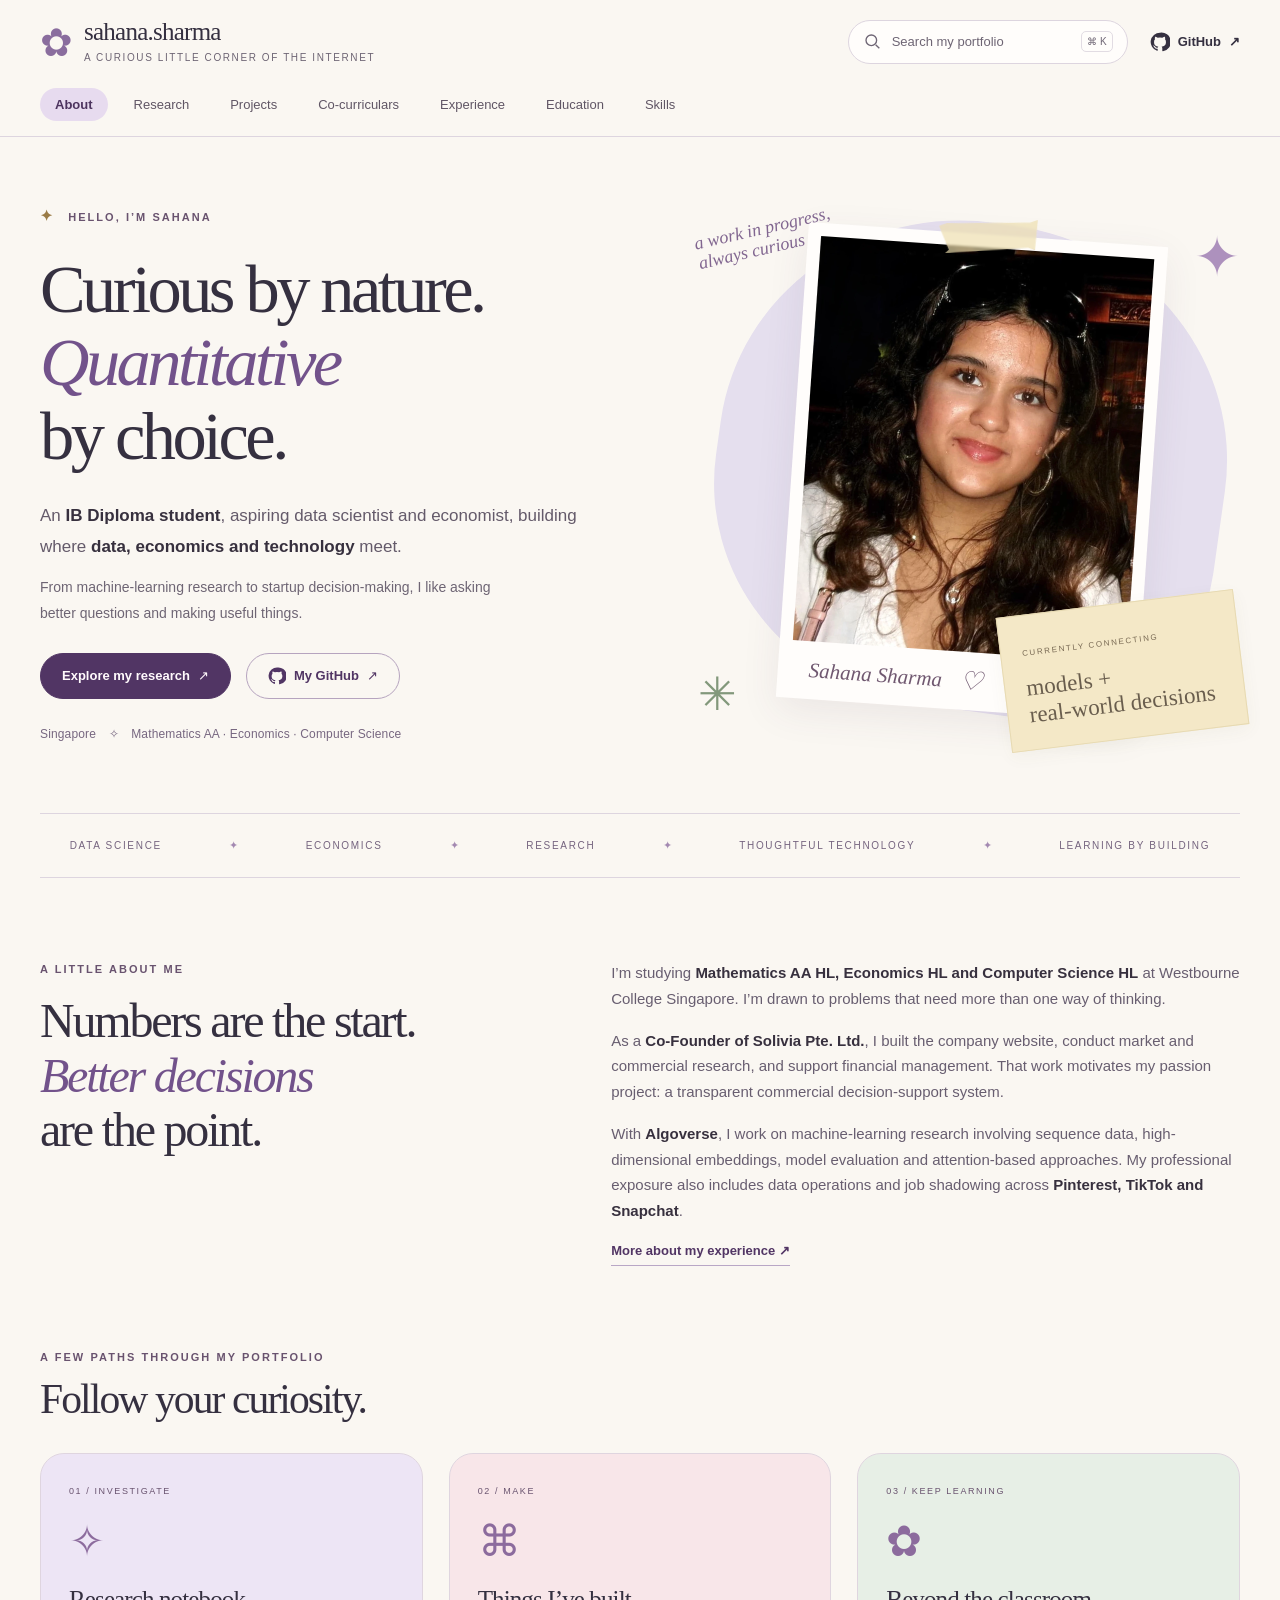
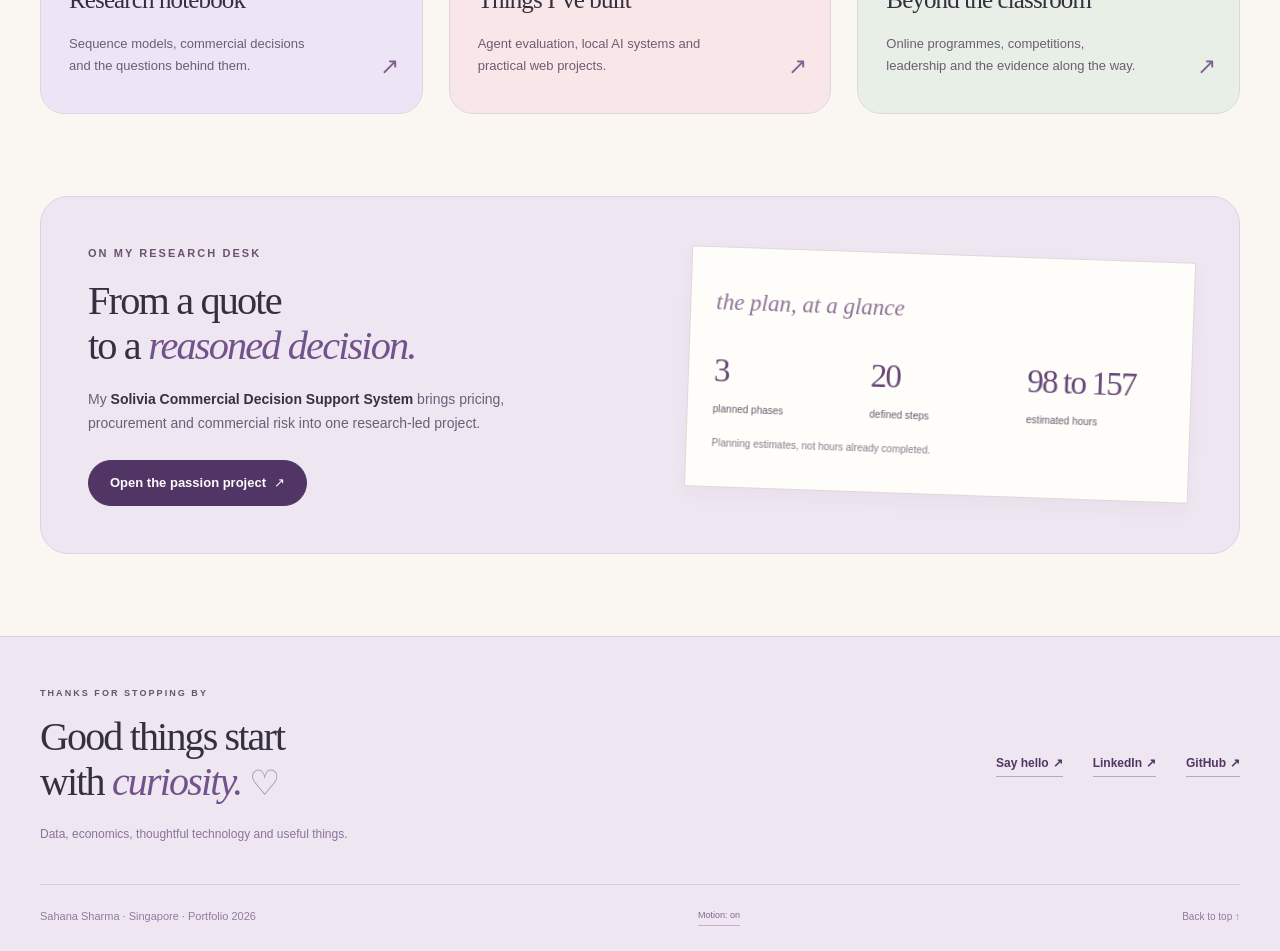
<file: index.html>
<!doctype html>
<html lang="en"><head><meta charset="utf-8"><meta name="viewport" content="width=device-width, initial-scale=1">
<title>About | Sahana Sharma</title><meta name="description" content="Sahana Sharma: IB Diploma student exploring data science, economics, machine learning and useful technology."><meta name="theme-color" content="#f9f6f1">
<link rel="icon" href="assets/favicon.svg" type="image/svg+xml"><link rel="stylesheet" href="assets/css/site.css">
<script>document.documentElement.classList.add('js');</script>
<script src="assets/js/search-index.js" defer></script><script src="assets/js/app.js" defer></script></head>
<body class="page-about" id="top"><a class="skip-link" href="#main">Skip to content</a>
<div class="reading-progress" aria-hidden="true"><span id="reading-progress"></span></div>
<header class="site-header"><div class="header-inner"><div class="header-top">
<a class="brand" href="index.html" aria-label="Sahana Sharma, About page"><span class="flower" aria-hidden="true">✿</span><span>sahana.sharma<small>a curious little corner of the internet</small></span></a>
<div class="header-actions"><button class="search-trigger" data-search-open aria-haspopup="dialog"><svg viewBox="0 0 24 24" fill="none" stroke="currentColor" stroke-width="1.7" aria-hidden="true"><circle cx="10.5" cy="10.5" r="6.7"/><path d="m16 16 4.6 4.6"/></svg><span>Search my portfolio</span><kbd>⌘ K</kbd></button>
<a href="https://github.com/sahanasharma" target="_blank" rel="noopener noreferrer" class="github-header" aria-label="Sahana Sharma on GitHub (opens in a new tab)"><svg viewBox="0 0 24 24" fill="currentColor" aria-hidden="true"><path d="M12 .8a11.2 11.2 0 0 0-3.54 21.83c.56.1.77-.24.77-.54v-2.1c-3.13.69-3.79-1.33-3.79-1.33-.51-1.3-1.24-1.64-1.24-1.64-1.02-.7.08-.69.08-.69 1.13.08 1.72 1.16 1.72 1.16 1 .1.52 2.02 3.27 1.43.1-.72.4-1.22.72-1.5-2.5-.29-5.14-1.25-5.14-5.57 0-1.23.44-2.23 1.16-3.01-.12-.29-.5-1.43.11-2.98 0 0 .95-.3 3.08 1.15a10.7 10.7 0 0 1 5.6 0c2.14-1.45 3.08-1.15 3.08-1.15.61 1.55.23 2.69.12 2.98.71.78 1.15 1.78 1.15 3.01 0 4.33-2.64 5.28-5.16 5.56.41.35.77 1.03.77 2.08v3.1c0 .3.2.65.78.54A11.2 11.2 0 0 0 12 .8Z"/></svg><span>GitHub</span><span aria-hidden="true">↗</span></a>
<button class="menu-toggle" aria-controls="site-nav" aria-expanded="false" aria-label="Open navigation"><span></span><span></span></button></div></div>
<nav class="main-nav" id="site-nav" aria-label="Main navigation"><a href="index.html" aria-current="page">About</a><a href="research.html">Research</a><a href="projects.html">Projects</a><a href="co-curriculars.html">Co-curriculars</a><a href="experience.html">Experience</a><a href="education.html">Education</a><a href="skills.html">Skills</a></nav></div></header>
<main id="main" class="site-main" tabindex="-1">
<section class="home-hero" id="about" data-index-title="About Sahana Sharma" data-index-category="About" data-index-keywords="IBDP data scientist economist founder Singapore">
<div class="hero-copy"><p class="eyebrow"><span class="tiny-spark" aria-hidden="true">✦</span> hello, I’m Sahana</p><h1>Curious by nature.<br><em>Quantitative</em><br>by choice.</h1>
<p class="hero-intro">An <strong>IB Diploma student</strong>, aspiring data scientist and economist, building where <strong>data, economics and technology</strong> meet.</p><p class="hero-sub">From machine-learning research to startup decision-making, I like asking better questions and making useful things.</p>
<div class="button-row"><a class="button" href="research.html">Explore my research<span aria-hidden="true"> ↗</span></a><a class="button button-outline" href="https://github.com/sahanasharma" target="_blank" rel="noopener noreferrer"><svg viewBox="0 0 24 24" fill="currentColor" aria-hidden="true"><path d="M12 .8a11.2 11.2 0 0 0-3.54 21.83c.56.1.77-.24.77-.54v-2.1c-3.13.69-3.79-1.33-3.79-1.33-.51-1.3-1.24-1.64-1.24-1.64-1.02-.7.08-.69.08-.69 1.13.08 1.72 1.16 1.72 1.16 1 .1.52 2.02 3.27 1.43.1-.72.4-1.22.72-1.5-2.5-.29-5.14-1.25-5.14-5.57 0-1.23.44-2.23 1.16-3.01-.12-.29-.5-1.43.11-2.98 0 0 .95-.3 3.08 1.15a10.7 10.7 0 0 1 5.6 0c2.14-1.45 3.08-1.15 3.08-1.15.61 1.55.23 2.69.12 2.98.71.78 1.15 1.78 1.15 3.01 0 4.33-2.64 5.28-5.16 5.56.41.35.77 1.03.77 2.08v3.1c0 .3.2.65.78.54A11.2 11.2 0 0 0 12 .8Z"/></svg> My GitHub<span aria-hidden="true"> ↗</span></a></div><div class="hero-caption">Singapore <span aria-hidden="true">✧</span> Mathematics AA · Economics · Computer Science</div></div>
<div class="portrait-composition"><span class="orbit-note" aria-hidden="true">a work in progress,<br>always curious</span><span class="deco-star one" aria-hidden="true">✦</span><div class="portrait-paper"><div class="tape" aria-hidden="true"></div><img src="assets/portrait.webp" width="650" height="800" alt="Sahana Sharma" fetchpriority="high"><div class="portrait-label">Sahana Sharma <span aria-hidden="true">♡</span></div></div><div class="portrait-note"><span class="note-caption">currently connecting</span><strong>models +<br>real-world decisions</strong><span class="note-doodle" aria-hidden="true">↗ ✧</span></div><span class="deco-star two" aria-hidden="true">✳</span></div>
</section>
<div class="ticker-strip" aria-hidden="true"><span>data science</span>✦<span>economics</span>✦<span>research</span>✦<span>thoughtful technology</span>✦<span>learning by building</span></div>
<section class="section about-story" id="my-story" data-index-title="My story: economics, data and building" data-index-category="About" data-index-keywords="Solivia co founder Algoverse internship"><div><p class="eyebrow">a little about me</p><h2>Numbers are the start.<br><em>Better decisions</em><br>are the point.</h2></div><div class="story-text"><p>I’m studying <strong>Mathematics AA HL, Economics HL and Computer Science HL</strong> at Westbourne College Singapore. I’m drawn to problems that need more than one way of thinking.</p><p>As a <strong>Co-Founder of Solivia Pte. Ltd.</strong>, I built the company website, conduct market and commercial research, and support financial management. That work motivates my passion project: a transparent commercial decision-support system.</p><p>With <strong>Algoverse</strong>, I work on machine-learning research involving sequence data, high-dimensional embeddings, model evaluation and attention-based approaches. My professional exposure also includes data operations and job shadowing across <strong>Pinterest, TikTok and Snapchat</strong>.</p><a class="text-link" href="experience.html">More about my experience<span aria-hidden="true"> ↗</span></a></div></section>
<section class="section"><div class="section-heading"><div><p class="eyebrow">a few paths through my portfolio</p><h2>Follow your curiosity.</h2></div></div><div class="grid three path-grid">
<a class="path-card lavender" href="research.html"><span class="card-number">01 / investigate</span><span class="path-symbol" aria-hidden="true">✧</span><h3>Research notebook</h3><p>Sequence models, commercial decisions and the questions behind them.</p><span class="path-arrow" aria-hidden="true">↗</span></a>
<a class="path-card pink" href="projects.html"><span class="card-number">02 / make</span><span class="path-symbol" aria-hidden="true">⌘</span><h3>Things I’ve built</h3><p>Agent evaluation, local AI systems and practical web projects.</p><span class="path-arrow" aria-hidden="true">↗</span></a>
<a class="path-card green" href="co-curriculars.html"><span class="card-number">03 / keep learning</span><span class="path-symbol" aria-hidden="true">✿</span><h3>Beyond the classroom</h3><p>Online programmes, competitions, leadership and the evidence along the way.</p><span class="path-arrow" aria-hidden="true">↗</span></a>
</div></section>
<section class="section"><div class="spotlight"><div><p class="eyebrow">on my research desk</p><h2>From a quote<br>to a <em>reasoned decision.</em></h2><p>My <strong>Solivia Commercial Decision Support System</strong> brings pricing, procurement and commercial risk into one research-led project.</p><a class="button" href="passion-project.html">Open the passion project<span aria-hidden="true"> ↗</span></a></div><div class="spotlight-note"><span class="hand-note">the plan, at a glance</span><div class="stat-strip"><div><strong>3</strong><span>planned phases</span></div><div><strong>20</strong><span>defined steps</span></div><div><strong>98 to 157</strong><span>estimated hours</span></div></div><p>Planning estimates, not hours already completed.</p></div></div></section>
</main>
<footer class="site-footer" id="contact"><div class="footer-inner"><div><p class="eyebrow">thanks for stopping by</p><h2>Good things start<br>with <em>curiosity.</em> <span aria-hidden="true">♡</span></h2><p>Data, economics, thoughtful technology and useful things.</p></div>
<div class="footer-links"><a class="text-link" href="mailto:sahana2008lol@gmail.com">Say hello<span aria-hidden="true"> ↗</span></a><a class="text-link" href="https://linkedin.com/in/sahana-sharma08" target="_blank" rel="noopener noreferrer">LinkedIn<span aria-hidden="true"> ↗</span></a><a class="text-link" href="https://github.com/sahanasharma" target="_blank" rel="noopener noreferrer">GitHub<span aria-hidden="true"> ↗</span></a></div></div>
<div class="footer-bottom"><span>Sahana Sharma · Singapore · Portfolio 2026</span><button id="motion-toggle" class="quiet-button" aria-pressed="false">Motion: on</button><a href="#top">Back to top ↑</a></div></footer>
<dialog id="search-dialog" class="search-dialog" aria-labelledby="search-heading"><div class="search-head"><h2 id="search-heading">Find a little something.</h2><button data-dialog-close class="icon-button" aria-label="Close search">×</button></div>
<label class="sr-only" for="global-search">Search all portfolio pages</label><div class="search-input-wrap"><svg viewBox="0 0 24 24" fill="none" stroke="currentColor" stroke-width="1.7" aria-hidden="true"><circle cx="10.5" cy="10.5" r="6.7"/><path d="m16 16 4.6 4.6"/></svg><input id="global-search" type="search" placeholder="Try Solivia, SQL, certificates or privacy…" autocomplete="off" spellcheck="false" aria-controls="search-results" aria-describedby="search-help search-status"></div>
<p id="search-help" class="search-help">Search every page. Use ↑ and ↓ to choose, Enter to open, Esc to close.</p><div id="search-suggestions" class="search-suggestions"><span>A few starting points</span><button data-query="Solivia">Solivia</button><button data-query="Algoverse">Algoverse</button><button data-query="certificates">Certificates</button><button data-query="privacy">Privacy</button></div>
<p id="search-status" class="sr-only" role="status" aria-live="polite"></p><div id="search-results" class="search-results"></div><div class="search-foot"><span>Research, projects, learning and everything in between.</span><span id="search-timing"></span></div></dialog>
<dialog id="certificate-dialog" class="certificate-dialog" aria-labelledby="certificate-title"><div class="search-head"><h2 id="certificate-title">Certificate preview</h2><button data-dialog-close class="icon-button" aria-label="Close certificate preview">×</button></div><img id="certificate-image" src="assets/previews/ntt-data-hack-the-future-first-place.webp" alt=""><div class="certificate-dialog-footer"><p>Preview of the supplied evidence. Open the original for full resolution.</p><a id="certificate-original" href="assets/certificates/ntt-data-hack-the-future-first-place.jpg" class="button" target="_blank" rel="noopener noreferrer">Open original ↗</a></div></dialog>
<noscript><p class="noscript">All pages and certificate links work without JavaScript. Search, filters and the scenario calculator require JavaScript.</p></noscript>
</body></html>
</file>
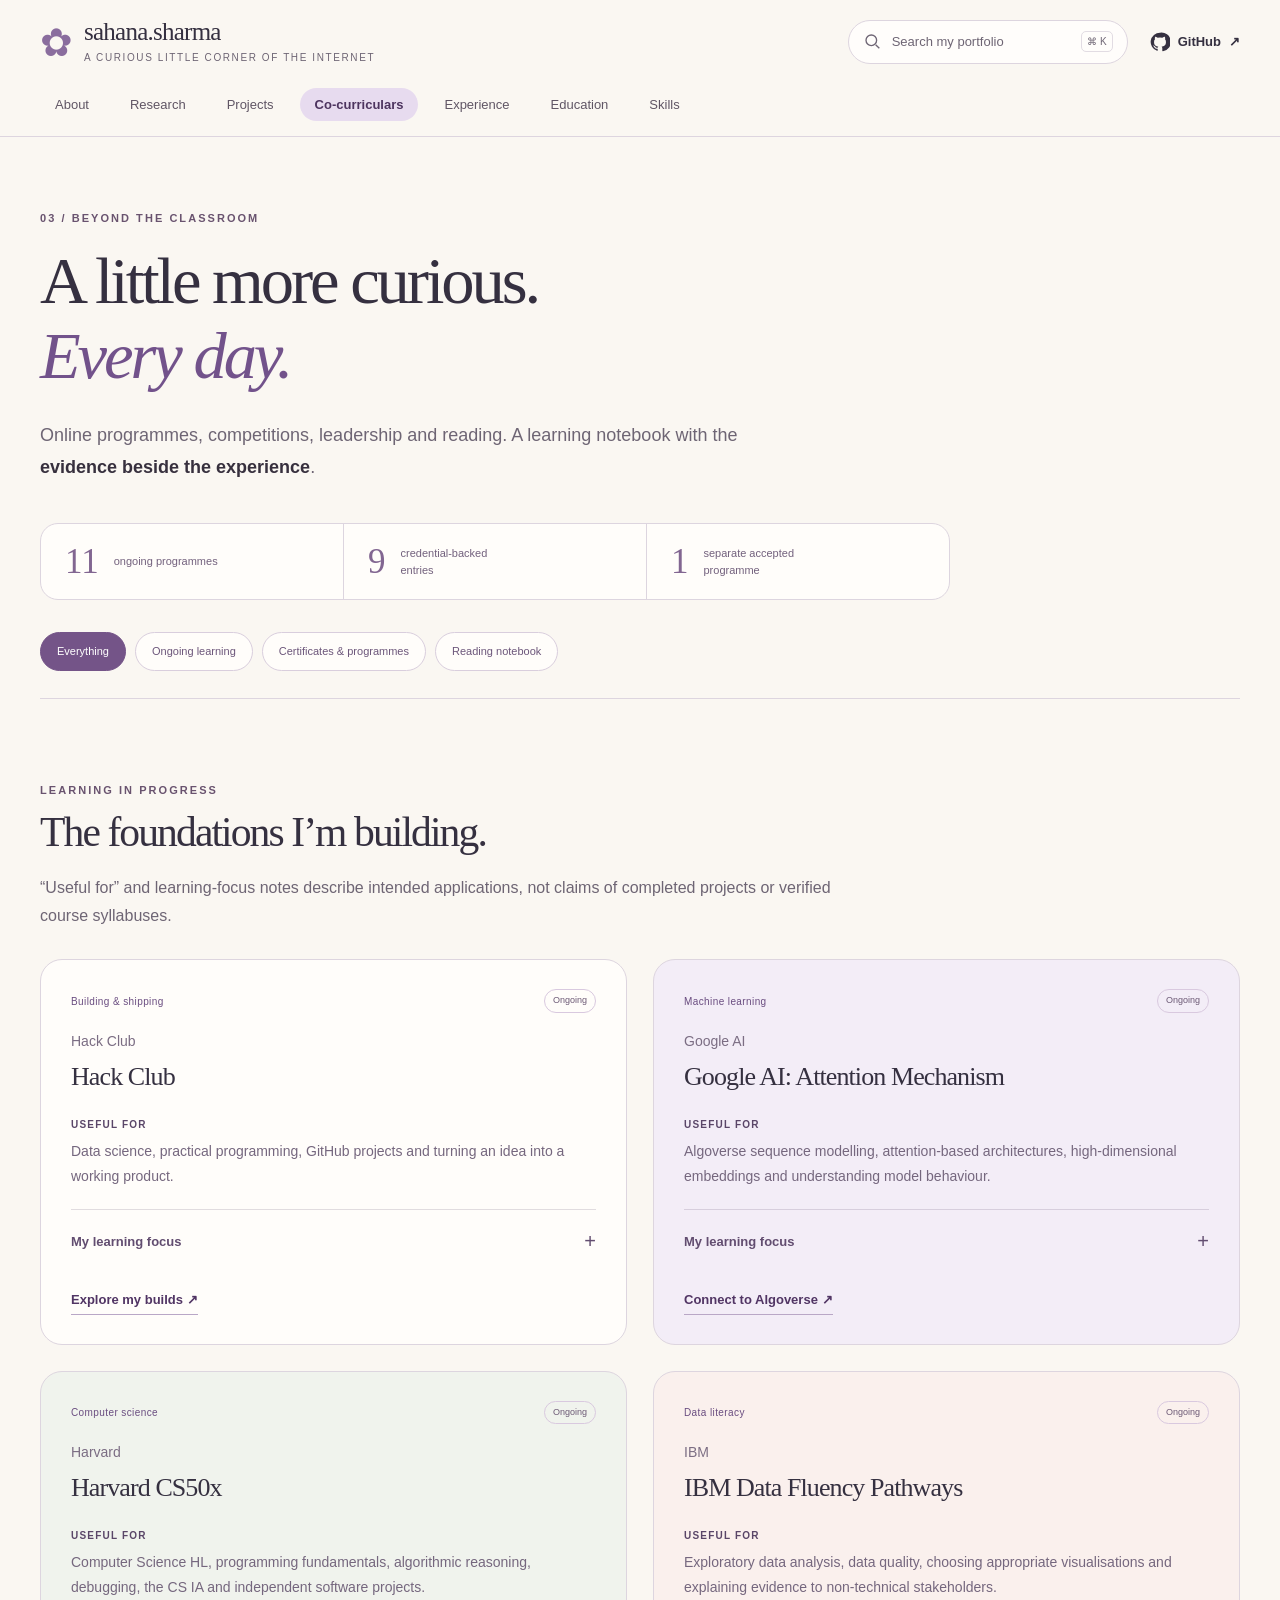
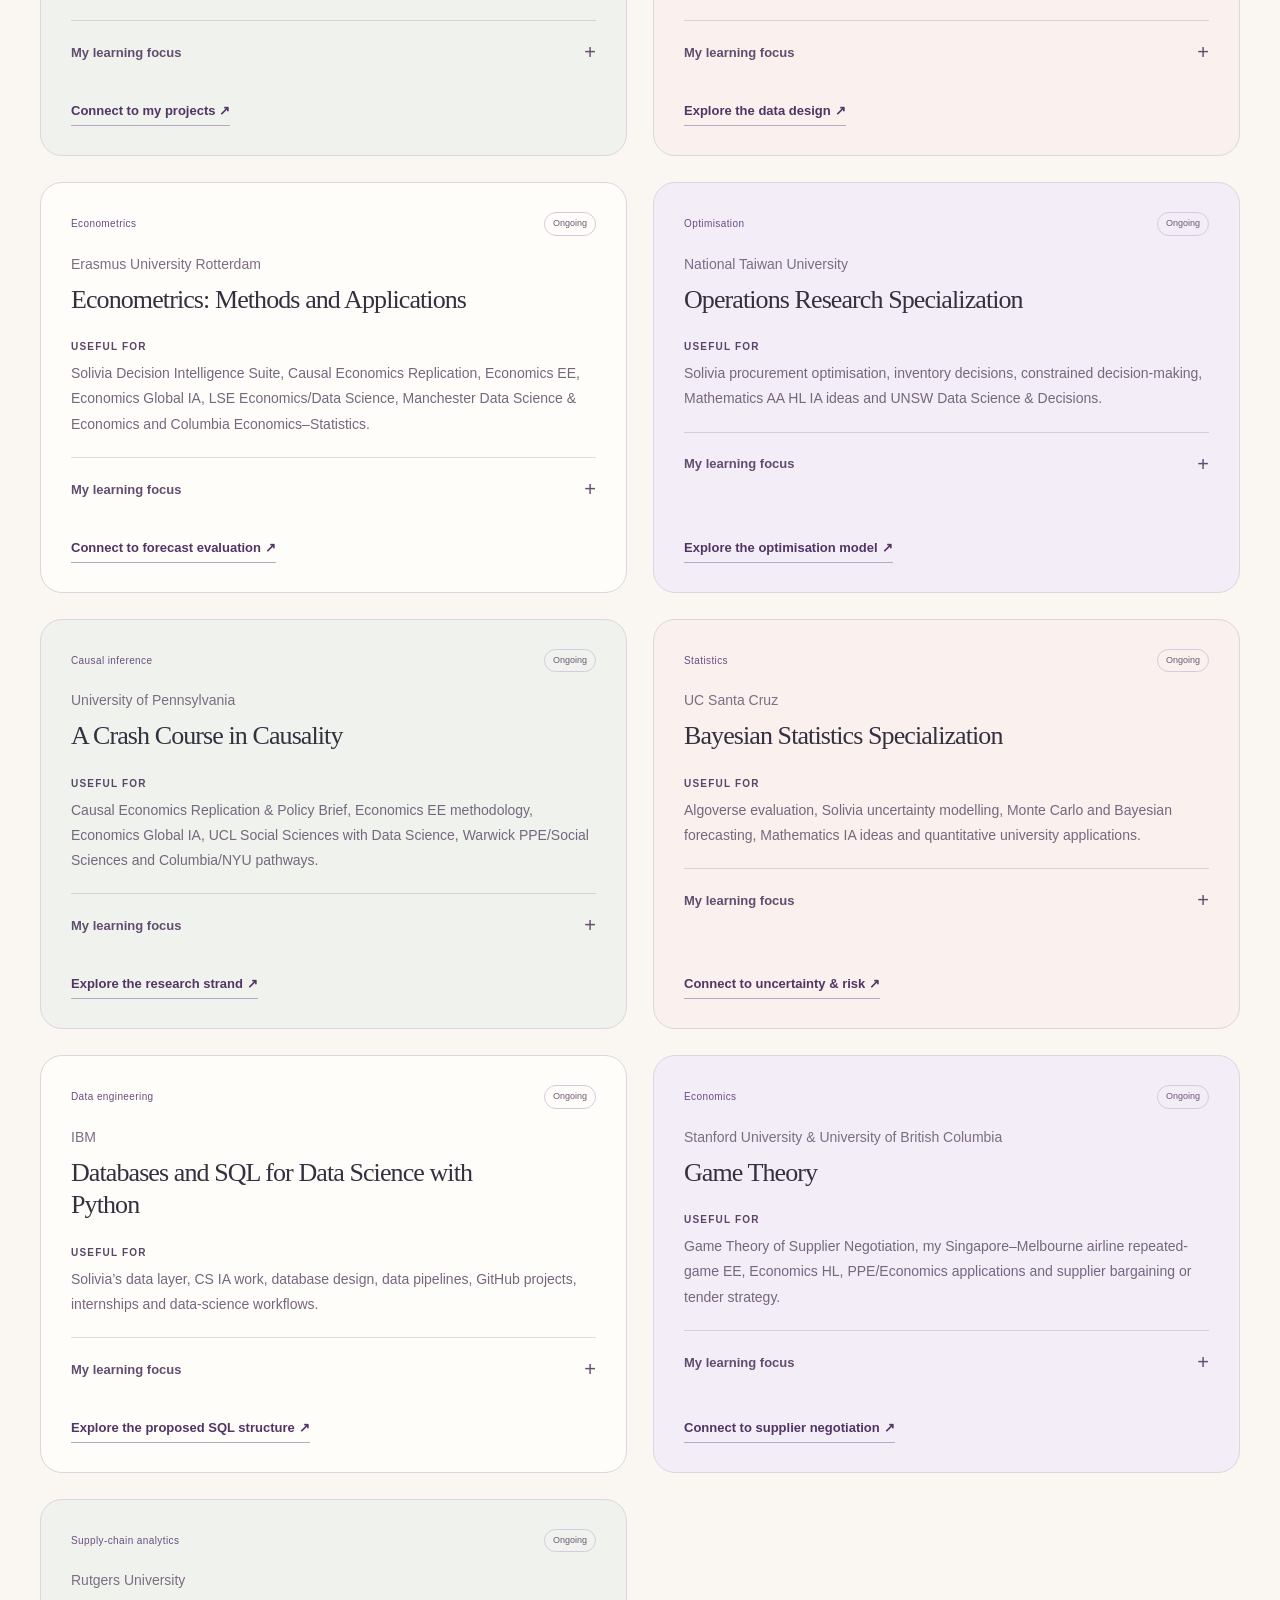
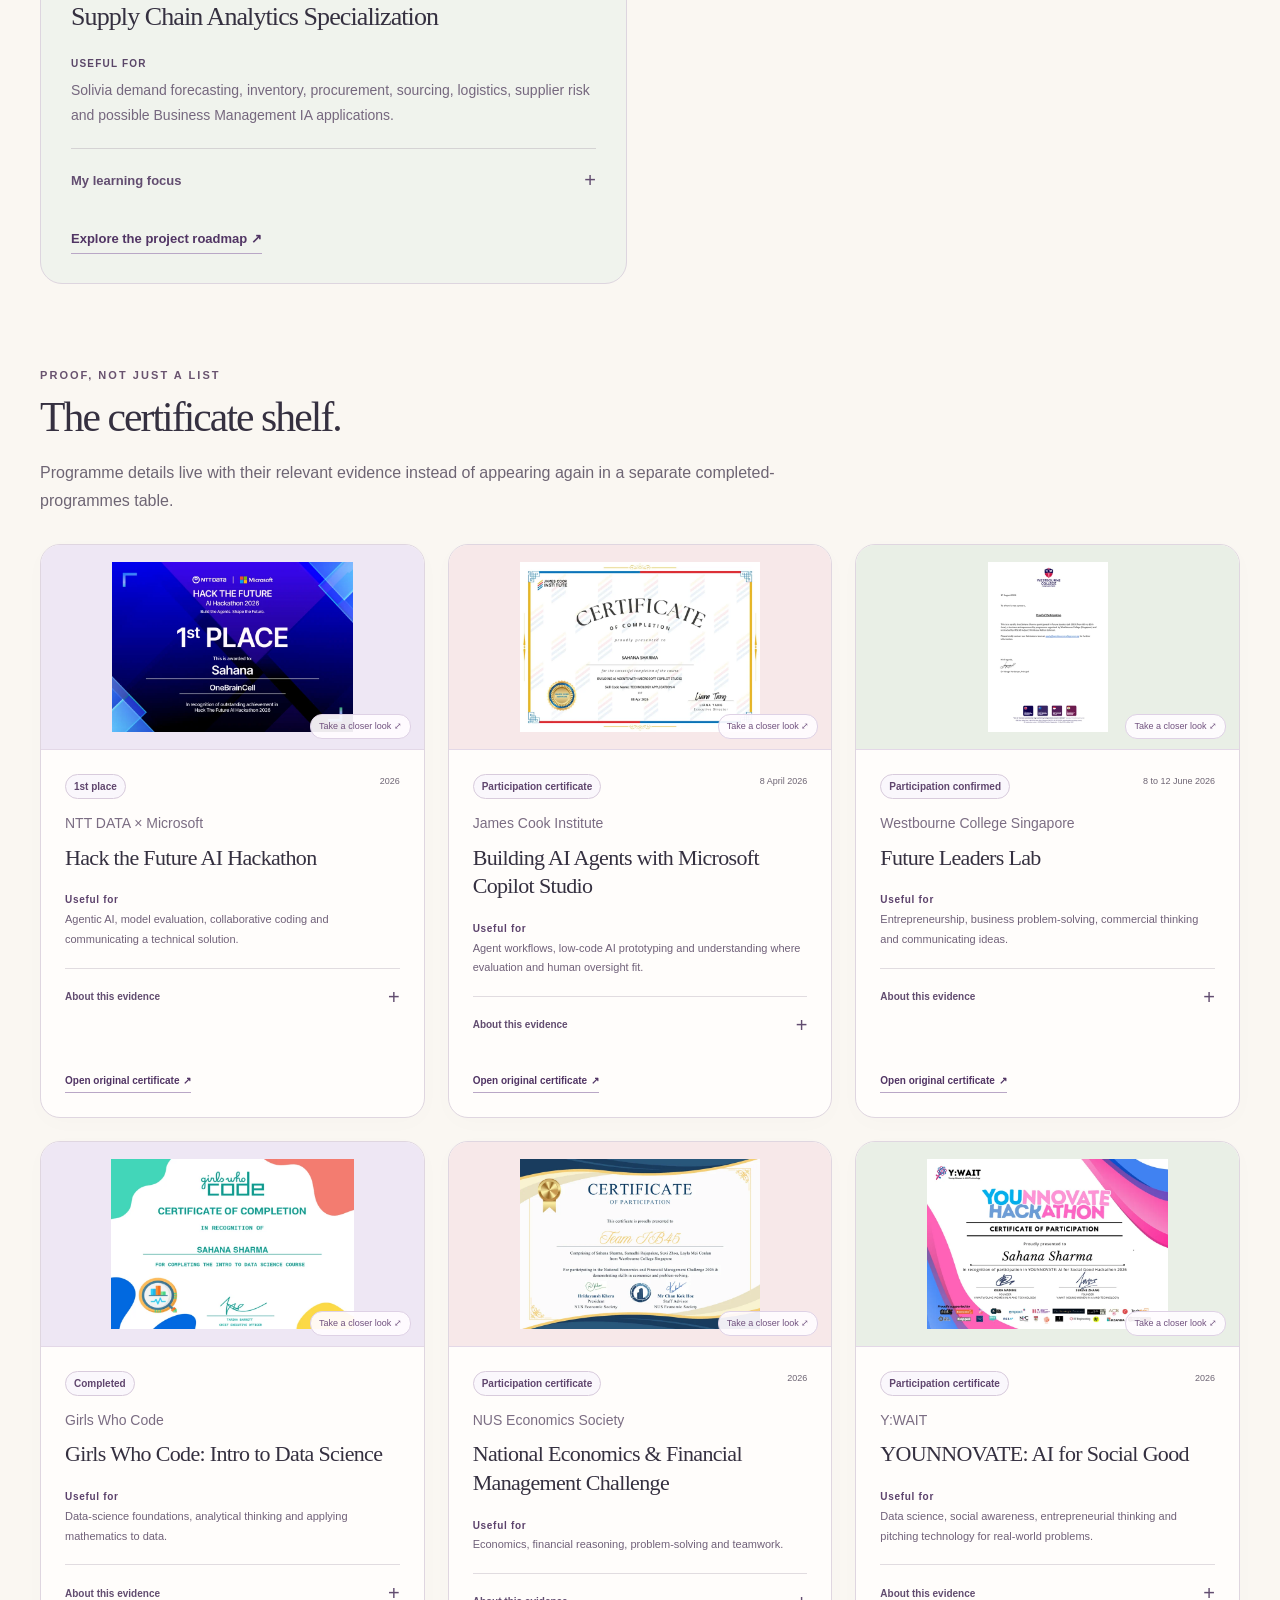
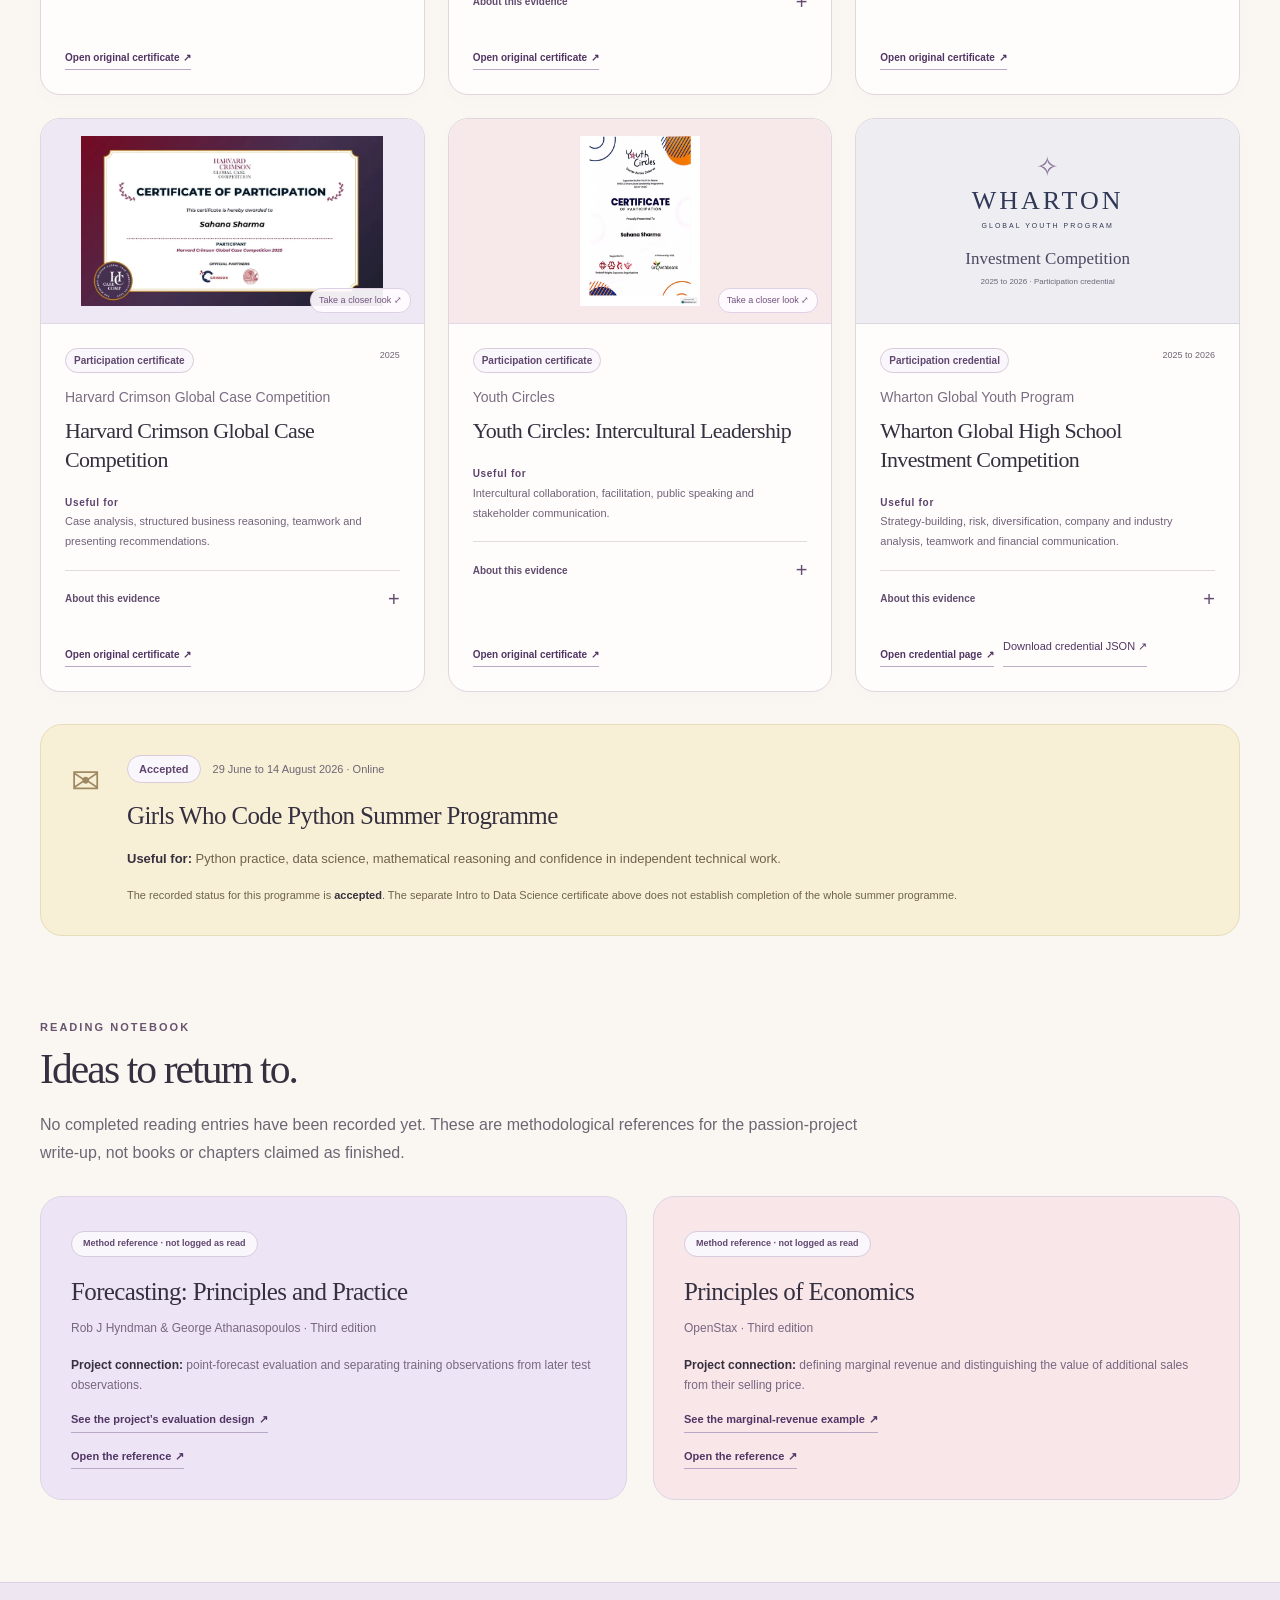
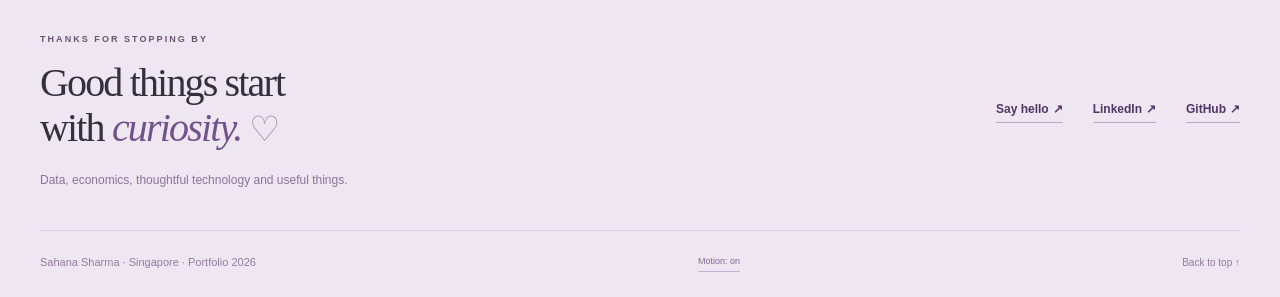
<file: co-curriculars.html>
<!doctype html>
<html lang="en"><head><meta charset="utf-8"><meta name="viewport" content="width=device-width, initial-scale=1">
<title>Co-curriculars | Sahana Sharma</title><meta name="description" content="Programmes, certificates, competitions and a reading notebook. Sahana Sharma’s learning beyond the classroom."><meta name="theme-color" content="#f9f6f1">
<link rel="icon" href="assets/favicon.svg" type="image/svg+xml"><link rel="stylesheet" href="assets/css/site.css">
<script>document.documentElement.classList.add('js');</script>
<script src="assets/js/search-index.js" defer></script><script src="assets/js/app.js" defer></script></head>
<body class="" id="top"><a class="skip-link" href="#main">Skip to content</a>
<div class="reading-progress" aria-hidden="true"><span id="reading-progress"></span></div>
<header class="site-header"><div class="header-inner"><div class="header-top">
<a class="brand" href="index.html" aria-label="Sahana Sharma, About page"><span class="flower" aria-hidden="true">✿</span><span>sahana.sharma<small>a curious little corner of the internet</small></span></a>
<div class="header-actions"><button class="search-trigger" data-search-open aria-haspopup="dialog"><svg viewBox="0 0 24 24" fill="none" stroke="currentColor" stroke-width="1.7" aria-hidden="true"><circle cx="10.5" cy="10.5" r="6.7"/><path d="m16 16 4.6 4.6"/></svg><span>Search my portfolio</span><kbd>⌘ K</kbd></button>
<a href="https://github.com/sahanasharma" target="_blank" rel="noopener noreferrer" class="github-header" aria-label="Sahana Sharma on GitHub (opens in a new tab)"><svg viewBox="0 0 24 24" fill="currentColor" aria-hidden="true"><path d="M12 .8a11.2 11.2 0 0 0-3.54 21.83c.56.1.77-.24.77-.54v-2.1c-3.13.69-3.79-1.33-3.79-1.33-.51-1.3-1.24-1.64-1.24-1.64-1.02-.7.08-.69.08-.69 1.13.08 1.72 1.16 1.72 1.16 1 .1.52 2.02 3.27 1.43.1-.72.4-1.22.72-1.5-2.5-.29-5.14-1.25-5.14-5.57 0-1.23.44-2.23 1.16-3.01-.12-.29-.5-1.43.11-2.98 0 0 .95-.3 3.08 1.15a10.7 10.7 0 0 1 5.6 0c2.14-1.45 3.08-1.15 3.08-1.15.61 1.55.23 2.69.12 2.98.71.78 1.15 1.78 1.15 3.01 0 4.33-2.64 5.28-5.16 5.56.41.35.77 1.03.77 2.08v3.1c0 .3.2.65.78.54A11.2 11.2 0 0 0 12 .8Z"/></svg><span>GitHub</span><span aria-hidden="true">↗</span></a>
<button class="menu-toggle" aria-controls="site-nav" aria-expanded="false" aria-label="Open navigation"><span></span><span></span></button></div></div>
<nav class="main-nav" id="site-nav" aria-label="Main navigation"><a href="index.html">About</a><a href="research.html">Research</a><a href="projects.html">Projects</a><a href="co-curriculars.html" aria-current="page">Co-curriculars</a><a href="experience.html">Experience</a><a href="education.html">Education</a><a href="skills.html">Skills</a></nav></div></header>
<main id="main" class="site-main" tabindex="-1"><header class="page-heading "><p class="eyebrow">03 / beyond the classroom</p><h1>A little more curious.<br><em>Every day.</em></h1><p class="page-deck">Online programmes, competitions, leadership and reading. A learning notebook with the <strong>evidence beside the experience</strong>.</p></header>
<div class="learning-summary"><a href="#ongoing"><strong>11</strong><span>ongoing programmes</span></a><a href="#certificates"><strong>9</strong><span>credential-backed entries</span></a><a href="#girls-who-code-summer"><strong>1</strong><span>separate accepted programme</span></a></div>
<div class="filter-bar" aria-label="Filter learning categories"><button class="filter-chip active" data-learning-filter="all" aria-pressed="true">Everything</button><button class="filter-chip" data-learning-filter="ongoing" aria-pressed="false">Ongoing learning</button><button class="filter-chip" data-learning-filter="certificates" aria-pressed="false">Certificates & programmes</button><button class="filter-chip" data-learning-filter="readings" aria-pressed="false">Reading notebook</button></div><p id="filter-status" class="sr-only" role="status"></p>
<section class="section" id="ongoing" data-learning-section="ongoing"><div class="section-heading"><div><p class="eyebrow">learning in progress</p><h2>The foundations I’m building.</h2><p>“Useful for” and learning-focus notes describe intended applications, not claims of completed projects or verified course syllabuses.</p></div></div><div class="grid two course-grid"><article class="course-card" id="course-hack-club" data-index-title="Hack Club" data-index-category="Co-curriculars" data-index-keywords="Building &amp; shipping ongoing programme course online learning"><div class="card-meta"><span class="course-area">Building &amp; shipping</span><span class="small-status">Ongoing</span></div><p class="provider">Hack Club</p><h3>Hack Club</h3><p class="course-use"><strong>Useful for</strong><br>Data science, practical programming, GitHub projects and turning an idea into a working product.</p><details class="detail-box"><summary>My learning focus <span aria-hidden="true">+</span></summary><div class="detail-body"><p>Spend 30 to 35 hours hacking and shipping projects. My focus is on a small, usable build with clear documentation, rather than collecting another unfinished prototype.</p><span class="priority-note">Project practice</span></div></details><a class="text-link" href="projects.html">Explore my builds<span aria-hidden="true"> ↗</span></a></article><article class="course-card" id="course-google-attention" data-index-title="Google AI: Attention Mechanism" data-index-category="Co-curriculars" data-index-keywords="Machine learning ongoing programme course online learning"><div class="card-meta"><span class="course-area">Machine learning</span><span class="small-status">Ongoing</span></div><p class="provider">Google AI</p><h3>Google AI: Attention Mechanism</h3><p class="course-use"><strong>Useful for</strong><br>Algoverse sequence modelling, attention-based architectures, high-dimensional embeddings and understanding model behaviour.</p><details class="detail-box"><summary>My learning focus <span aria-hidden="true">+</span></summary><div class="detail-body"><p>Strengthen my understanding of how attention assigns relevance across a sequence and how this affects a model’s predictions. Use this learning to make clearer modelling and evaluation decisions.</p><span class="priority-note">Technical foundations</span></div></details><a class="text-link" href="research.html#algoverse">Connect to Algoverse<span aria-hidden="true"> ↗</span></a></article><article class="course-card" id="course-harvard-cs50x" data-index-title="Harvard CS50x" data-index-category="Co-curriculars" data-index-keywords="Computer science ongoing programme course online learning"><div class="card-meta"><span class="course-area">Computer science</span><span class="small-status">Ongoing</span></div><p class="provider">Harvard</p><h3>Harvard CS50x</h3><p class="course-use"><strong>Useful for</strong><br>Computer Science HL, programming fundamentals, algorithmic reasoning, debugging, the CS IA and independent software projects.</p><details class="detail-box"><summary>My learning focus <span aria-hidden="true">+</span></summary><div class="detail-body"><p>Build a more systematic approach to problem decomposition and implementation. Apply the foundations to cleaner, more reliable project code.</p><span class="priority-note">Technical foundations</span></div></details><a class="text-link" href="projects.html">Connect to my projects<span aria-hidden="true"> ↗</span></a></article><article class="course-card" id="course-ibm-data-fluency" data-index-title="IBM Data Fluency Pathways" data-index-category="Co-curriculars" data-index-keywords="Data literacy ongoing programme course online learning"><div class="card-meta"><span class="course-area">Data literacy</span><span class="small-status">Ongoing</span></div><p class="provider">IBM</p><h3>IBM Data Fluency Pathways</h3><p class="course-use"><strong>Useful for</strong><br>Exploratory data analysis, data quality, choosing appropriate visualisations and explaining evidence to non-technical stakeholders.</p><details class="detail-box"><summary>My learning focus <span aria-hidden="true">+</span></summary><div class="detail-body"><p>Practise moving from a question to a dataset, an analysis and a clearly communicated finding. Apply the same discipline to Solivia’s commercial information.</p><span class="priority-note">Technical foundations</span></div></details><a class="text-link" href="passion-project.html#data-design">Explore the data design<span aria-hidden="true"> ↗</span></a></article><article class="course-card" id="course-econometrics" data-index-title="Econometrics: Methods and Applications: Erasmus University Rotterdam" data-index-category="Co-curriculars" data-index-keywords="Econometrics ongoing programme course online learning"><div class="card-meta"><span class="course-area">Econometrics</span><span class="small-status">Ongoing</span></div><p class="provider">Erasmus University Rotterdam</p><h3>Econometrics: Methods and Applications</h3><p class="course-use"><strong>Useful for</strong><br>Solivia Decision Intelligence Suite, Causal Economics Replication, Economics EE, Economics Global IA, LSE Economics/Data Science, Manchester Data Science &amp; Economics and Columbia Economics–Statistics.</p><details class="detail-box"><summary>My learning focus <span aria-hidden="true">+</span></summary><div class="detail-body"><p>Develop regression, model specification, endogeneity and time-series reasoning. My aim is a stronger empirical basis for economics research, with assumptions and limitations made explicit.</p><span class="priority-note">Highest priority</span></div></details><a class="text-link" href="passion-project.html#forecasting">Connect to forecast evaluation<span aria-hidden="true"> ↗</span></a></article><article class="course-card" id="course-operations-research" data-index-title="Operations Research Specialization: National Taiwan University" data-index-category="Co-curriculars" data-index-keywords="Optimisation ongoing programme course online learning"><div class="card-meta"><span class="course-area">Optimisation</span><span class="small-status">Ongoing</span></div><p class="provider">National Taiwan University</p><h3>Operations Research Specialization</h3><p class="course-use"><strong>Useful for</strong><br>Solivia procurement optimisation, inventory decisions, constrained decision-making, Mathematics AA HL IA ideas and UNSW Data Science &amp; Decisions.</p><details class="detail-box"><summary>My learning focus <span aria-hidden="true">+</span></summary><div class="detail-body"><p>Work with objective functions, constraints and linear or integer decision models. Move beyond predicting an outcome to choosing a feasible action.</p><span class="priority-note">Highest priority</span></div></details><a class="text-link" href="passion-project.html#optimisation">Explore the optimisation model<span aria-hidden="true"> ↗</span></a></article><article class="course-card" id="course-causality" data-index-title="A Crash Course in Causality: University of Pennsylvania" data-index-category="Co-curriculars" data-index-keywords="Causal inference ongoing programme course online learning"><div class="card-meta"><span class="course-area">Causal inference</span><span class="small-status">Ongoing</span></div><p class="provider">University of Pennsylvania</p><h3>A Crash Course in Causality</h3><p class="course-use"><strong>Useful for</strong><br>Causal Economics Replication &amp; Policy Brief, Economics EE methodology, Economics Global IA, UCL Social Sciences with Data Science, Warwick PPE/Social Sciences and Columbia/NYU pathways.</p><details class="detail-box"><summary>My learning focus <span aria-hidden="true">+</span></summary><div class="detail-body"><p>Distinguish correlation from causation through confounding, treatment effects, observational data and research design. Use these ideas to make research claims more defensible.</p><span class="priority-note">Highest priority</span></div></details><a class="text-link" href="research.html#causal-economics">Explore the research strand<span aria-hidden="true"> ↗</span></a></article><article class="course-card" id="course-bayesian-statistics" data-index-title="Bayesian Statistics Specialization: UC Santa Cruz" data-index-category="Co-curriculars" data-index-keywords="Statistics ongoing programme course online learning"><div class="card-meta"><span class="course-area">Statistics</span><span class="small-status">Ongoing</span></div><p class="provider">UC Santa Cruz</p><h3>Bayesian Statistics Specialization</h3><p class="course-use"><strong>Useful for</strong><br>Algoverse evaluation, Solivia uncertainty modelling, Monte Carlo and Bayesian forecasting, Mathematics IA ideas and quantitative university applications.</p><details class="detail-box"><summary>My learning focus <span aria-hidden="true">+</span></summary><div class="detail-body"><p>Develop probability, uncertainty estimation and probabilistic reasoning. Prioritise statistical depth over another generic machine-learning certificate.</p><span class="priority-note">Very high priority</span></div></details><a class="text-link" href="passion-project.html#inventory-risk">Connect to uncertainty & risk<span aria-hidden="true"> ↗</span></a></article><article class="course-card" id="course-ibm-sql" data-index-title="Databases and SQL for Data Science with Python: IBM" data-index-category="Co-curriculars" data-index-keywords="Data engineering ongoing programme course online learning"><div class="card-meta"><span class="course-area">Data engineering</span><span class="small-status">Ongoing</span></div><p class="provider">IBM</p><h3>Databases and SQL for Data Science with Python</h3><p class="course-use"><strong>Useful for</strong><br>Solivia’s data layer, CS IA work, database design, data pipelines, GitHub projects, internships and data-science workflows.</p><details class="detail-box"><summary>My learning focus <span aria-hidden="true">+</span></summary><div class="detail-body"><p>Build the SQL skills needed to organise linked commercial records, query them consistently and make the data layer easier to maintain.</p><span class="priority-note">Core applied skill</span></div></details><a class="text-link" href="passion-project.html#data-design">Explore the proposed SQL structure<span aria-hidden="true"> ↗</span></a></article><article class="course-card" id="course-game-theory" data-index-title="Game Theory: Stanford University &amp; University of British Columbia" data-index-category="Co-curriculars" data-index-keywords="Economics ongoing programme course online learning"><div class="card-meta"><span class="course-area">Economics</span><span class="small-status">Ongoing</span></div><p class="provider">Stanford University &amp; University of British Columbia</p><h3>Game Theory</h3><p class="course-use"><strong>Useful for</strong><br>Game Theory of Supplier Negotiation, my Singapore–Melbourne airline repeated-game EE, Economics HL, PPE/Economics applications and supplier bargaining or tender strategy.</p><details class="detail-box"><summary>My learning focus <span aria-hidden="true">+</span></summary><div class="detail-body"><p>Study strategic interaction, Nash equilibrium, repeated games, Bayesian games and auctions. Connect the theory to airline competition and supplier negotiations.</p><span class="priority-note">Core applied skill</span></div></details><a class="text-link" href="research.html#game-theory-research">Connect to supplier negotiation<span aria-hidden="true"> ↗</span></a></article><article class="course-card" id="course-supply-chain" data-index-title="Supply Chain Analytics Specialization: Rutgers University" data-index-category="Co-curriculars" data-index-keywords="Supply-chain analytics ongoing programme course online learning"><div class="card-meta"><span class="course-area">Supply-chain analytics</span><span class="small-status">Ongoing</span></div><p class="provider">Rutgers University</p><h3>Supply Chain Analytics Specialization</h3><p class="course-use"><strong>Useful for</strong><br>Solivia demand forecasting, inventory, procurement, sourcing, logistics, supplier risk and possible Business Management IA applications.</p><details class="detail-box"><summary>My learning focus <span aria-hidden="true">+</span></summary><div class="detail-body"><p>Make the Solivia decision model more operationally realistic. Connect quantitative methods to the constraints of sourcing, delivery and working capital.</p><span class="priority-note">Applied project depth</span></div></details><a class="text-link" href="passion-project.html#roadmap">Explore the project roadmap<span aria-hidden="true"> ↗</span></a></article></div></section>
<section class="section" id="certificates" data-learning-section="certificates"><div class="section-heading"><div><p class="eyebrow">proof, not just a list</p><h2>The certificate shelf.</h2><p>Programme details live with their relevant evidence instead of appearing again in a separate completed-programmes table.</p></div></div><div class="grid three certificate-grid"><article class="certificate-card" id="cert-hack-the-future" data-index-title="Hack the Future AI Hackathon certificate" data-index-category="Certificates" data-index-keywords="NTT DATA × Microsoft Award certificate 1st place completed evidence" ><button class="certificate-preview" data-certificate-preview="assets/previews/ntt-data-hack-the-future-first-place.webp" data-original="assets/certificates/ntt-data-hack-the-future-first-place.jpg" data-title="Hack the Future AI Hackathon" aria-label="Preview Hack the Future AI Hackathon certificate"><img src="assets/previews/ntt-data-hack-the-future-first-place.webp" alt="Hack the Future AI Hackathon: 1st place" loading="lazy" width="780" height="540"><span>Take a closer look ⤢</span></button><div class="certificate-info"><div class="card-meta"><span class="status-pill">1st place</span><span>2026</span></div><p class="provider">NTT DATA × Microsoft</p><h3>Hack the Future AI Hackathon</h3><p><strong>Useful for</strong><br>Agentic AI, model evaluation, collaborative coding and communicating a technical solution.</p><details class="detail-box"><summary>About this evidence <span aria-hidden="true">+</span></summary><div class="detail-body"><p>First-place award for the Hack the Future AI Hackathon 2026. My related FraudCrew project explores evaluation and escalation decisions.</p><a class="text-link" href="projects.html#fraudcrew">See the project & metrics<span aria-hidden="true"> ↗</span></a></div></details><div class="certificate-links"><a class="text-link" href="assets/certificates/ntt-data-hack-the-future-first-place.jpg" target="_blank" rel="noopener noreferrer">Open original certificate<span aria-hidden="true"> ↗</span></a></div></div></article><article class="certificate-card" id="cert-agentic-ai" data-index-title="Building AI Agents with Microsoft Copilot Studio certificate" data-index-category="Certificates" data-index-keywords="James Cook Institute Course Participation certificate completed evidence" ><button class="certificate-preview" data-certificate-preview="assets/previews/microsoft-copilot-studio-ai-agents.webp" data-original="assets/certificates/microsoft-copilot-studio-ai-agents.pdf" data-title="Building AI Agents with Microsoft Copilot Studio" aria-label="Preview Building AI Agents with Microsoft Copilot Studio certificate"><img src="assets/previews/microsoft-copilot-studio-ai-agents.webp" alt="Building AI Agents with Microsoft Copilot Studio: Participation certificate" loading="lazy" width="780" height="540"><span>Take a closer look ⤢</span></button><div class="certificate-info"><div class="card-meta"><span class="status-pill">Participation certificate</span><span>8 April 2026</span></div><p class="provider">James Cook Institute</p><h3>Building AI Agents with Microsoft Copilot Studio</h3><p><strong>Useful for</strong><br>Agent workflows, low-code AI prototyping and understanding where evaluation and human oversight fit.</p><details class="detail-box"><summary>About this evidence <span aria-hidden="true">+</span></summary><div class="detail-body"><p>The uploaded document is headed “Certificate of Participation”. This is the evidence attached to my Agentic AI course entry.</p><a class="text-link" href="projects.html#fraudcrew">Connect to agent evaluation<span aria-hidden="true"> ↗</span></a></div></details><div class="certificate-links"><a class="text-link" href="assets/certificates/microsoft-copilot-studio-ai-agents.pdf" target="_blank" rel="noopener noreferrer">Open original certificate<span aria-hidden="true"> ↗</span></a></div></div></article><article class="certificate-card" id="cert-future-leaders" data-index-title="Future Leaders Lab certificate" data-index-category="Certificates" data-index-keywords="Westbourne College Singapore Entrepreneurship Participation confirmed completed evidence" ><button class="certificate-preview" data-certificate-preview="assets/previews/insead-future-leaders-lab.webp" data-original="assets/certificates/insead-future-leaders-lab.pdf" data-title="Future Leaders Lab" aria-label="Preview Future Leaders Lab certificate"><img src="assets/previews/insead-future-leaders-lab.webp" alt="Future Leaders Lab: Participation confirmed" loading="lazy" width="780" height="540"><span>Take a closer look ⤢</span></button><div class="certificate-info"><div class="card-meta"><span class="status-pill">Participation confirmed</span><span>8 to 12 June 2026</span></div><p class="provider">Westbourne College Singapore</p><h3>Future Leaders Lab</h3><p><strong>Useful for</strong><br>Entrepreneurship, business problem-solving, commercial thinking and communicating ideas.</p><details class="detail-box"><summary>About this evidence <span aria-hidden="true">+</span></summary><div class="detail-body"><p>Business entrepreneurship programme organised by Westbourne College and instructed by INSEAD Adjunct Professor Adrian Johnson. Participation letter issued on 17 August 2026.</p><a class="text-link" href="experience.html#solivia-experience">Connect to startup experience<span aria-hidden="true"> ↗</span></a></div></details><div class="certificate-links"><a class="text-link" href="assets/certificates/insead-future-leaders-lab.pdf" target="_blank" rel="noopener noreferrer">Open original certificate<span aria-hidden="true"> ↗</span></a></div></div></article><article class="certificate-card" id="cert-girls-who-code" data-index-title="Girls Who Code: Intro to Data Science certificate" data-index-category="Certificates" data-index-keywords="Girls Who Code Course Completed completed evidence" ><button class="certificate-preview" data-certificate-preview="assets/previews/girls-who-code-morgan-stanley-pathways.webp" data-original="assets/certificates/girls-who-code-morgan-stanley-pathways.png" data-title="Girls Who Code: Intro to Data Science" aria-label="Preview Girls Who Code: Intro to Data Science certificate"><img src="assets/previews/girls-who-code-morgan-stanley-pathways.webp" alt="Girls Who Code: Intro to Data Science: Completed" loading="lazy" width="780" height="540"><span>Take a closer look ⤢</span></button><div class="certificate-info"><div class="card-meta"><span class="status-pill">Completed</span></div><p class="provider">Girls Who Code</p><h3>Girls Who Code: Intro to Data Science</h3><p><strong>Useful for</strong><br>Data-science foundations, analytical thinking and applying mathematics to data.</p><details class="detail-box"><summary>About this evidence <span aria-hidden="true">+</span></summary><div class="detail-body"><p>The attached certificate confirms completion of Intro to Data Science. It is kept separate from my accepted Python Summer Programme entry, which is not evidence of full programme completion.</p><a class="text-link" href="co-curriculars.html#girls-who-code-summer">See the separate summer entry<span aria-hidden="true"> ↗</span></a></div></details><div class="certificate-links"><a class="text-link" href="assets/certificates/girls-who-code-morgan-stanley-pathways.png" target="_blank" rel="noopener noreferrer">Open original certificate<span aria-hidden="true"> ↗</span></a></div></div></article><article class="certificate-card" id="cert-nusefmc" data-index-title="National Economics &amp; Financial Management Challenge certificate" data-index-category="Certificates" data-index-keywords="NUS Economics Society Competition Participation certificate completed evidence" ><button class="certificate-preview" data-certificate-preview="assets/previews/nusefmc-participation.webp" data-original="assets/certificates/nusefmc-participation.pdf" data-title="National Economics &amp; Financial Management Challenge" aria-label="Preview National Economics &amp; Financial Management Challenge certificate"><img src="assets/previews/nusefmc-participation.webp" alt="National Economics &amp; Financial Management Challenge: Participation certificate" loading="lazy" width="780" height="540"><span>Take a closer look ⤢</span></button><div class="certificate-info"><div class="card-meta"><span class="status-pill">Participation certificate</span><span>2026</span></div><p class="provider">NUS Economics Society</p><h3>National Economics &amp; Financial Management Challenge</h3><p><strong>Useful for</strong><br>Economics, financial reasoning, problem-solving and teamwork.</p><details class="detail-box"><summary>About this evidence <span aria-hidden="true">+</span></summary><div class="detail-body"><p>NUSEFMC / NEFMC participation with Team IB45, representing Westbourne College Singapore. The certificate recognises economics and problem-solving skills.</p><a class="text-link" href="education.html#ib-diploma">Connect to Economics HL<span aria-hidden="true"> ↗</span></a></div></details><div class="certificate-links"><a class="text-link" href="assets/certificates/nusefmc-participation.pdf" target="_blank" rel="noopener noreferrer">Open original certificate<span aria-hidden="true"> ↗</span></a></div></div></article><article class="certificate-card" id="cert-younnovate" data-index-title="YOUNNOVATE: AI for Social Good certificate" data-index-category="Certificates" data-index-keywords="Y:WAIT Hackathon Participation certificate completed evidence" ><button class="certificate-preview" data-certificate-preview="assets/previews/younnovate-ai-for-social-good.webp" data-original="assets/certificates/younnovate-ai-for-social-good.pdf" data-title="YOUNNOVATE: AI for Social Good" aria-label="Preview YOUNNOVATE: AI for Social Good certificate"><img src="assets/previews/younnovate-ai-for-social-good.webp" alt="YOUNNOVATE: AI for Social Good: Participation certificate" loading="lazy" width="780" height="540"><span>Take a closer look ⤢</span></button><div class="certificate-info"><div class="card-meta"><span class="status-pill">Participation certificate</span><span>2026</span></div><p class="provider">Y:WAIT</p><h3>YOUNNOVATE: AI for Social Good</h3><p><strong>Useful for</strong><br>Data science, social awareness, entrepreneurial thinking and pitching technology for real-world problems.</p><details class="detail-box"><summary>About this evidence <span aria-hidden="true">+</span></summary><div class="detail-body"><p>A hackathon organised by Young Women in AI &amp; Technology, connecting technopreneurial solutions with the UN Sustainable Development Goals. The certificate and pitch evidence are grouped here.</p><a class="text-link" href="projects.html">Explore related builds<span aria-hidden="true"> ↗</span></a><a class="text-link" href="assets/certificates/younnovate-ai-for-social-good-screenshot.png" target="_blank" rel="noopener noreferrer">View the pitch evidence<span aria-hidden="true"> ↗</span></a></div></details><div class="certificate-links"><a class="text-link" href="assets/certificates/younnovate-ai-for-social-good.pdf" target="_blank" rel="noopener noreferrer">Open original certificate<span aria-hidden="true"> ↗</span></a></div></div></article><article class="certificate-card" id="cert-harvard-crimson" data-index-title="Harvard Crimson Global Case Competition certificate" data-index-category="Certificates" data-index-keywords="Harvard Crimson Global Case Competition Case competition Participation certificate completed evidence" ><button class="certificate-preview" data-certificate-preview="assets/previews/harvard-crimson-global-case-competition-2025.webp" data-original="assets/certificates/harvard-crimson-global-case-competition-2025.pdf" data-title="Harvard Crimson Global Case Competition" aria-label="Preview Harvard Crimson Global Case Competition certificate"><img src="assets/previews/harvard-crimson-global-case-competition-2025.webp" alt="Harvard Crimson Global Case Competition: Participation certificate" loading="lazy" width="780" height="540"><span>Take a closer look ⤢</span></button><div class="certificate-info"><div class="card-meta"><span class="status-pill">Participation certificate</span><span>2025</span></div><p class="provider">Harvard Crimson Global Case Competition</p><h3>Harvard Crimson Global Case Competition</h3><p><strong>Useful for</strong><br>Case analysis, structured business reasoning, teamwork and presenting recommendations.</p><details class="detail-box"><summary>About this evidence <span aria-hidden="true">+</span></summary><div class="detail-body"><p>Participation evidence for the 2025 competition. The learning connection is to analysing a business problem and explaining a reasoned recommendation.</p><a class="text-link" href="experience.html#solivia-experience">Connect to commercial research<span aria-hidden="true"> ↗</span></a></div></details><div class="certificate-links"><a class="text-link" href="assets/certificates/harvard-crimson-global-case-competition-2025.pdf" target="_blank" rel="noopener noreferrer">Open original certificate<span aria-hidden="true"> ↗</span></a></div></div></article><article class="certificate-card" id="cert-youth-circles" data-index-title="Youth Circles: Intercultural Leadership certificate" data-index-category="Certificates" data-index-keywords="Youth Circles Leadership Participation certificate completed evidence" ><button class="certificate-preview" data-certificate-preview="assets/previews/youth-circles-unesco-leadership.webp" data-original="assets/certificates/youth-circles-unesco-leadership.pdf" data-title="Youth Circles: Intercultural Leadership" aria-label="Preview Youth Circles: Intercultural Leadership certificate"><img src="assets/previews/youth-circles-unesco-leadership.webp" alt="Youth Circles: Intercultural Leadership: Participation certificate" loading="lazy" width="780" height="540"><span>Take a closer look ⤢</span></button><div class="certificate-info"><div class="card-meta"><span class="status-pill">Participation certificate</span></div><p class="provider">Youth Circles</p><h3>Youth Circles: Intercultural Leadership</h3><p><strong>Useful for</strong><br>Intercultural collaboration, facilitation, public speaking and stakeholder communication.</p><details class="detail-box"><summary>About this evidence <span aria-hidden="true">+</span></summary><div class="detail-body"><p>Participation in Youth Circles, supported by the UNESCO Intercultural Leadership Programme. My related partnership-lead experience sits on the Experience page.</p><a class="text-link" href="experience.html#youth-circles-experience">Explore the experience<span aria-hidden="true"> ↗</span></a></div></details><div class="certificate-links"><a class="text-link" href="assets/certificates/youth-circles-unesco-leadership.pdf" target="_blank" rel="noopener noreferrer">Open original certificate<span aria-hidden="true"> ↗</span></a></div></div></article><article class="certificate-card" id="cert-wharton" data-index-title="Wharton Global High School Investment Competition certificate" data-index-category="Certificates" data-index-keywords="Wharton Global Youth Program Investment competition Participation credential completed evidence" ><a href="https://www.credential.net/0f379ddd-39d1-47c5-941d-6e707d79fc63" target="_blank" rel="noopener noreferrer" class="credential-art" aria-label="Open Wharton participation credential"><span aria-hidden="true">✧</span><b>WHARTON</b><span>GLOBAL YOUTH PROGRAM</span><strong>Investment Competition</strong><small>2025 to 2026 · Participation credential</small></a><div class="certificate-info"><div class="card-meta"><span class="status-pill">Participation credential</span><span>2025 to 2026</span></div><p class="provider">Wharton Global Youth Program</p><h3>Wharton Global High School Investment Competition</h3><p><strong>Useful for</strong><br>Strategy-building, risk, diversification, company and industry analysis, teamwork and financial communication.</p><details class="detail-box"><summary>About this evidence <span aria-hidden="true">+</span></summary><div class="detail-body"><p>The supplied digital participation credential records the competition and issuer. It links to the issuer-hosted credential page; it is not a winner or placement claim.</p><a class="text-link" href="education.html#academic-focus">Connect to economics & data<span aria-hidden="true"> ↗</span></a></div></details><div class="certificate-links"><a class="text-link" href="https://www.credential.net/0f379ddd-39d1-47c5-941d-6e707d79fc63" target="_blank" rel="noopener noreferrer">Open credential page<span aria-hidden="true"> ↗</span></a> <a class="minor-link" href="assets/certificates/wharton-investment-competition-credential.json">Download credential JSON<span aria-hidden="true"> ↗</span></a></div></div></article></div>
<article class="acceptance-card" id="girls-who-code-summer" data-index-title="Girls Who Code Python Summer Programme: Accepted" data-index-category="Co-curriculars" data-index-keywords="June 29 2026 August 14 online mathematics data science Morgan Stanley accepted summer"><div class="acceptance-icon" aria-hidden="true">✉</div><div><div class="card-meta"><span class="status-pill">Accepted</span><span>29 June to 14 August 2026 · Online</span></div><h3>Girls Who Code Python Summer Programme</h3><p><strong>Useful for:</strong> Python practice, data science, mathematical reasoning and confidence in independent technical work.</p><p class="small-note">The recorded status for this programme is <strong>accepted</strong>. The separate Intro to Data Science certificate above does not establish completion of the whole summer programme.</p></div></article></section>
<section class="section" id="readings" data-learning-section="readings"><div class="section-heading"><div><p class="eyebrow">reading notebook</p><h2>Ideas to return to.</h2><p>No completed reading entries have been recorded yet. These are methodological references for the passion-project write-up, not books or chapters claimed as finished.</p></div></div><div class="grid two">
<article class="reading-card lavender" id="reading-forecasting" data-index-title="Forecasting: Principles and Practice, forecast accuracy reference" data-index-category="Readings" data-index-keywords="Hyndman Athanasopoulos MAE RMSE time series training test"><span class="status-pill">Method reference · not logged as read</span><h3>Forecasting: Principles and Practice</h3><p>Rob J Hyndman & George Athanasopoulos · Third edition</p><p><strong>Project connection:</strong> point-forecast evaluation and separating training observations from later test observations.</p><a class="text-link" href="passion-project.html#forecasting">See the project’s evaluation design<span aria-hidden="true"> ↗</span></a><a class="text-link" href="https://otexts.com/fpp3/accuracy.html" target="_blank" rel="noopener noreferrer">Open the reference<span aria-hidden="true"> ↗</span></a></article>
<article class="reading-card pink" id="reading-marginal-revenue" data-index-title="Principles of Economics: marginal revenue reference" data-index-category="Readings" data-index-keywords="OpenStax MR MC marginal revenue marginal cost pricing"><span class="status-pill">Method reference · not logged as read</span><h3>Principles of Economics</h3><p>OpenStax · Third edition</p><p><strong>Project connection:</strong> defining marginal revenue and distinguishing the value of additional sales from their selling price.</p><a class="text-link" href="passion-project.html#marginal-revenue">See the marginal-revenue example<span aria-hidden="true"> ↗</span></a><a class="text-link" href="https://openstax.org/books/principles-economics-3e/pages/8-2-how-perfectly-competitive-firms-make-output-decisions" target="_blank" rel="noopener noreferrer">Open the reference<span aria-hidden="true"> ↗</span></a></article>
</div></section></main>
<footer class="site-footer" id="contact"><div class="footer-inner"><div><p class="eyebrow">thanks for stopping by</p><h2>Good things start<br>with <em>curiosity.</em> <span aria-hidden="true">♡</span></h2><p>Data, economics, thoughtful technology and useful things.</p></div>
<div class="footer-links"><a class="text-link" href="mailto:sahana2008lol@gmail.com">Say hello<span aria-hidden="true"> ↗</span></a><a class="text-link" href="https://linkedin.com/in/sahana-sharma08" target="_blank" rel="noopener noreferrer">LinkedIn<span aria-hidden="true"> ↗</span></a><a class="text-link" href="https://github.com/sahanasharma" target="_blank" rel="noopener noreferrer">GitHub<span aria-hidden="true"> ↗</span></a></div></div>
<div class="footer-bottom"><span>Sahana Sharma · Singapore · Portfolio 2026</span><button id="motion-toggle" class="quiet-button" aria-pressed="false">Motion: on</button><a href="#top">Back to top ↑</a></div></footer>
<dialog id="search-dialog" class="search-dialog" aria-labelledby="search-heading"><div class="search-head"><h2 id="search-heading">Find a little something.</h2><button data-dialog-close class="icon-button" aria-label="Close search">×</button></div>
<label class="sr-only" for="global-search">Search all portfolio pages</label><div class="search-input-wrap"><svg viewBox="0 0 24 24" fill="none" stroke="currentColor" stroke-width="1.7" aria-hidden="true"><circle cx="10.5" cy="10.5" r="6.7"/><path d="m16 16 4.6 4.6"/></svg><input id="global-search" type="search" placeholder="Try Solivia, SQL, certificates or privacy…" autocomplete="off" spellcheck="false" aria-controls="search-results" aria-describedby="search-help search-status"></div>
<p id="search-help" class="search-help">Search every page. Use ↑ and ↓ to choose, Enter to open, Esc to close.</p><div id="search-suggestions" class="search-suggestions"><span>A few starting points</span><button data-query="Solivia">Solivia</button><button data-query="Algoverse">Algoverse</button><button data-query="certificates">Certificates</button><button data-query="privacy">Privacy</button></div>
<p id="search-status" class="sr-only" role="status" aria-live="polite"></p><div id="search-results" class="search-results"></div><div class="search-foot"><span>Research, projects, learning and everything in between.</span><span id="search-timing"></span></div></dialog>
<dialog id="certificate-dialog" class="certificate-dialog" aria-labelledby="certificate-title"><div class="search-head"><h2 id="certificate-title">Certificate preview</h2><button data-dialog-close class="icon-button" aria-label="Close certificate preview">×</button></div><img id="certificate-image" src="assets/previews/ntt-data-hack-the-future-first-place.webp" alt=""><div class="certificate-dialog-footer"><p>Preview of the supplied evidence. Open the original for full resolution.</p><a id="certificate-original" href="assets/certificates/ntt-data-hack-the-future-first-place.jpg" class="button" target="_blank" rel="noopener noreferrer">Open original ↗</a></div></dialog>
<noscript><p class="noscript">All pages and certificate links work without JavaScript. Search, filters and the scenario calculator require JavaScript.</p></noscript>
</body></html>
</file>
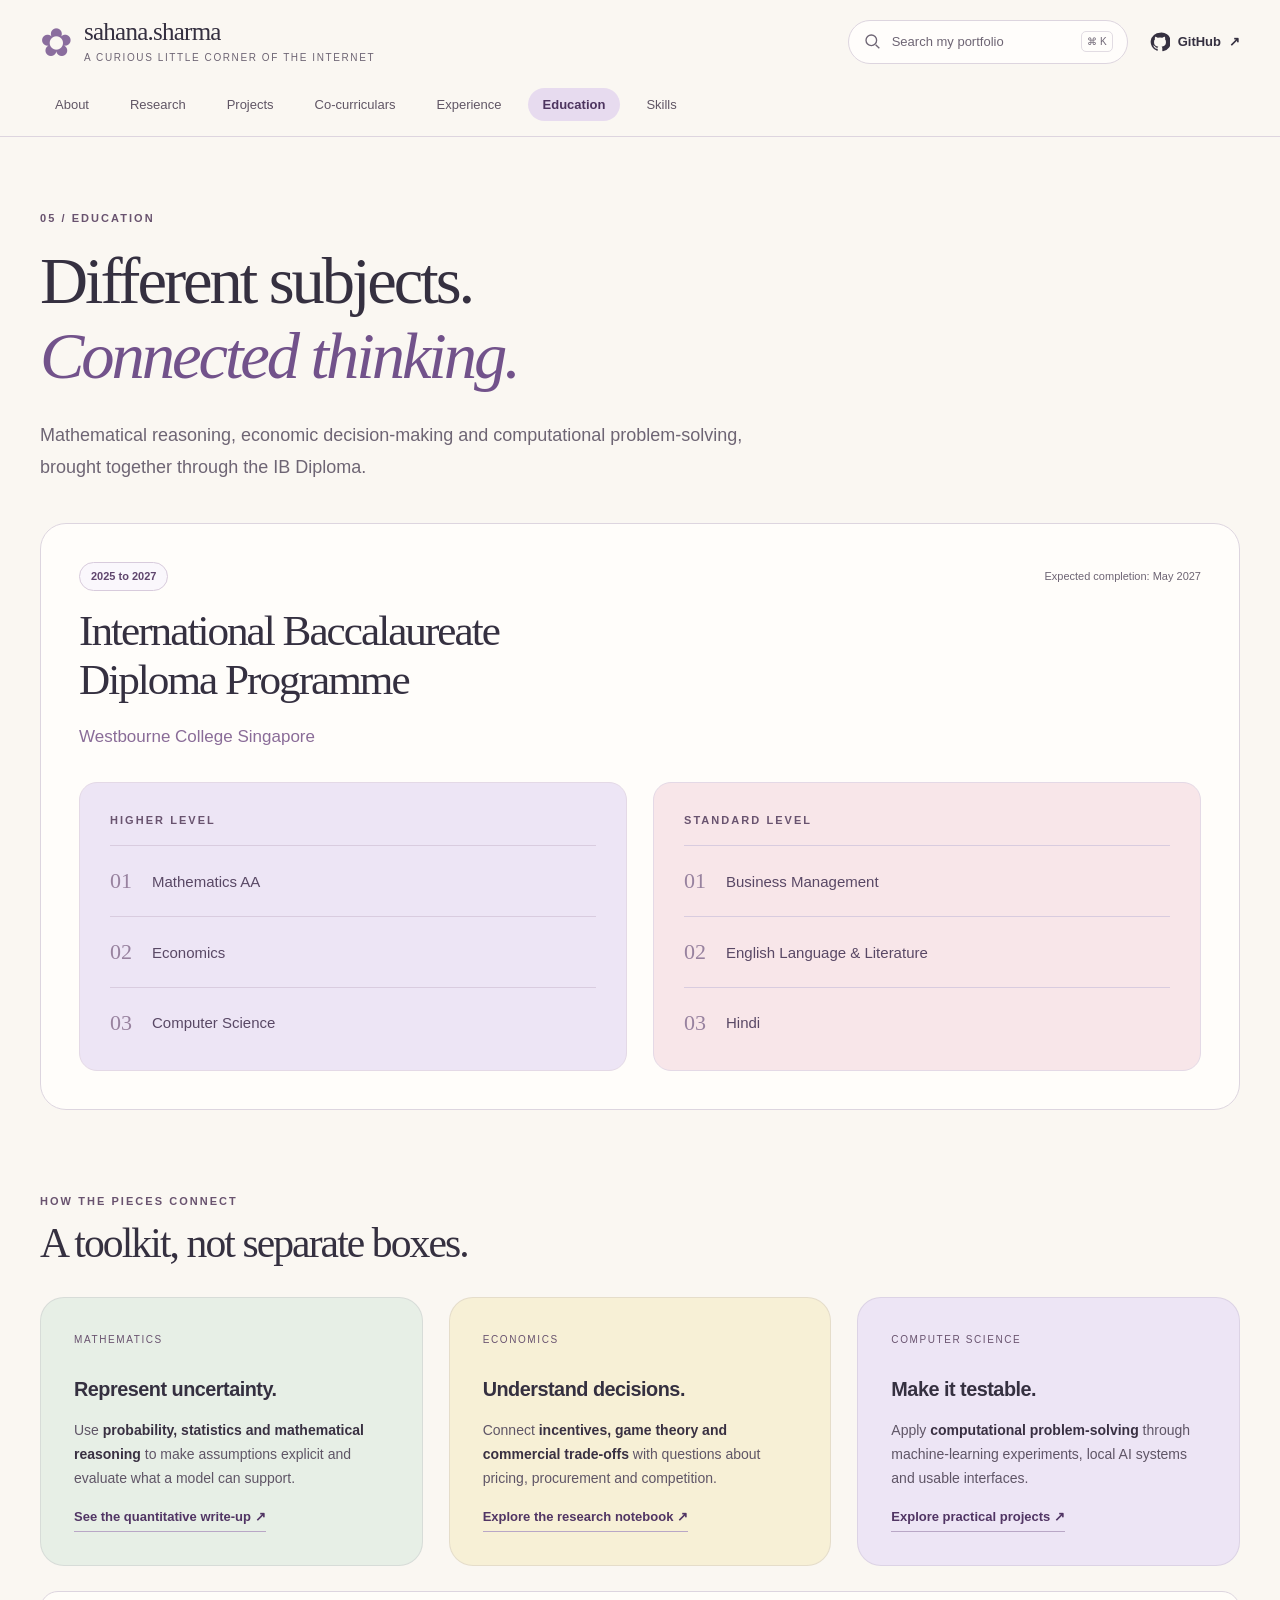
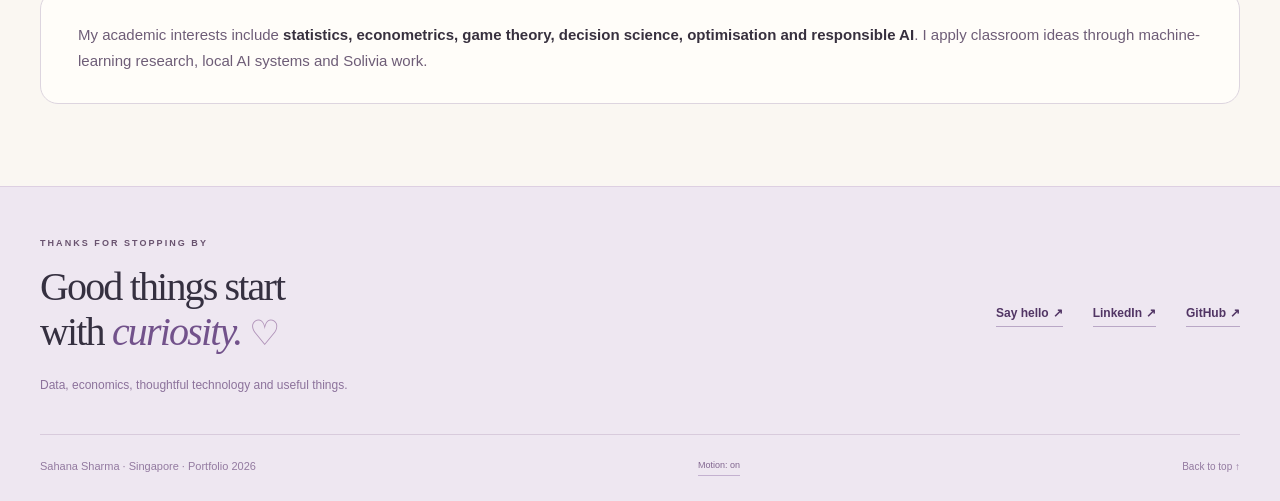
<file: education.html>
<!doctype html>
<html lang="en"><head><meta charset="utf-8"><meta name="viewport" content="width=device-width, initial-scale=1">
<title>Education | Sahana Sharma</title><meta name="description" content="IB Diploma studies at Westbourne College Singapore, with Mathematics AA, Economics and Computer Science at Higher Level."><meta name="theme-color" content="#f9f6f1">
<link rel="icon" href="assets/favicon.svg" type="image/svg+xml"><link rel="stylesheet" href="assets/css/site.css">
<script>document.documentElement.classList.add('js');</script>
<script src="assets/js/search-index.js" defer></script><script src="assets/js/app.js" defer></script></head>
<body class="" id="top"><a class="skip-link" href="#main">Skip to content</a>
<div class="reading-progress" aria-hidden="true"><span id="reading-progress"></span></div>
<header class="site-header"><div class="header-inner"><div class="header-top">
<a class="brand" href="index.html" aria-label="Sahana Sharma, About page"><span class="flower" aria-hidden="true">✿</span><span>sahana.sharma<small>a curious little corner of the internet</small></span></a>
<div class="header-actions"><button class="search-trigger" data-search-open aria-haspopup="dialog"><svg viewBox="0 0 24 24" fill="none" stroke="currentColor" stroke-width="1.7" aria-hidden="true"><circle cx="10.5" cy="10.5" r="6.7"/><path d="m16 16 4.6 4.6"/></svg><span>Search my portfolio</span><kbd>⌘ K</kbd></button>
<a href="https://github.com/sahanasharma" target="_blank" rel="noopener noreferrer" class="github-header" aria-label="Sahana Sharma on GitHub (opens in a new tab)"><svg viewBox="0 0 24 24" fill="currentColor" aria-hidden="true"><path d="M12 .8a11.2 11.2 0 0 0-3.54 21.83c.56.1.77-.24.77-.54v-2.1c-3.13.69-3.79-1.33-3.79-1.33-.51-1.3-1.24-1.64-1.24-1.64-1.02-.7.08-.69.08-.69 1.13.08 1.72 1.16 1.72 1.16 1 .1.52 2.02 3.27 1.43.1-.72.4-1.22.72-1.5-2.5-.29-5.14-1.25-5.14-5.57 0-1.23.44-2.23 1.16-3.01-.12-.29-.5-1.43.11-2.98 0 0 .95-.3 3.08 1.15a10.7 10.7 0 0 1 5.6 0c2.14-1.45 3.08-1.15 3.08-1.15.61 1.55.23 2.69.12 2.98.71.78 1.15 1.78 1.15 3.01 0 4.33-2.64 5.28-5.16 5.56.41.35.77 1.03.77 2.08v3.1c0 .3.2.65.78.54A11.2 11.2 0 0 0 12 .8Z"/></svg><span>GitHub</span><span aria-hidden="true">↗</span></a>
<button class="menu-toggle" aria-controls="site-nav" aria-expanded="false" aria-label="Open navigation"><span></span><span></span></button></div></div>
<nav class="main-nav" id="site-nav" aria-label="Main navigation"><a href="index.html">About</a><a href="research.html">Research</a><a href="projects.html">Projects</a><a href="co-curriculars.html">Co-curriculars</a><a href="experience.html">Experience</a><a href="education.html" aria-current="page">Education</a><a href="skills.html">Skills</a></nav></div></header>
<main id="main" class="site-main" tabindex="-1"><header class="page-heading "><p class="eyebrow">05 / education</p><h1>Different subjects.<br><em>Connected thinking.</em></h1><p class="page-deck">Mathematical reasoning, economic decision-making and computational problem-solving, brought together through the IB Diploma.</p></header>
<section class="section section-first"><article class="education-main" id="ib-diploma" data-index-title="International Baccalaureate Diploma Programme: Westbourne College Singapore" data-index-category="Education" data-index-keywords="IBDP 2025 2027 May HL SL mathematics economics computer science business English Hindi"><div class="card-meta"><span class="status-pill">2025 to 2027</span><span>Expected completion: May 2027</span></div><h2>International Baccalaureate<br>Diploma Programme</h2><p class="large-copy">Westbourne College Singapore</p><div class="grid two subjects-grid"><div class="subject-panel lavender"><p class="eyebrow">Higher Level</p><div><b>01</b><span>Mathematics AA</span></div><div><b>02</b><span>Economics</span></div><div><b>03</b><span>Computer Science</span></div></div><div class="subject-panel pink"><p class="eyebrow">Standard Level</p><div><b>01</b><span>Business Management</span></div><div><b>02</b><span>English Language & Literature</span></div><div><b>03</b><span>Hindi</span></div></div></div></article></section>
<section class="section" id="academic-focus" data-index-title="Quantitative &amp; Interdisciplinary Academic Focus" data-index-category="Education" data-index-keywords="statistics econometrics game theory decision science optimisation responsible AI">
<div class="section-heading"><div><p class="eyebrow">how the pieces connect</p><h2>A toolkit, not separate boxes.</h2></div></div><div class="grid three"><article class="card green"><span class="card-number">mathematics</span><h3>Represent uncertainty.</h3><p>Use <strong>probability, statistics and mathematical reasoning</strong> to make assumptions explicit and evaluate what a model can support.</p><a class="text-link" href="passion-project.html#methodology">See the quantitative write-up<span aria-hidden="true"> ↗</span></a></article><article class="card butter"><span class="card-number">economics</span><h3>Understand decisions.</h3><p>Connect <strong>incentives, game theory and commercial trade-offs</strong> with questions about pricing, procurement and competition.</p><a class="text-link" href="research.html">Explore the research notebook<span aria-hidden="true"> ↗</span></a></article><article class="card lavender"><span class="card-number">computer science</span><h3>Make it testable.</h3><p>Apply <strong>computational problem-solving</strong> through machine-learning experiments, local AI systems and usable interfaces.</p><a class="text-link" href="projects.html">Explore practical projects<span aria-hidden="true"> ↗</span></a></article></div><div class="statement-note"><p>My academic interests include <strong>statistics, econometrics, game theory, decision science, optimisation and responsible AI</strong>. I apply classroom ideas through machine-learning research, local AI systems and Solivia work.</p></div></section></main>
<footer class="site-footer" id="contact"><div class="footer-inner"><div><p class="eyebrow">thanks for stopping by</p><h2>Good things start<br>with <em>curiosity.</em> <span aria-hidden="true">♡</span></h2><p>Data, economics, thoughtful technology and useful things.</p></div>
<div class="footer-links"><a class="text-link" href="mailto:sahana2008lol@gmail.com">Say hello<span aria-hidden="true"> ↗</span></a><a class="text-link" href="https://linkedin.com/in/sahana-sharma08" target="_blank" rel="noopener noreferrer">LinkedIn<span aria-hidden="true"> ↗</span></a><a class="text-link" href="https://github.com/sahanasharma" target="_blank" rel="noopener noreferrer">GitHub<span aria-hidden="true"> ↗</span></a></div></div>
<div class="footer-bottom"><span>Sahana Sharma · Singapore · Portfolio 2026</span><button id="motion-toggle" class="quiet-button" aria-pressed="false">Motion: on</button><a href="#top">Back to top ↑</a></div></footer>
<dialog id="search-dialog" class="search-dialog" aria-labelledby="search-heading"><div class="search-head"><h2 id="search-heading">Find a little something.</h2><button data-dialog-close class="icon-button" aria-label="Close search">×</button></div>
<label class="sr-only" for="global-search">Search all portfolio pages</label><div class="search-input-wrap"><svg viewBox="0 0 24 24" fill="none" stroke="currentColor" stroke-width="1.7" aria-hidden="true"><circle cx="10.5" cy="10.5" r="6.7"/><path d="m16 16 4.6 4.6"/></svg><input id="global-search" type="search" placeholder="Try Solivia, SQL, certificates or privacy…" autocomplete="off" spellcheck="false" aria-controls="search-results" aria-describedby="search-help search-status"></div>
<p id="search-help" class="search-help">Search every page. Use ↑ and ↓ to choose, Enter to open, Esc to close.</p><div id="search-suggestions" class="search-suggestions"><span>A few starting points</span><button data-query="Solivia">Solivia</button><button data-query="Algoverse">Algoverse</button><button data-query="certificates">Certificates</button><button data-query="privacy">Privacy</button></div>
<p id="search-status" class="sr-only" role="status" aria-live="polite"></p><div id="search-results" class="search-results"></div><div class="search-foot"><span>Research, projects, learning and everything in between.</span><span id="search-timing"></span></div></dialog>
<dialog id="certificate-dialog" class="certificate-dialog" aria-labelledby="certificate-title"><div class="search-head"><h2 id="certificate-title">Certificate preview</h2><button data-dialog-close class="icon-button" aria-label="Close certificate preview">×</button></div><img id="certificate-image" src="assets/previews/ntt-data-hack-the-future-first-place.webp" alt=""><div class="certificate-dialog-footer"><p>Preview of the supplied evidence. Open the original for full resolution.</p><a id="certificate-original" href="assets/certificates/ntt-data-hack-the-future-first-place.jpg" class="button" target="_blank" rel="noopener noreferrer">Open original ↗</a></div></dialog>
<noscript><p class="noscript">All pages and certificate links work without JavaScript. Search, filters and the scenario calculator require JavaScript.</p></noscript>
</body></html>
</file>
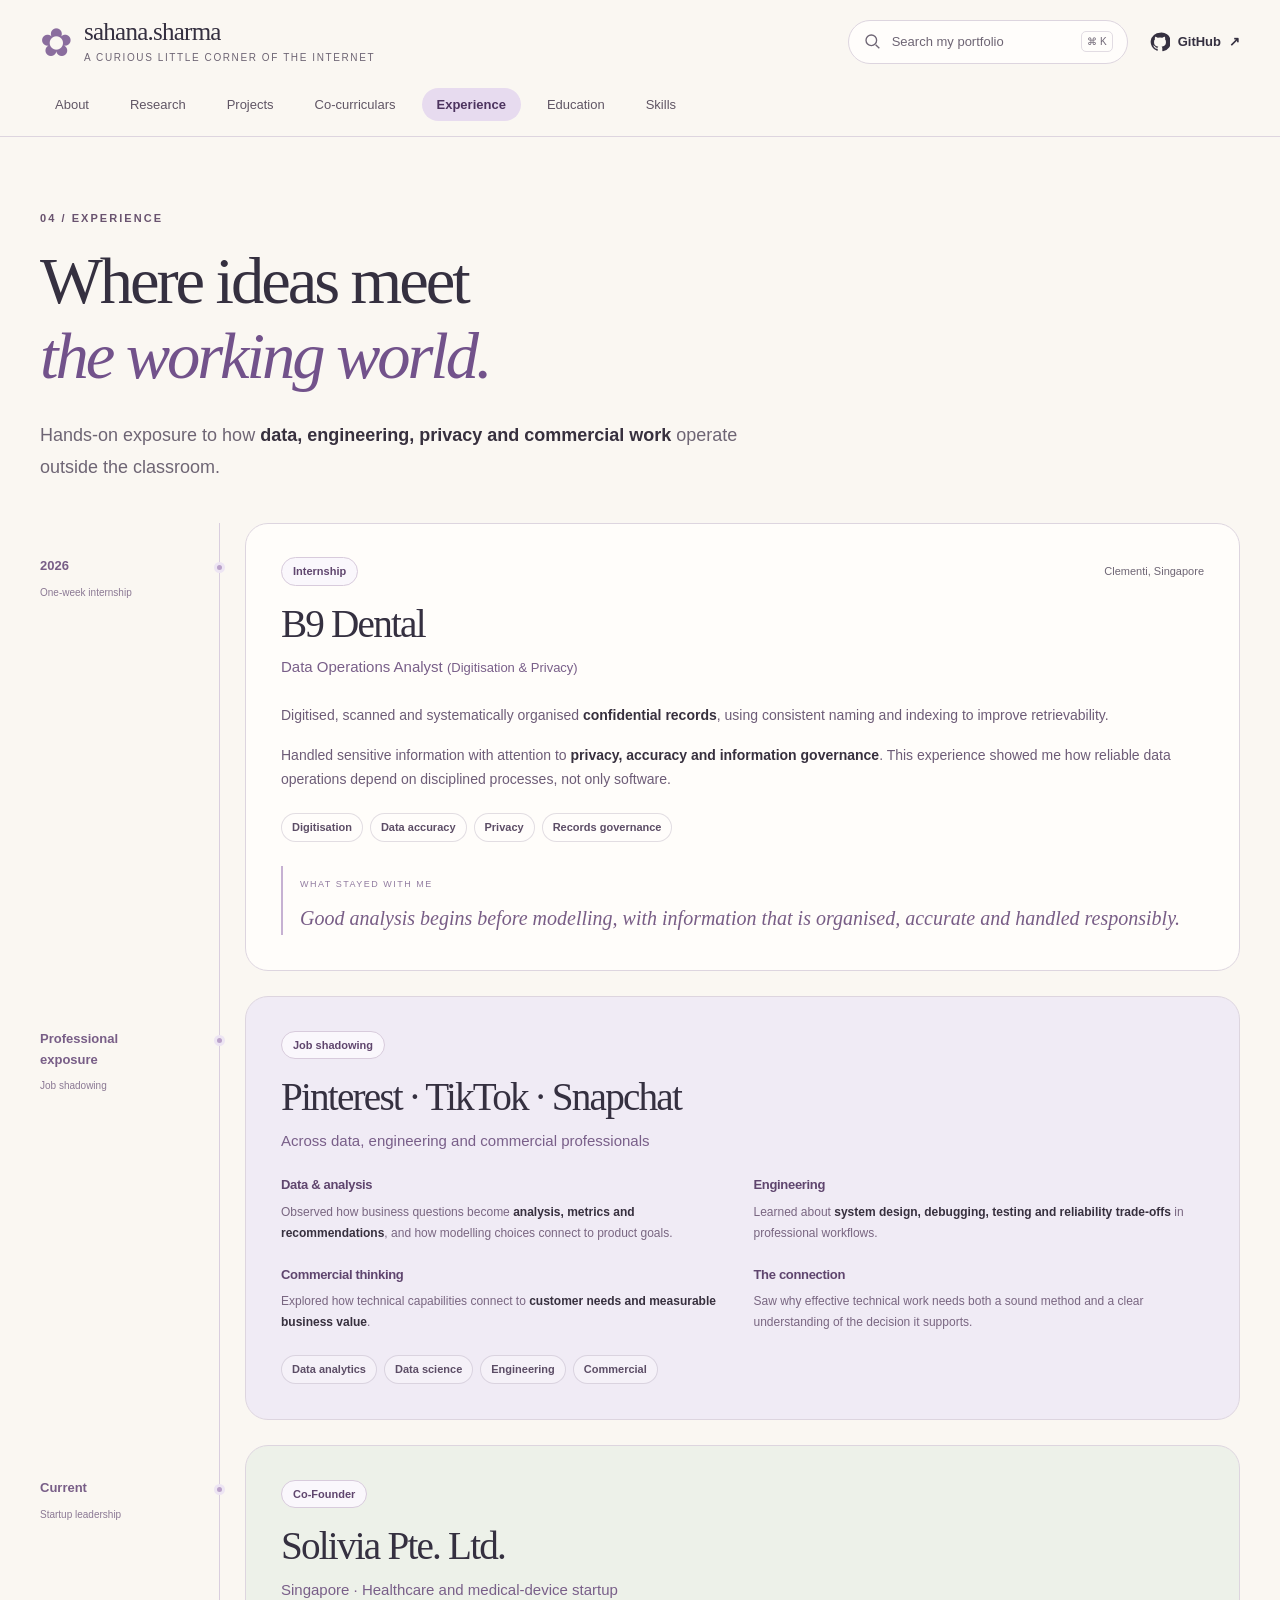
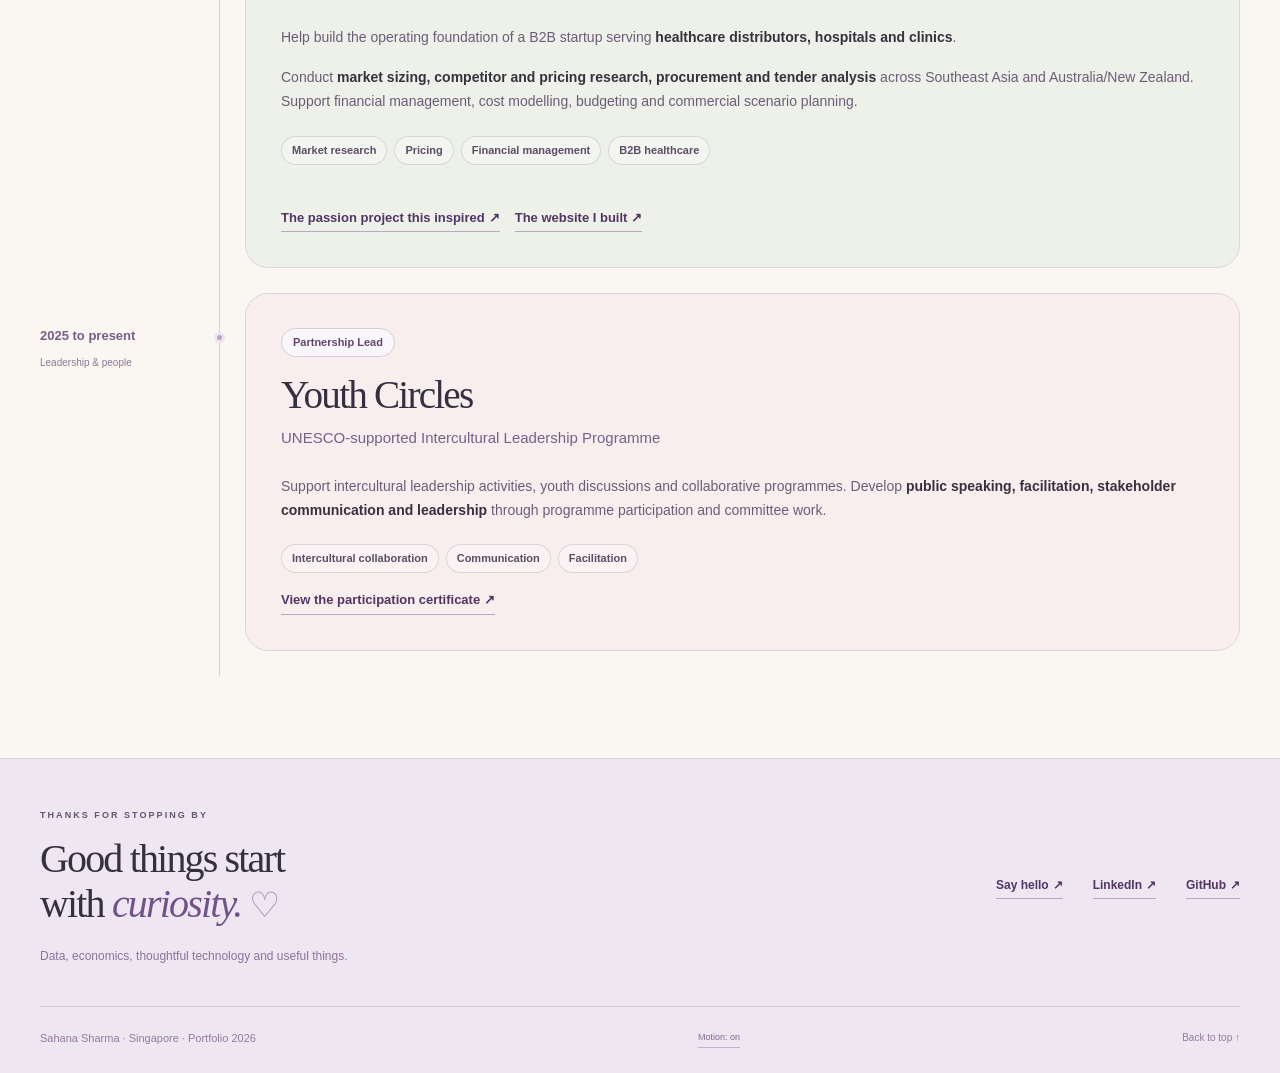
<file: experience.html>
<!doctype html>
<html lang="en"><head><meta charset="utf-8"><meta name="viewport" content="width=device-width, initial-scale=1">
<title>Experience | Sahana Sharma</title><meta name="description" content="Data operations at B9 Dental Clementi, job shadowing at Pinterest, TikTok and Snapchat, and leadership at Solivia and Youth Circles."><meta name="theme-color" content="#f9f6f1">
<link rel="icon" href="assets/favicon.svg" type="image/svg+xml"><link rel="stylesheet" href="assets/css/site.css">
<script>document.documentElement.classList.add('js');</script>
<script src="assets/js/search-index.js" defer></script><script src="assets/js/app.js" defer></script></head>
<body class="" id="top"><a class="skip-link" href="#main">Skip to content</a>
<div class="reading-progress" aria-hidden="true"><span id="reading-progress"></span></div>
<header class="site-header"><div class="header-inner"><div class="header-top">
<a class="brand" href="index.html" aria-label="Sahana Sharma, About page"><span class="flower" aria-hidden="true">✿</span><span>sahana.sharma<small>a curious little corner of the internet</small></span></a>
<div class="header-actions"><button class="search-trigger" data-search-open aria-haspopup="dialog"><svg viewBox="0 0 24 24" fill="none" stroke="currentColor" stroke-width="1.7" aria-hidden="true"><circle cx="10.5" cy="10.5" r="6.7"/><path d="m16 16 4.6 4.6"/></svg><span>Search my portfolio</span><kbd>⌘ K</kbd></button>
<a href="https://github.com/sahanasharma" target="_blank" rel="noopener noreferrer" class="github-header" aria-label="Sahana Sharma on GitHub (opens in a new tab)"><svg viewBox="0 0 24 24" fill="currentColor" aria-hidden="true"><path d="M12 .8a11.2 11.2 0 0 0-3.54 21.83c.56.1.77-.24.77-.54v-2.1c-3.13.69-3.79-1.33-3.79-1.33-.51-1.3-1.24-1.64-1.24-1.64-1.02-.7.08-.69.08-.69 1.13.08 1.72 1.16 1.72 1.16 1 .1.52 2.02 3.27 1.43.1-.72.4-1.22.72-1.5-2.5-.29-5.14-1.25-5.14-5.57 0-1.23.44-2.23 1.16-3.01-.12-.29-.5-1.43.11-2.98 0 0 .95-.3 3.08 1.15a10.7 10.7 0 0 1 5.6 0c2.14-1.45 3.08-1.15 3.08-1.15.61 1.55.23 2.69.12 2.98.71.78 1.15 1.78 1.15 3.01 0 4.33-2.64 5.28-5.16 5.56.41.35.77 1.03.77 2.08v3.1c0 .3.2.65.78.54A11.2 11.2 0 0 0 12 .8Z"/></svg><span>GitHub</span><span aria-hidden="true">↗</span></a>
<button class="menu-toggle" aria-controls="site-nav" aria-expanded="false" aria-label="Open navigation"><span></span><span></span></button></div></div>
<nav class="main-nav" id="site-nav" aria-label="Main navigation"><a href="index.html">About</a><a href="research.html">Research</a><a href="projects.html">Projects</a><a href="co-curriculars.html">Co-curriculars</a><a href="experience.html" aria-current="page">Experience</a><a href="education.html">Education</a><a href="skills.html">Skills</a></nav></div></header>
<main id="main" class="site-main" tabindex="-1"><header class="page-heading "><p class="eyebrow">04 / experience</p><h1>Where ideas meet<br><em>the working world.</em></h1><p class="page-deck">Hands-on exposure to how <strong>data, engineering, privacy and commercial work</strong> operate outside the classroom.</p></header>
<section class="section section-first experience-list">
<article class="experience-card" id="b9-dental" data-index-title="B9 Dental Clementi: Data Operations Analyst (Digitisation &amp; Privacy)" data-index-category="Experience" data-index-keywords="internship digitization records confidential privacy accuracy data operations analyst 2026"><div class="experience-date"><span class="timeline-dot"></span><strong>2026</strong><span>One-week internship</span></div><div class="experience-content"><div class="card-meta"><span class="status-pill">Internship</span><span>Clementi, Singapore</span></div><h2>B9 Dental</h2><p class="role-title">Data Operations Analyst <span>(Digitisation & Privacy)</span></p><p>Digitised, scanned and systematically organised <strong>confidential records</strong>, using consistent naming and indexing to improve retrievability.</p><p>Handled sensitive information with attention to <strong>privacy, accuracy and information governance</strong>. This experience showed me how reliable data operations depend on disciplined processes, not only software.</p><div class="chips"><span>Digitisation</span><span>Data accuracy</span><span>Privacy</span><span>Records governance</span></div><div class="reflection-note"><span>What stayed with me</span><p>Good analysis begins before modelling, with information that is organised, accurate and handled responsibly.</p></div></div></article>
<article class="experience-card" id="job-shadowing" data-index-title="Pinterest, TikTok &amp; Snapchat: Professional Job Shadowing" data-index-category="Experience" data-index-keywords="data engineering commercial analytics science job shadowing product system design reliability"><div class="experience-date"><span class="timeline-dot"></span><strong>Professional<br>exposure</strong><span>Job shadowing</span></div><div class="experience-content"><span class="status-pill">Job shadowing</span><h2>Pinterest · TikTok · Snapchat</h2><p class="role-title">Across data, engineering and commercial professionals</p><div class="grid two shadow-points"><div><h3>Data & analysis</h3><p>Observed how business questions become <strong>analysis, metrics and recommendations</strong>, and how modelling choices connect to product goals.</p></div><div><h3>Engineering</h3><p>Learned about <strong>system design, debugging, testing and reliability trade-offs</strong> in professional workflows.</p></div><div><h3>Commercial thinking</h3><p>Explored how technical capabilities connect to <strong>customer needs and measurable business value</strong>.</p></div><div><h3>The connection</h3><p>Saw why effective technical work needs both a sound method and a clear understanding of the decision it supports.</p></div></div><div class="chips"><span>Data analytics</span><span>Data science</span><span>Engineering</span><span>Commercial</span></div></div></article>
<article class="experience-card" id="solivia-experience" data-index-title="Solivia Pte. Ltd.: Co-Founder" data-index-category="Experience" data-index-keywords="startup healthcare B2B cofounder market research financial management tender procurement pricing"><div class="experience-date"><span class="timeline-dot"></span><strong>Current</strong><span>Startup leadership</span></div><div class="experience-content"><span class="status-pill">Co-Founder</span><h2>Solivia Pte. Ltd.</h2><p class="role-title">Singapore · Healthcare and medical-device startup</p><p>Help build the operating foundation of a B2B startup serving <strong>healthcare distributors, hospitals and clinics</strong>.</p><p>Conduct <strong>market sizing, competitor and pricing research, procurement and tender analysis</strong> across Southeast Asia and Australia/New Zealand. Support financial management, cost modelling, budgeting and commercial scenario planning.</p><div class="chips"><span>Market research</span><span>Pricing</span><span>Financial management</span><span>B2B healthcare</span></div><div class="button-row"><a class="text-link" href="passion-project.html">The passion project this inspired<span aria-hidden="true"> ↗</span></a><a class="text-link" href="projects.html#solivia-website">The website I built<span aria-hidden="true"> ↗</span></a></div></div></article>
<article class="experience-card" id="youth-circles-experience" data-index-title="Youth Circles: Partnership Lead" data-index-category="Experience" data-index-keywords="UNESCO leadership intercultural facilitation public speaking partnership"><div class="experience-date"><span class="timeline-dot"></span><strong>2025 to present</strong><span>Leadership & people</span></div><div class="experience-content"><span class="status-pill">Partnership Lead</span><h2>Youth Circles</h2><p class="role-title">UNESCO-supported Intercultural Leadership Programme</p><p>Support intercultural leadership activities, youth discussions and collaborative programmes. Develop <strong>public speaking, facilitation, stakeholder communication and leadership</strong> through programme participation and committee work.</p><div class="chips"><span>Intercultural collaboration</span><span>Communication</span><span>Facilitation</span></div><a class="text-link" href="co-curriculars.html#cert-youth-circles">View the participation certificate<span aria-hidden="true"> ↗</span></a></div></article>
</section></main>
<footer class="site-footer" id="contact"><div class="footer-inner"><div><p class="eyebrow">thanks for stopping by</p><h2>Good things start<br>with <em>curiosity.</em> <span aria-hidden="true">♡</span></h2><p>Data, economics, thoughtful technology and useful things.</p></div>
<div class="footer-links"><a class="text-link" href="mailto:sahana2008lol@gmail.com">Say hello<span aria-hidden="true"> ↗</span></a><a class="text-link" href="https://linkedin.com/in/sahana-sharma08" target="_blank" rel="noopener noreferrer">LinkedIn<span aria-hidden="true"> ↗</span></a><a class="text-link" href="https://github.com/sahanasharma" target="_blank" rel="noopener noreferrer">GitHub<span aria-hidden="true"> ↗</span></a></div></div>
<div class="footer-bottom"><span>Sahana Sharma · Singapore · Portfolio 2026</span><button id="motion-toggle" class="quiet-button" aria-pressed="false">Motion: on</button><a href="#top">Back to top ↑</a></div></footer>
<dialog id="search-dialog" class="search-dialog" aria-labelledby="search-heading"><div class="search-head"><h2 id="search-heading">Find a little something.</h2><button data-dialog-close class="icon-button" aria-label="Close search">×</button></div>
<label class="sr-only" for="global-search">Search all portfolio pages</label><div class="search-input-wrap"><svg viewBox="0 0 24 24" fill="none" stroke="currentColor" stroke-width="1.7" aria-hidden="true"><circle cx="10.5" cy="10.5" r="6.7"/><path d="m16 16 4.6 4.6"/></svg><input id="global-search" type="search" placeholder="Try Solivia, SQL, certificates or privacy…" autocomplete="off" spellcheck="false" aria-controls="search-results" aria-describedby="search-help search-status"></div>
<p id="search-help" class="search-help">Search every page. Use ↑ and ↓ to choose, Enter to open, Esc to close.</p><div id="search-suggestions" class="search-suggestions"><span>A few starting points</span><button data-query="Solivia">Solivia</button><button data-query="Algoverse">Algoverse</button><button data-query="certificates">Certificates</button><button data-query="privacy">Privacy</button></div>
<p id="search-status" class="sr-only" role="status" aria-live="polite"></p><div id="search-results" class="search-results"></div><div class="search-foot"><span>Research, projects, learning and everything in between.</span><span id="search-timing"></span></div></dialog>
<dialog id="certificate-dialog" class="certificate-dialog" aria-labelledby="certificate-title"><div class="search-head"><h2 id="certificate-title">Certificate preview</h2><button data-dialog-close class="icon-button" aria-label="Close certificate preview">×</button></div><img id="certificate-image" src="assets/previews/ntt-data-hack-the-future-first-place.webp" alt=""><div class="certificate-dialog-footer"><p>Preview of the supplied evidence. Open the original for full resolution.</p><a id="certificate-original" href="assets/certificates/ntt-data-hack-the-future-first-place.jpg" class="button" target="_blank" rel="noopener noreferrer">Open original ↗</a></div></dialog>
<noscript><p class="noscript">All pages and certificate links work without JavaScript. Search, filters and the scenario calculator require JavaScript.</p></noscript>
</body></html>
</file>
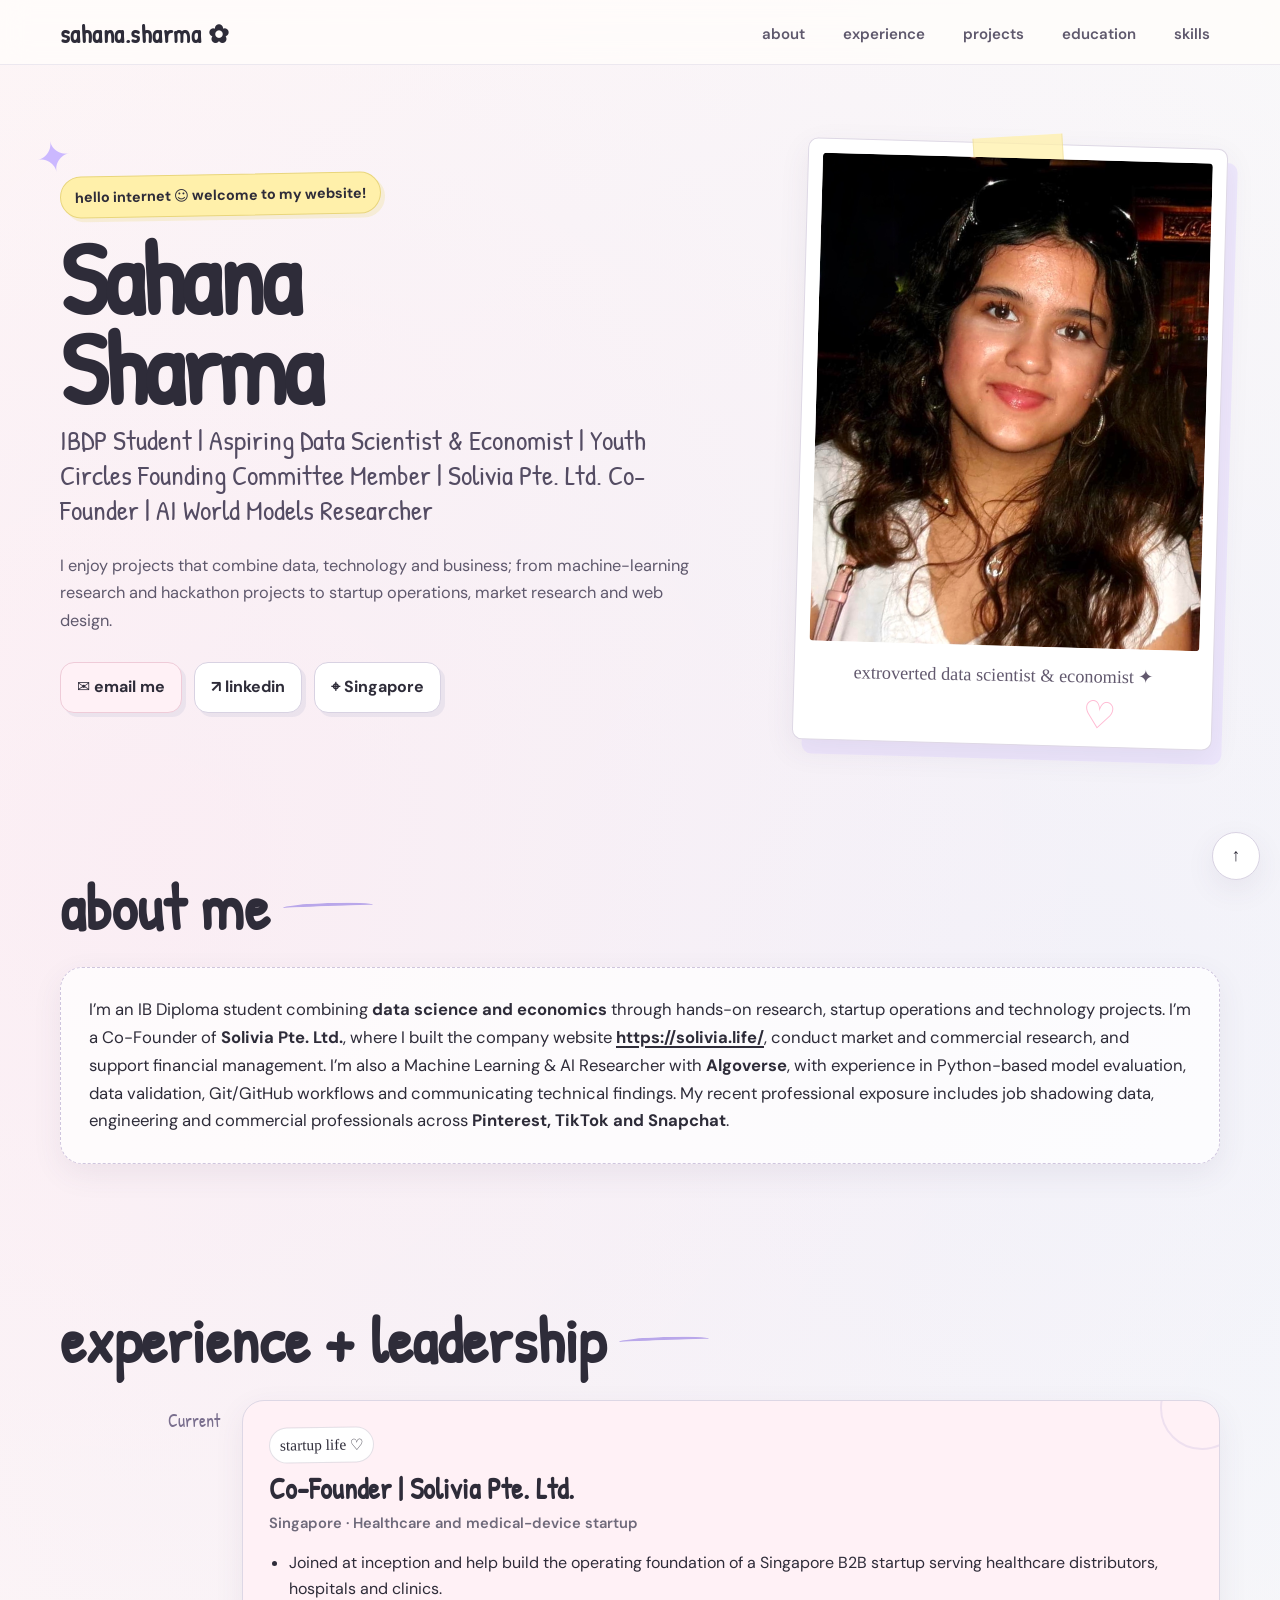
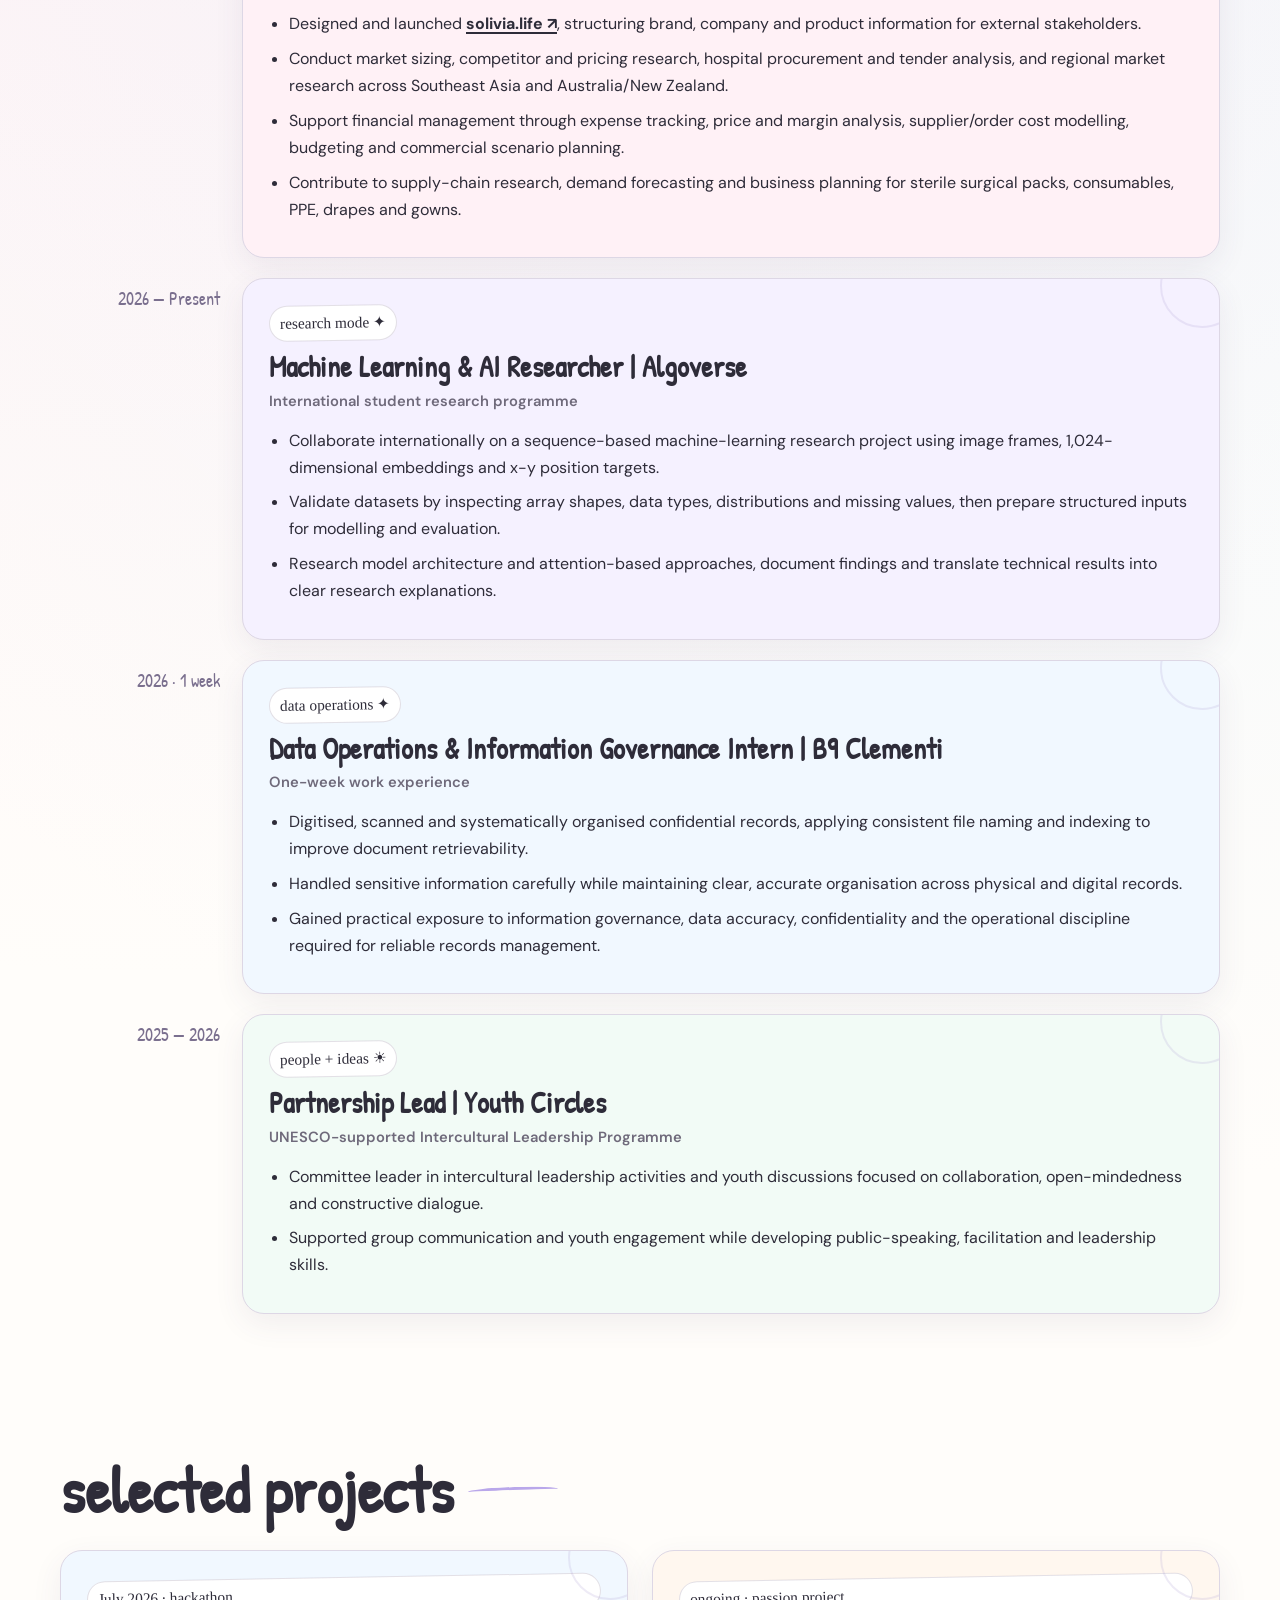
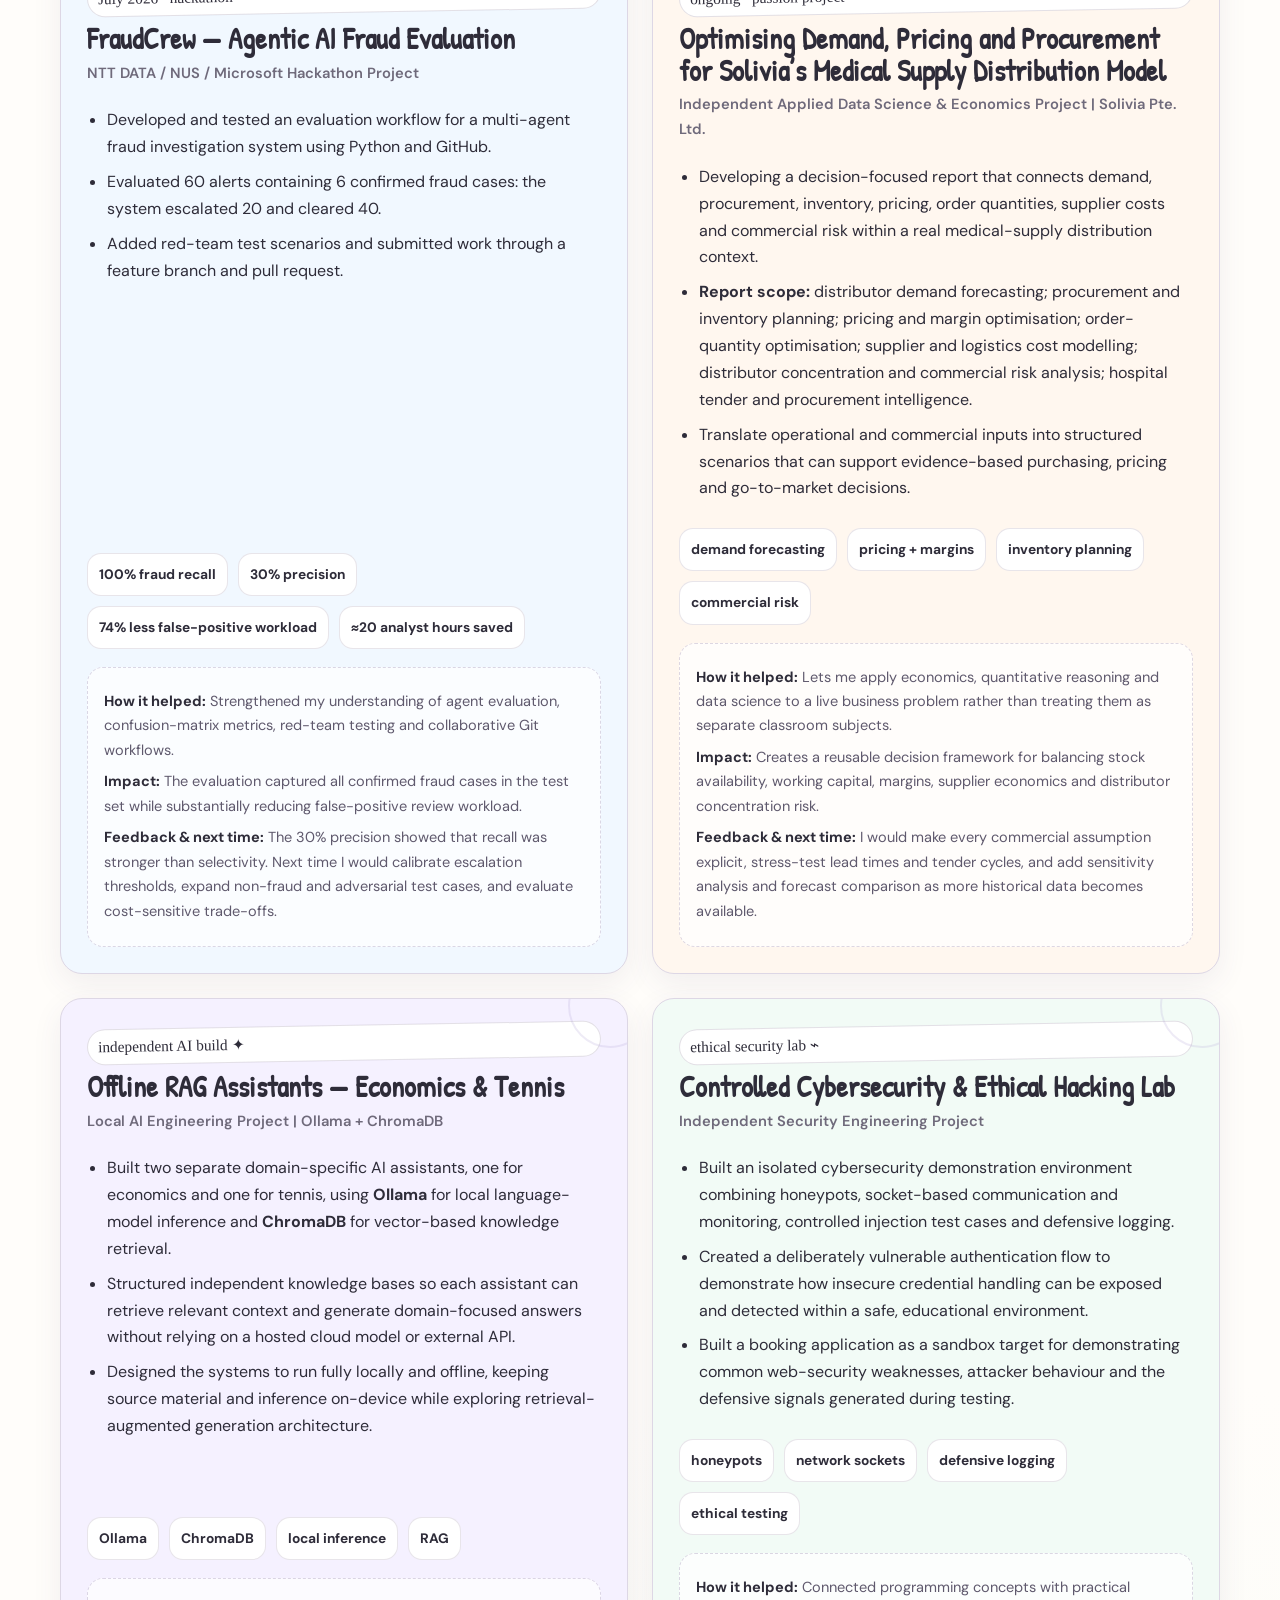
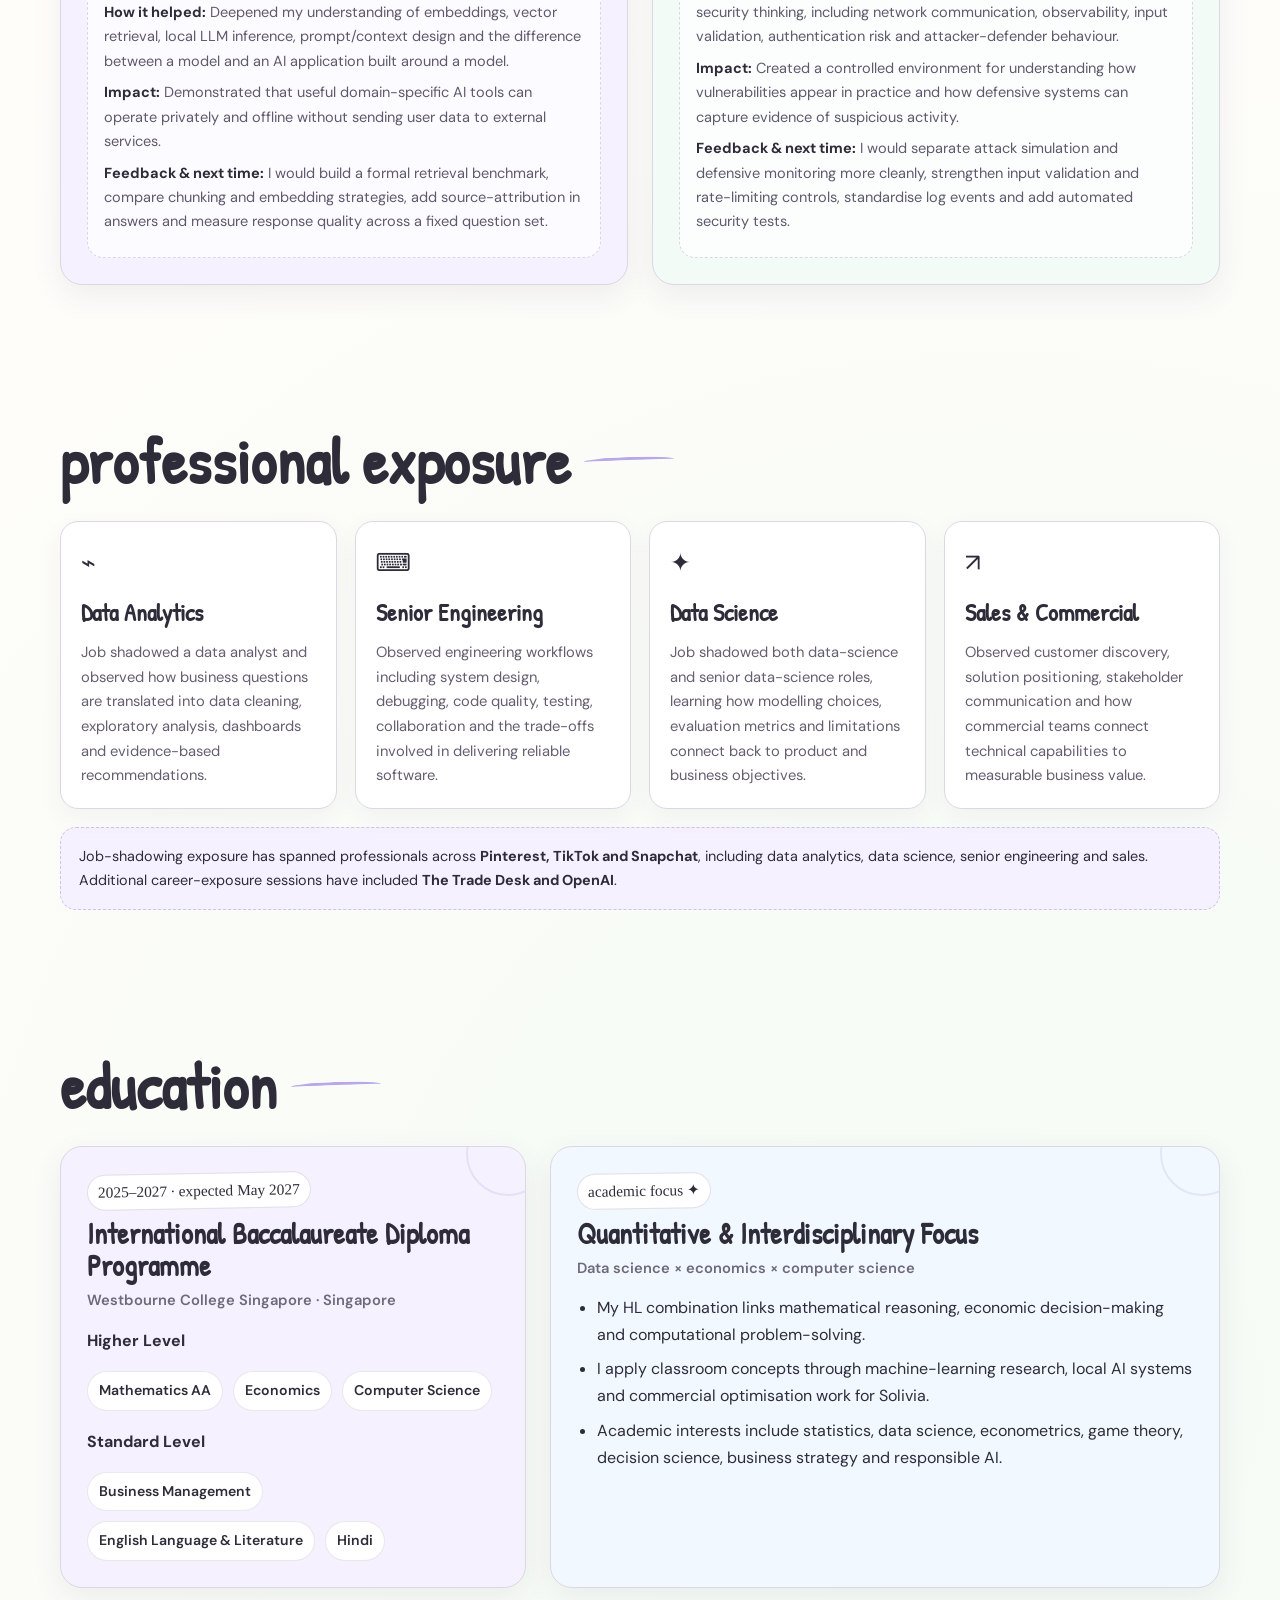
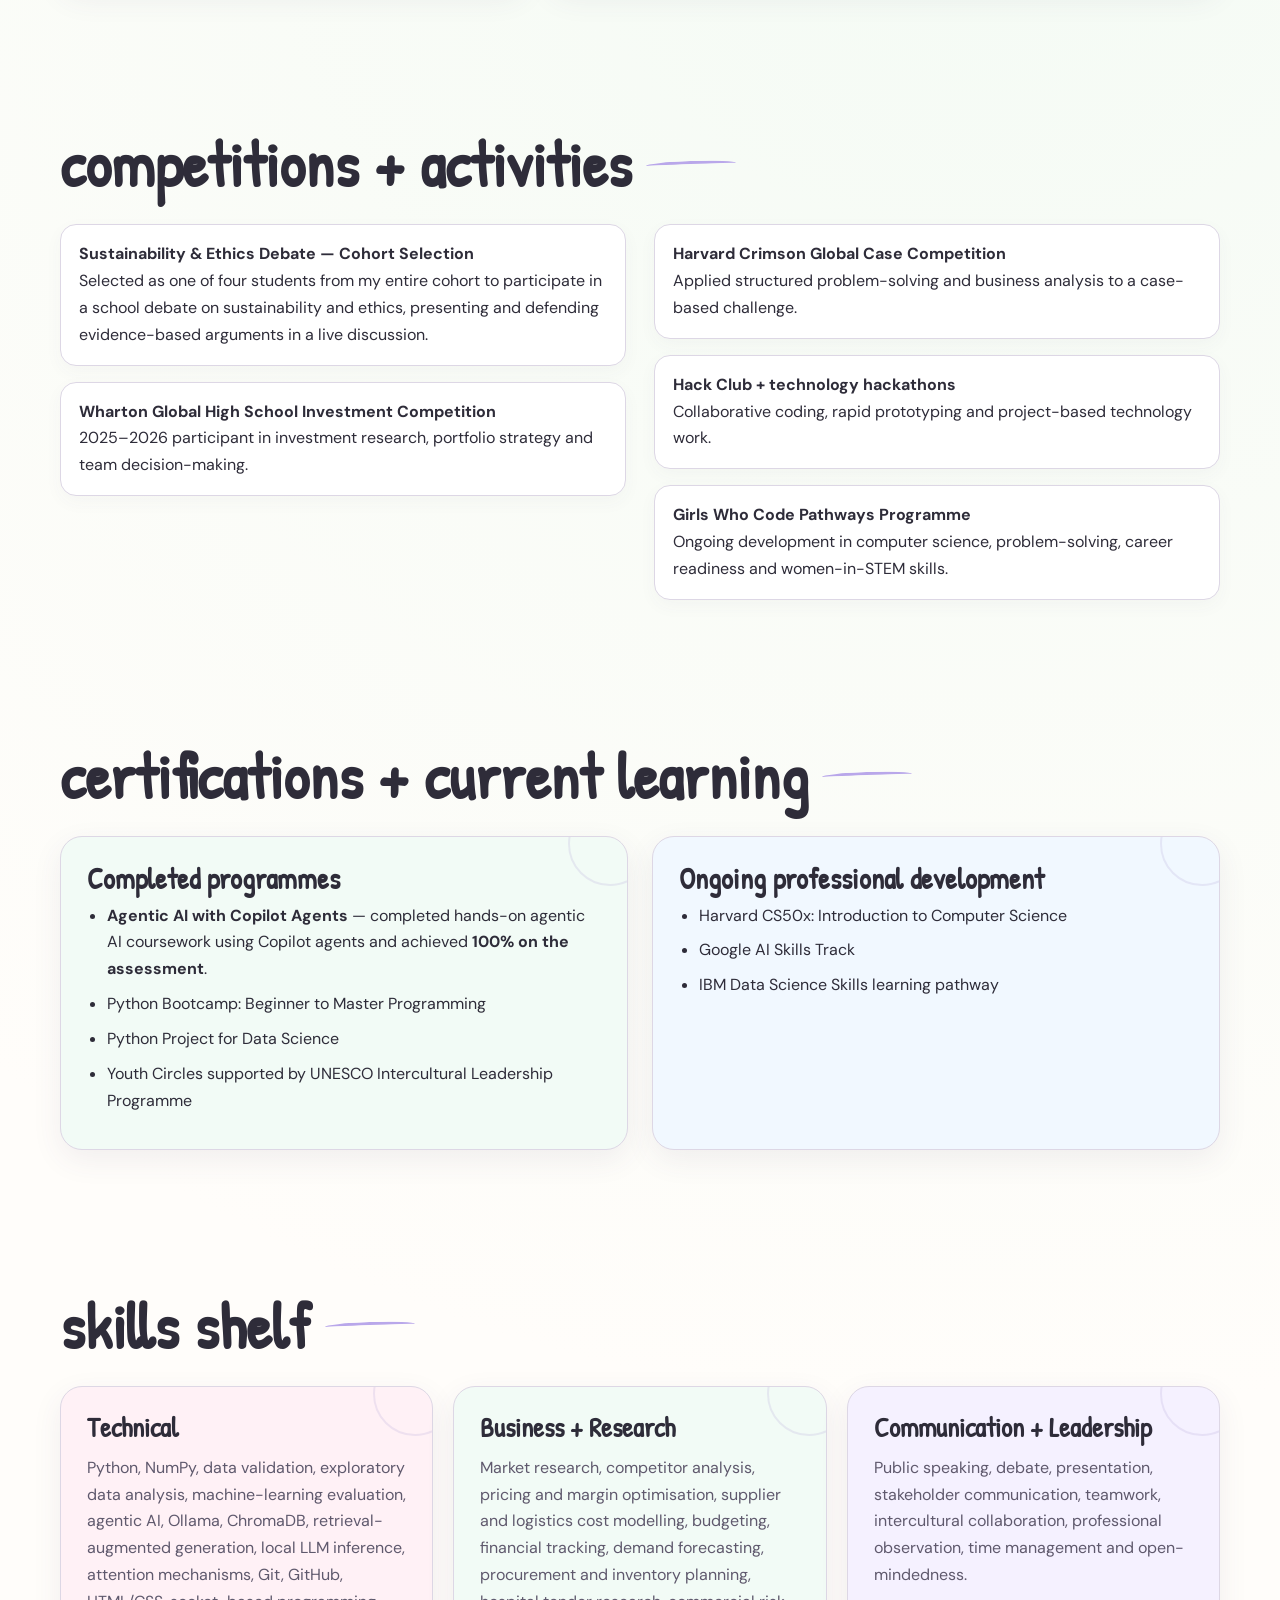
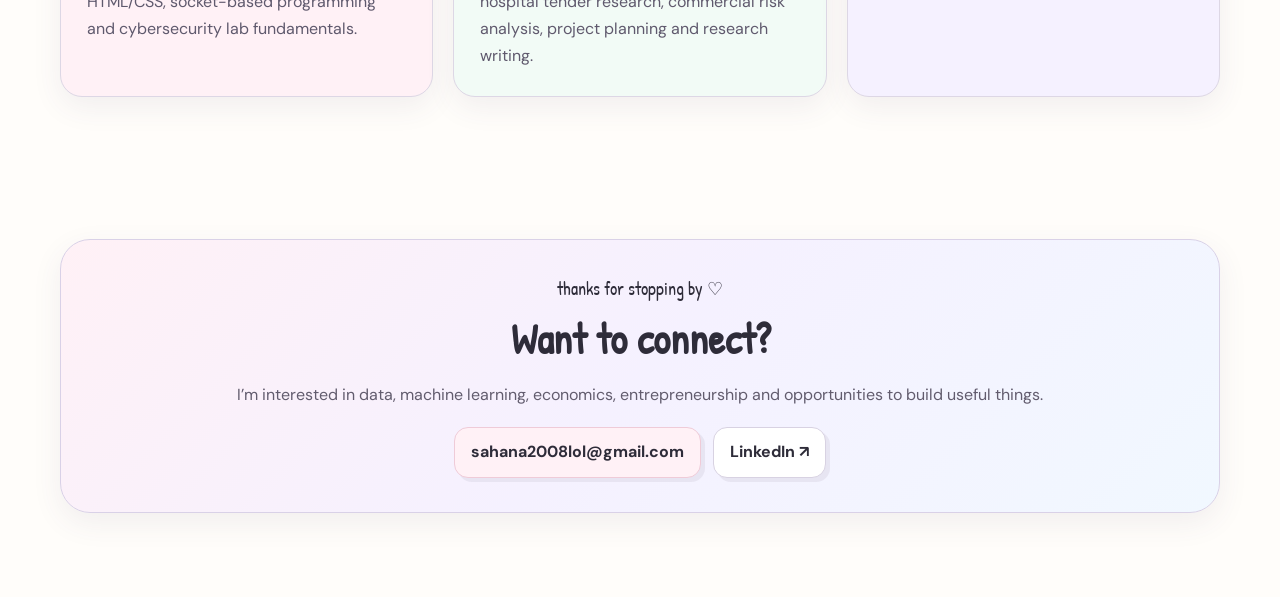
<file: index(2).html>
<!DOCTYPE html>
<html lang="en">
<head>
  <meta charset="UTF-8" />
  <meta name="viewport" content="width=device-width, initial-scale=1.0" />
  <meta name="description" content="Sahana Sharma — IBDP student exploring Data Science, Economics, AI, entrepreneurship and applied research." />
  <title>Sahana Sharma | Portfolio</title>

  <link rel="preconnect" href="https://fonts.googleapis.com">
  <link rel="preconnect" href="https://fonts.gstatic.com" crossorigin>
  <link href="https://fonts.googleapis.com/css2?family=DM+Sans:wght@400;500;600;700&family=Patrick+Hand&family=Schoolbell&display=swap" rel="stylesheet">

  <style>
    :root{
      --ink:#2e2c39;
      --muted:#6f6a7b;
      --paper:#fffdfa;
      --pink:#ffd9e8;
      --pink-2:#fff1f6;
      --lav:#e7ddff;
      --lav-2:#f5f1ff;
      --mint:#dff7ea;
      --mint-2:#f2fbf6;
      --sky:#dceeff;
      --sky-2:#f1f8ff;
      --peach:#ffe6cc;
      --yellow:#fff0aa;
      --line:#ddd7e5;
      --shadow:0 10px 30px rgba(80,67,100,.08);
      --radius:22px;
    }

    *{box-sizing:border-box; scroll-behavior:smooth;}
    body{
      margin:0;
      background:
        radial-gradient(circle at 12% 10%, rgba(255,217,232,.38), transparent 22%),
        radial-gradient(circle at 84% 12%, rgba(220,238,255,.44), transparent 23%),
        radial-gradient(circle at 78% 72%, rgba(223,247,234,.35), transparent 26%),
        var(--paper);
      color:var(--ink);
      font-family:"DM Sans",system-ui,-apple-system,BlinkMacSystemFont,"Segoe UI",sans-serif;
      line-height:1.68;
    }

    a{color:inherit;}
    .inline-link{
      font-weight:700;
      text-decoration:underline;
      text-decoration-thickness:1.5px;
      text-underline-offset:3px;
    }
    .inline-link:hover{color:#6e55a8;}
    .chalk{font-family:"Patrick Hand","Chalkboard SE","Comic Sans MS",cursive;}
    .doodle{font-family:"Schoolbell","Patrick Hand",cursive;}

    .page{
      width:min(1160px, calc(100% - 34px));
      margin:0 auto;
    }

    nav{
      position:sticky;
      top:0;
      z-index:99;
      padding:14px 0 8px;
      backdrop-filter:blur(14px);
      background:rgba(255,253,250,.82);
      border-bottom:1px solid rgba(221,215,229,.55);
    }
    .nav-inner{
      width:min(1160px, calc(100% - 34px));
      margin:auto;
      display:flex;
      align-items:center;
      justify-content:space-between;
      gap:14px;
    }
    .brand{
      font-family:"Patrick Hand",cursive;
      font-size:1.55rem;
      font-weight:700;
      text-decoration:none;
      letter-spacing:.02em;
    }
    .nav-links{
      display:flex;
      gap:18px;
      flex-wrap:wrap;
      justify-content:flex-end;
      font-size:.94rem;
      font-weight:600;
      color:#5f596d;
    }
    .nav-links a{
      text-decoration:none;
      padding:7px 10px;
      border-radius:999px;
      transition:.2s ease;
    }
    .nav-links a:hover{background:var(--lav-2); transform:translateY(-1px);}

    .hero{
      min-height:82vh;
      display:grid;
      grid-template-columns:1.18fr .82fr;
      gap:54px;
      align-items:center;
      padding:76px 0 56px;
      position:relative;
    }

    .hero::before{
      content:"✦";
      position:absolute;
      left:-24px;
      top:58px;
      font-size:42px;
      color:#cbb8ff;
      transform:rotate(-12deg);
    }
    .hero::after{
      content:"♡";
      position:absolute;
      right:9%;
      bottom:55px;
      font-size:38px;
      color:#ffb9d2;
      transform:rotate(8deg);
      font-family:"Schoolbell",cursive;
    }

    .eyebrow{
      display:inline-flex;
      gap:8px;
      align-items:center;
      background:var(--yellow);
      border:1.5px solid #e9d67c;
      border-radius:999px;
      padding:8px 14px;
      font-size:.9rem;
      font-weight:700;
      box-shadow:4px 4px 0 rgba(231,214,124,.26);
      transform:rotate(-1deg);
    }
    h1{
      margin:16px 0 10px;
      font-family:"Patrick Hand",cursive;
      font-size:clamp(4rem,8vw,7.2rem);
      line-height:.88;
      letter-spacing:-.03em;
      font-weight:700;
    }
    .hero-sub{
      font-family:"Patrick Hand",cursive;
      font-size:clamp(1.25rem,2.2vw,1.75rem);
      max-width:760px;
      line-height:1.25;
      color:#544c63;
      margin:0 0 24px;
    }
    .hero-copy{
      max-width:720px;
      font-size:1.02rem;
      color:#5f596d;
      margin:0 0 28px;
    }
    .contact-row{
      display:flex;
      gap:12px;
      flex-wrap:wrap;
    }
    .btn{
      display:inline-flex;
      align-items:center;
      gap:8px;
      padding:11px 16px;
      border-radius:14px;
      border:1.5px solid #d8d2e2;
      text-decoration:none;
      font-weight:700;
      background:white;
      box-shadow:4px 4px 0 rgba(216,210,226,.45);
      transition:.18s ease;
    }
    .btn:hover{transform:translate(-2px,-2px); box-shadow:6px 6px 0 rgba(216,210,226,.55);}
    .btn.primary{background:var(--pink-2); border-color:#efcbd8;}

    .portrait-wrap{
      position:relative;
      width:min(100%,420px);
      margin-left:auto;
      transform:rotate(1.6deg);
    }
    .portrait-card{
      background:white;
      padding:14px 14px 54px;
      border:1.5px solid #ded8e5;
      border-radius:10px;
      box-shadow:var(--shadow), 10px 14px 0 rgba(231,221,255,.55);
    }
    .portrait-card img{
      width:100%;
      aspect-ratio:4/5;
      object-fit:cover;
      object-position:center;
      display:block;
      border-radius:4px;
      filter:saturate(.98) contrast(1.01);
    }
    .portrait-caption{
      font-family:"Schoolbell",cursive;
      font-size:1.14rem;
      text-align:center;
      margin-top:14px;
      color:#62596e;
      transform:rotate(-.6deg);
    }
    .tape{
      position:absolute;
      width:90px;
      height:28px;
      background:rgba(255,240,170,.75);
      top:-7px;
      left:50%;
      transform:translateX(-50%) rotate(-5deg);
      border-left:1px solid rgba(215,199,125,.3);
      border-right:1px solid rgba(215,199,125,.3);
    }

    section{padding:72px 0;}
    .section-title{
      margin:0 0 28px;
      display:flex;
      align-items:center;
      gap:14px;
    }
    .section-title h2{
      font-family:"Patrick Hand",cursive;
      font-size:clamp(2.5rem,5vw,4rem);
      line-height:1;
      margin:0;
    }
    .scribble{
      height:7px;
      width:90px;
      border-top:3px solid #b9a7ea;
      border-radius:50%;
      transform:rotate(-2deg);
    }

    .profile-box{
      border:1.5px dashed #cfc5de;
      border-radius:var(--radius);
      background:rgba(255,255,255,.72);
      padding:28px;
      box-shadow:var(--shadow);
      font-size:1.04rem;
    }

    .grid-2{display:grid; grid-template-columns:1fr 1fr; gap:24px;}
    .card{
      background:white;
      border:1.5px solid var(--line);
      border-radius:var(--radius);
      padding:26px;
      box-shadow:var(--shadow);
      position:relative;
      overflow:hidden;
    }
    .card::after{
      content:"";
      position:absolute;
      width:80px;
      height:80px;
      border:2px solid rgba(170,153,209,.2);
      border-radius:50%;
      top:-35px;
      right:-25px;
    }
    .card h3{
      font-family:"Patrick Hand",cursive;
      margin:0;
      font-size:1.8rem;
      line-height:1.1;
    }
    .meta{
      font-size:.92rem;
      color:var(--muted);
      margin:6px 0 14px;
      font-weight:600;
    }
    .card ul{margin:0; padding-left:20px;}
    .card li{margin:8px 0;}
    .card.pink{background:var(--pink-2);}
    .card.lav{background:var(--lav-2);}
    .card.mint{background:var(--mint-2);}
    .card.sky{background:var(--sky-2);}
    .card.peach{background:#fff7ef;}

    .mini-label{
      display:inline-block;
      font-family:"Schoolbell",cursive;
      font-size:.96rem;
      padding:4px 10px;
      border-radius:999px;
      background:white;
      border:1px solid rgba(80,67,100,.16);
      margin-bottom:10px;
      transform:rotate(-1deg);
    }

    .timeline{
      display:grid;
      gap:20px;
    }
    .timeline-item{
      display:grid;
      grid-template-columns:160px 1fr;
      gap:22px;
      align-items:start;
    }
    .time{
      font-family:"Patrick Hand",cursive;
      font-size:1.15rem;
      color:#7a6f8e;
      text-align:right;
      padding-top:6px;
    }

    .projects{
      display:grid;
      grid-template-columns:repeat(2,1fr);
      gap:24px;
    }
    .project-card{
      min-height:310px;
      display:flex;
      flex-direction:column;
    }
    .project-card .numbers{
      display:flex;
      gap:10px;
      flex-wrap:wrap;
      margin-top:auto;
      padding-top:18px;
    }
    .stat{
      background:white;
      border:1px solid rgba(90,75,110,.14);
      border-radius:14px;
      padding:9px 11px;
      font-size:.86rem;
      font-weight:700;
    }

    .project-reflection{
      margin-top:18px;
      padding:15px 16px;
      border-radius:16px;
      background:rgba(255,255,255,.72);
      border:1px dashed rgba(112,91,145,.24);
      font-size:.91rem;
      color:#5f596d;
    }
    .project-reflection p{margin:7px 0;}
    .project-reflection strong{color:var(--ink);}

    .exposure-grid{
      display:grid;
      grid-template-columns:repeat(4,1fr);
      gap:18px;
    }
    .exposure{
      background:white;
      border:1.5px solid var(--line);
      border-radius:18px;
      padding:20px;
      min-height:180px;
      box-shadow:0 8px 24px rgba(80,67,100,.05);
    }
    .exposure .icon{
      font-size:1.55rem;
      margin-bottom:8px;
      display:block;
    }
    .exposure h3{
      font-family:"Patrick Hand",cursive;
      font-size:1.5rem;
      margin:0 0 8px;
    }
    .exposure p{font-size:.92rem; color:#645e70; margin:0;}
    .exposure-foot{
      margin-top:18px;
      font-size:.9rem;
      padding:16px 18px;
      border-radius:16px;
      background:var(--lav-2);
      border:1px dashed #cfc2ec;
    }

    .edu-block{
      display:grid;
      grid-template-columns:.82fr 1.18fr;
      gap:24px;
    }
    .subject-list{
      display:flex;
      flex-wrap:wrap;
      gap:10px;
      margin-top:14px;
    }
    .chip{
      padding:7px 11px;
      border-radius:999px;
      border:1px solid rgba(80,67,100,.12);
      background:white;
      font-size:.88rem;
      font-weight:600;
    }

    .activity-list{
      columns:2;
      column-gap:28px;
    }
    .activity{
      break-inside:avoid;
      background:white;
      border:1px solid var(--line);
      border-radius:16px;
      padding:16px 18px;
      margin-bottom:16px;
      box-shadow:0 6px 18px rgba(80,67,100,.04);
    }

    .skills-grid{
      display:grid;
      grid-template-columns:repeat(3,1fr);
      gap:20px;
    }
    .skill-card h3{
      font-family:"Patrick Hand",cursive;
      font-size:1.7rem;
      margin:0 0 12px;
    }
    .skill-card p{margin:0; color:#5f596d;}

    .footer{
      padding:70px 0 84px;
      text-align:center;
    }
    .footer-box{
      background:linear-gradient(135deg,var(--pink-2),var(--lav-2),var(--sky-2));
      border:1.5px solid #d9d1e7;
      border-radius:30px;
      padding:34px;
      box-shadow:var(--shadow);
    }
    .footer h2{
      font-family:"Patrick Hand",cursive;
      font-size:2.6rem;
      margin:0 0 8px;
    }
    .footer p{margin:0 0 18px; color:#625c6e;}

    .backtop{
      position:fixed;
      right:20px;
      bottom:20px;
      width:48px;
      height:48px;
      display:grid;
      place-items:center;
      background:white;
      border:1.5px solid #d8d2e2;
      border-radius:50%;
      text-decoration:none;
      box-shadow:var(--shadow);
      font-family:"Schoolbell",cursive;
      font-size:1.1rem;
    }

    @media (max-width: 940px){
      .hero{grid-template-columns:1fr; min-height:auto; gap:38px; padding-top:56px;}
      .portrait-wrap{margin:0 auto; width:min(80%,420px);}
      .grid-2,.projects,.edu-block{grid-template-columns:1fr;}
      .exposure-grid{grid-template-columns:1fr 1fr;}
      .skills-grid{grid-template-columns:1fr;}
      .timeline-item{grid-template-columns:1fr; gap:8px;}
      .time{text-align:left;}
    }
    @media (max-width: 700px){
      nav{position:relative;}
      .nav-inner{align-items:flex-start;}
      .nav-links{display:none;}
      h1{font-size:4.4rem;}
      section{padding:54px 0;}
      .exposure-grid{grid-template-columns:1fr;}
      .activity-list{columns:1;}
      .portrait-wrap{width:92%;}
    }
  </style>
</head>

<body id="top">
  <nav>
    <div class="nav-inner">
      <a class="brand" href="#top">sahana.sharma ✿</a>
      <div class="nav-links">
        <a href="#about">about</a>
        <a href="#experience">experience</a>
        <a href="#projects">projects</a>
        <a href="#education">education</a>
        <a href="#skills">skills</a>
      </div>
    </div>
  </nav>

  <main class="page">
    <section class="hero">
      <div>
        <div class="eyebrow">hello internet ☺ welcome to my website!</div>
        <h1>Sahana<br>Sharma</h1>
        <p class="hero-sub">IBDP Student | Aspiring Data Scientist & Economist | Youth Circles Founding Committee Member | Solivia Pte. Ltd. Co-Founder | AI World Models Researcher</p>
        <p class="hero-copy">
          I enjoy projects that combine data, technology and business; from machine-learning research
          and hackathon projects to startup operations, market research and web design.
        </p>
        <div class="contact-row">
          <a class="btn primary" href="mailto:sahana2008lol@gmail.com">✉ email me</a>
          <a class="btn" href="https://linkedin.com/in/sahana-sharma08" target="_blank" rel="noopener">↗ linkedin</a>
          <span class="btn">⌖ Singapore</span>
        </div>
      </div>

      <div class="portrait-wrap">
        <div class="tape"></div>
        <div class="portrait-card">
          <img src="sahana-portrait.jpg" alt="Portrait of Sahana Sharma">
          <div class="portrait-caption"> extroverted data scientist & economist ✦</div>
        </div>
      </div>
    </section>

    <section id="about">
      <div class="section-title"><h2>about me</h2><div class="scribble"></div></div>
      <div class="profile-box">
        I’m an IB Diploma student combining <strong>data science and economics</strong> through hands-on
        research, startup operations and technology projects. I’m a Co-Founder of <strong>Solivia Pte. Ltd.</strong>, where
        I built the company website
        <a class="inline-link" href="https://solivia.life/" target="_blank" rel="noopener">https://solivia.life/</a>,
        conduct market and commercial research, and support financial management. I’m also a
        Machine Learning & AI Researcher with <strong>Algoverse</strong>, with experience in Python-based model evaluation,
        data validation, Git/GitHub workflows and communicating technical findings. My recent professional exposure includes
        job shadowing data, engineering and commercial professionals across <strong>Pinterest, TikTok and Snapchat</strong>.
      </div>
    </section>

    <section id="experience">
      <div class="section-title"><h2>experience + leadership</h2><div class="scribble"></div></div>

      <div class="timeline">
        <div class="timeline-item">
          <div class="time">Current</div>
          <article class="card pink">
            <span class="mini-label">startup life ♡</span>
            <h3>Co-Founder | Solivia Pte. Ltd.</h3>
            <div class="meta">Singapore · Healthcare and medical-device startup</div>
            <ul>
              <li>Joined at inception and help build the operating foundation of a Singapore B2B startup serving healthcare distributors, hospitals and clinics.</li>
              <li>Designed and launched <a class="inline-link" href="https://solivia.life/" target="_blank" rel="noopener">solivia.life ↗</a>, structuring brand, company and product information for external stakeholders.</li>
              <li>Conduct market sizing, competitor and pricing research, hospital procurement and tender analysis, and regional market research across Southeast Asia and Australia/New Zealand.</li>
              <li>Support financial management through expense tracking, price and margin analysis, supplier/order cost modelling, budgeting and commercial scenario planning.</li>
              <li>Contribute to supply-chain research, demand forecasting and business planning for sterile surgical packs, consumables, PPE, drapes and gowns.</li>
            </ul>
          </article>
        </div>

        <div class="timeline-item">
          <div class="time">2026 — Present</div>
          <article class="card lav">
            <span class="mini-label">research mode ✦</span>
            <h3>Machine Learning & AI Researcher | Algoverse</h3>
            <div class="meta">International student research programme</div>
            <ul>
              <li>Collaborate internationally on a sequence-based machine-learning research project using image frames, 1,024-dimensional embeddings and x-y position targets.</li>
              <li>Validate datasets by inspecting array shapes, data types, distributions and missing values, then prepare structured inputs for modelling and evaluation.</li>
              <li>Research model architecture and attention-based approaches, document findings and translate technical results into clear research explanations.</li>
            </ul>
          </article>
        </div>

        <div class="timeline-item">
          <div class="time">2026 · 1 week</div>
          <article class="card sky">
            <span class="mini-label">data operations ✦</span>
            <h3>Data Operations & Information Governance Intern | B9 Clementi</h3>
            <div class="meta">One-week work experience</div>
            <ul>
              <li>Digitised, scanned and systematically organised confidential records, applying consistent file naming and indexing to improve document retrievability.</li>
              <li>Handled sensitive information carefully while maintaining clear, accurate organisation across physical and digital records.</li>
              <li>Gained practical exposure to information governance, data accuracy, confidentiality and the operational discipline required for reliable records management.</li>
            </ul>
          </article>
        </div>

        <div class="timeline-item">
          <div class="time">2025 — 2026</div>
          <article class="card mint">
            <span class="mini-label">people + ideas ☀</span>
            <h3>Partnership Lead | Youth Circles</h3>
            <div class="meta">UNESCO-supported Intercultural Leadership Programme</div>
            <ul>
              <li>Committee leader in intercultural leadership activities and youth discussions focused on collaboration, open-mindedness and constructive dialogue.</li>
              <li>Supported group communication and youth engagement while developing public-speaking, facilitation and leadership skills.</li>
            </ul>
          </article>
        </div>
      </div>
    </section>

    <section id="projects">
      <div class="section-title"><h2>selected projects</h2><div class="scribble"></div></div>
      <div class="projects">

        <article class="card sky project-card">
          <span class="mini-label">July 2026 · hackathon</span>
          <h3>FraudCrew — Agentic AI Fraud Evaluation</h3>
          <div class="meta">NTT DATA / NUS / Microsoft Hackathon Project</div>
          <ul>
            <li>Developed and tested an evaluation workflow for a multi-agent fraud investigation system using Python and GitHub.</li>
            <li>Evaluated 60 alerts containing 6 confirmed fraud cases: the system escalated 20 and cleared 40.</li>
            <li>Added red-team test scenarios and submitted work through a feature branch and pull request.</li>
          </ul>
          <div class="numbers">
            <span class="stat">100% fraud recall</span>
            <span class="stat">30% precision</span>
            <span class="stat">74% less false-positive workload</span>
            <span class="stat">≈20 analyst hours saved</span>
          </div>
          <div class="project-reflection">
            <p><strong>How it helped:</strong> Strengthened my understanding of agent evaluation, confusion-matrix metrics, red-team testing and collaborative Git workflows.</p>
            <p><strong>Impact:</strong> The evaluation captured all confirmed fraud cases in the test set while substantially reducing false-positive review workload.</p>
            <p><strong>Feedback & next time:</strong> The 30% precision showed that recall was stronger than selectivity. Next time I would calibrate escalation thresholds, expand non-fraud and adversarial test cases, and evaluate cost-sensitive trade-offs.</p>
          </div>
        </article>

        <article class="card peach project-card">
          <span class="mini-label">ongoing · passion project</span>
          <h3>Optimising Demand, Pricing and Procurement for Solivia’s Medical Supply Distribution Model</h3>
          <div class="meta">Independent Applied Data Science & Economics Project | Solivia Pte. Ltd.</div>
          <ul>
            <li>Developing a decision-focused report that connects demand, procurement, inventory, pricing, order quantities, supplier costs and commercial risk within a real medical-supply distribution context.</li>
            <li><strong>Report scope:</strong> distributor demand forecasting; procurement and inventory planning; pricing and margin optimisation; order-quantity optimisation; supplier and logistics cost modelling; distributor concentration and commercial risk analysis; hospital tender and procurement intelligence.</li>
            <li>Translate operational and commercial inputs into structured scenarios that can support evidence-based purchasing, pricing and go-to-market decisions.</li>
          </ul>
          <div class="numbers">
            <span class="stat">demand forecasting</span>
            <span class="stat">pricing + margins</span>
            <span class="stat">inventory planning</span>
            <span class="stat">commercial risk</span>
          </div>
          <div class="project-reflection">
            <p><strong>How it helped:</strong> Lets me apply economics, quantitative reasoning and data science to a live business problem rather than treating them as separate classroom subjects.</p>
            <p><strong>Impact:</strong> Creates a reusable decision framework for balancing stock availability, working capital, margins, supplier economics and distributor concentration risk.</p>
            <p><strong>Feedback & next time:</strong> I would make every commercial assumption explicit, stress-test lead times and tender cycles, and add sensitivity analysis and forecast comparison as more historical data becomes available.</p>
          </div>
        </article>

        <article class="card lav project-card">
          <span class="mini-label">independent AI build ✦</span>
          <h3>Offline RAG Assistants — Economics & Tennis</h3>
          <div class="meta">Local AI Engineering Project | Ollama + ChromaDB</div>
          <ul>
            <li>Built two separate domain-specific AI assistants, one for economics and one for tennis, using <strong>Ollama</strong> for local language-model inference and <strong>ChromaDB</strong> for vector-based knowledge retrieval.</li>
            <li>Structured independent knowledge bases so each assistant can retrieve relevant context and generate domain-focused answers without relying on a hosted cloud model or external API.</li>
            <li>Designed the systems to run fully locally and offline, keeping source material and inference on-device while exploring retrieval-augmented generation architecture.</li>
          </ul>
          <div class="numbers">
            <span class="stat">Ollama</span>
            <span class="stat">ChromaDB</span>
            <span class="stat">local inference</span>
            <span class="stat">RAG</span>
          </div>
          <div class="project-reflection">
            <p><strong>How it helped:</strong> Deepened my understanding of embeddings, vector retrieval, local LLM inference, prompt/context design and the difference between a model and an AI application built around a model.</p>
            <p><strong>Impact:</strong> Demonstrated that useful domain-specific AI tools can operate privately and offline without sending user data to external services.</p>
            <p><strong>Feedback & next time:</strong> I would build a formal retrieval benchmark, compare chunking and embedding strategies, add source-attribution in answers and measure response quality across a fixed question set.</p>
          </div>
        </article>

        <article class="card mint project-card">
          <span class="mini-label">ethical security lab ⌁</span>
          <h3>Controlled Cybersecurity & Ethical Hacking Lab</h3>
          <div class="meta">Independent Security Engineering Project</div>
          <ul>
            <li>Built an isolated cybersecurity demonstration environment combining honeypots, socket-based communication and monitoring, controlled injection test cases and defensive logging.</li>
            <li>Created a deliberately vulnerable authentication flow to demonstrate how insecure credential handling can be exposed and detected within a safe, educational environment.</li>
            <li>Built a booking application as a sandbox target for demonstrating common web-security weaknesses, attacker behaviour and the defensive signals generated during testing.</li>
          </ul>
          <div class="numbers">
            <span class="stat">honeypots</span>
            <span class="stat">network sockets</span>
            <span class="stat">defensive logging</span>
            <span class="stat">ethical testing</span>
          </div>
          <div class="project-reflection">
            <p><strong>How it helped:</strong> Connected programming concepts with practical security thinking, including network communication, observability, input validation, authentication risk and attacker-defender behaviour.</p>
            <p><strong>Impact:</strong> Created a controlled environment for understanding how vulnerabilities appear in practice and how defensive systems can capture evidence of suspicious activity.</p>
            <p><strong>Feedback & next time:</strong> I would separate attack simulation and defensive monitoring more cleanly, strengthen input validation and rate-limiting controls, standardise log events and add automated security tests.</p>
          </div>
        </article>

      </div>
    </section>

    <section id="exposure">
      <div class="section-title"><h2>professional exposure</h2><div class="scribble"></div></div>
      <div class="exposure-grid">
        <article class="exposure">
          <span class="icon">⌁</span>
          <h3>Data Analytics</h3>
          <p>Job shadowed a data analyst and observed how business questions are translated into data cleaning, exploratory analysis, dashboards and evidence-based recommendations.</p>
        </article>
        <article class="exposure">
          <span class="icon">⌨</span>
          <h3>Senior Engineering</h3>
          <p>Observed engineering workflows including system design, debugging, code quality, testing, collaboration and the trade-offs involved in delivering reliable software.</p>
        </article>
        <article class="exposure">
          <span class="icon">✦</span>
          <h3>Data Science</h3>
          <p>Job shadowed both data-science and senior data-science roles, learning how modelling choices, evaluation metrics and limitations connect back to product and business objectives.</p>
        </article>
        <article class="exposure">
          <span class="icon">↗</span>
          <h3>Sales & Commercial</h3>
          <p>Observed customer discovery, solution positioning, stakeholder communication and how commercial teams connect technical capabilities to measurable business value.</p>
        </article>
      </div>
      <div class="exposure-foot">
        Job-shadowing exposure has spanned professionals across <strong>Pinterest, TikTok and Snapchat</strong>, including data analytics, data science, senior engineering and sales. Additional career-exposure sessions have included <strong>The Trade Desk and OpenAI</strong>.
      </div>
    </section>

    <section id="education">
      <div class="section-title"><h2>education</h2><div class="scribble"></div></div>
      <div class="edu-block">
        <article class="card lav">
          <span class="mini-label">2025–2027 · expected May 2027</span>
          <h3>International Baccalaureate Diploma Programme</h3>
          <div class="meta">Westbourne College Singapore · Singapore</div>
          <p><strong>Higher Level</strong></p>
          <div class="subject-list">
            <span class="chip">Mathematics AA</span>
            <span class="chip">Economics</span>
            <span class="chip">Computer Science</span>
          </div>
          <p style="margin-top:18px;"><strong>Standard Level</strong></p>
          <div class="subject-list">
            <span class="chip">Business Management</span>
            <span class="chip">English Language & Literature</span>
            <span class="chip">Hindi</span>
          </div>
        </article>

        <article class="card sky">
          <span class="mini-label">academic focus ✦</span>
          <h3>Quantitative & Interdisciplinary Focus</h3>
          <div class="meta">Data science × economics × computer science</div>
          <ul>
            <li>My HL combination links mathematical reasoning, economic decision-making and computational problem-solving.</li>
            <li>I apply classroom concepts through machine-learning research, local AI systems and commercial optimisation work for Solivia.</li>
            <li>Academic interests include statistics, data science, econometrics, game theory, decision science, business strategy and responsible AI.</li>
          </ul>
        </article>
      </div>
    </section>

    <section id="activities">
      <div class="section-title"><h2>competitions + activities</h2><div class="scribble"></div></div>
      <div class="activity-list">
        <div class="activity"><strong>Sustainability & Ethics Debate — Cohort Selection</strong><br>Selected as one of four students from my entire cohort to participate in a school debate on sustainability and ethics, presenting and defending evidence-based arguments in a live discussion.</div>
        <div class="activity"><strong>Wharton Global High School Investment Competition</strong><br>2025–2026 participant in investment research, portfolio strategy and team decision-making.</div>
        <div class="activity"><strong>Harvard Crimson Global Case Competition</strong><br>Applied structured problem-solving and business analysis to a case-based challenge.</div>
        <div class="activity"><strong>Hack Club + technology hackathons</strong><br>Collaborative coding, rapid prototyping and project-based technology work.</div>
        <div class="activity"><strong>Girls Who Code Pathways Programme</strong><br>Ongoing development in computer science, problem-solving, career readiness and women-in-STEM skills.</div>
      </div>
    </section>

    <section id="certifications">
      <div class="section-title"><h2>certifications + current learning</h2><div class="scribble"></div></div>
      <div class="grid-2">
        <article class="card mint">
          <h3>Completed programmes</h3>
          <ul>
            <li><strong>Agentic AI with Copilot Agents</strong> — completed hands-on agentic AI coursework using Copilot agents and achieved <strong>100% on the assessment</strong>.</li>
            <li>Python Bootcamp: Beginner to Master Programming</li>
            <li>Python Project for Data Science</li>
            <li>Youth Circles supported by UNESCO Intercultural Leadership Programme</li>
          </ul>
        </article>
        <article class="card sky">
          <h3>Ongoing professional development</h3>
          <ul>
            <li>Harvard CS50x: Introduction to Computer Science</li>
            <li>Google AI Skills Track</li>
            <li>IBM Data Science Skills learning pathway</li>
          </ul>
        </article>
      </div>
    </section>

    <section id="skills">
      <div class="section-title"><h2>skills shelf</h2><div class="scribble"></div></div>
      <div class="skills-grid">
        <article class="card pink skill-card">
          <h3>Technical</h3>
          <p>Python, NumPy, data validation, exploratory data analysis, machine-learning evaluation, agentic AI, Ollama, ChromaDB, retrieval-augmented generation, local LLM inference, attention mechanisms, Git, GitHub, HTML/CSS, socket-based programming and cybersecurity lab fundamentals.</p>
        </article>
        <article class="card mint skill-card">
          <h3>Business + Research</h3>
          <p>Market research, competitor analysis, pricing and margin optimisation, supplier and logistics cost modelling, budgeting, financial tracking, demand forecasting, procurement and inventory planning, hospital tender research, commercial risk analysis, project planning and research writing.</p>
        </article>
        <article class="card lav skill-card">
          <h3>Communication + Leadership</h3>
          <p>Public speaking, debate, presentation, stakeholder communication, teamwork, intercultural collaboration, professional observation, time management and open-mindedness.</p>
        </article>
      </div>
    </section>

    <footer class="footer">
      <div class="footer-box">
        <div class="doodle" style="font-size:1.15rem;">thanks for stopping by ♡</div>
        <h2>Want to connect?</h2>
        <p>I’m interested in data, machine learning, economics, entrepreneurship and opportunities to build useful things.</p>
        <div class="contact-row" style="justify-content:center;">
          <a class="btn primary" href="mailto:sahana2008lol@gmail.com">sahana2008lol@gmail.com</a>
          <a class="btn" href="https://linkedin.com/in/sahana-sharma08" target="_blank" rel="noopener">LinkedIn ↗</a>
        </div>
      </div>
    </footer>
  </main>

  <a class="backtop" href="#top" aria-label="Back to top">↑</a>
</body>
</html>
</file>
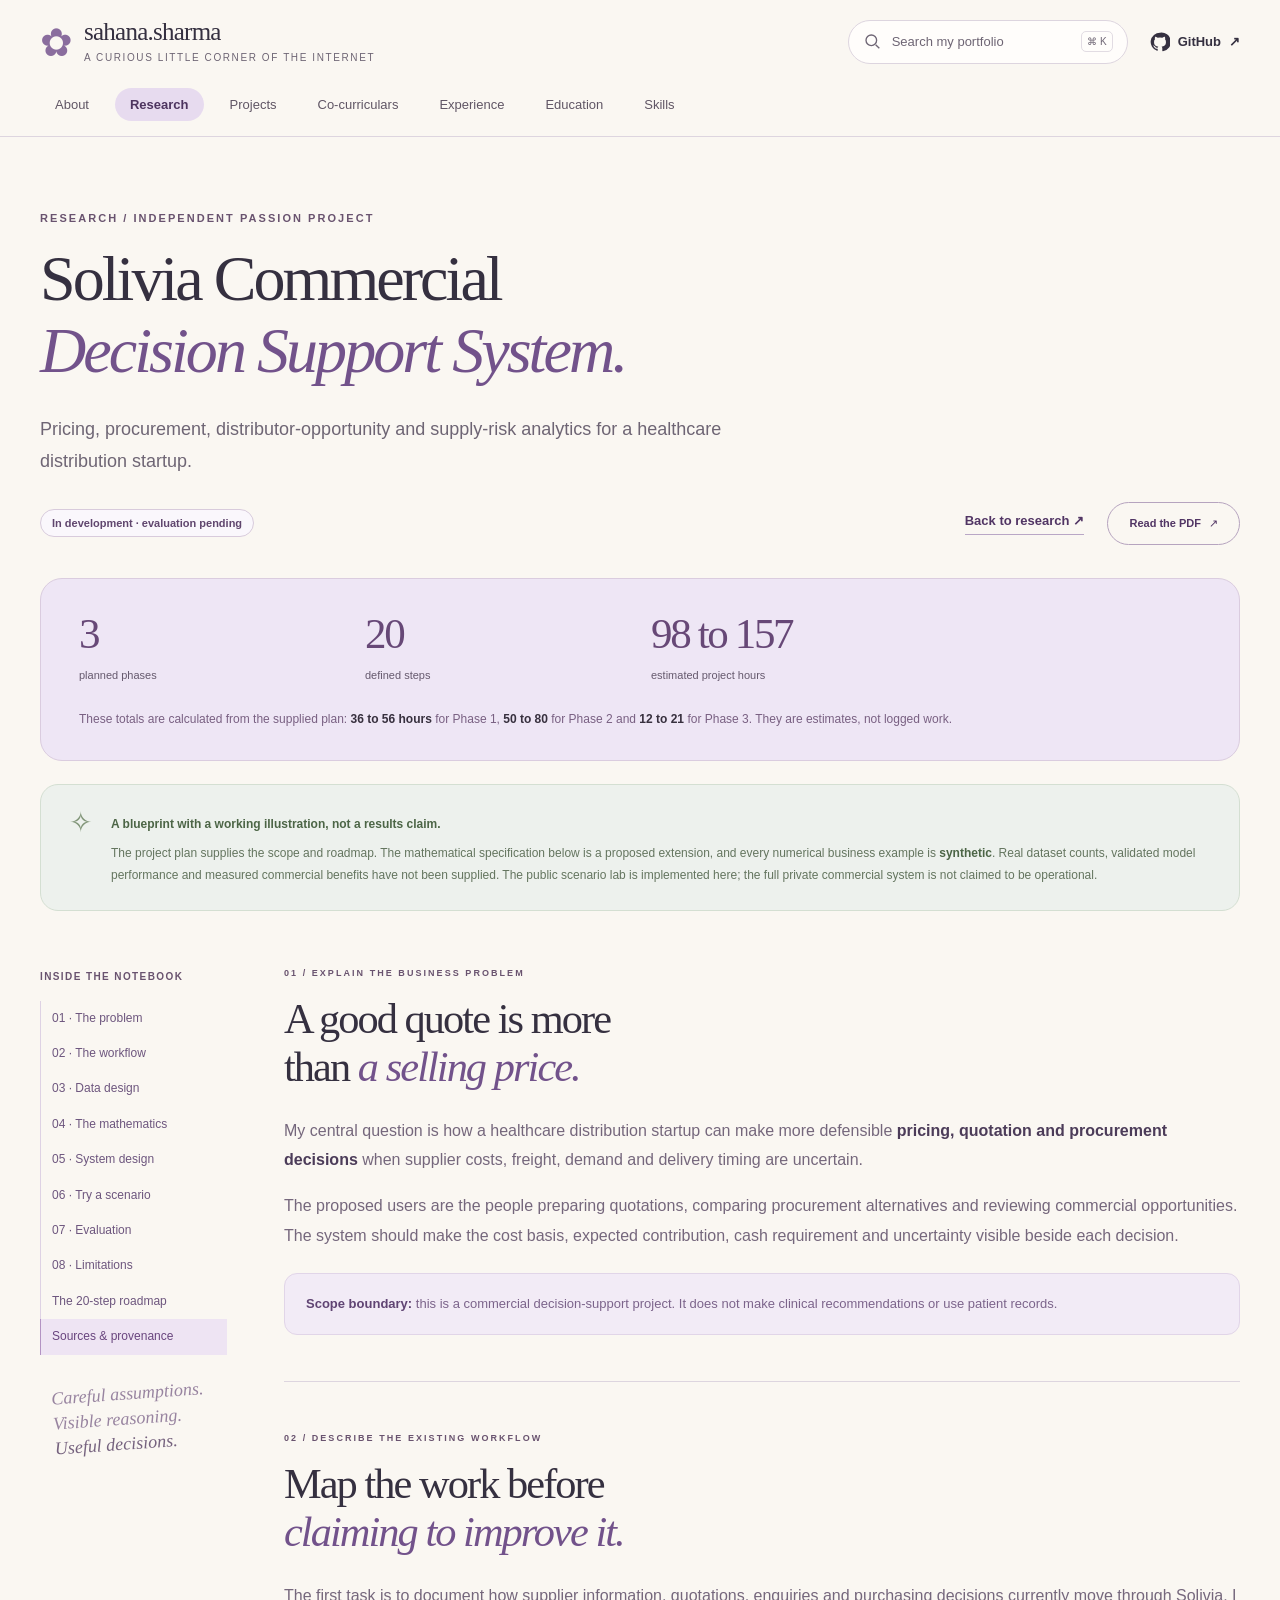
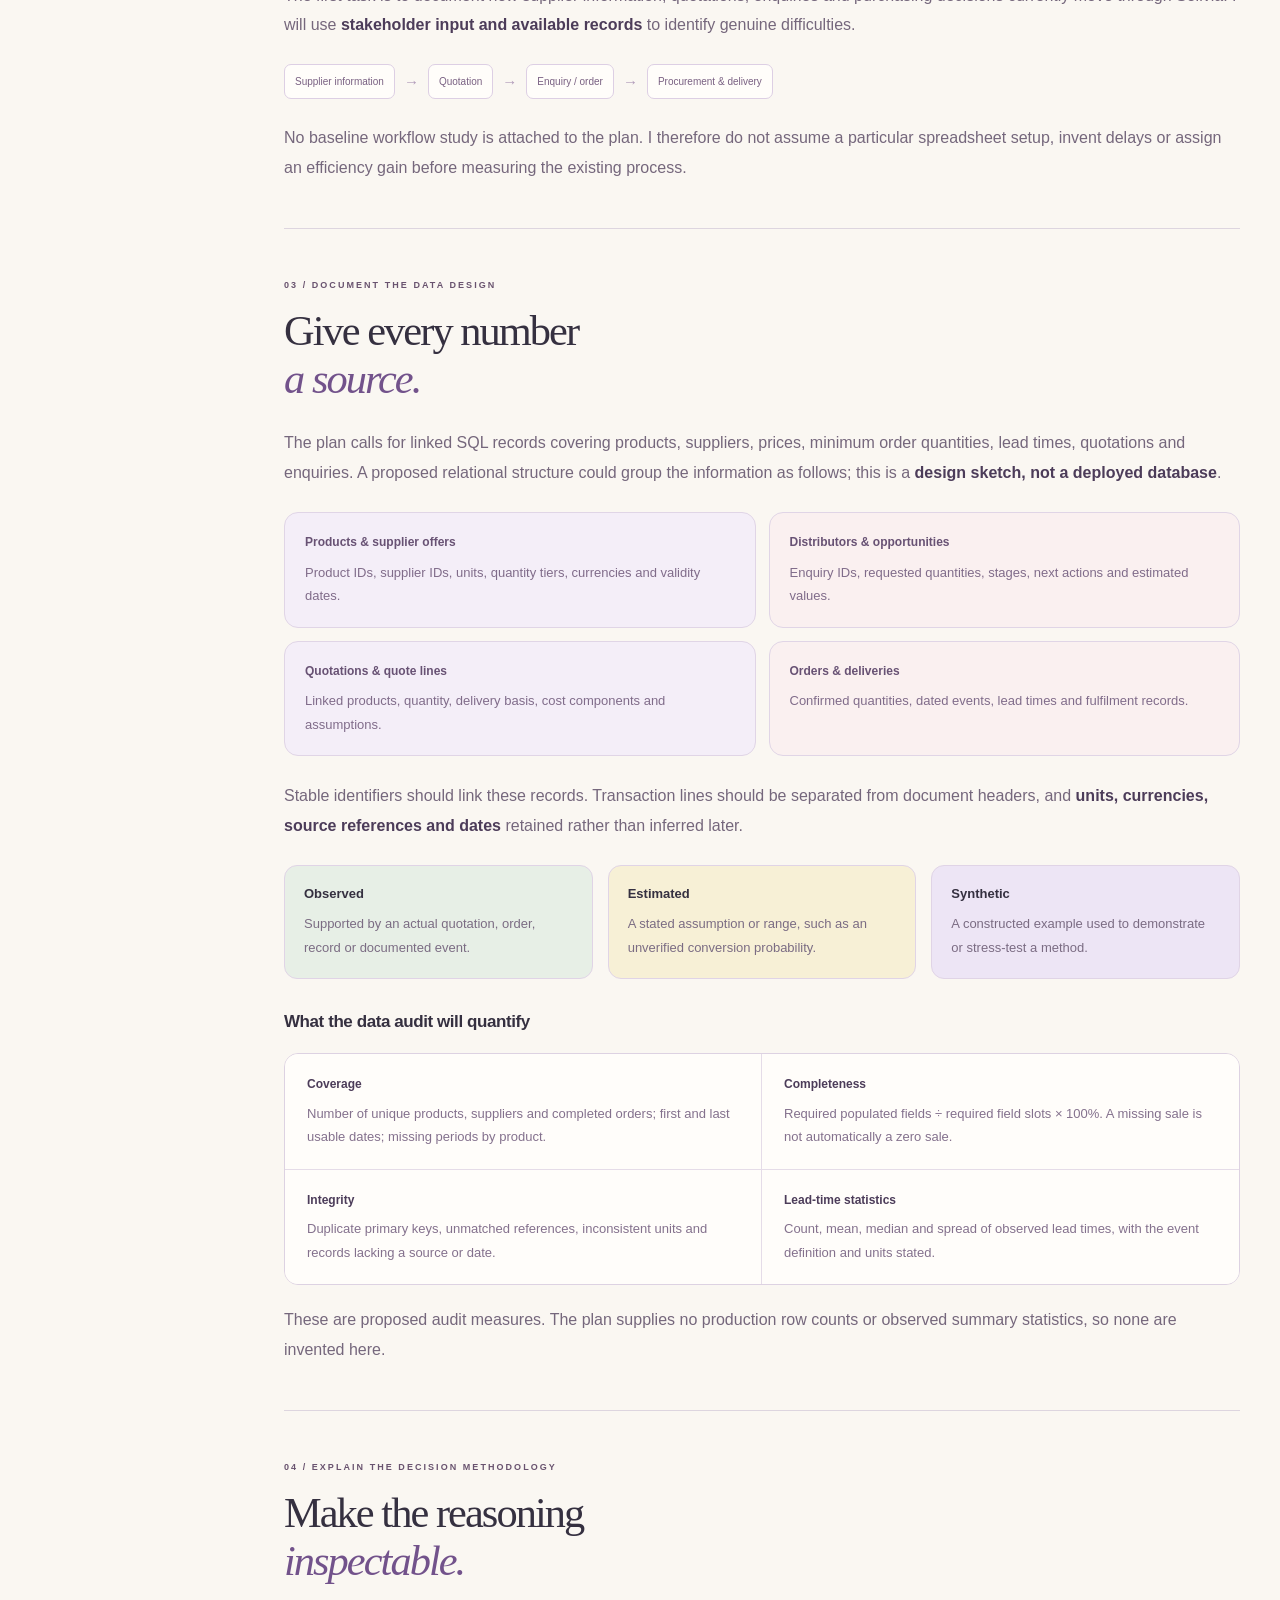
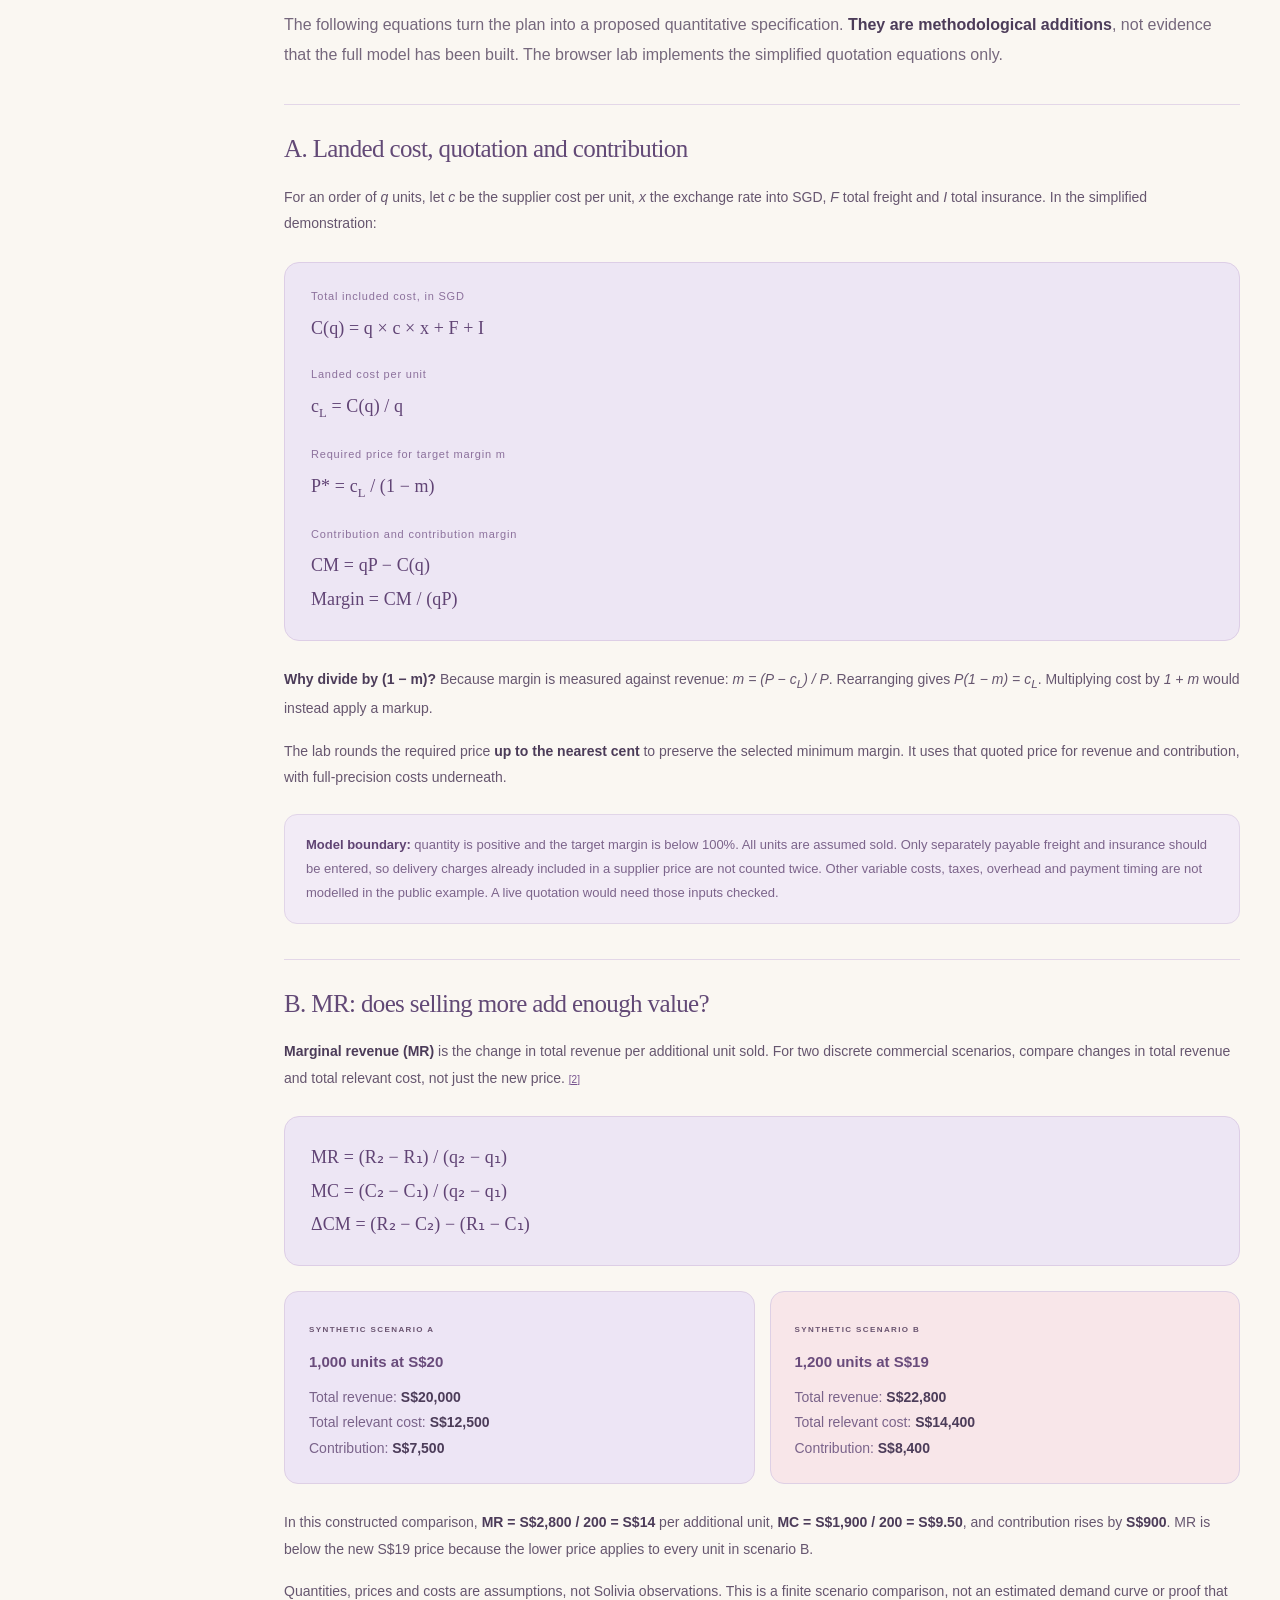
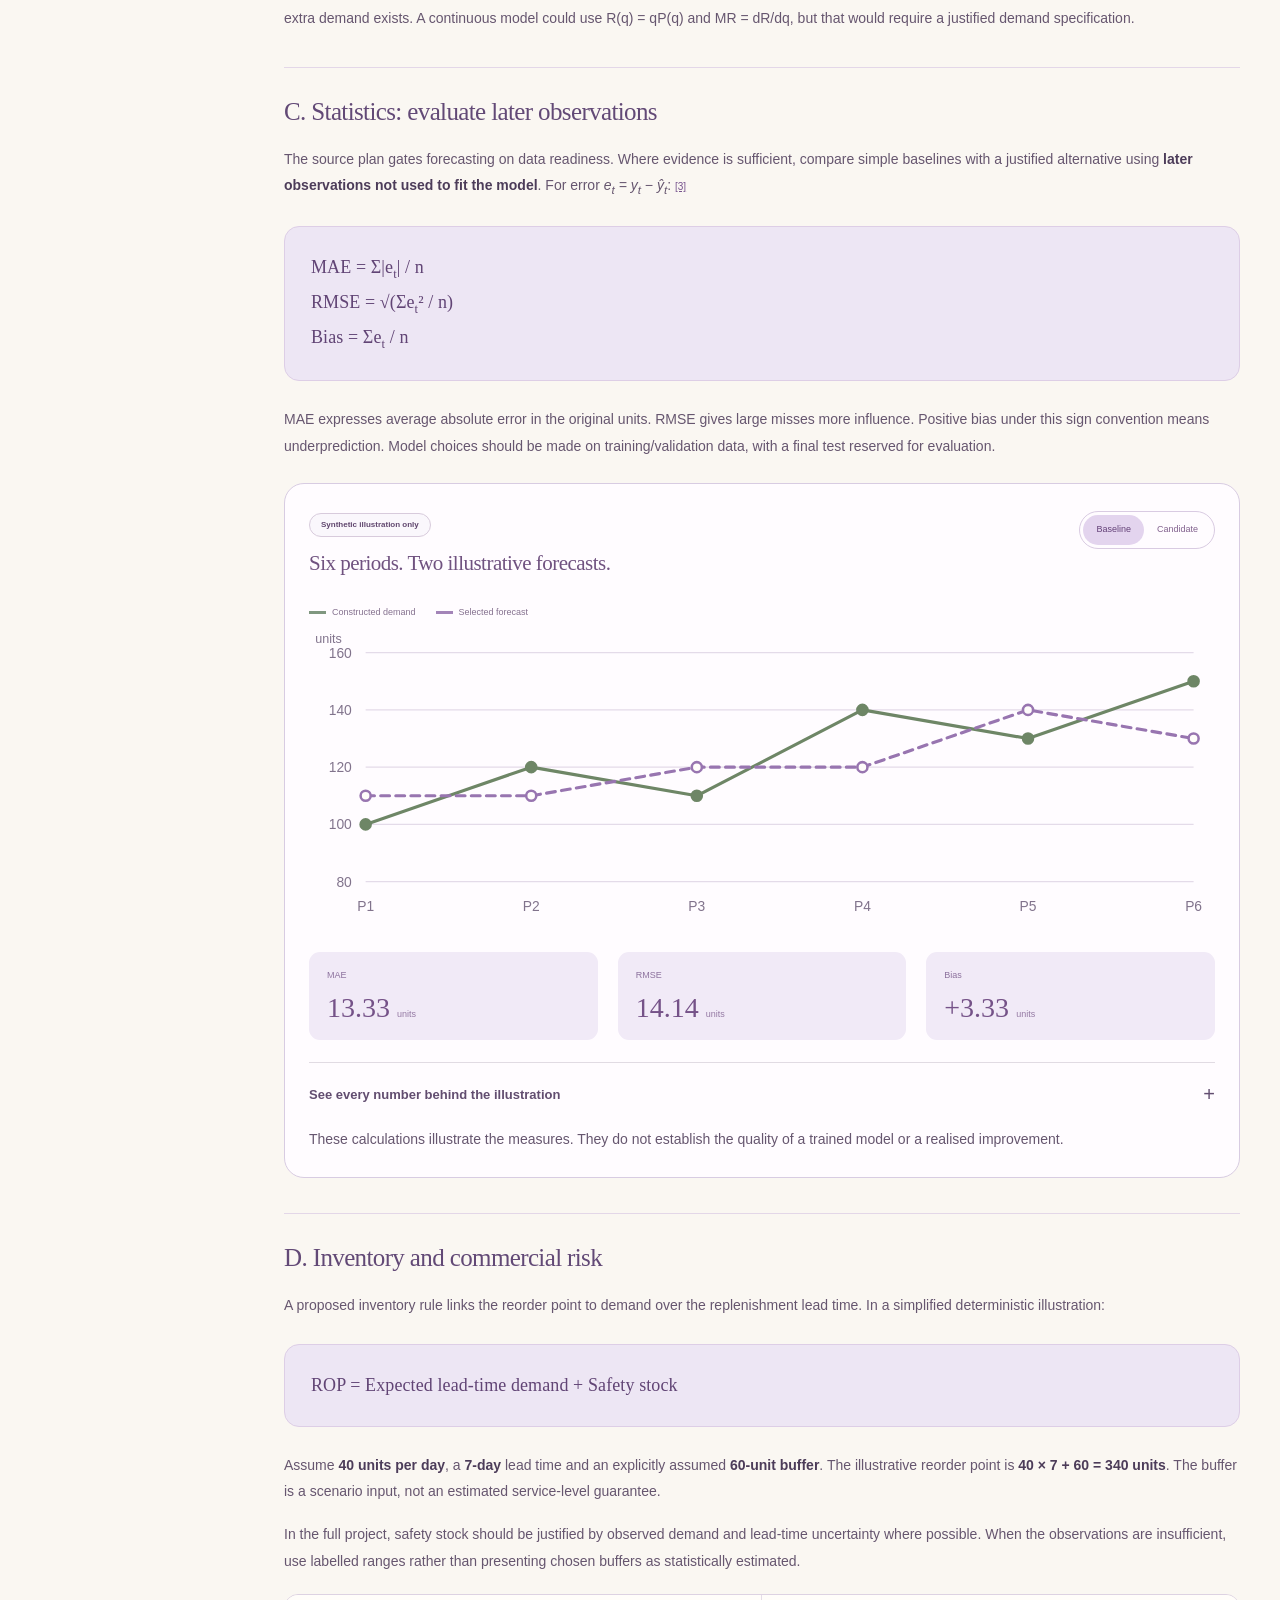
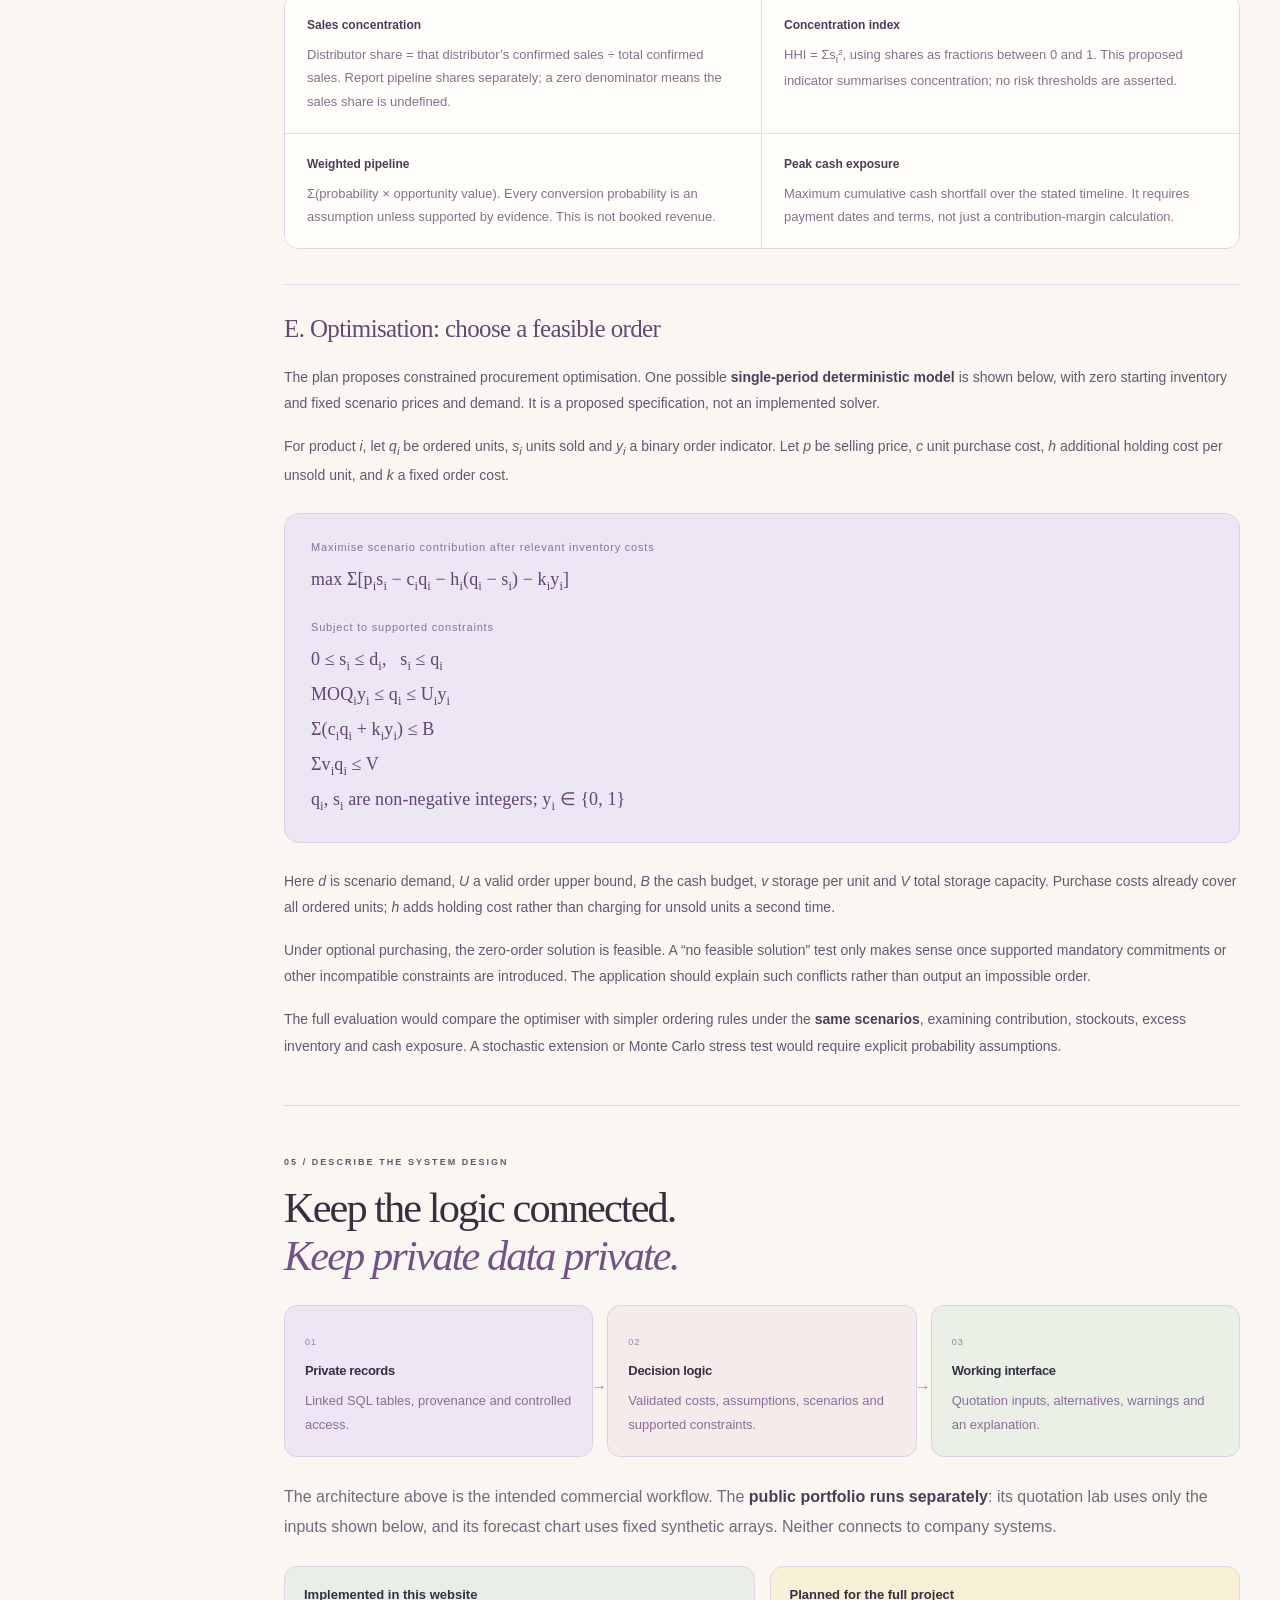
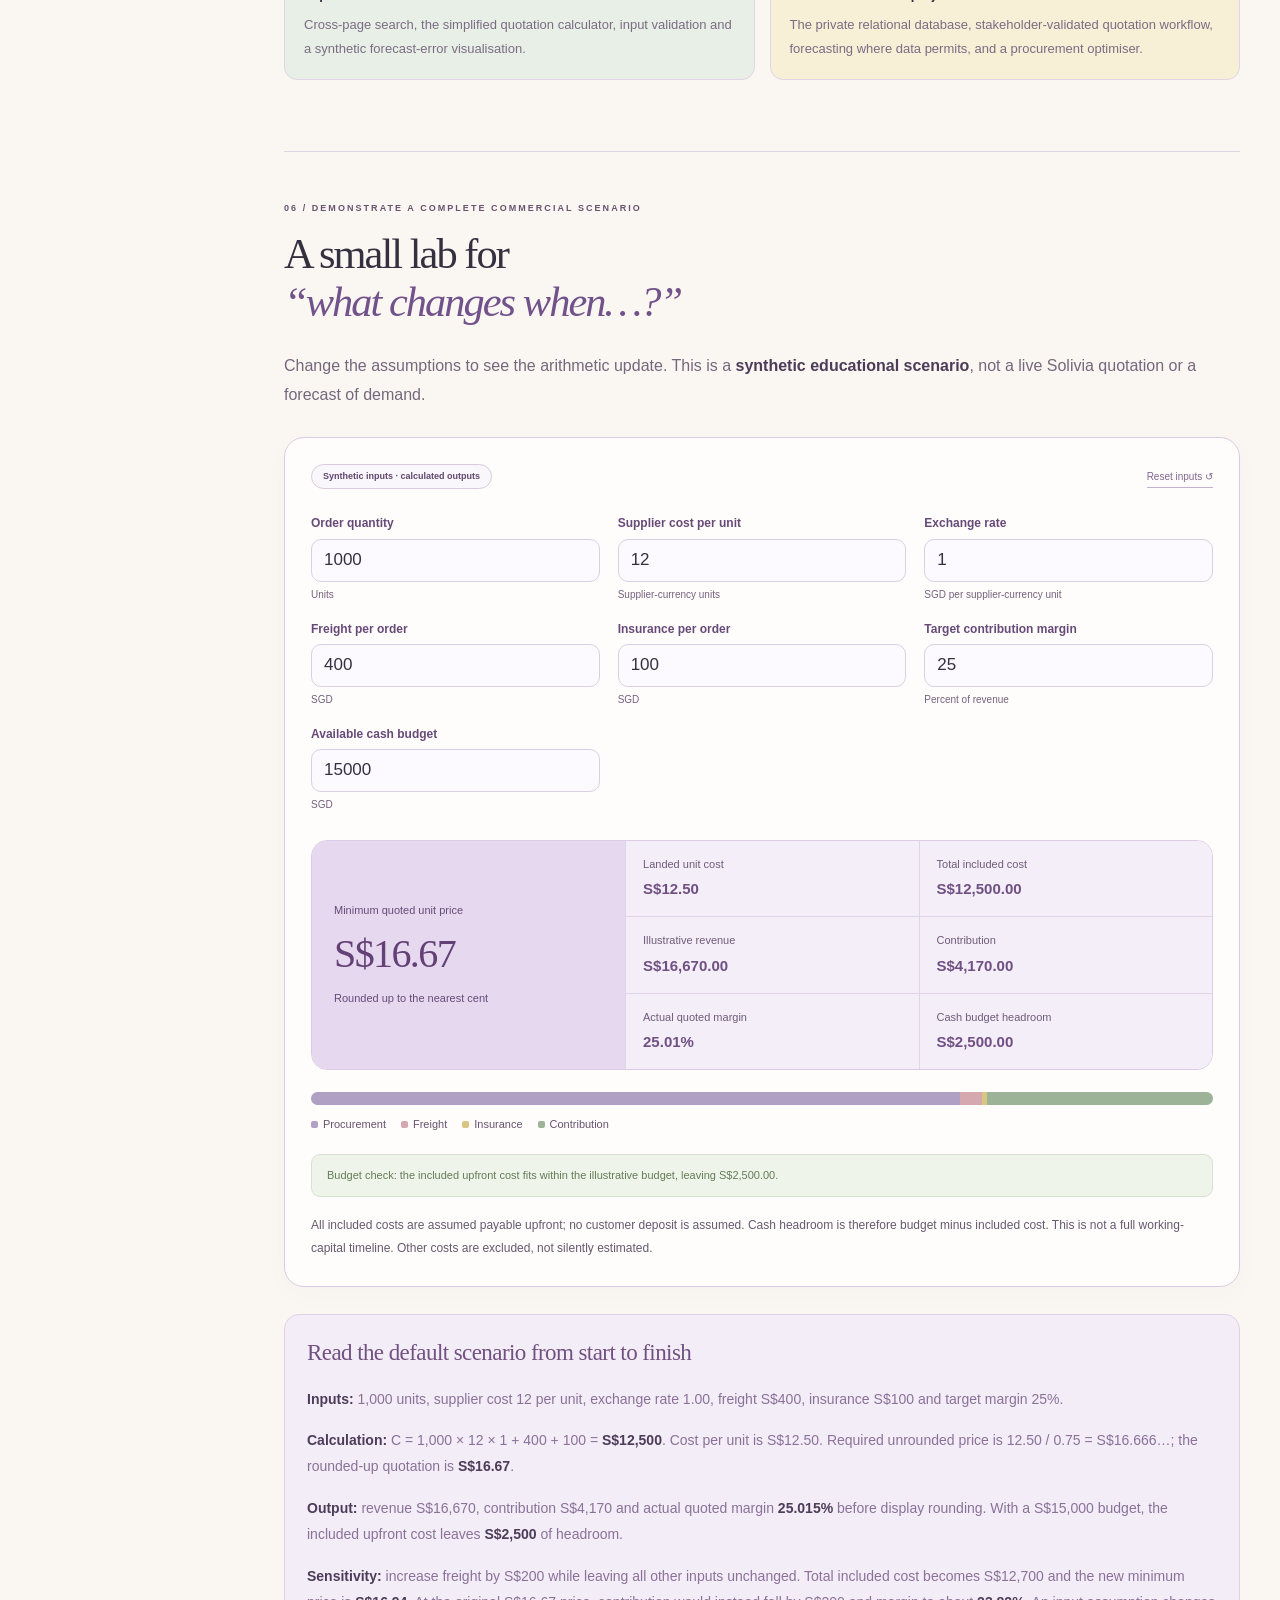
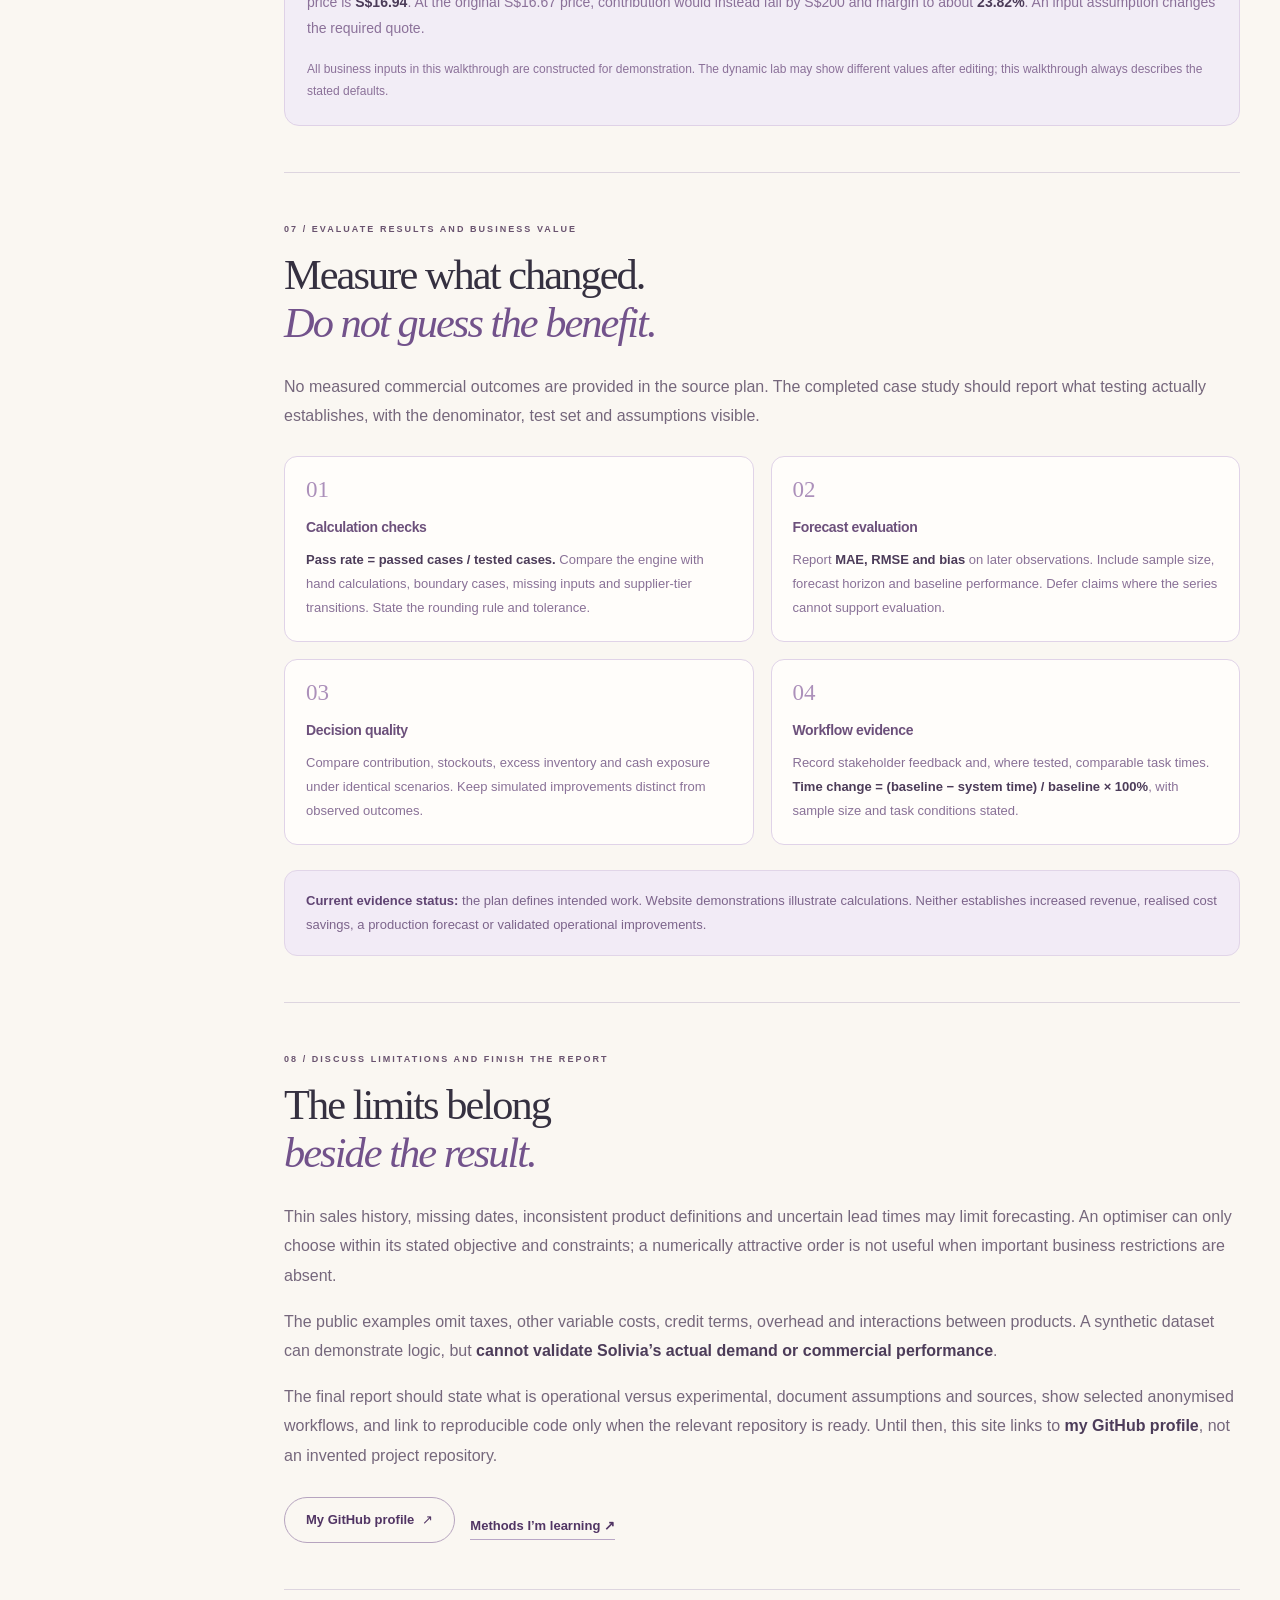
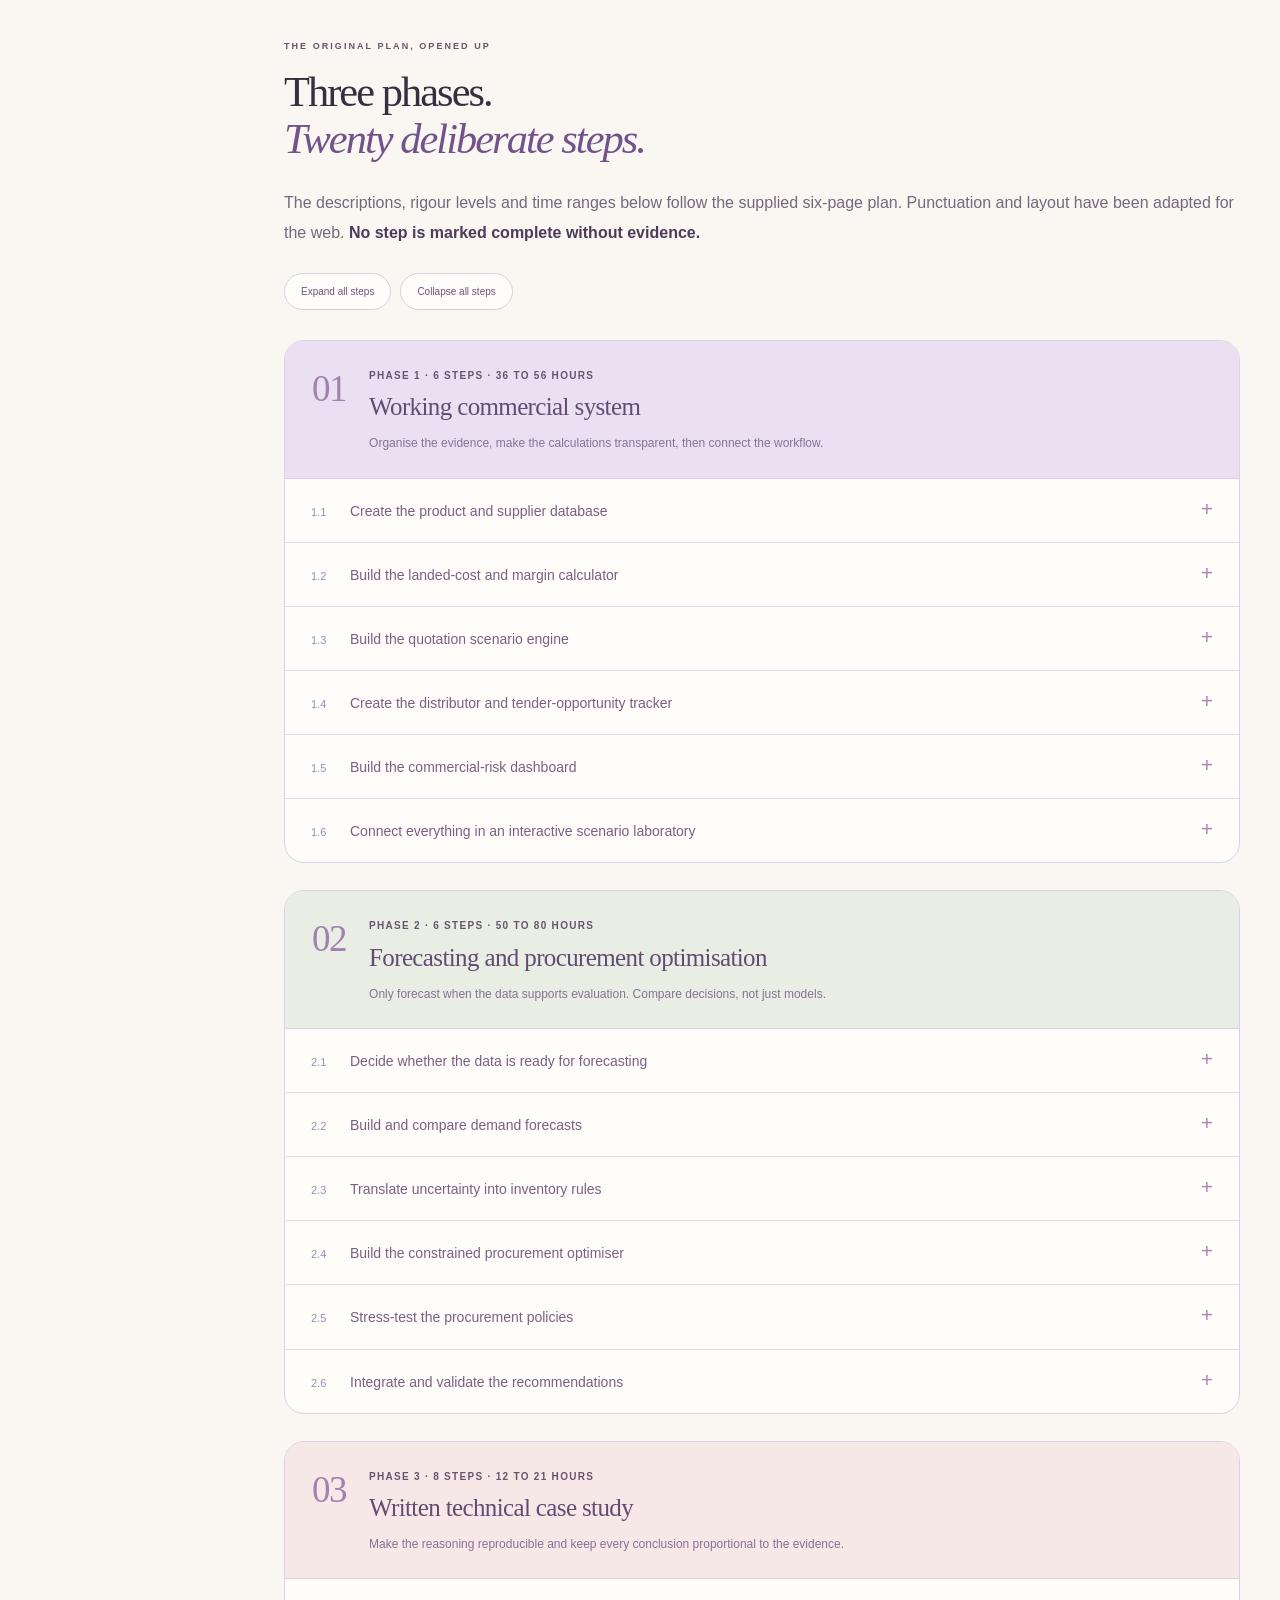
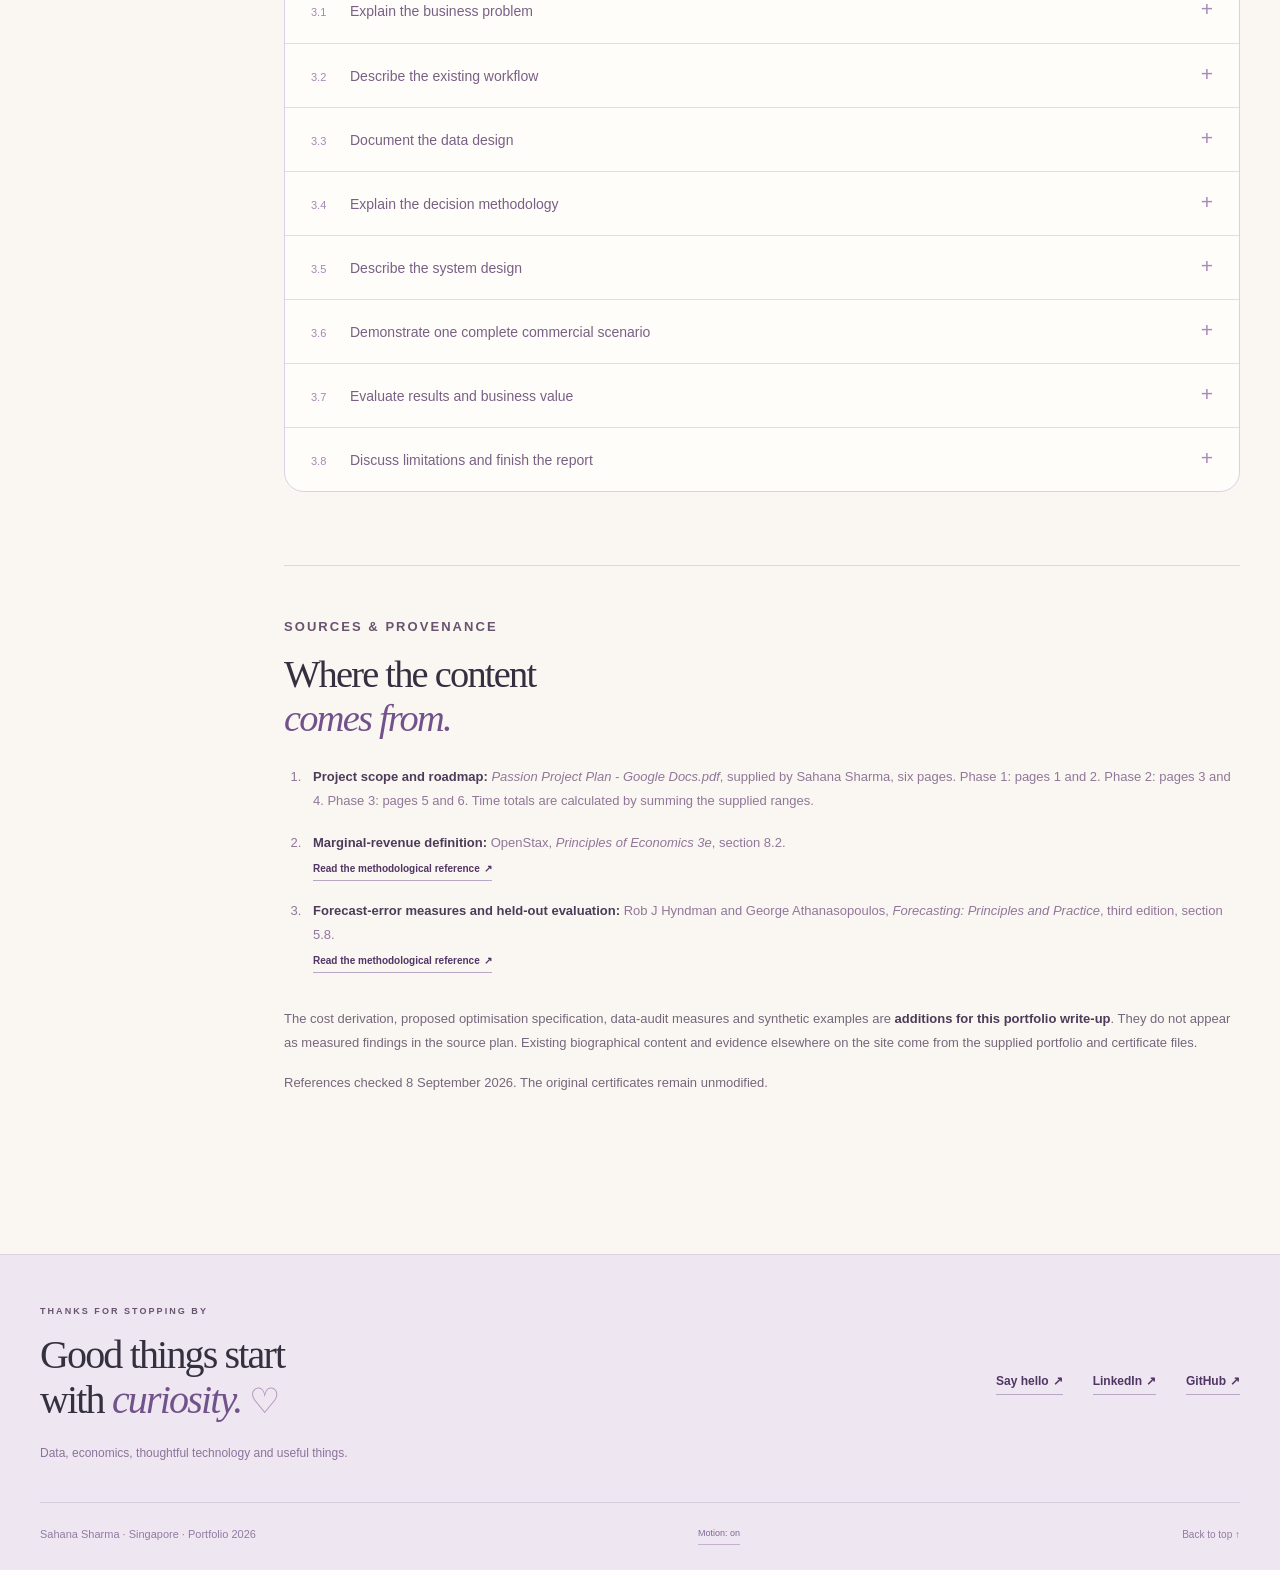
<file: passion-project.html>
<!doctype html>
<html lang="en"><head><meta charset="utf-8"><meta name="viewport" content="width=device-width, initial-scale=1">
<title>Solivia Passion Project | Sahana Sharma</title><meta name="description" content="The Solivia Commercial Decision Support System: a technical case-study blueprint, quantitative methods, interactive synthetic scenario and 20-step roadmap."><meta name="theme-color" content="#f9f6f1">
<link rel="icon" href="assets/favicon.svg" type="image/svg+xml"><link rel="stylesheet" href="assets/css/site.css">
<script>document.documentElement.classList.add('js');</script>
<script src="assets/js/search-index.js" defer></script><script src="assets/js/app.js" defer></script><script src="assets/js/project.js" defer></script></head>
<body class="page-passion" id="top"><a class="skip-link" href="#main">Skip to content</a>
<div class="reading-progress" aria-hidden="true"><span id="reading-progress"></span></div>
<header class="site-header"><div class="header-inner"><div class="header-top">
<a class="brand" href="index.html" aria-label="Sahana Sharma, About page"><span class="flower" aria-hidden="true">✿</span><span>sahana.sharma<small>a curious little corner of the internet</small></span></a>
<div class="header-actions"><button class="search-trigger" data-search-open aria-haspopup="dialog"><svg viewBox="0 0 24 24" fill="none" stroke="currentColor" stroke-width="1.7" aria-hidden="true"><circle cx="10.5" cy="10.5" r="6.7"/><path d="m16 16 4.6 4.6"/></svg><span>Search my portfolio</span><kbd>⌘ K</kbd></button>
<a href="https://github.com/sahanasharma" target="_blank" rel="noopener noreferrer" class="github-header" aria-label="Sahana Sharma on GitHub (opens in a new tab)"><svg viewBox="0 0 24 24" fill="currentColor" aria-hidden="true"><path d="M12 .8a11.2 11.2 0 0 0-3.54 21.83c.56.1.77-.24.77-.54v-2.1c-3.13.69-3.79-1.33-3.79-1.33-.51-1.3-1.24-1.64-1.24-1.64-1.02-.7.08-.69.08-.69 1.13.08 1.72 1.16 1.72 1.16 1 .1.52 2.02 3.27 1.43.1-.72.4-1.22.72-1.5-2.5-.29-5.14-1.25-5.14-5.57 0-1.23.44-2.23 1.16-3.01-.12-.29-.5-1.43.11-2.98 0 0 .95-.3 3.08 1.15a10.7 10.7 0 0 1 5.6 0c2.14-1.45 3.08-1.15 3.08-1.15.61 1.55.23 2.69.12 2.98.71.78 1.15 1.78 1.15 3.01 0 4.33-2.64 5.28-5.16 5.56.41.35.77 1.03.77 2.08v3.1c0 .3.2.65.78.54A11.2 11.2 0 0 0 12 .8Z"/></svg><span>GitHub</span><span aria-hidden="true">↗</span></a>
<button class="menu-toggle" aria-controls="site-nav" aria-expanded="false" aria-label="Open navigation"><span></span><span></span></button></div></div>
<nav class="main-nav" id="site-nav" aria-label="Main navigation"><a href="index.html">About</a><a href="research.html" aria-current="page">Research</a><a href="projects.html">Projects</a><a href="co-curriculars.html">Co-curriculars</a><a href="experience.html">Experience</a><a href="education.html">Education</a><a href="skills.html">Skills</a></nav></div></header>
<main id="main" class="site-main" tabindex="-1"><header class="page-heading project-heading"><p class="eyebrow">research / independent passion project</p><h1>Solivia Commercial<br><em>Decision Support System.</em></h1><p class="page-deck">Pricing, procurement, distributor-opportunity and supply-risk analytics for a healthcare distribution startup.</p></header>
<div class="project-toolbar"><span class="status-pill">In development · evaluation pending</span><div><a class="text-link" href="research.html">Back to research<span aria-hidden="true"> ↗</span></a><a class="button button-outline" href="assets/documents/solivia-technical-case-study.pdf">Read the PDF<span aria-hidden="true"> ↗</span></a></div></div>
<div class="project-overview" id="overview" data-index-title="Solivia passion project: overview, phases and estimated hours" data-index-category="Passion project" data-index-keywords="decision intelligence suite stats statistics mathematics MR pricing procurement 20 steps">
<div class="stat-strip"><div><strong>3</strong><span>planned phases</span></div><div><strong>20</strong><span>defined steps</span></div><div><strong>98 to 157</strong><span>estimated project hours</span></div></div><p>These totals are calculated from the supplied plan: <strong>36 to 56 hours</strong> for Phase 1, <strong>50 to 80</strong> for Phase 2 and <strong>12 to 21</strong> for Phase 3. They are estimates, not logged work.</p></div>
<div class="evidence-note"><span aria-hidden="true">✧</span><div><strong>A blueprint with a working illustration, not a results claim.</strong><p>The project plan supplies the scope and roadmap. The mathematical specification below is a proposed extension, and every numerical business example is <strong>synthetic</strong>. Real dataset counts, validated model performance and measured commercial benefits have not been supplied. The public scenario lab is implemented here; the full private commercial system is not claimed to be operational.</p></div></div>
<div class="article-layout"><aside class="article-toc" aria-label="On this page"><p class="eyebrow">inside the notebook</p><a href="#business-problem">01 · The problem</a><a href="#existing-workflow">02 · The workflow</a><a href="#data-design">03 · Data design</a><a href="#methodology">04 · The mathematics</a><a href="#system-design">05 · System design</a><a href="#scenario-lab">06 · Try a scenario</a><a href="#evaluation">07 · Evaluation</a><a href="#limitations">08 · Limitations</a><a href="#roadmap">The 20-step roadmap</a><a href="#references">Sources & provenance</a><div class="toc-note">Careful assumptions.<br>Visible reasoning.<br><em>Useful decisions.</em></div></aside>
<div class="article-main">
<section class="writeup-section" id="business-problem" data-index-title="Solivia business problem: pricing, quotations and procurement" data-index-category="Passion project" data-index-keywords="business research healthcare distributor decision support"><p class="eyebrow">01 / explain the business problem</p><h2>A good quote is more<br>than <em>a selling price.</em></h2><p>My central question is how a healthcare distribution startup can make more defensible <strong>pricing, quotation and procurement decisions</strong> when supplier costs, freight, demand and delivery timing are uncertain.</p><p>The proposed users are the people preparing quotations, comparing procurement alternatives and reviewing commercial opportunities. The system should make the cost basis, expected contribution, cash requirement and uncertainty visible beside each decision.</p><div class="boundary-note"><strong>Scope boundary:</strong> this is a commercial decision-support project. It does not make clinical recommendations or use patient records.</div></section>
<section class="writeup-section" id="existing-workflow" data-index-title="Solivia existing workflow and evidence collection" data-index-category="Passion project" data-index-keywords="stakeholders suppliers quotations enquiries purchasing existing process"><p class="eyebrow">02 / describe the existing workflow</p><h2>Map the work before<br><em>claiming to improve it.</em></h2><p>The first task is to document how supplier information, quotations, enquiries and purchasing decisions currently move through Solivia. I will use <strong>stakeholder input and available records</strong> to identify genuine difficulties.</p><div class="process-ribbon"><span>Supplier information</span><b aria-hidden="true">→</b><span>Quotation</span><b aria-hidden="true">→</b><span>Enquiry / order</span><b aria-hidden="true">→</b><span>Procurement & delivery</span></div><p>No baseline workflow study is attached to the plan. I therefore do not assume a particular spreadsheet setup, invent delays or assign an efficiency gain before measuring the existing process.</p></section>
<section class="writeup-section" id="data-design" data-index-title="Solivia data design: SQL schema, audit statistics and provenance" data-index-category="Passion project" data-index-keywords="database products suppliers orders sample size completeness duplicates missing data SQL statistics"><p class="eyebrow">03 / document the data design</p><h2>Give every number<br><em>a source.</em></h2><p>The plan calls for linked SQL records covering products, suppliers, prices, minimum order quantities, lead times, quotations and enquiries. A proposed relational structure could group the information as follows; this is a <strong>design sketch, not a deployed database</strong>.</p>
<div class="schema-grid"><div><b>Products & supplier offers</b><span>Product IDs, supplier IDs, units, quantity tiers, currencies and validity dates.</span></div><div><b>Distributors & opportunities</b><span>Enquiry IDs, requested quantities, stages, next actions and estimated values.</span></div><div><b>Quotations & quote lines</b><span>Linked products, quantity, delivery basis, cost components and assumptions.</span></div><div><b>Orders & deliveries</b><span>Confirmed quantities, dated events, lead times and fulfilment records.</span></div></div>
<p>Stable identifiers should link these records. Transaction lines should be separated from document headers, and <strong>units, currencies, source references and dates</strong> retained rather than inferred later.</p><div class="grid three compact-grid"><div class="mini-card green"><h3>Observed</h3><p>Supported by an actual quotation, order, record or documented event.</p></div><div class="mini-card butter"><h3>Estimated</h3><p>A stated assumption or range, such as an unverified conversion probability.</p></div><div class="mini-card lavender"><h3>Synthetic</h3><p>A constructed example used to demonstrate or stress-test a method.</p></div></div>
<h3 class="subheading">What the data audit will quantify</h3><div class="metric-definitions"><div><strong>Coverage</strong><p>Number of unique products, suppliers and completed orders; first and last usable dates; missing periods by product.</p></div><div><strong>Completeness</strong><p>Required populated fields ÷ required field slots × 100%. A missing sale is not automatically a zero sale.</p></div><div><strong>Integrity</strong><p>Duplicate primary keys, unmatched references, inconsistent units and records lacking a source or date.</p></div><div><strong>Lead-time statistics</strong><p>Count, mean, median and spread of observed lead times, with the event definition and units stated.</p></div></div><p class="small-note">These are proposed audit measures. The plan supplies no production row counts or observed summary statistics, so none are invented here.</p></section>
<section class="writeup-section" id="methodology" data-index-title="Solivia quantitative methodology: cost, margin, statistics and MR" data-index-category="Passion project" data-index-keywords="math mathematics mathematical reasoning formulas quantification contribution margin landed cost"><p class="eyebrow">04 / explain the decision methodology</p><h2>Make the reasoning<br><em>inspectable.</em></h2><p>The following equations turn the plan into a proposed quantitative specification. <strong>They are methodological additions</strong>, not evidence that the full model has been built. The browser lab implements the simplified quotation equations only.</p>
<div class="method-block" id="cost-margin" data-index-title="Landed cost and contribution margin formulas" data-index-category="Passion project" data-index-keywords="quotation price markup freight insurance exchange rate FX costs calculator"><h3>A. Landed cost, quotation and contribution</h3><p>For an order of <var>q</var> units, let <var>c</var> be the supplier cost per unit, <var>x</var> the exchange rate into SGD, <var>F</var> total freight and <var>I</var> total insurance. In the simplified demonstration:</p>
<div class="equation-card"><span class="equation-label">Total included cost, in SGD</span><div class="formula">C(q) = q × c × x + F + I</div><span class="equation-label">Landed cost per unit</span><div class="formula">c<sub>L</sub> = C(q) / q</div><span class="equation-label">Required price for target margin m</span><div class="formula">P* = c<sub>L</sub> / (1 − m)</div><span class="equation-label">Contribution and contribution margin</span><div class="formula">CM = qP − C(q)<br>Margin = CM / (qP)</div></div>
<p><strong>Why divide by (1 − m)?</strong> Because margin is measured against revenue: <var>m = (P − c<sub>L</sub>) / P</var>. Rearranging gives <var>P(1 − m) = c<sub>L</sub></var>. Multiplying cost by <var>1 + m</var> would instead apply a markup.</p><p>The lab rounds the required price <strong>up to the nearest cent</strong> to preserve the selected minimum margin. It uses that quoted price for revenue and contribution, with full-precision costs underneath.</p><div class="boundary-note"><strong>Model boundary:</strong> quantity is positive and the target margin is below 100%. All units are assumed sold. Only separately payable freight and insurance should be entered, so delivery charges already included in a supplier price are not counted twice. Other variable costs, taxes, overhead and payment timing are not modelled in the public example. A live quotation would need those inputs checked.</div></div>
<div class="method-block" id="marginal-revenue" data-index-title="MR: marginal revenue and incremental contribution" data-index-category="Passion project" data-index-keywords="MR MC marginal revenue marginal cost mathematical reasoning pricing discounts economics"><h3>B. MR: does selling more add enough value?</h3><p><strong>Marginal revenue (MR)</strong> is the change in total revenue per additional unit sold. For two discrete commercial scenarios, compare changes in total revenue and total relevant cost, not just the new price. <a class="source-ref" href="#reference-mr">[2]</a></p><div class="equation-card"><div class="formula">MR = (R₂ − R₁) / (q₂ − q₁)<br>MC = (C₂ − C₁) / (q₂ − q₁)<br>ΔCM = (R₂ − C₂) − (R₁ − C₁)</div></div>
<div class="grid two compact-grid"><div class="scenario-note lavender"><span class="eyebrow">Synthetic scenario A</span><h4>1,000 units at S$20</h4><p>Total revenue: <strong>S$20,000</strong><br>Total relevant cost: <strong>S$12,500</strong><br>Contribution: <strong>S$7,500</strong></p></div><div class="scenario-note pink"><span class="eyebrow">Synthetic scenario B</span><h4>1,200 units at S$19</h4><p>Total revenue: <strong>S$22,800</strong><br>Total relevant cost: <strong>S$14,400</strong><br>Contribution: <strong>S$8,400</strong></p></div></div>
<p>In this constructed comparison, <strong>MR = S$2,800 / 200 = S$14</strong> per additional unit, <strong>MC = S$1,900 / 200 = S$9.50</strong>, and contribution rises by <strong>S$900</strong>. MR is below the new S$19 price because the lower price applies to every unit in scenario B.</p><p class="small-note">Quantities, prices and costs are assumptions, not Solivia observations. This is a finite scenario comparison, not an estimated demand curve or proof that extra demand exists. A continuous model could use R(q) = qP(q) and MR = dR/dq, but that would require a justified demand specification.</p></div>
<div class="method-block" id="forecasting" data-index-title="Forecast evaluation: MAE, RMSE, bias and synthetic demand data" data-index-category="Passion project" data-index-keywords="statistics stats time series holdout demand forecasting baseline errors Python quantitative"><h3>C. Statistics: evaluate later observations</h3><p>The source plan gates forecasting on data readiness. Where evidence is sufficient, compare simple baselines with a justified alternative using <strong>later observations not used to fit the model</strong>. For error <var>e<sub>t</sub> = y<sub>t</sub> − ŷ<sub>t</sub></var>: <a class="source-ref" href="#reference-forecast">[3]</a></p>
<div class="equation-card"><div class="formula">MAE = Σ|e<sub>t</sub>| / n<br>RMSE = √(Σe<sub>t</sub>² / n)<br>Bias = Σe<sub>t</sub> / n</div></div><p>MAE expresses average absolute error in the original units. RMSE gives large misses more influence. Positive bias under this sign convention means underprediction. Model choices should be made on training/validation data, with a final test reserved for evaluation.</p>
<div class="forecast-demo"><div class="chart-title"><div><span class="status-pill">Synthetic illustration only</span><h4>Six periods. Two illustrative forecasts.</h4></div><div class="chart-controls" aria-label="Choose illustrative forecast"><button data-forecast="baseline" class="active" aria-pressed="true">Baseline</button><button data-forecast="candidate" aria-pressed="false">Candidate</button></div></div>
<div class="chart-legend"><span><i class="actual-swatch"></i>Constructed demand</span><span><i class="forecast-swatch"></i>Selected forecast</span></div><svg id="forecast-chart" viewBox="0 0 720 240" role="img" aria-labelledby="forecast-chart-title forecast-chart-desc"><title id="forecast-chart-title">Synthetic demand and forecast across six periods</title><desc id="forecast-chart-desc">Constructed demand: 100, 120, 110, 140, 130, 150 units. Baseline forecast: 110, 110, 120, 120, 140, 130 units.</desc><g id="forecast-chart-content"></g></svg>
<div class="forecast-stats" aria-live="polite"><div><span>MAE</span><strong id="forecast-mae">13.33</strong><small>units</small></div><div><span>RMSE</span><strong id="forecast-rmse">14.14</strong><small>units</small></div><div><span>Bias</span><strong id="forecast-bias">+3.33</strong><small>units</small></div></div>
<details class="detail-box"><summary>See every number behind the illustration <span aria-hidden="true">+</span></summary><div class="detail-body"><div class="table-scroll"><table class="data-table"><caption>All six rows are synthetic, not a Solivia sales history.</caption><thead><tr><th scope="col">Period</th><th scope="col">Constructed demand</th><th scope="col">Baseline</th><th scope="col">Candidate</th></tr></thead><tbody><tr><th scope="row">1</th><td>100</td><td>110</td><td>105</td></tr><tr><th scope="row">2</th><td>120</td><td>110</td><td>118</td></tr><tr><th scope="row">3</th><td>110</td><td>120</td><td>115</td></tr><tr><th scope="row">4</th><td>140</td><td>120</td><td>132</td></tr><tr><th scope="row">5</th><td>130</td><td>140</td><td>134</td></tr><tr><th scope="row">6</th><td>150</td><td>130</td><td>143</td></tr></tbody></table></div><p>For the baseline, absolute errors sum to 80 and squared errors sum to 1,200. Therefore MAE = 80/6 = <strong>13.33</strong> and RMSE = √(1,200/6) = <strong>14.14</strong>. For the candidate, MAE = 31/6 = <strong>5.17</strong>, RMSE = √(183/6) = <strong>5.52</strong> and bias = <strong>0.50</strong>.</p></div></details><p class="small-note">These calculations illustrate the measures. They do not establish the quality of a trained model or a realised improvement.</p></div></div>
<div class="method-block" id="inventory-risk" data-index-title="Inventory rules, uncertainty and commercial risk metrics" data-index-category="Passion project" data-index-keywords="reorder point safety stock ROP supplier distributor concentration HHI working capital risk probability"><h3>D. Inventory and commercial risk</h3><p>A proposed inventory rule links the reorder point to demand over the replenishment lead time. In a simplified deterministic illustration:</p><div class="equation-card"><div class="formula">ROP = Expected lead-time demand + Safety stock</div></div><p>Assume <strong>40 units per day</strong>, a <strong>7-day</strong> lead time and an explicitly assumed <strong>60-unit buffer</strong>. The illustrative reorder point is <strong>40 × 7 + 60 = 340 units</strong>. The buffer is a scenario input, not an estimated service-level guarantee.</p><p>In the full project, safety stock should be justified by observed demand and lead-time uncertainty where possible. When the observations are insufficient, use labelled ranges rather than presenting chosen buffers as statistically estimated.</p><div class="metric-definitions"><div><strong>Sales concentration</strong><p>Distributor share = that distributor’s confirmed sales ÷ total confirmed sales. Report pipeline shares separately; a zero denominator means the sales share is undefined.</p></div><div><strong>Concentration index</strong><p>HHI = Σs<sub>i</sub>², using shares as fractions between 0 and 1. This proposed indicator summarises concentration; no risk thresholds are asserted.</p></div><div><strong>Weighted pipeline</strong><p>Σ(probability × opportunity value). Every conversion probability is an assumption unless supported by evidence. This is not booked revenue.</p></div><div><strong>Peak cash exposure</strong><p>Maximum cumulative cash shortfall over the stated timeline. It requires payment dates and terms, not just a contribution-margin calculation.</p></div></div></div>
<div class="method-block" id="optimisation" data-index-title="Constrained procurement optimisation: objective and decision variables" data-index-category="Passion project" data-index-keywords="operations research OR linear integer optimisation budget MOQ storage cash contribution constraints"><h3>E. Optimisation: choose a feasible order</h3><p>The plan proposes constrained procurement optimisation. One possible <strong>single-period deterministic model</strong> is shown below, with zero starting inventory and fixed scenario prices and demand. It is a proposed specification, not an implemented solver.</p><p>For product <var>i</var>, let <var>q<sub>i</sub></var> be ordered units, <var>s<sub>i</sub></var> units sold and <var>y<sub>i</sub></var> a binary order indicator. Let <var>p</var> be selling price, <var>c</var> unit purchase cost, <var>h</var> additional holding cost per unsold unit, and <var>k</var> a fixed order cost.</p><div class="equation-card"><span class="equation-label">Maximise scenario contribution after relevant inventory costs</span><div class="formula">max Σ[p<sub>i</sub>s<sub>i</sub> − c<sub>i</sub>q<sub>i</sub> − h<sub>i</sub>(q<sub>i</sub> − s<sub>i</sub>) − k<sub>i</sub>y<sub>i</sub>]</div><span class="equation-label">Subject to supported constraints</span><div class="formula">0 ≤ s<sub>i</sub> ≤ d<sub>i</sub>, &nbsp; s<sub>i</sub> ≤ q<sub>i</sub><br>MOQ<sub>i</sub>y<sub>i</sub> ≤ q<sub>i</sub> ≤ U<sub>i</sub>y<sub>i</sub><br>Σ(c<sub>i</sub>q<sub>i</sub> + k<sub>i</sub>y<sub>i</sub>) ≤ B<br>Σv<sub>i</sub>q<sub>i</sub> ≤ V<br>q<sub>i</sub>, s<sub>i</sub> are non-negative integers; y<sub>i</sub> ∈ {0, 1}</div></div><p>Here <var>d</var> is scenario demand, <var>U</var> a valid order upper bound, <var>B</var> the cash budget, <var>v</var> storage per unit and <var>V</var> total storage capacity. Purchase costs already cover all ordered units; <var>h</var> adds holding cost rather than charging for unsold units a second time.</p><p>Under optional purchasing, the zero-order solution is feasible. A “no feasible solution” test only makes sense once supported mandatory commitments or other incompatible constraints are introduced. The application should explain such conflicts rather than output an impossible order.</p><p>The full evaluation would compare the optimiser with simpler ordering rules under the <strong>same scenarios</strong>, examining contribution, stockouts, excess inventory and cash exposure. A stochastic extension or Monte Carlo stress test would require explicit probability assumptions.</p></div></section>
<section class="writeup-section" id="system-design" data-index-title="Solivia system design and architecture: private data and public demonstration" data-index-category="Passion project" data-index-keywords="architecture SQL calculation engine interface privacy validation public synthetic"><p class="eyebrow">05 / describe the system design</p><h2>Keep the logic connected.<br><em>Keep private data private.</em></h2><div class="architecture-flow"><div><span>01</span><h3>Private records</h3><p>Linked SQL tables, provenance and controlled access.</p></div><div><span>02</span><h3>Decision logic</h3><p>Validated costs, assumptions, scenarios and supported constraints.</p></div><div><span>03</span><h3>Working interface</h3><p>Quotation inputs, alternatives, warnings and an explanation.</p></div></div><p>The architecture above is the intended commercial workflow. The <strong>public portfolio runs separately</strong>: its quotation lab uses only the inputs shown below, and its forecast chart uses fixed synthetic arrays. Neither connects to company systems.</p><div class="grid two compact-grid"><div class="mini-card green"><h3>Implemented in this website</h3><p>Cross-page search, the simplified quotation calculator, input validation and a synthetic forecast-error visualisation.</p></div><div class="mini-card butter"><h3>Planned for the full project</h3><p>The private relational database, stakeholder-validated quotation workflow, forecasting where data permits, and a procurement optimiser.</p></div></div></section>
<section class="writeup-section" id="scenario-lab" data-index-title="Interactive Solivia quotation scenario lab: synthetic price and margin calculator" data-index-category="Passion project" data-index-keywords="calculator synthetic statistics math margin cash budget exchange rate freight insurance quantity"><p class="eyebrow">06 / demonstrate a complete commercial scenario</p><h2>A small lab for<br><em>“what changes when…?”</em></h2><p>Change the assumptions to see the arithmetic update. This is a <strong>synthetic educational scenario</strong>, not a live Solivia quotation or a forecast of demand.</p><div class="scenario-lab"><div class="lab-top"><span class="status-pill">Synthetic inputs · calculated outputs</span><button type="button" id="lab-reset" class="quiet-button">Reset inputs ↺</button></div><form id="quotation-form" class="lab-inputs" novalidate><label class="lab-field" for="lab-quantity"><span>Order quantity</span><input id="lab-quantity" name="quantity" type="number" value="1000" min="1" max="1000000" step="1" required inputmode="decimal"><small>Units</small></label><label class="lab-field" for="lab-unit-cost"><span>Supplier cost per unit</span><input id="lab-unit-cost" name="unit-cost" type="number" value="12" min="0" max="100000" step="0.01" required inputmode="decimal"><small>Supplier-currency units</small></label><label class="lab-field" for="lab-exchange-rate"><span>Exchange rate</span><input id="lab-exchange-rate" name="exchange-rate" type="number" value="1" min="0.0001" max="1000" step="0.0001" required inputmode="decimal"><small>SGD per supplier-currency unit</small></label><label class="lab-field" for="lab-freight"><span>Freight per order</span><input id="lab-freight" name="freight" type="number" value="400" min="0" max="10000000" step="0.01" required inputmode="decimal"><small>SGD</small></label><label class="lab-field" for="lab-insurance"><span>Insurance per order</span><input id="lab-insurance" name="insurance" type="number" value="100" min="0" max="10000000" step="0.01" required inputmode="decimal"><small>SGD</small></label><label class="lab-field" for="lab-margin"><span>Target contribution margin</span><input id="lab-margin" name="margin" type="number" value="25" min="0" max="95" step="0.1" required inputmode="decimal"><small>Percent of revenue</small></label><label class="lab-field" for="lab-budget"><span>Available cash budget</span><input id="lab-budget" name="budget" type="number" value="15000" min="0" max="1000000000" step="0.01" required inputmode="decimal"><small>SGD</small></label></form><p id="lab-error" class="form-error" role="alert" hidden></p><div class="lab-results" id="lab-results"><div class="quote-hero"><span>Minimum quoted unit price</span><strong id="quote-price">S$16.67</strong><small>Rounded up to the nearest cent</small></div><div class="quote-metrics"><div><span>Landed unit cost</span><strong id="quote-unit-cost">S$12.50</strong></div><div><span>Total included cost</span><strong id="quote-cost">S$12,500.00</strong></div><div><span>Illustrative revenue</span><strong id="quote-revenue">S$16,670.00</strong></div><div><span>Contribution</span><strong id="quote-contribution">S$4,170.00</strong></div><div><span>Actual quoted margin</span><strong id="quote-margin">25.01%</strong></div><div><span>Cash budget headroom</span><strong id="quote-headroom">S$2,500.00</strong></div></div></div><div class="cost-visual" id="cost-visual"><div id="cost-bar" class="cost-bar" aria-label="Synthetic revenue breakdown"><span id="bar-procurement"></span><span id="bar-freight"></span><span id="bar-insurance"></span><span id="bar-contribution"></span></div><div class="cost-legend"><span><i></i>Procurement</span><span><i></i>Freight</span><span><i></i>Insurance</span><span><i></i>Contribution</span></div></div><p class="budget-message" id="budget-message">The included upfront cost fits within the illustrative cash budget.</p><p id="lab-live" class="sr-only" role="status" aria-live="polite"></p><p class="small-note">All included costs are assumed payable upfront; no customer deposit is assumed. Cash headroom is therefore budget minus included cost. This is not a full working-capital timeline. Other costs are excluded, not silently estimated.</p></div>
<div class="scenario-walkthrough"><h3>Read the default scenario from start to finish</h3><p><strong>Inputs:</strong> 1,000 units, supplier cost 12 per unit, exchange rate 1.00, freight S$400, insurance S$100 and target margin 25%.</p><p><strong>Calculation:</strong> C = 1,000 × 12 × 1 + 400 + 100 = <strong>S$12,500</strong>. Cost per unit is S$12.50. Required unrounded price is 12.50 / 0.75 = S$16.666…; the rounded-up quotation is <strong>S$16.67</strong>.</p><p><strong>Output:</strong> revenue S$16,670, contribution S$4,170 and actual quoted margin <strong>25.015%</strong> before display rounding. With a S$15,000 budget, the included upfront cost leaves <strong>S$2,500</strong> of headroom.</p><p><strong>Sensitivity:</strong> increase freight by S$200 while leaving all other inputs unchanged. Total included cost becomes S$12,700 and the new minimum price is <strong>S$16.94</strong>. At the original S$16.67 price, contribution would instead fall by S$200 and margin to about <strong>23.82%</strong>. An input assumption changes the required quote.</p><p class="small-note">All business inputs in this walkthrough are constructed for demonstration. The dynamic lab may show different values after editing; this walkthrough always describes the stated defaults.</p></div></section>
<section class="writeup-section" id="evaluation" data-index-title="Solivia evaluation plan: calculation accuracy, forecast errors and measured business value" data-index-category="Passion project" data-index-keywords="stats measurement baseline task time testing stockouts cash savings results uncertainty"><p class="eyebrow">07 / evaluate results and business value</p><h2>Measure what changed.<br><em>Do not guess the benefit.</em></h2><p>No measured commercial outcomes are provided in the source plan. The completed case study should report what testing actually establishes, with the denominator, test set and assumptions visible.</p><div class="evaluation-grid"><article><span>01</span><h3>Calculation checks</h3><p><strong>Pass rate = passed cases / tested cases.</strong> Compare the engine with hand calculations, boundary cases, missing inputs and supplier-tier transitions. State the rounding rule and tolerance.</p></article><article><span>02</span><h3>Forecast evaluation</h3><p>Report <strong>MAE, RMSE and bias</strong> on later observations. Include sample size, forecast horizon and baseline performance. Defer claims where the series cannot support evaluation.</p></article><article><span>03</span><h3>Decision quality</h3><p>Compare contribution, stockouts, excess inventory and cash exposure under identical scenarios. Keep simulated improvements distinct from observed outcomes.</p></article><article><span>04</span><h3>Workflow evidence</h3><p>Record stakeholder feedback and, where tested, comparable task times. <strong>Time change = (baseline − system time) / baseline × 100%</strong>, with sample size and task conditions stated.</p></article></div><div class="boundary-note"><strong>Current evidence status:</strong> the plan defines intended work. Website demonstrations illustrate calculations. Neither establishes increased revenue, realised cost savings, a production forecast or validated operational improvements.</div></section>
<section class="writeup-section" id="limitations" data-index-title="Solivia project limitations, assumptions and reproducibility" data-index-category="Passion project" data-index-keywords="missing data confidentiality model limitations simulation not operational evidence"><p class="eyebrow">08 / discuss limitations and finish the report</p><h2>The limits belong<br><em>beside the result.</em></h2><p>Thin sales history, missing dates, inconsistent product definitions and uncertain lead times may limit forecasting. An optimiser can only choose within its stated objective and constraints; a numerically attractive order is not useful when important business restrictions are absent.</p><p>The public examples omit taxes, other variable costs, credit terms, overhead and interactions between products. A synthetic dataset can demonstrate logic, but <strong>cannot validate Solivia’s actual demand or commercial performance</strong>.</p><p>The final report should state what is operational versus experimental, document assumptions and sources, show selected anonymised workflows, and link to reproducible code only when the relevant repository is ready. Until then, this site links to <strong>my GitHub profile</strong>, not an invented project repository.</p><div class="button-row"><a class="button button-outline" href="https://github.com/sahanasharma" target="_blank" rel="noopener noreferrer">My GitHub profile<span aria-hidden="true"> ↗</span></a><a class="text-link" href="co-curriculars.html#ongoing">Methods I’m learning<span aria-hidden="true"> ↗</span></a></div></section>
<section class="writeup-section roadmap-section" id="roadmap"><p class="eyebrow">the original plan, opened up</p><h2>Three phases.<br><em>Twenty deliberate steps.</em></h2><p>The descriptions, rigour levels and time ranges below follow the supplied six-page plan. Punctuation and layout have been adapted for the web. <strong>No step is marked complete without evidence.</strong></p><div class="roadmap-controls"><button class="filter-chip" id="expand-roadmap">Expand all steps</button><button class="filter-chip" id="collapse-roadmap">Collapse all steps</button></div><section class="phase-block" id="phase-1"><div class="phase-header"><span class="phase-number">01</span><div><p class="eyebrow">Phase 1 · 6 steps · 36 to 56 hours</p><h3>Working commercial system</h3><p>Organise the evidence, make the calculations transparent, then connect the workflow.</p></div></div><details class="roadmap-step" id="phase-1-step-1" data-index-title="Phase 1, step 1: Create the product and supplier database" data-index-category="Passion project" data-index-keywords="Hard roadmap plan Working commercial system"><summary><span class="step-number">1.1</span><span class="step-title">Create the product and supplier database</span><span class="detail-plus" aria-hidden="true">+</span></summary><div class="step-body"><p>Inventory the information Solivia actually possesses, then organise products, suppliers, prices, minimum order quantities, lead times, quotations and enquiries into linked SQL tables. Record units, currencies, sources and dates. Separate observed information from estimates, and create a sanitised dataset for the public demonstration.</p><div class="step-meta"><span class="rigour hard">Hard rigour</span><span>8 to 12 hours</span></div></div></details><details class="roadmap-step" id="phase-1-step-2" data-index-title="Phase 1, step 2: Build the landed-cost and margin calculator" data-index-category="Passion project" data-index-keywords="Medium roadmap plan Working commercial system"><summary><span class="step-number">1.2</span><span class="step-title">Build the landed-cost and margin calculator</span><span class="detail-plus" aria-hidden="true">+</span></summary><div class="step-body"><p>Calculate per-unit procurement, freight, insurance and other applicable variable costs without double-counting them. Calculate contribution margin and cash required. Document the assumptions behind each calculation, and manually check several examples against the system’s output.</p><div class="step-meta"><span class="rigour medium">Medium rigour</span><span>5 to 8 hours</span></div></div></details><details class="roadmap-step" id="phase-1-step-3" data-index-title="Phase 1, step 3: Build the quotation scenario engine" data-index-category="Passion project" data-index-keywords="Hard roadmap plan Working commercial system"><summary><span class="step-number">1.3</span><span class="step-title">Build the quotation scenario engine</span><span class="detail-plus" aria-hidden="true">+</span></summary><div class="step-body"><p>Allow a user to select a product, quantity, destination, delivery basis and target margin. Return a calculated quotation, cost breakdown and expected contribution. Compare supplier pricing tiers and order quantities, flag missing inputs and show when a quotation fails the selected margin requirement.</p><div class="step-meta"><span class="rigour hard">Hard rigour</span><span>5 to 8 hours</span></div></div></details><details class="roadmap-step" id="phase-1-step-4" data-index-title="Phase 1, step 4: Create the distributor and tender-opportunity tracker" data-index-category="Passion project" data-index-keywords="Medium roadmap plan Working commercial system"><summary><span class="step-number">1.4</span><span class="step-title">Create the distributor and tender-opportunity tracker</span><span class="detail-plus" aria-hidden="true">+</span></summary><div class="step-body"><p>Track each enquiry through quotation, documentation, purchase order, production and delivery stages. Include requested quantities, next actions, estimated deal value and expected timing. Clearly distinguish confirmed orders from opportunities; label conversion probabilities as assumptions rather than established facts.</p><div class="step-meta"><span class="rigour medium">Medium rigour</span><span>5 to 8 hours</span></div></div></details><details class="roadmap-step" id="phase-1-step-5" data-index-title="Phase 1, step 5: Build the commercial-risk dashboard" data-index-category="Passion project" data-index-keywords="Medium roadmap plan Working commercial system"><summary><span class="step-number">1.5</span><span class="step-title">Build the commercial-risk dashboard</span><span class="detail-plus" aria-hidden="true">+</span></summary><div class="step-body"><p>Show supplier, distributor and product concentration, tender dependence, working-capital exposure and outstanding documentation. Define each indicator and explain what it measures. Keep actual sales concentration separate from projected pipeline concentration so the dashboard does not imply revenue that has not occurred.</p><div class="step-meta"><span class="rigour medium">Medium rigour</span><span>5 to 8 hours</span></div></div></details><details class="roadmap-step" id="phase-1-step-6" data-index-title="Phase 1, step 6: Connect everything in an interactive scenario laboratory" data-index-category="Passion project" data-index-keywords="Hard roadmap plan Working commercial system"><summary><span class="step-number">1.6</span><span class="step-title">Connect everything in an interactive scenario laboratory</span><span class="detail-plus" aria-hidden="true">+</span></summary><div class="step-body"><p>Let users adjust quantities, supplier prices, freight, exchange rates and margins, then see the effects on quotations, contribution and cash requirements. Test the connected workflow with a Solivia stakeholder, check invalid inputs and correct usability problems. Keep confidential information out of the public demonstration.</p><div class="step-meta"><span class="rigour hard">Hard rigour</span><span>8 to 12 hours</span></div></div></details></section><section class="phase-block" id="phase-2"><div class="phase-header"><span class="phase-number">02</span><div><p class="eyebrow">Phase 2 · 6 steps · 50 to 80 hours</p><h3>Forecasting and procurement optimisation</h3><p>Only forecast when the data supports evaluation. Compare decisions, not just models.</p></div></div><details class="roadmap-step" id="phase-2-step-1" data-index-title="Phase 2, step 1: Decide whether the data is ready for forecasting" data-index-category="Passion project" data-index-keywords="Medium roadmap plan Forecasting and procurement optimisation"><summary><span class="step-number">2.1</span><span class="step-title">Decide whether the data is ready for forecasting</span><span class="detail-plus" aria-hidden="true">+</span></summary><div class="step-body"><p>Review completed orders, available history, missing periods, product consistency and lead-time records. Decide which products can support genuine forecast evaluation. Where the evidence is insufficient, defer forecasting or use an explicitly labelled simulation, not a claimed prediction of Solivia’s sales.</p><div class="step-meta"><span class="rigour medium">Medium rigour</span><span>4 to 6 hours</span></div></div></details><details class="roadmap-step" id="phase-2-step-2" data-index-title="Phase 2, step 2: Build and compare demand forecasts" data-index-category="Passion project" data-index-keywords="Hard roadmap plan Forecasting and procurement optimisation"><summary><span class="step-number">2.2</span><span class="step-title">Build and compare demand forecasts</span><span class="detail-plus" aria-hidden="true">+</span></summary><div class="step-body"><p>Start with simple baselines, such as previous-period demand or a moving average. Add a more complex method only where justified. Evaluate predictions using later observations that were not used to fit the model, examine forecast errors and bias, and explain the model-selection decision.</p><div class="step-meta"><span class="rigour hard">Hard rigour</span><span>10 to 16 hours</span></div></div></details><details class="roadmap-step" id="phase-2-step-3" data-index-title="Phase 2, step 3: Translate uncertainty into inventory rules" data-index-category="Passion project" data-index-keywords="Hard roadmap plan Forecasting and procurement optimisation"><summary><span class="step-number">2.3</span><span class="step-title">Translate uncertainty into inventory rules</span><span class="detail-plus" aria-hidden="true">+</span></summary><div class="step-body"><p>Estimate plausible demand and lead-time uncertainty. Use this to compare reorder points and safety-stock policies. Explain the trade-off between availability, excess stock and tied-up cash. Distinguish uncertainty estimated from observations from ranges chosen purely for scenario testing.</p><div class="step-meta"><span class="rigour hard">Hard rigour</span><span>8 to 12 hours</span></div></div></details><details class="roadmap-step" id="phase-2-step-4" data-index-title="Phase 2, step 4: Build the constrained procurement optimiser" data-index-category="Passion project" data-index-keywords="Hard roadmap plan Forecasting and procurement optimisation"><summary><span class="step-number">2.4</span><span class="step-title">Build the constrained procurement optimiser</span><span class="detail-plus" aria-hidden="true">+</span></summary><div class="step-body"><p>Define order quantities as decision variables and choose a clearly stated objective, such as expected contribution after relevant inventory costs. Add supported constraints: budget, minimum order quantities, storage or supplier restrictions. Test whether the recommendations are feasible and whether the model handles cases with no feasible solution.</p><div class="step-meta"><span class="rigour hard">Hard rigour</span><span>12 to 20 hours</span></div></div></details><details class="roadmap-step" id="phase-2-step-5" data-index-title="Phase 2, step 5: Stress-test the procurement policies" data-index-category="Passion project" data-index-keywords="Hard roadmap plan Forecasting and procurement optimisation"><summary><span class="step-number">2.5</span><span class="step-title">Stress-test the procurement policies</span><span class="detail-plus" aria-hidden="true">+</span></summary><div class="step-body"><p>Compare the optimiser against simpler ordering rules under the same demand and supplier scenarios. Use scenario analysis and, where justified, Monte Carlo simulation to vary demand, delays, freight and tender outcomes. Compare contribution, stockouts, excess inventory and cash exposure, not just forecast accuracy.</p><div class="step-meta"><span class="rigour hard">Hard rigour</span><span>10 to 16 hours</span></div></div></details><details class="roadmap-step" id="phase-2-step-6" data-index-title="Phase 2, step 6: Integrate and validate the recommendations" data-index-category="Passion project" data-index-keywords="Hard roadmap plan Forecasting and procurement optimisation"><summary><span class="step-number">2.6</span><span class="step-title">Integrate and validate the recommendations</span><span class="detail-plus" aria-hidden="true">+</span></summary><div class="step-body"><p>Add forecasts, inventory rules and procurement comparisons to the application. Show assumptions and uncertainty beside each recommendation. Review results with a Solivia stakeholder, investigate unrealistic outputs and record changes. Distinguish simulated improvements from any benefits observed during actual use.</p><div class="step-meta"><span class="rigour hard">Hard rigour</span><span>6 to 10 hours</span></div></div></details></section><section class="phase-block" id="phase-3"><div class="phase-header"><span class="phase-number">03</span><div><p class="eyebrow">Phase 3 · 8 steps · 12 to 21 hours</p><h3>Written technical case study</h3><p>Make the reasoning reproducible and keep every conclusion proportional to the evidence.</p></div></div><details class="roadmap-step" id="phase-3-step-1" data-index-title="Phase 3, step 1: Explain the business problem" data-index-category="Passion project" data-index-keywords="Easy roadmap plan Written technical case study"><summary><span class="step-number">3.1</span><span class="step-title">Explain the business problem</span><span class="detail-plus" aria-hidden="true">+</span></summary><div class="step-body"><p>State which pricing, quotation or procurement decisions the system supports, who will use it and what the project aims to improve. Define the boundaries clearly: this is a commercial decision-support tool, not a clinical recommendation system.</p><div class="step-meta"><span class="rigour easy">Easy rigour</span><span>1 to 2 hours</span></div></div></details><details class="roadmap-step" id="phase-3-step-2" data-index-title="Phase 3, step 2: Describe the existing workflow" data-index-category="Passion project" data-index-keywords="Medium roadmap plan Written technical case study"><summary><span class="step-number">3.2</span><span class="step-title">Describe the existing workflow</span><span class="detail-plus" aria-hidden="true">+</span></summary><div class="step-body"><p>Explain how Solivia currently handles supplier information, quotations, enquiries and purchasing decisions. Use stakeholder input and available records to identify genuine difficulties. Do not invent inefficiencies simply to make the new system appear useful.</p><div class="step-meta"><span class="rigour medium">Medium rigour</span><span>1 to 2 hours</span></div></div></details><details class="roadmap-step" id="phase-3-step-3" data-index-title="Phase 3, step 3: Document the data design" data-index-category="Passion project" data-index-keywords="Medium roadmap plan Written technical case study"><summary><span class="step-number">3.3</span><span class="step-title">Document the data design</span><span class="detail-plus" aria-hidden="true">+</span></summary><div class="step-body"><p>Explain the database structure, relationships, sources, cleaning decisions and confidentiality measures. Include a compact schema diagram or data dictionary. Identify which fields are observed, estimated or simulated and explain any important missing information.</p><div class="step-meta"><span class="rigour medium">Medium rigour</span><span>1 to 2 hours</span></div></div></details><details class="roadmap-step" id="phase-3-step-4" data-index-title="Phase 3, step 4: Explain the decision methodology" data-index-category="Passion project" data-index-keywords="Hard roadmap plan Written technical case study"><summary><span class="step-number">3.4</span><span class="step-title">Explain the decision methodology</span><span class="detail-plus" aria-hidden="true">+</span></summary><div class="step-body"><p>Present the important cost and margin calculations, assumptions and scenario logic. Include forecasting, inventory and optimisation methods only if implemented. Reference methodological sources and justify why the chosen methods fit the available data and business problem.</p><div class="step-meta"><span class="rigour hard">Hard rigour</span><span>2 to 3 hours</span></div></div></details><details class="roadmap-step" id="phase-3-step-5" data-index-title="Phase 3, step 5: Describe the system design" data-index-category="Passion project" data-index-keywords="Medium roadmap plan Written technical case study"><summary><span class="step-number">3.5</span><span class="step-title">Describe the system design</span><span class="detail-plus" aria-hidden="true">+</span></summary><div class="step-body"><p>Show how the database, calculation engine and interface connect. Explain the main user workflow, input checks and separation between private company data and the public demonstration. Include a readable architecture diagram and selected screenshots.</p><div class="step-meta"><span class="rigour medium">Medium rigour</span><span>1 to 2 hours</span></div></div></details><details class="roadmap-step" id="phase-3-step-6" data-index-title="Phase 3, step 6: Demonstrate one complete commercial scenario" data-index-category="Passion project" data-index-keywords="Medium roadmap plan Written technical case study"><summary><span class="step-number">3.6</span><span class="step-title">Demonstrate one complete commercial scenario</span><span class="detail-plus" aria-hidden="true">+</span></summary><div class="step-body"><p>Walk through an anonymised quotation or procurement decision: inputs → calculations → alternatives → output → interpretation. Explain how changing one important assumption changes the decision. Identify clearly whether the example is real, anonymised or synthetic.</p><div class="step-meta"><span class="rigour medium">Medium rigour</span><span>2 to 3 hours</span></div></div></details><details class="roadmap-step" id="phase-3-step-7" data-index-title="Phase 3, step 7: Evaluate results and business value" data-index-category="Passion project" data-index-keywords="Hard roadmap plan Written technical case study"><summary><span class="step-number">3.7</span><span class="step-title">Evaluate results and business value</span><span class="detail-plus" aria-hidden="true">+</span></summary><div class="step-body"><p>Report what testing actually established: calculation accuracy, consistent quotations, clearer comparisons, stakeholder feedback or measured task-time changes. Where Phase 2 is completed, report comparisons against baseline policies. Do not claim revenue gains or cost savings without supporting evidence.</p><div class="step-meta"><span class="rigour hard">Hard rigour</span><span>2 to 3 hours</span></div></div></details><details class="roadmap-step" id="phase-3-step-8" data-index-title="Phase 3, step 8: Discuss limitations and finish the report" data-index-category="Passion project" data-index-keywords="Medium roadmap plan Written technical case study"><summary><span class="step-number">3.8</span><span class="step-title">Discuss limitations and finish the report</span><span class="detail-plus" aria-hidden="true">+</span></summary><div class="step-body"><p>Explain missing data, uncertain assumptions, model weaknesses and remaining development needs. State what is operational versus experimental. Finalise references, captions and reproducibility links; check that every conclusion matches the evidence and that the report contains no confidential information.</p><div class="step-meta"><span class="rigour medium">Medium rigour</span><span>2 to 4 hours</span></div></div></details></section></section>
<section class="writeup-section references" id="references"><p class="eyebrow">sources & provenance</p><h2>Where the content<br><em>comes from.</em></h2><ol><li id="reference-plan"><strong>Project scope and roadmap:</strong> <cite>Passion Project Plan - Google Docs.pdf</cite>, supplied by Sahana Sharma, six pages. Phase 1: pages 1 and 2. Phase 2: pages 3 and 4. Phase 3: pages 5 and 6. Time totals are calculated by summing the supplied ranges.</li><li id="reference-mr"><strong>Marginal-revenue definition:</strong> OpenStax, <cite>Principles of Economics 3e</cite>, section 8.2. <a class="text-link" href="https://openstax.org/books/principles-economics-3e/pages/8-2-how-perfectly-competitive-firms-make-output-decisions" target="_blank" rel="noopener noreferrer">Read the methodological reference<span aria-hidden="true"> ↗</span></a></li><li id="reference-forecast"><strong>Forecast-error measures and held-out evaluation:</strong> Rob J Hyndman and George Athanasopoulos, <cite>Forecasting: Principles and Practice</cite>, third edition, section 5.8. <a class="text-link" href="https://otexts.com/fpp3/accuracy.html" target="_blank" rel="noopener noreferrer">Read the methodological reference<span aria-hidden="true"> ↗</span></a></li></ol><p>The cost derivation, proposed optimisation specification, data-audit measures and synthetic examples are <strong>additions for this portfolio write-up</strong>. They do not appear as measured findings in the source plan. Existing biographical content and evidence elsewhere on the site come from the supplied portfolio and certificate files.</p><p class="small-note">References checked 8 September 2026. The original certificates remain unmodified.</p></section>
</div></div></main>
<footer class="site-footer" id="contact"><div class="footer-inner"><div><p class="eyebrow">thanks for stopping by</p><h2>Good things start<br>with <em>curiosity.</em> <span aria-hidden="true">♡</span></h2><p>Data, economics, thoughtful technology and useful things.</p></div>
<div class="footer-links"><a class="text-link" href="mailto:sahana2008lol@gmail.com">Say hello<span aria-hidden="true"> ↗</span></a><a class="text-link" href="https://linkedin.com/in/sahana-sharma08" target="_blank" rel="noopener noreferrer">LinkedIn<span aria-hidden="true"> ↗</span></a><a class="text-link" href="https://github.com/sahanasharma" target="_blank" rel="noopener noreferrer">GitHub<span aria-hidden="true"> ↗</span></a></div></div>
<div class="footer-bottom"><span>Sahana Sharma · Singapore · Portfolio 2026</span><button id="motion-toggle" class="quiet-button" aria-pressed="false">Motion: on</button><a href="#top">Back to top ↑</a></div></footer>
<dialog id="search-dialog" class="search-dialog" aria-labelledby="search-heading"><div class="search-head"><h2 id="search-heading">Find a little something.</h2><button data-dialog-close class="icon-button" aria-label="Close search">×</button></div>
<label class="sr-only" for="global-search">Search all portfolio pages</label><div class="search-input-wrap"><svg viewBox="0 0 24 24" fill="none" stroke="currentColor" stroke-width="1.7" aria-hidden="true"><circle cx="10.5" cy="10.5" r="6.7"/><path d="m16 16 4.6 4.6"/></svg><input id="global-search" type="search" placeholder="Try Solivia, SQL, certificates or privacy…" autocomplete="off" spellcheck="false" aria-controls="search-results" aria-describedby="search-help search-status"></div>
<p id="search-help" class="search-help">Search every page. Use ↑ and ↓ to choose, Enter to open, Esc to close.</p><div id="search-suggestions" class="search-suggestions"><span>A few starting points</span><button data-query="Solivia">Solivia</button><button data-query="Algoverse">Algoverse</button><button data-query="certificates">Certificates</button><button data-query="privacy">Privacy</button></div>
<p id="search-status" class="sr-only" role="status" aria-live="polite"></p><div id="search-results" class="search-results"></div><div class="search-foot"><span>Research, projects, learning and everything in between.</span><span id="search-timing"></span></div></dialog>
<dialog id="certificate-dialog" class="certificate-dialog" aria-labelledby="certificate-title"><div class="search-head"><h2 id="certificate-title">Certificate preview</h2><button data-dialog-close class="icon-button" aria-label="Close certificate preview">×</button></div><img id="certificate-image" src="assets/previews/ntt-data-hack-the-future-first-place.webp" alt=""><div class="certificate-dialog-footer"><p>Preview of the supplied evidence. Open the original for full resolution.</p><a id="certificate-original" href="assets/certificates/ntt-data-hack-the-future-first-place.jpg" class="button" target="_blank" rel="noopener noreferrer">Open original ↗</a></div></dialog>
<noscript><p class="noscript">All pages and certificate links work without JavaScript. Search, filters and the scenario calculator require JavaScript.</p></noscript>
</body></html>
</file>
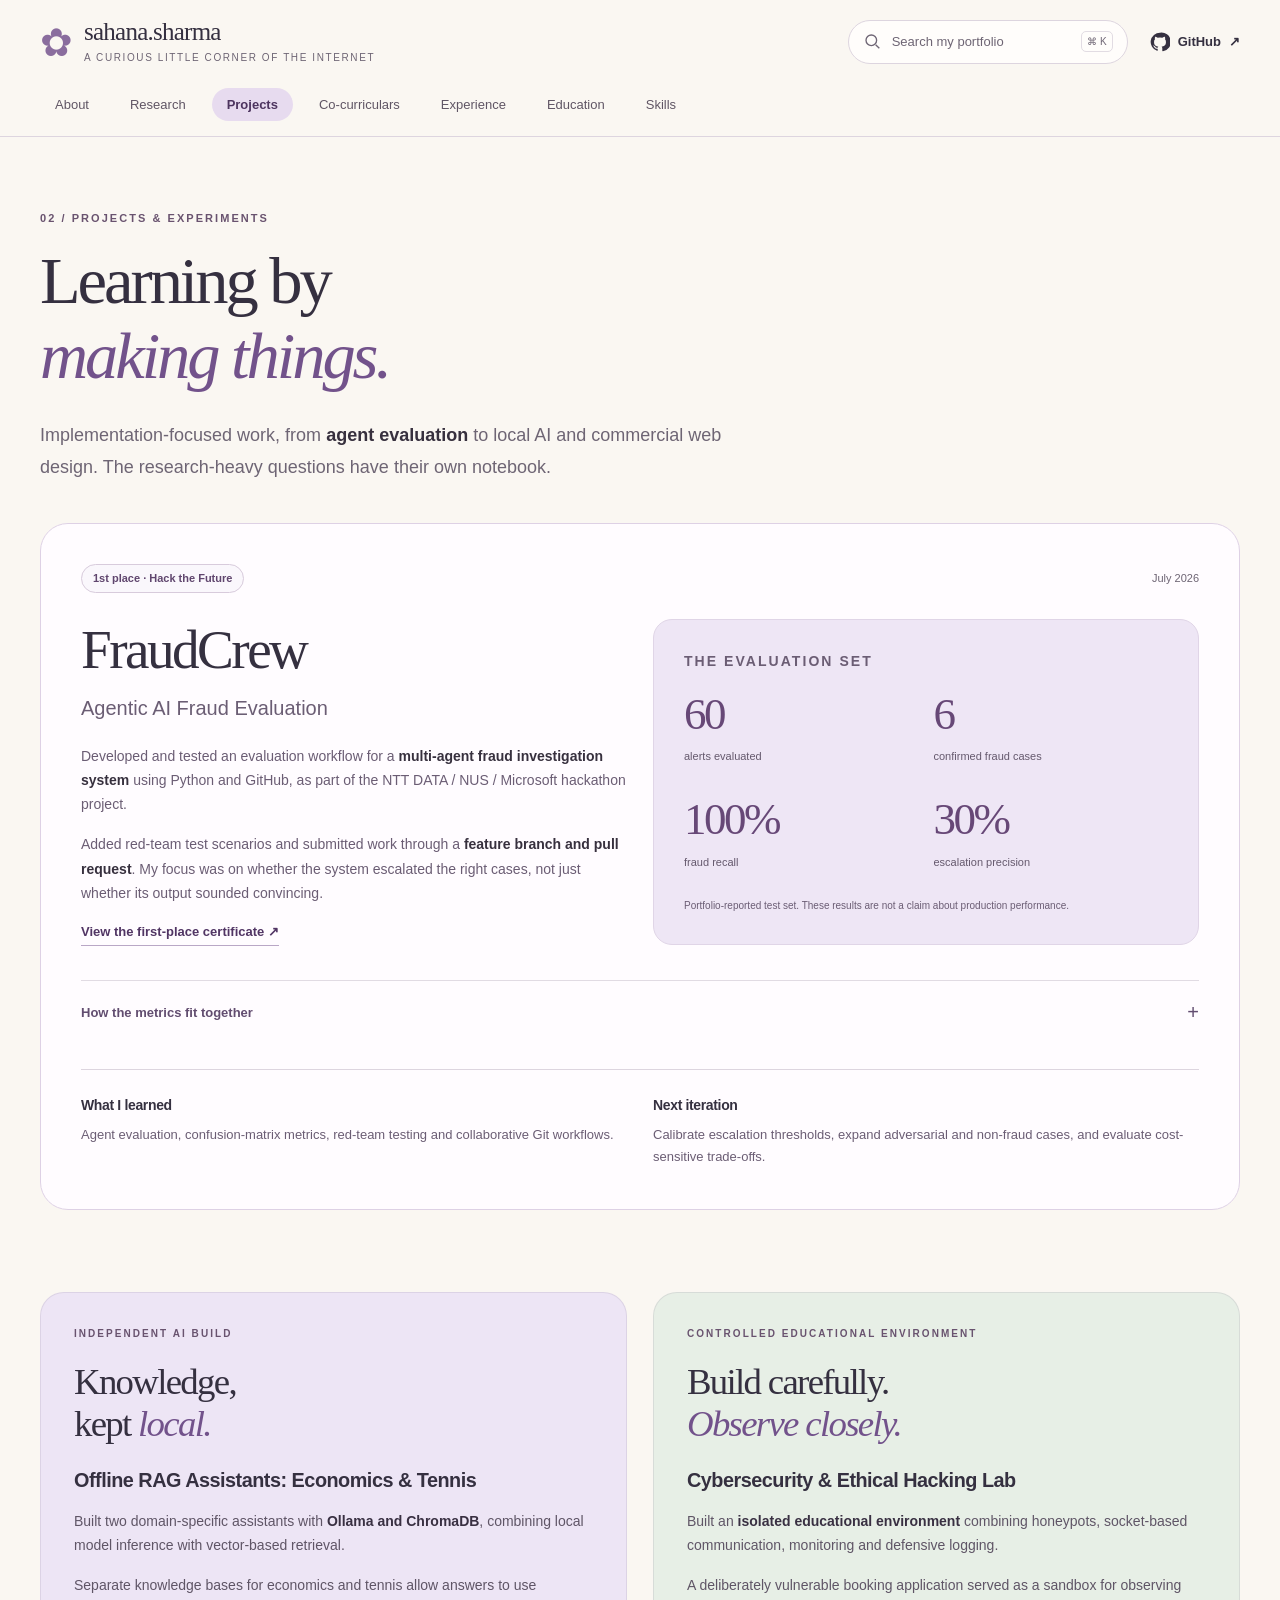
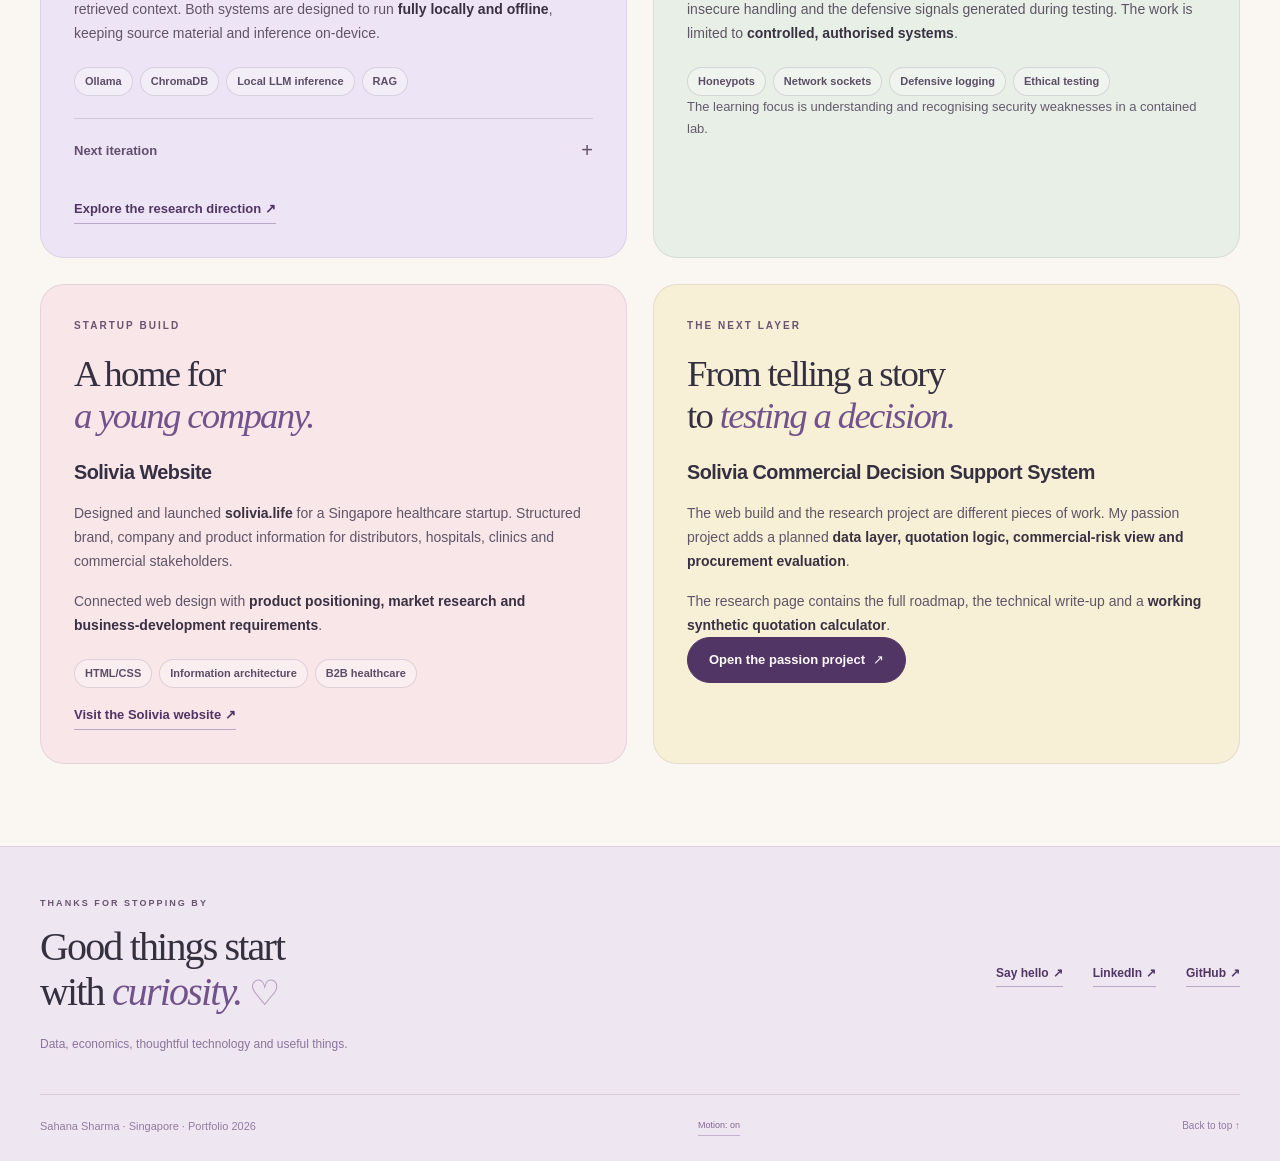
<file: projects.html>
<!doctype html>
<html lang="en"><head><meta charset="utf-8"><meta name="viewport" content="width=device-width, initial-scale=1">
<title>Projects | Sahana Sharma</title><meta name="description" content="Sahana Sharma’s practical projects: FraudCrew agent evaluation, offline RAG assistants, a controlled security lab and Solivia web design."><meta name="theme-color" content="#f9f6f1">
<link rel="icon" href="assets/favicon.svg" type="image/svg+xml"><link rel="stylesheet" href="assets/css/site.css">
<script>document.documentElement.classList.add('js');</script>
<script src="assets/js/search-index.js" defer></script><script src="assets/js/app.js" defer></script></head>
<body class="" id="top"><a class="skip-link" href="#main">Skip to content</a>
<div class="reading-progress" aria-hidden="true"><span id="reading-progress"></span></div>
<header class="site-header"><div class="header-inner"><div class="header-top">
<a class="brand" href="index.html" aria-label="Sahana Sharma, About page"><span class="flower" aria-hidden="true">✿</span><span>sahana.sharma<small>a curious little corner of the internet</small></span></a>
<div class="header-actions"><button class="search-trigger" data-search-open aria-haspopup="dialog"><svg viewBox="0 0 24 24" fill="none" stroke="currentColor" stroke-width="1.7" aria-hidden="true"><circle cx="10.5" cy="10.5" r="6.7"/><path d="m16 16 4.6 4.6"/></svg><span>Search my portfolio</span><kbd>⌘ K</kbd></button>
<a href="https://github.com/sahanasharma" target="_blank" rel="noopener noreferrer" class="github-header" aria-label="Sahana Sharma on GitHub (opens in a new tab)"><svg viewBox="0 0 24 24" fill="currentColor" aria-hidden="true"><path d="M12 .8a11.2 11.2 0 0 0-3.54 21.83c.56.1.77-.24.77-.54v-2.1c-3.13.69-3.79-1.33-3.79-1.33-.51-1.3-1.24-1.64-1.24-1.64-1.02-.7.08-.69.08-.69 1.13.08 1.72 1.16 1.72 1.16 1 .1.52 2.02 3.27 1.43.1-.72.4-1.22.72-1.5-2.5-.29-5.14-1.25-5.14-5.57 0-1.23.44-2.23 1.16-3.01-.12-.29-.5-1.43.11-2.98 0 0 .95-.3 3.08 1.15a10.7 10.7 0 0 1 5.6 0c2.14-1.45 3.08-1.15 3.08-1.15.61 1.55.23 2.69.12 2.98.71.78 1.15 1.78 1.15 3.01 0 4.33-2.64 5.28-5.16 5.56.41.35.77 1.03.77 2.08v3.1c0 .3.2.65.78.54A11.2 11.2 0 0 0 12 .8Z"/></svg><span>GitHub</span><span aria-hidden="true">↗</span></a>
<button class="menu-toggle" aria-controls="site-nav" aria-expanded="false" aria-label="Open navigation"><span></span><span></span></button></div></div>
<nav class="main-nav" id="site-nav" aria-label="Main navigation"><a href="index.html">About</a><a href="research.html">Research</a><a href="projects.html" aria-current="page">Projects</a><a href="co-curriculars.html">Co-curriculars</a><a href="experience.html">Experience</a><a href="education.html">Education</a><a href="skills.html">Skills</a></nav></div></header>
<main id="main" class="site-main" tabindex="-1"><header class="page-heading "><p class="eyebrow">02 / projects & experiments</p><h1>Learning by<br><em>making things.</em></h1><p class="page-deck">Implementation-focused work, from <strong>agent evaluation</strong> to local AI and commercial web design. The research-heavy questions have their own notebook.</p></header>
<section class="section section-first"><article class="project-feature" id="fraudcrew" data-index-title="FraudCrew: Agentic AI Fraud Evaluation" data-index-category="Projects" data-index-keywords="hackathon NTT DATA NUS Microsoft first place 60 alerts recall precision 20 hours"><div class="card-meta"><span class="status-pill">1st place · Hack the Future</span><span>July 2026</span></div><div class="grid two"><div><h2>FraudCrew</h2><p class="large-copy">Agentic AI Fraud Evaluation</p><p>Developed and tested an evaluation workflow for a <strong>multi-agent fraud investigation system</strong> using Python and GitHub, as part of the NTT DATA / NUS / Microsoft hackathon project.</p><p>Added red-team test scenarios and submitted work through a <strong>feature branch and pull request</strong>. My focus was on whether the system escalated the right cases, not just whether its output sounded convincing.</p><a class="text-link" href="co-curriculars.html#cert-hack-the-future">View the first-place certificate<span aria-hidden="true"> ↗</span></a></div><div class="metric-notebook"><p class="eyebrow">the evaluation set</p><div class="stat-strip"><div><strong>60</strong><span>alerts evaluated</span></div><div><strong>6</strong><span>confirmed fraud cases</span></div><div><strong>100%</strong><span>fraud recall</span></div><div><strong>30%</strong><span>escalation precision</span></div></div><p class="small-note">Portfolio-reported test set. These results are not a claim about production performance.</p></div></div>
<details class="detail-box"><summary>How the metrics fit together <span aria-hidden="true">+</span></summary><div class="detail-body"><p>The system <strong>escalated 20 alerts and cleared 40</strong>. Given 6 confirmed fraud cases and 100% recall, the implied counts are <strong>6 true positives, 14 false positives, 40 true negatives and 0 false negatives</strong>.</p><div class="formula-grid"><div class="formula">Recall = 6 ÷ (6 + 0) = 100%</div><div class="formula">Precision = 6 ÷ (6 + 14) = 30%</div></div><p>The reduction from reviewing all 54 non-fraud alerts to reviewing 14 is <strong>40 ÷ 54 = 74.1%</strong>. This is a false-positive review-volume comparison, not a general productivity guarantee.</p><p>The previous portfolio also reported <strong>approximately 20 analyst hours saved</strong>. That remains a time-saving estimate: a timing study and its assumptions were not included with the project material.</p></div></details>
<div class="grid two lesson-row"><div><h3>What I learned</h3><p>Agent evaluation, confusion-matrix metrics, red-team testing and collaborative Git workflows.</p></div><div><h3>Next iteration</h3><p>Calibrate escalation thresholds, expand adversarial and non-fraud cases, and evaluate cost-sensitive trade-offs.</p></div></div></article></section>
<section class="section"><div class="grid two">
<article class="card lavender" id="offline-rag" data-index-title="Offline RAG Assistants: Economics &amp; Tennis" data-index-category="Projects" data-index-keywords="Ollama ChromaDB local inference AI LLM retrieval offline"><p class="eyebrow">independent AI build</p><h2>Knowledge,<br>kept <em>local.</em></h2><h3>Offline RAG Assistants: Economics & Tennis</h3><p>Built two domain-specific assistants with <strong>Ollama and ChromaDB</strong>, combining local model inference with vector-based retrieval.</p><p>Separate knowledge bases for economics and tennis allow answers to use retrieved context. Both systems are designed to run <strong>fully locally and offline</strong>, keeping source material and inference on-device.</p><div class="chips"><span>Ollama</span><span>ChromaDB</span><span>Local LLM inference</span><span>RAG</span></div><details class="detail-box"><summary>Next iteration <span aria-hidden="true">+</span></summary><div class="detail-body"><p>A fixed evaluation question set, formal retrieval benchmarks, chunking and embedding comparisons, and clearer source attribution.</p></div></details><a class="text-link" href="research.html#economics-rag-benchmark">Explore the research direction<span aria-hidden="true"> ↗</span></a></article>
<article class="card green" id="security-lab" data-index-title="Controlled Cybersecurity &amp; Ethical Hacking Lab" data-index-category="Projects" data-index-keywords="defensive logging honeypots network sockets isolated educational sandbox security"><p class="eyebrow">controlled educational environment</p><h2>Build carefully.<br><em>Observe closely.</em></h2><h3>Cybersecurity & Ethical Hacking Lab</h3><p>Built an <strong>isolated educational environment</strong> combining honeypots, socket-based communication, monitoring and defensive logging.</p><p>A deliberately vulnerable booking application served as a sandbox for observing insecure handling and the defensive signals generated during testing. The work is limited to <strong>controlled, authorised systems</strong>.</p><div class="chips"><span>Honeypots</span><span>Network sockets</span><span>Defensive logging</span><span>Ethical testing</span></div><p class="small-note">The learning focus is understanding and recognising security weaknesses in a contained lab.</p></article>
<article class="card pink" id="solivia-website" data-index-title="Solivia Website: Product &amp; Commercial Web Build" data-index-category="Projects" data-index-keywords="HTML CSS healthcare B2B website information architecture"><p class="eyebrow">startup build</p><h2>A home for<br><em>a young company.</em></h2><h3>Solivia Website</h3><p>Designed and launched <strong>solivia.life</strong> for a Singapore healthcare startup. Structured brand, company and product information for distributors, hospitals, clinics and commercial stakeholders.</p><p>Connected web design with <strong>product positioning, market research and business-development requirements</strong>.</p><div class="chips"><span>HTML/CSS</span><span>Information architecture</span><span>B2B healthcare</span></div><a class="text-link" href="https://solivia.life/" target="_blank" rel="noopener noreferrer">Visit the Solivia website<span aria-hidden="true"> ↗</span></a></article>
<article class="card butter" id="solivia-project-link" data-index-title="Solivia Passion Project: from website to decision support" data-index-category="Projects" data-index-keywords="commercial decision support pricing calculator procurement passion research"><p class="eyebrow">the next layer</p><h2>From telling a story<br>to <em>testing a decision.</em></h2><h3>Solivia Commercial Decision Support System</h3><p>The web build and the research project are different pieces of work. My passion project adds a planned <strong>data layer, quotation logic, commercial-risk view and procurement evaluation</strong>.</p><p>The research page contains the full roadmap, the technical write-up and a <strong>working synthetic quotation calculator</strong>.</p><a class="button" href="passion-project.html">Open the passion project<span aria-hidden="true"> ↗</span></a></article>
</div></section></main>
<footer class="site-footer" id="contact"><div class="footer-inner"><div><p class="eyebrow">thanks for stopping by</p><h2>Good things start<br>with <em>curiosity.</em> <span aria-hidden="true">♡</span></h2><p>Data, economics, thoughtful technology and useful things.</p></div>
<div class="footer-links"><a class="text-link" href="mailto:sahana2008lol@gmail.com">Say hello<span aria-hidden="true"> ↗</span></a><a class="text-link" href="https://linkedin.com/in/sahana-sharma08" target="_blank" rel="noopener noreferrer">LinkedIn<span aria-hidden="true"> ↗</span></a><a class="text-link" href="https://github.com/sahanasharma" target="_blank" rel="noopener noreferrer">GitHub<span aria-hidden="true"> ↗</span></a></div></div>
<div class="footer-bottom"><span>Sahana Sharma · Singapore · Portfolio 2026</span><button id="motion-toggle" class="quiet-button" aria-pressed="false">Motion: on</button><a href="#top">Back to top ↑</a></div></footer>
<dialog id="search-dialog" class="search-dialog" aria-labelledby="search-heading"><div class="search-head"><h2 id="search-heading">Find a little something.</h2><button data-dialog-close class="icon-button" aria-label="Close search">×</button></div>
<label class="sr-only" for="global-search">Search all portfolio pages</label><div class="search-input-wrap"><svg viewBox="0 0 24 24" fill="none" stroke="currentColor" stroke-width="1.7" aria-hidden="true"><circle cx="10.5" cy="10.5" r="6.7"/><path d="m16 16 4.6 4.6"/></svg><input id="global-search" type="search" placeholder="Try Solivia, SQL, certificates or privacy…" autocomplete="off" spellcheck="false" aria-controls="search-results" aria-describedby="search-help search-status"></div>
<p id="search-help" class="search-help">Search every page. Use ↑ and ↓ to choose, Enter to open, Esc to close.</p><div id="search-suggestions" class="search-suggestions"><span>A few starting points</span><button data-query="Solivia">Solivia</button><button data-query="Algoverse">Algoverse</button><button data-query="certificates">Certificates</button><button data-query="privacy">Privacy</button></div>
<p id="search-status" class="sr-only" role="status" aria-live="polite"></p><div id="search-results" class="search-results"></div><div class="search-foot"><span>Research, projects, learning and everything in between.</span><span id="search-timing"></span></div></dialog>
<dialog id="certificate-dialog" class="certificate-dialog" aria-labelledby="certificate-title"><div class="search-head"><h2 id="certificate-title">Certificate preview</h2><button data-dialog-close class="icon-button" aria-label="Close certificate preview">×</button></div><img id="certificate-image" src="assets/previews/ntt-data-hack-the-future-first-place.webp" alt=""><div class="certificate-dialog-footer"><p>Preview of the supplied evidence. Open the original for full resolution.</p><a id="certificate-original" href="assets/certificates/ntt-data-hack-the-future-first-place.jpg" class="button" target="_blank" rel="noopener noreferrer">Open original ↗</a></div></dialog>
<noscript><p class="noscript">All pages and certificate links work without JavaScript. Search, filters and the scenario calculator require JavaScript.</p></noscript>
</body></html>
</file>
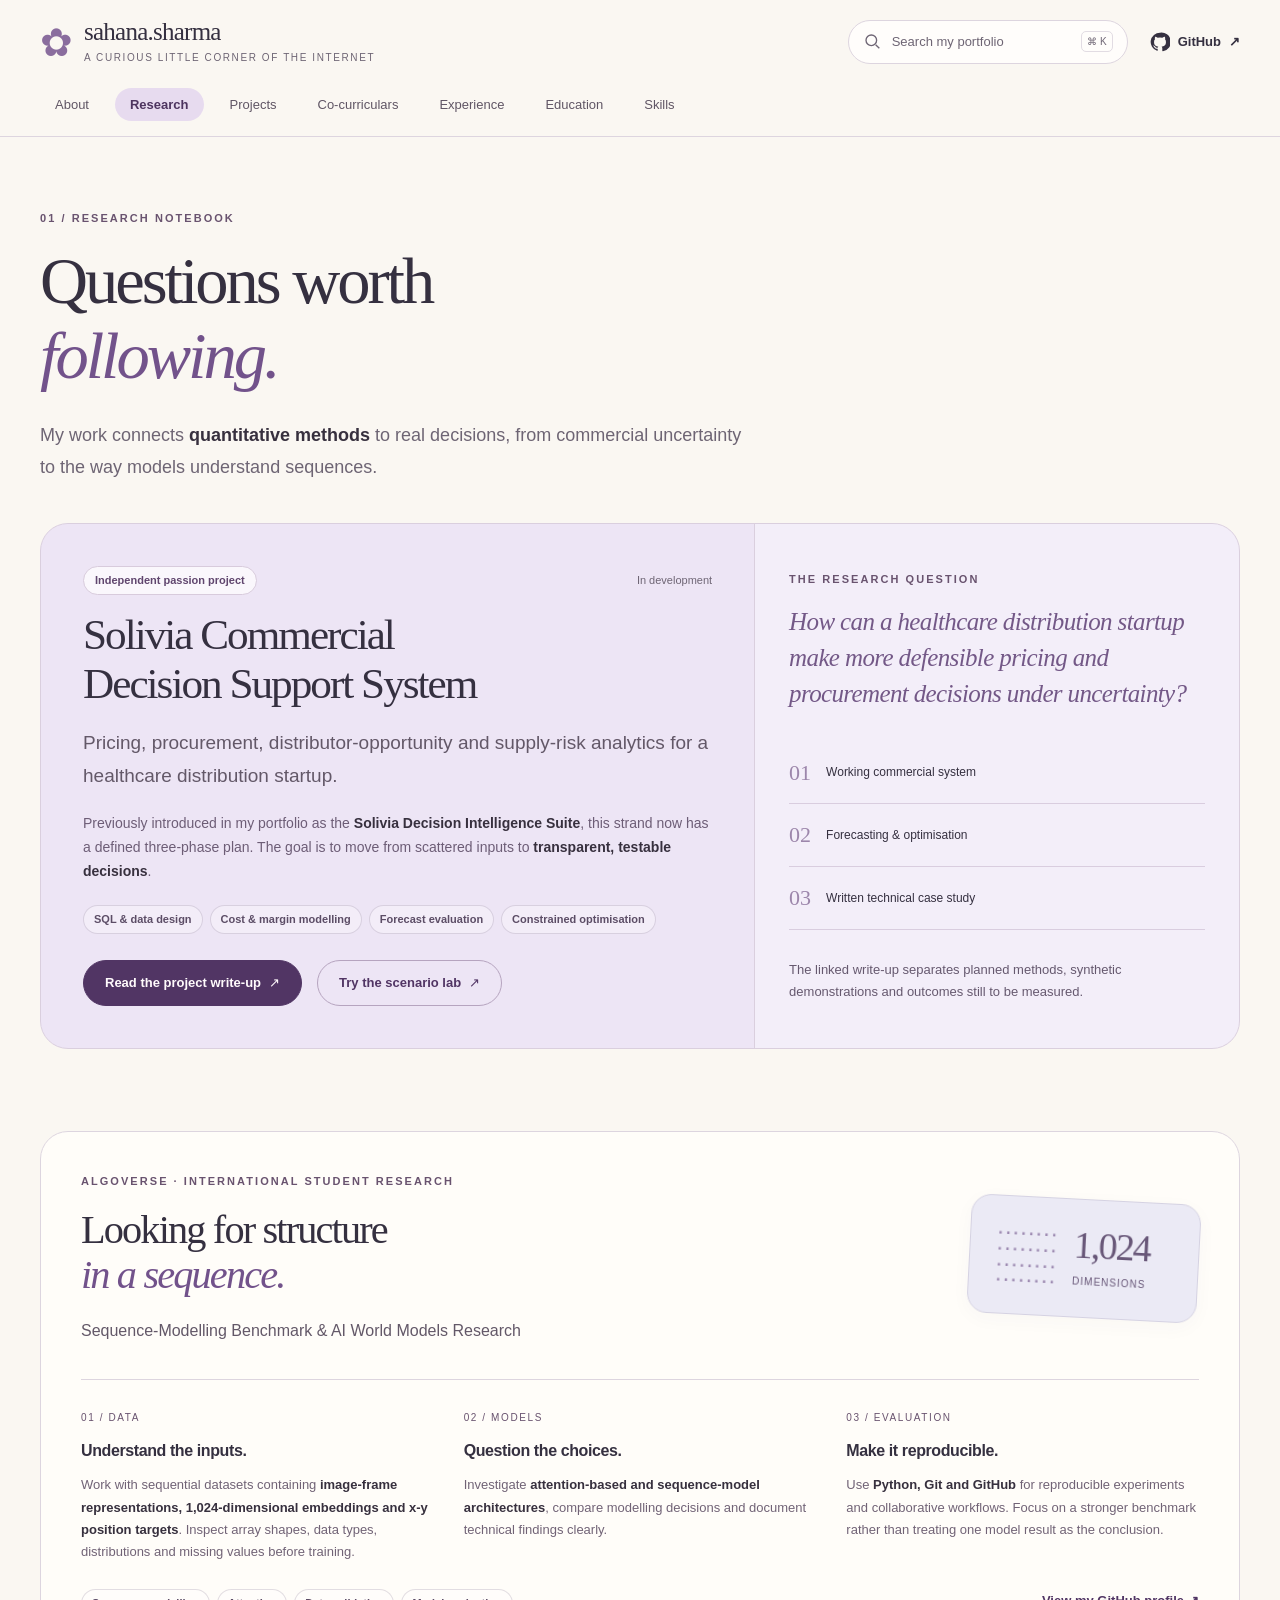
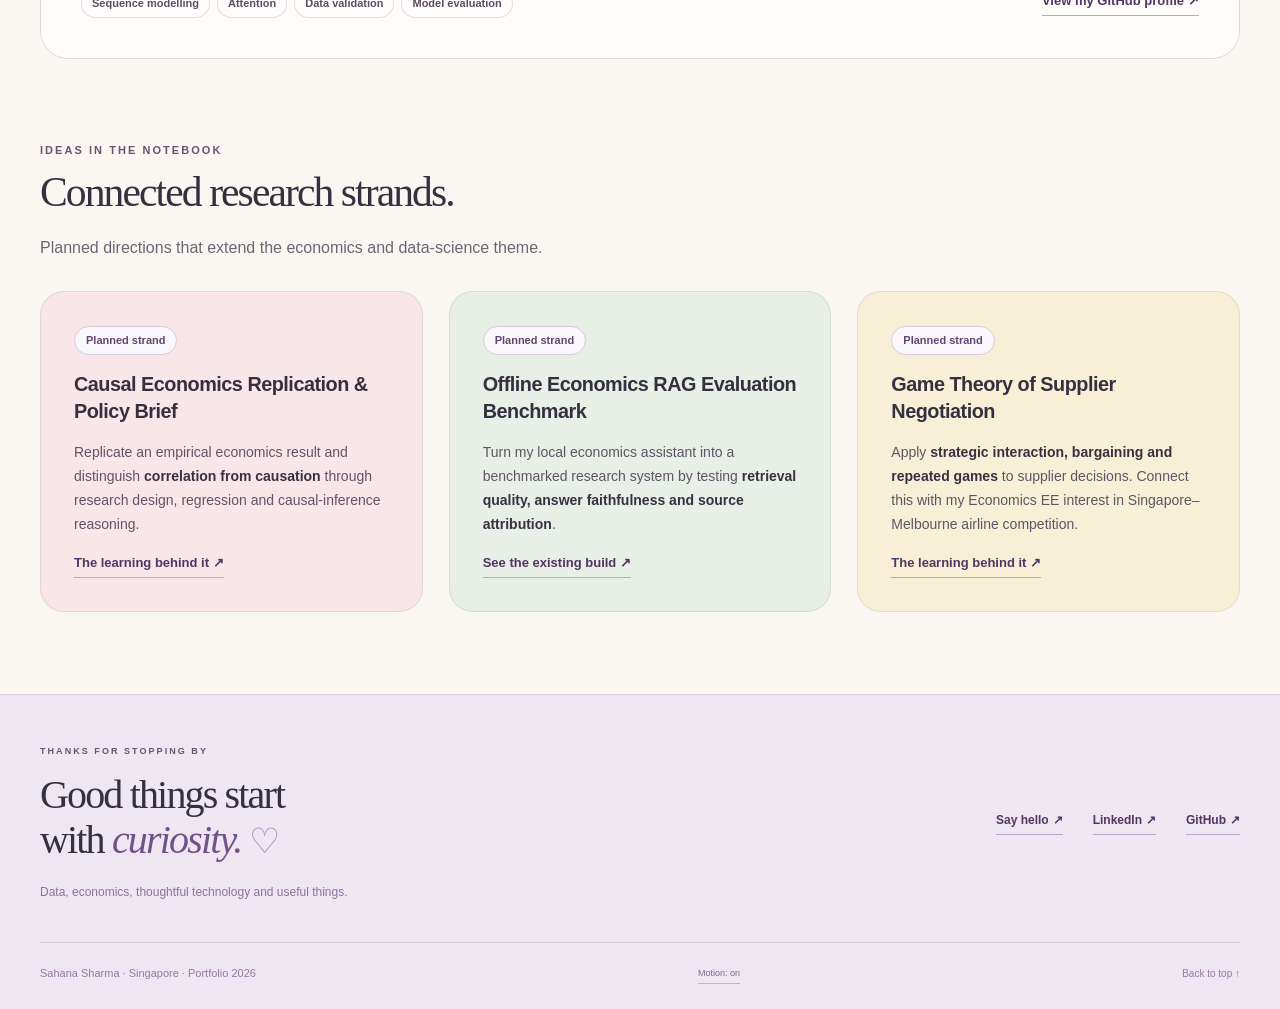
<file: research.html>
<!doctype html>
<html lang="en"><head><meta charset="utf-8"><meta name="viewport" content="width=device-width, initial-scale=1">
<title>Research | Sahana Sharma</title><meta name="description" content="Research by Sahana Sharma: the Solivia passion project, Algoverse sequence modelling and planned economics research."><meta name="theme-color" content="#f9f6f1">
<link rel="icon" href="assets/favicon.svg" type="image/svg+xml"><link rel="stylesheet" href="assets/css/site.css">
<script>document.documentElement.classList.add('js');</script>
<script src="assets/js/search-index.js" defer></script><script src="assets/js/app.js" defer></script></head>
<body class="" id="top"><a class="skip-link" href="#main">Skip to content</a>
<div class="reading-progress" aria-hidden="true"><span id="reading-progress"></span></div>
<header class="site-header"><div class="header-inner"><div class="header-top">
<a class="brand" href="index.html" aria-label="Sahana Sharma, About page"><span class="flower" aria-hidden="true">✿</span><span>sahana.sharma<small>a curious little corner of the internet</small></span></a>
<div class="header-actions"><button class="search-trigger" data-search-open aria-haspopup="dialog"><svg viewBox="0 0 24 24" fill="none" stroke="currentColor" stroke-width="1.7" aria-hidden="true"><circle cx="10.5" cy="10.5" r="6.7"/><path d="m16 16 4.6 4.6"/></svg><span>Search my portfolio</span><kbd>⌘ K</kbd></button>
<a href="https://github.com/sahanasharma" target="_blank" rel="noopener noreferrer" class="github-header" aria-label="Sahana Sharma on GitHub (opens in a new tab)"><svg viewBox="0 0 24 24" fill="currentColor" aria-hidden="true"><path d="M12 .8a11.2 11.2 0 0 0-3.54 21.83c.56.1.77-.24.77-.54v-2.1c-3.13.69-3.79-1.33-3.79-1.33-.51-1.3-1.24-1.64-1.24-1.64-1.02-.7.08-.69.08-.69 1.13.08 1.72 1.16 1.72 1.16 1 .1.52 2.02 3.27 1.43.1-.72.4-1.22.72-1.5-2.5-.29-5.14-1.25-5.14-5.57 0-1.23.44-2.23 1.16-3.01-.12-.29-.5-1.43.11-2.98 0 0 .95-.3 3.08 1.15a10.7 10.7 0 0 1 5.6 0c2.14-1.45 3.08-1.15 3.08-1.15.61 1.55.23 2.69.12 2.98.71.78 1.15 1.78 1.15 3.01 0 4.33-2.64 5.28-5.16 5.56.41.35.77 1.03.77 2.08v3.1c0 .3.2.65.78.54A11.2 11.2 0 0 0 12 .8Z"/></svg><span>GitHub</span><span aria-hidden="true">↗</span></a>
<button class="menu-toggle" aria-controls="site-nav" aria-expanded="false" aria-label="Open navigation"><span></span><span></span></button></div></div>
<nav class="main-nav" id="site-nav" aria-label="Main navigation"><a href="index.html">About</a><a href="research.html" aria-current="page">Research</a><a href="projects.html">Projects</a><a href="co-curriculars.html">Co-curriculars</a><a href="experience.html">Experience</a><a href="education.html">Education</a><a href="skills.html">Skills</a></nav></div></header>
<main id="main" class="site-main" tabindex="-1"><header class="page-heading "><p class="eyebrow">01 / research notebook</p><h1>Questions worth<br><em>following.</em></h1><p class="page-deck">My work connects <strong>quantitative methods</strong> to real decisions, from commercial uncertainty to the way models understand sequences.</p></header>
<section class="section section-first"><article class="feature-card lavender" id="solivia-research" data-index-title="Solivia Commercial Decision Support System" data-index-category="Research" data-index-keywords="passion project decision intelligence suite pricing procurement forecasting risk statistics mathematics MR"><div class="feature-body"><div class="card-meta"><span class="status-pill">Independent passion project</span><span>In development</span></div><h2>Solivia Commercial<br>Decision Support System</h2><p class="large-copy">Pricing, procurement, distributor-opportunity and supply-risk analytics for a healthcare distribution startup.</p><p>Previously introduced in my portfolio as the <strong>Solivia Decision Intelligence Suite</strong>, this strand now has a defined three-phase plan. The goal is to move from scattered inputs to <strong>transparent, testable decisions</strong>.</p><div class="chips"><span>SQL & data design</span><span>Cost & margin modelling</span><span>Forecast evaluation</span><span>Constrained optimisation</span></div><div class="button-row"><a class="button" href="passion-project.html">Read the project write-up<span aria-hidden="true"> ↗</span></a><a class="button button-outline" href="passion-project.html#scenario-lab">Try the scenario lab<span aria-hidden="true"> ↗</span></a></div></div><aside class="feature-aside"><p class="eyebrow">the research question</p><blockquote>How can a healthcare distribution startup make more defensible pricing and procurement decisions under uncertainty?</blockquote><div class="mini-roadmap"><span><b>01</b> Working commercial system</span><span><b>02</b> Forecasting & optimisation</span><span><b>03</b> Written technical case study</span></div><p class="small-note">The linked write-up separates planned methods, synthetic demonstrations and outcomes still to be measured.</p></aside></article></section>
<section class="section"><article class="research-card" id="algoverse" data-index-title="Algoverse: Sequence-Modelling Benchmark &amp; AI World Models Research" data-index-category="Research" data-index-keywords="machine learning AI 1024 1,024 embeddings sequence attention Python GitHub model evaluation"><div class="research-title"><div><p class="eyebrow">Algoverse · international student research</p><h2>Looking for structure<br><em>in a sequence.</em></h2><p class="large-copy">Sequence-Modelling Benchmark & AI World Models Research</p></div><div class="embedding-art" aria-label="Research uses 1,024-dimensional embeddings"><div class="embedding-dots" aria-hidden="true">········<br>········<br>········<br>········</div><strong>1,024<span>dimensions</span></strong></div></div>
<div class="grid three research-points"><div><span class="card-number">01 / data</span><h3>Understand the inputs.</h3><p>Work with sequential datasets containing <strong>image-frame representations, 1,024-dimensional embeddings and x-y position targets</strong>. Inspect array shapes, data types, distributions and missing values before training.</p></div><div><span class="card-number">02 / models</span><h3>Question the choices.</h3><p>Investigate <strong>attention-based and sequence-model architectures</strong>, compare modelling decisions and document technical findings clearly.</p></div><div><span class="card-number">03 / evaluation</span><h3>Make it reproducible.</h3><p>Use <strong>Python, Git and GitHub</strong> for reproducible experiments and collaborative workflows. Focus on a stronger benchmark rather than treating one model result as the conclusion.</p></div></div>
<div class="card-bottom"><div class="chips"><span>Sequence modelling</span><span>Attention</span><span>Data validation</span><span>Model evaluation</span></div><a class="text-link" href="https://github.com/sahanasharma" target="_blank" rel="noopener noreferrer">View my GitHub profile<span aria-hidden="true"> ↗</span></a></div></article></section>
<section class="section"><div class="section-heading"><div><p class="eyebrow">ideas in the notebook</p><h2>Connected research strands.</h2><p>Planned directions that extend the economics and data-science theme.</p></div></div><div class="grid three">
<article class="card pink" id="causal-economics" data-index-title="Causal Economics Replication &amp; Policy Brief" data-index-category="Research" data-index-keywords="causality econometrics regression economics EE"><span class="status-pill">Planned strand</span><h3>Causal Economics Replication & Policy Brief</h3><p>Replicate an empirical economics result and distinguish <strong>correlation from causation</strong> through research design, regression and causal-inference reasoning.</p><a class="text-link" href="co-curriculars.html#course-causality">The learning behind it<span aria-hidden="true"> ↗</span></a></article>
<article class="card green" id="economics-rag-benchmark" data-index-title="Offline Economics RAG Evaluation Benchmark" data-index-category="Research" data-index-keywords="local AI retrieval faithfulness sources Ollama ChromaDB"><span class="status-pill">Planned strand</span><h3>Offline Economics RAG Evaluation Benchmark</h3><p>Turn my local economics assistant into a benchmarked research system by testing <strong>retrieval quality, answer faithfulness and source attribution</strong>.</p><a class="text-link" href="projects.html#offline-rag">See the existing build<span aria-hidden="true"> ↗</span></a></article>
<article class="card butter" id="game-theory-research" data-index-title="Game Theory of Supplier Negotiation" data-index-category="Research" data-index-keywords="bargaining repeated games airline Singapore Melbourne EE economics Nash"><span class="status-pill">Planned strand</span><h3>Game Theory of Supplier Negotiation</h3><p>Apply <strong>strategic interaction, bargaining and repeated games</strong> to supplier decisions. Connect this with my Economics EE interest in Singapore–Melbourne airline competition.</p><a class="text-link" href="co-curriculars.html#course-game-theory">The learning behind it<span aria-hidden="true"> ↗</span></a></article>
</div></section></main>
<footer class="site-footer" id="contact"><div class="footer-inner"><div><p class="eyebrow">thanks for stopping by</p><h2>Good things start<br>with <em>curiosity.</em> <span aria-hidden="true">♡</span></h2><p>Data, economics, thoughtful technology and useful things.</p></div>
<div class="footer-links"><a class="text-link" href="mailto:sahana2008lol@gmail.com">Say hello<span aria-hidden="true"> ↗</span></a><a class="text-link" href="https://linkedin.com/in/sahana-sharma08" target="_blank" rel="noopener noreferrer">LinkedIn<span aria-hidden="true"> ↗</span></a><a class="text-link" href="https://github.com/sahanasharma" target="_blank" rel="noopener noreferrer">GitHub<span aria-hidden="true"> ↗</span></a></div></div>
<div class="footer-bottom"><span>Sahana Sharma · Singapore · Portfolio 2026</span><button id="motion-toggle" class="quiet-button" aria-pressed="false">Motion: on</button><a href="#top">Back to top ↑</a></div></footer>
<dialog id="search-dialog" class="search-dialog" aria-labelledby="search-heading"><div class="search-head"><h2 id="search-heading">Find a little something.</h2><button data-dialog-close class="icon-button" aria-label="Close search">×</button></div>
<label class="sr-only" for="global-search">Search all portfolio pages</label><div class="search-input-wrap"><svg viewBox="0 0 24 24" fill="none" stroke="currentColor" stroke-width="1.7" aria-hidden="true"><circle cx="10.5" cy="10.5" r="6.7"/><path d="m16 16 4.6 4.6"/></svg><input id="global-search" type="search" placeholder="Try Solivia, SQL, certificates or privacy…" autocomplete="off" spellcheck="false" aria-controls="search-results" aria-describedby="search-help search-status"></div>
<p id="search-help" class="search-help">Search every page. Use ↑ and ↓ to choose, Enter to open, Esc to close.</p><div id="search-suggestions" class="search-suggestions"><span>A few starting points</span><button data-query="Solivia">Solivia</button><button data-query="Algoverse">Algoverse</button><button data-query="certificates">Certificates</button><button data-query="privacy">Privacy</button></div>
<p id="search-status" class="sr-only" role="status" aria-live="polite"></p><div id="search-results" class="search-results"></div><div class="search-foot"><span>Research, projects, learning and everything in between.</span><span id="search-timing"></span></div></dialog>
<dialog id="certificate-dialog" class="certificate-dialog" aria-labelledby="certificate-title"><div class="search-head"><h2 id="certificate-title">Certificate preview</h2><button data-dialog-close class="icon-button" aria-label="Close certificate preview">×</button></div><img id="certificate-image" src="assets/previews/ntt-data-hack-the-future-first-place.webp" alt=""><div class="certificate-dialog-footer"><p>Preview of the supplied evidence. Open the original for full resolution.</p><a id="certificate-original" href="assets/certificates/ntt-data-hack-the-future-first-place.jpg" class="button" target="_blank" rel="noopener noreferrer">Open original ↗</a></div></dialog>
<noscript><p class="noscript">All pages and certificate links work without JavaScript. Search, filters and the scenario calculator require JavaScript.</p></noscript>
</body></html>
</file>
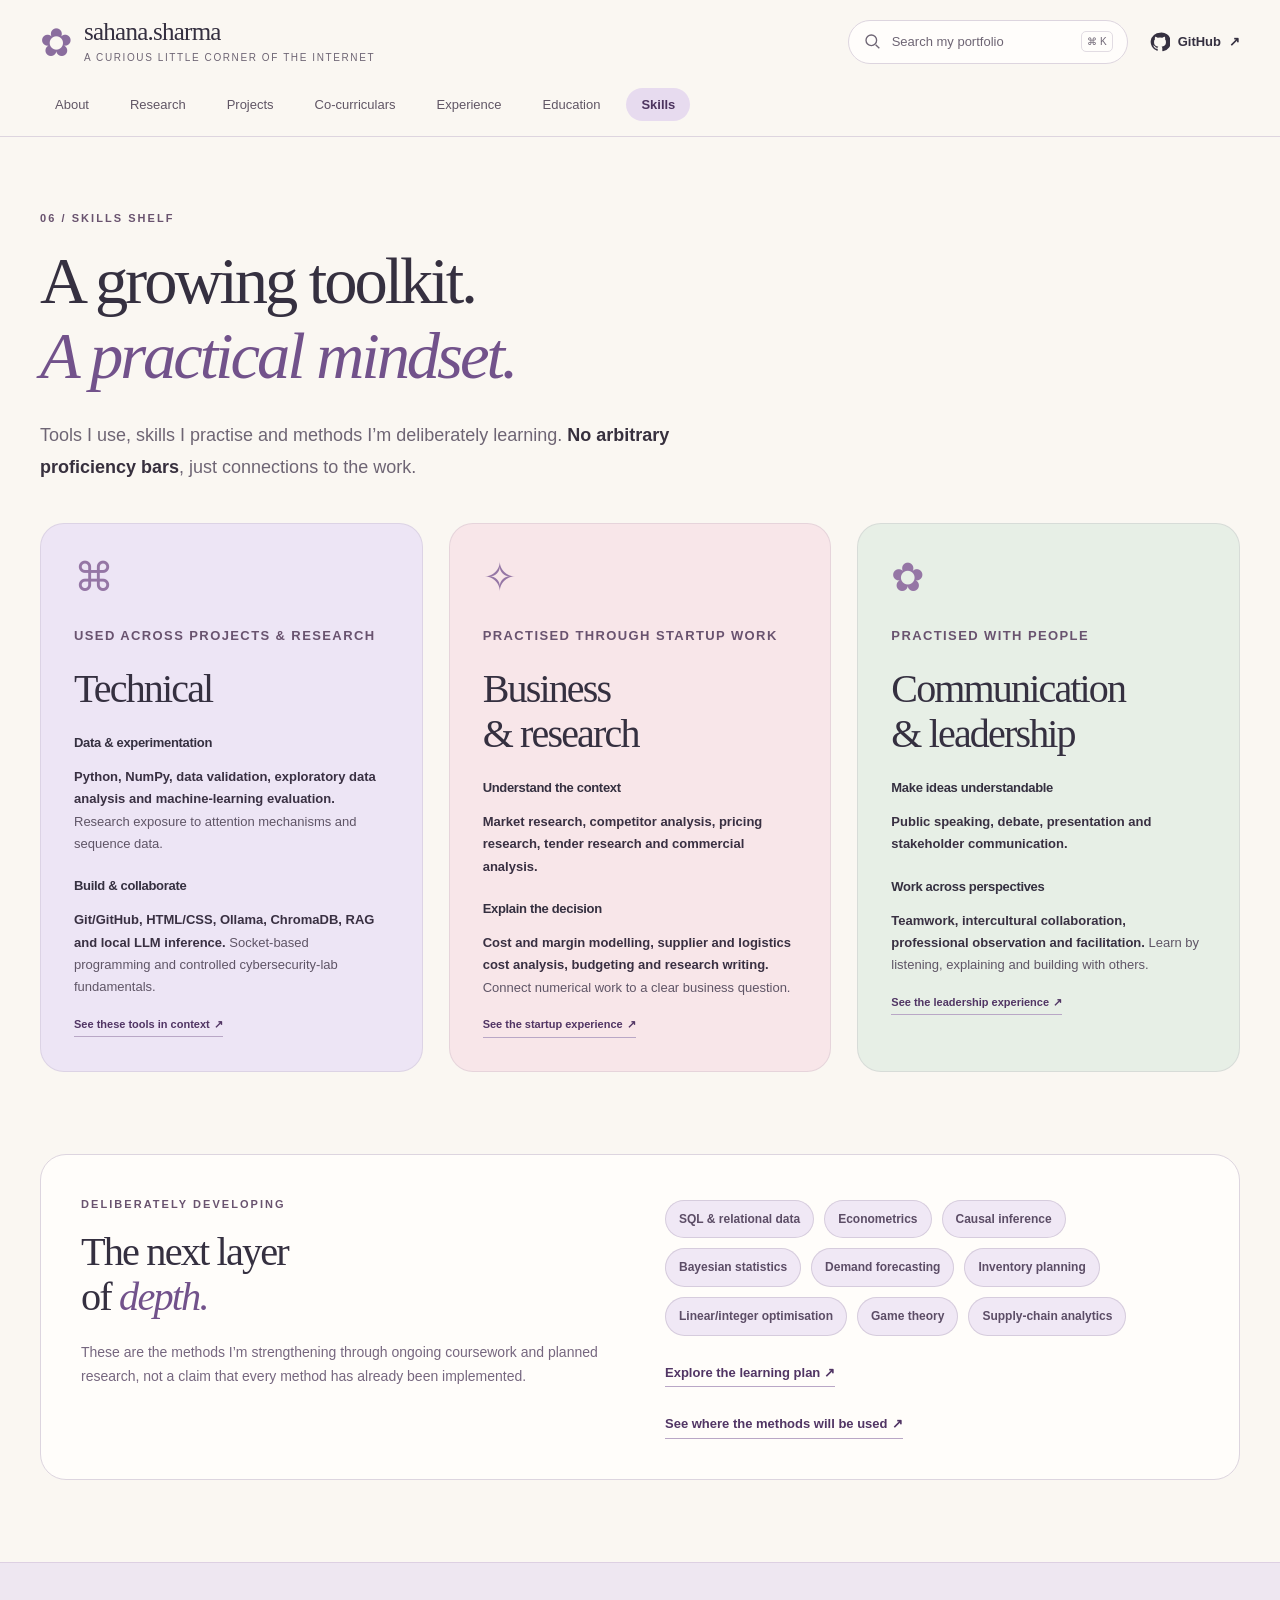
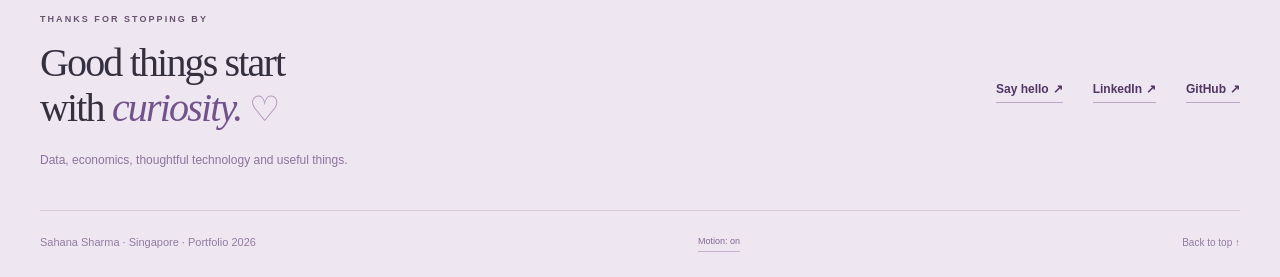
<file: skills.html>
<!doctype html>
<html lang="en"><head><meta charset="utf-8"><meta name="viewport" content="width=device-width, initial-scale=1">
<title>Skills | Sahana Sharma</title><meta name="description" content="A practical, growing toolkit across data science, AI, web development, commercial research and leadership."><meta name="theme-color" content="#f9f6f1">
<link rel="icon" href="assets/favicon.svg" type="image/svg+xml"><link rel="stylesheet" href="assets/css/site.css">
<script>document.documentElement.classList.add('js');</script>
<script src="assets/js/search-index.js" defer></script><script src="assets/js/app.js" defer></script></head>
<body class="" id="top"><a class="skip-link" href="#main">Skip to content</a>
<div class="reading-progress" aria-hidden="true"><span id="reading-progress"></span></div>
<header class="site-header"><div class="header-inner"><div class="header-top">
<a class="brand" href="index.html" aria-label="Sahana Sharma, About page"><span class="flower" aria-hidden="true">✿</span><span>sahana.sharma<small>a curious little corner of the internet</small></span></a>
<div class="header-actions"><button class="search-trigger" data-search-open aria-haspopup="dialog"><svg viewBox="0 0 24 24" fill="none" stroke="currentColor" stroke-width="1.7" aria-hidden="true"><circle cx="10.5" cy="10.5" r="6.7"/><path d="m16 16 4.6 4.6"/></svg><span>Search my portfolio</span><kbd>⌘ K</kbd></button>
<a href="https://github.com/sahanasharma" target="_blank" rel="noopener noreferrer" class="github-header" aria-label="Sahana Sharma on GitHub (opens in a new tab)"><svg viewBox="0 0 24 24" fill="currentColor" aria-hidden="true"><path d="M12 .8a11.2 11.2 0 0 0-3.54 21.83c.56.1.77-.24.77-.54v-2.1c-3.13.69-3.79-1.33-3.79-1.33-.51-1.3-1.24-1.64-1.24-1.64-1.02-.7.08-.69.08-.69 1.13.08 1.72 1.16 1.72 1.16 1 .1.52 2.02 3.27 1.43.1-.72.4-1.22.72-1.5-2.5-.29-5.14-1.25-5.14-5.57 0-1.23.44-2.23 1.16-3.01-.12-.29-.5-1.43.11-2.98 0 0 .95-.3 3.08 1.15a10.7 10.7 0 0 1 5.6 0c2.14-1.45 3.08-1.15 3.08-1.15.61 1.55.23 2.69.12 2.98.71.78 1.15 1.78 1.15 3.01 0 4.33-2.64 5.28-5.16 5.56.41.35.77 1.03.77 2.08v3.1c0 .3.2.65.78.54A11.2 11.2 0 0 0 12 .8Z"/></svg><span>GitHub</span><span aria-hidden="true">↗</span></a>
<button class="menu-toggle" aria-controls="site-nav" aria-expanded="false" aria-label="Open navigation"><span></span><span></span></button></div></div>
<nav class="main-nav" id="site-nav" aria-label="Main navigation"><a href="index.html">About</a><a href="research.html">Research</a><a href="projects.html">Projects</a><a href="co-curriculars.html">Co-curriculars</a><a href="experience.html">Experience</a><a href="education.html">Education</a><a href="skills.html" aria-current="page">Skills</a></nav></div></header>
<main id="main" class="site-main" tabindex="-1"><header class="page-heading "><p class="eyebrow">06 / skills shelf</p><h1>A growing toolkit.<br><em>A practical mindset.</em></h1><p class="page-deck">Tools I use, skills I practise and methods I’m deliberately learning. <strong>No arbitrary proficiency bars</strong>, just connections to the work.</p></header>
<section class="section section-first"><div class="grid three skill-grid">
<article class="card lavender" id="technical-skills" data-index-title="Technical Skills: Python, NumPy, Git, RAG &amp; Web Development" data-index-category="Skills" data-index-keywords="data validation exploratory analysis machine learning attention GitHub Ollama ChromaDB LLM HTML CSS sockets cybersecurity"><span class="shelf-icon" aria-hidden="true">⌘</span><p class="eyebrow">used across projects & research</p><h2>Technical</h2><h3>Data & experimentation</h3><p><strong>Python, NumPy, data validation, exploratory data analysis and machine-learning evaluation.</strong> Research exposure to attention mechanisms and sequence data.</p><h3>Build & collaborate</h3><p><strong>Git/GitHub, HTML/CSS, Ollama, ChromaDB, RAG and local LLM inference.</strong> Socket-based programming and controlled cybersecurity-lab fundamentals.</p><a class="text-link" href="projects.html">See these tools in context<span aria-hidden="true"> ↗</span></a></article>
<article class="card pink" id="business-research-skills" data-index-title="Business &amp; Research Skills" data-index-category="Skills" data-index-keywords="market research competitor pricing cost modelling budgeting tender supplier logistics commercial risk writing"><span class="shelf-icon" aria-hidden="true">✧</span><p class="eyebrow">practised through startup work</p><h2>Business<br>& research</h2><h3>Understand the context</h3><p><strong>Market research, competitor analysis, pricing research, tender research and commercial analysis.</strong></p><h3>Explain the decision</h3><p><strong>Cost and margin modelling, supplier and logistics cost analysis, budgeting and research writing.</strong> Connect numerical work to a clear business question.</p><a class="text-link" href="experience.html#solivia-experience">See the startup experience<span aria-hidden="true"> ↗</span></a></article>
<article class="card green" id="communication-skills" data-index-title="Communication &amp; Leadership Skills" data-index-category="Skills" data-index-keywords="public speaking debate presentations stakeholder teamwork intercultural facilitation"><span class="shelf-icon" aria-hidden="true">✿</span><p class="eyebrow">practised with people</p><h2>Communication<br>& leadership</h2><h3>Make ideas understandable</h3><p><strong>Public speaking, debate, presentation and stakeholder communication.</strong></p><h3>Work across perspectives</h3><p><strong>Teamwork, intercultural collaboration, professional observation and facilitation.</strong> Learn by listening, explaining and building with others.</p><a class="text-link" href="experience.html#youth-circles-experience">See the leadership experience<span aria-hidden="true"> ↗</span></a></article>
</div></section>
<section class="section"><article class="developing-card" id="developing-skills" data-index-title="Skills in Development: SQL, Econometrics, Optimisation &amp; Forecasting" data-index-category="Skills" data-index-keywords="Bayesian statistics causal inference game theory inventory procurement demand forecasting learning"><div><p class="eyebrow">deliberately developing</p><h2>The next layer<br>of <em>depth.</em></h2><p>These are the methods I’m strengthening through ongoing coursework and planned research, not a claim that every method has already been implemented.</p></div><div><div class="chips"><span>SQL & relational data</span><span>Econometrics</span><span>Causal inference</span><span>Bayesian statistics</span><span>Demand forecasting</span><span>Inventory planning</span><span>Linear/integer optimisation</span><span>Game theory</span><span>Supply-chain analytics</span></div><a class="text-link" href="co-curriculars.html#ongoing">Explore the learning plan<span aria-hidden="true"> ↗</span></a><a class="text-link" href="passion-project.html#roadmap">See where the methods will be used<span aria-hidden="true"> ↗</span></a></div></article></section></main>
<footer class="site-footer" id="contact"><div class="footer-inner"><div><p class="eyebrow">thanks for stopping by</p><h2>Good things start<br>with <em>curiosity.</em> <span aria-hidden="true">♡</span></h2><p>Data, economics, thoughtful technology and useful things.</p></div>
<div class="footer-links"><a class="text-link" href="mailto:sahana2008lol@gmail.com">Say hello<span aria-hidden="true"> ↗</span></a><a class="text-link" href="https://linkedin.com/in/sahana-sharma08" target="_blank" rel="noopener noreferrer">LinkedIn<span aria-hidden="true"> ↗</span></a><a class="text-link" href="https://github.com/sahanasharma" target="_blank" rel="noopener noreferrer">GitHub<span aria-hidden="true"> ↗</span></a></div></div>
<div class="footer-bottom"><span>Sahana Sharma · Singapore · Portfolio 2026</span><button id="motion-toggle" class="quiet-button" aria-pressed="false">Motion: on</button><a href="#top">Back to top ↑</a></div></footer>
<dialog id="search-dialog" class="search-dialog" aria-labelledby="search-heading"><div class="search-head"><h2 id="search-heading">Find a little something.</h2><button data-dialog-close class="icon-button" aria-label="Close search">×</button></div>
<label class="sr-only" for="global-search">Search all portfolio pages</label><div class="search-input-wrap"><svg viewBox="0 0 24 24" fill="none" stroke="currentColor" stroke-width="1.7" aria-hidden="true"><circle cx="10.5" cy="10.5" r="6.7"/><path d="m16 16 4.6 4.6"/></svg><input id="global-search" type="search" placeholder="Try Solivia, SQL, certificates or privacy…" autocomplete="off" spellcheck="false" aria-controls="search-results" aria-describedby="search-help search-status"></div>
<p id="search-help" class="search-help">Search every page. Use ↑ and ↓ to choose, Enter to open, Esc to close.</p><div id="search-suggestions" class="search-suggestions"><span>A few starting points</span><button data-query="Solivia">Solivia</button><button data-query="Algoverse">Algoverse</button><button data-query="certificates">Certificates</button><button data-query="privacy">Privacy</button></div>
<p id="search-status" class="sr-only" role="status" aria-live="polite"></p><div id="search-results" class="search-results"></div><div class="search-foot"><span>Research, projects, learning and everything in between.</span><span id="search-timing"></span></div></dialog>
<dialog id="certificate-dialog" class="certificate-dialog" aria-labelledby="certificate-title"><div class="search-head"><h2 id="certificate-title">Certificate preview</h2><button data-dialog-close class="icon-button" aria-label="Close certificate preview">×</button></div><img id="certificate-image" src="assets/previews/ntt-data-hack-the-future-first-place.webp" alt=""><div class="certificate-dialog-footer"><p>Preview of the supplied evidence. Open the original for full resolution.</p><a id="certificate-original" href="assets/certificates/ntt-data-hack-the-future-first-place.jpg" class="button" target="_blank" rel="noopener noreferrer">Open original ↗</a></div></dialog>
<noscript><p class="noscript">All pages and certificate links work without JavaScript. Search, filters and the scenario calculator require JavaScript.</p></noscript>
</body></html>
</file>
<file: assets/css/site.css>
/* A quiet, pastel notebook. All content remains visible without animation. */
:root{--paper:#faf7f2;--surface:#fffdfa;--ink:#353040;--muted:#6e6574;--accent:#72528b;--accent-dark:#513564;--line:#ddd5df;--lavender:#ede5f5;--pink:#f8e6e9;--green:#e7efe6;--butter:#f7f0d6;--blue:#e8edf6;--serif:Georgia,'Times New Roman',serif;--sans:ui-sans-serif,-apple-system,BlinkMacSystemFont,'Segoe UI',sans-serif;--radius:24px;--shadow:0 12px 38px rgba(67,47,78,.055)}
*{box-sizing:border-box}html{scroll-behavior:smooth;scroll-padding-top:155px}body{margin:0;background:var(--paper);color:var(--ink);font:16px/1.72 var(--sans);-webkit-font-smoothing:antialiased}button,input{font:inherit}button,a,input,summary{-webkit-tap-highlight-color:transparent}button{color:inherit;cursor:pointer}a{color:inherit;text-decoration:none}a:hover{color:var(--accent-dark)}button:disabled{cursor:default}img,svg{max-width:100%}img{display:block}h1,h2,h3,h4,p,blockquote{margin:0}p+p{margin-top:16px}h1,h2{font-family:var(--serif);font-weight:400;letter-spacing:-.046em;line-height:1.13}h1{font-size:clamp(3rem,5.2vw,4.75rem)}h2{font-size:clamp(2.05rem,3.15vw,3.05rem)}h3{font-size:1.24rem;line-height:1.38;letter-spacing:-.025em;font-weight:650}h4{font-size:1.08rem;line-height:1.45}h1 em,h2 em{color:var(--accent);font-weight:400}strong{font-weight:680;color:#37303e}small{font-size:.79rem}button{border:0;background:none}input{color:var(--ink)}:focus-visible{outline:3px solid #775897;outline-offset:4px;border-radius:5px}::selection{background:#d8c6ea;color:#302138}[hidden]{display:none!important}.sr-only{position:absolute!important;width:1px;height:1px;margin:-1px;overflow:hidden;clip:rect(0,0,0,0);white-space:nowrap;border:0;padding:0}.skip-link{position:fixed;top:8px;left:8px;padding:12px 20px;background:var(--ink);color:white;z-index:200;transform:translateY(-160%)}.skip-link:focus{transform:translateY(0)}.noscript{max-width:900px;margin:20px auto;padding:20px;background:var(--butter)}
.reading-progress{position:fixed;inset:0 0 auto;height:3px;z-index:110;pointer-events:none}.reading-progress span{display:block;width:0;height:100%;background:#a48ab9;transition:width .12s linear}.site-header{position:sticky;top:0;z-index:50;background:rgba(250,247,242,.96);backdrop-filter:blur(14px);border-bottom:1px solid var(--line)}.header-inner{max-width:1280px;margin:0 auto;padding:0 40px}.header-top{height:84px;display:flex;align-items:center;justify-content:space-between;gap:22px}.brand{display:flex;align-items:center;gap:11px;flex-shrink:0}.flower{font-size:39px;line-height:1;color:#8a6d9e;transition:transform .4s}.brand:hover .flower{transform:rotate(30deg)}.brand>span:last-child{font-family:var(--serif);font-size:25px;line-height:1.05;letter-spacing:-.03em}.brand small{display:block;font:10px/1.5 var(--sans);text-transform:uppercase;letter-spacing:1.6px;margin-top:5px;color:var(--muted)}.header-actions{display:flex;align-items:center;gap:22px}.search-trigger{width:280px;border:1px solid var(--line);background:#fffdfb;border-radius:30px;display:flex;align-items:center;gap:10px;text-align:left;padding:10px 14px;color:var(--muted);font-size:13px;transition:border-color .2s,box-shadow .2s}.search-trigger:hover{border-color:#b49ac4;box-shadow:0 3px 14px rgba(70,46,91,.06)}.search-trigger svg{width:19px;height:19px;flex:none}.search-trigger kbd{font:10px/1.3 var(--sans);border:1px solid #e2dce3;border-radius:5px;padding:3px 5px;margin-left:auto;white-space:nowrap}.github-header{display:flex;align-items:center;gap:8px;font-size:13px;font-weight:600}.github-header svg{width:20px;height:20px}.main-nav{display:flex;align-items:center;gap:11px;height:52px;padding-bottom:11px}.main-nav a{padding:7px 15px;line-height:1.5;font-size:13px;border-radius:999px;color:#605665;transition:background .2s,color .2s}.main-nav a:hover{background:#f0eaf2}.main-nav a[aria-current=page]{background:#e7dbef;color:#4d345f;font-weight:650}.menu-toggle{display:none}.site-main{max-width:1280px;margin:auto;padding:0 40px;outline:0}.section{margin:82px 0}.section-first{margin-top:0}.eyebrow{font-size:10.5px;text-transform:uppercase;letter-spacing:2.05px;font-weight:650;line-height:1.65;color:#736178;margin-bottom:16px}.page-heading{padding:72px 0 40px;max-width:960px}.page-heading h1{margin-bottom:25px}.page-deck{font-size:18px;line-height:1.8;color:var(--muted);max-width:720px}.section-heading{display:flex;gap:30px;align-items:end;justify-content:space-between;margin-bottom:30px}.section-heading .eyebrow{margin-bottom:10px}.section-heading p:not(.eyebrow){max-width:820px;color:var(--muted);margin-top:18px}.section-heading h2{font-size:2.6rem}.large-copy{font-size:19px;line-height:1.7;color:#635868;margin:19px 0}.grid{display:grid;gap:26px}.grid.two{grid-template-columns:repeat(2,minmax(0,1fr))}.grid.three{grid-template-columns:repeat(3,minmax(0,1fr))}.lavender{background:var(--lavender)}.pink{background:var(--pink)}.green{background:var(--green)}.butter{background:var(--butter)}.blue{background:var(--blue)}.button-row{display:flex;align-items:center;gap:15px;flex-wrap:wrap;margin-top:26px}.button{display:inline-flex;align-items:center;justify-content:center;gap:8px;background:var(--accent-dark);color:#fffafc;border:1px solid var(--accent-dark);padding:12px 21px;line-height:1.55;font-size:13px;font-weight:550;border-radius:999px;transition:transform .2s,box-shadow .2s,background .2s}.button:hover{background:#644575;color:white;transform:translateY(-2px);box-shadow:0 7px 17px #50336316}.button svg{height:18px;width:18px}.button-outline{background:transparent;color:var(--accent-dark);border:1px solid #b6a4bf}.button-outline:hover{background:#e8dcf1;color:var(--accent-dark)}.text-link{font-size:13px;font-weight:650;display:inline-flex;align-items:center;gap:4px;color:var(--accent-dark);border-bottom:1px solid #b9a7c6;padding-bottom:3px;margin-top:17px;line-height:1.6;width:fit-content}.text-link:hover{border-color:var(--accent-dark)}.minor-link{font-size:11px;border-bottom:1px solid #bdb0c6;color:var(--accent-dark)}.small-note{font-size:12px;line-height:1.7;color:var(--muted)}.chips{display:flex;flex-wrap:wrap;gap:7px;margin-top:22px}.chips span{font-size:10px;font-weight:550;padding:5px 10px;line-height:1.55;border:1px solid rgba(102,82,115,.19);border-radius:999px;background:rgba(255,255,255,.32);color:#5c4d66}.card-meta{display:flex;align-items:center;justify-content:space-between;gap:12px;flex-wrap:wrap;margin-bottom:16px;font-size:10px;color:var(--muted)}.status-pill{display:inline-flex;align-items:center;gap:6px;padding:5px 11px;background:#faf7fc;border:1px solid #d8cbdc;border-radius:999px;font-size:10px;font-weight:650;line-height:1.5;color:#60466e;width:fit-content}.card-number{display:block;font-size:10px;text-transform:uppercase;letter-spacing:1.6px;color:#705d7c;margin-bottom:28px}.card{padding:33px;border:1px solid rgba(111,91,125,.13);border-radius:var(--radius);transition:transform .24s,box-shadow .24s}.card:hover{transform:translateY(-3px);box-shadow:var(--shadow)}.card h2{margin-bottom:23px;font-size:2.3rem}.card h3{margin:16px 0 14px}.card p{font-size:14px;color:#5f5566}.card strong{color:#393042}.card .eyebrow{font-size:9px;margin-bottom:19px}.card .small-note{font-size:12px}.stat-strip{display:grid;grid-template-columns:repeat(3,minmax(0,1fr));gap:18px}.stat-strip>div{display:flex;flex-direction:column;gap:9px}.stat-strip strong{font-family:var(--serif);font-weight:400;font-size:42px;line-height:1.12;letter-spacing:-.055em;color:#674877}.stat-strip span{font-size:11px;line-height:1.55;color:#65596d}.detail-box{border-top:1px solid rgba(91,70,102,.18);margin-top:22px}.detail-box summary{list-style:none;display:flex;gap:12px;align-items:center;justify-content:space-between;font-size:12px;font-weight:650;line-height:1.65;padding:15px 0;cursor:pointer;color:#624d70}.detail-box summary::-webkit-details-marker{display:none}.detail-box summary>span:last-child{font-size:20px;font-weight:400}.detail-box[open] summary>span:last-child{transform:rotate(45deg)}.detail-body{padding:0 0 19px}.detail-body p{font-size:13px}.detail-body .text-link{font-size:12px}.detail-body .text-link+.text-link{display:flex}.detail-box[open]{border-bottom:1px solid rgba(91,70,102,.1)}
/* About: photograph, paper and small, unobtrusive doodles. */
.home-hero{display:grid;grid-template-columns:1.15fr 1fr;gap:55px;align-items:center;padding:65px 0 66px}.hero-copy h1{font-size:clamp(3.45rem,5.35vw,5.05rem);line-height:1.075;letter-spacing:-.052em}.hero-copy .eyebrow{margin-bottom:24px}.tiny-spark{display:inline-block;margin-right:8px;color:#9a7b46;font-size:15px}.hero-intro{font-size:17px;line-height:1.85;max-width:545px;margin-top:26px;color:#645a6a}.hero-sub{font-size:14px;line-height:1.85;max-width:460px;margin-top:13px;color:var(--muted)}.hero-caption{font-size:10px;letter-spacing:.15px;color:#776780;margin-top:25px}.hero-caption span{padding:0 9px}.portrait-composition{position:relative;min-height:545px;display:flex;align-items:center;justify-content:center;padding:30px 18px 35px 15px}.portrait-composition:before{content:'';position:absolute;inset:20px 14px 38px 10px;background:#e5dfee;border-radius:48% 48% 35% 45%;transform:rotate(8deg);z-index:-1}.portrait-paper{padding:13px 13px 0;background:#fffdfb;width:360px;transform:rotate(4deg);box-shadow:0 12px 38px #4c3b5816;position:relative;z-index:1}.portrait-paper img{width:100%;height:405px;object-fit:cover;object-position:center 34%}.portrait-label{display:flex;align-items:center;justify-content:center;gap:33px;font-family:var(--serif);font-style:italic;font-size:21px;color:#705870;height:58px}.portrait-label span{font-size:26px}.tape{position:absolute;width:99px;height:30px;top:-13px;left:calc(50% - 49px);background:#eedfaeac;transform:rotate(-6deg);z-index:2;backdrop-filter:blur(1px);clip-path:polygon(0 8%,8% 0,92% 8%,100% 0,96% 100%,89% 92%,5% 100%,9% 89%)}.portrait-note{position:absolute;z-index:2;right:-2px;bottom:8px;padding:21px 29px 20px 21px;background:#f4e8c7;transform:rotate(-7deg);box-shadow:0 5px 17px #6459360d;border:1px solid #e7dab3}.portrait-note strong{font-family:var(--serif);font-size:23px;line-height:1.2;display:block;font-weight:400;margin-top:10px;color:#695d4d}.note-caption{font-size:8px;text-transform:uppercase;letter-spacing:1.65px;color:#786953}.note-doodle{position:absolute;right:10px;bottom:4px;font-size:22px;color:#9f835e}.orbit-note{position:absolute;left:-12px;top:17px;z-index:3;font-family:var(--serif);font-style:italic;color:#816690;font-size:18px;line-height:1.1;transform:rotate(-13deg)}.deco-star{position:absolute;color:#b58b9d;font-size:49px;line-height:1;pointer-events:none;animation:gentle-drift 7s ease-in-out infinite}.deco-star.one{right:0;top:28px;font-size:55px;color:#ad91bd}.deco-star.two{left:-9px;bottom:30px;animation-delay:-3.5s;color:#82987b;font-size:46px}.ticker-strip{display:flex;align-items:center;justify-content:space-around;gap:20px;border-top:1px solid var(--line);border-bottom:1px solid var(--line);padding:22px 6px;color:#a48ab2;font-size:11px;flex-wrap:wrap}.ticker-strip span{color:#75647f;letter-spacing:1.7px;text-transform:uppercase;font-size:10px}.about-story{display:grid;grid-template-columns:.88fr 1.15fr;gap:90px;align-items:start}.about-story h2{font-size:3rem;line-height:1.14}.story-text p{font-size:15px;color:#685e70}.path-card{display:block;position:relative;padding:30px 28px 35px;border:1px solid #dfd5df;border-radius:var(--radius);transition:transform .2s,box-shadow .2s;overflow:hidden}.path-card:hover{transform:translateY(-5px);box-shadow:var(--shadow)}.path-symbol{display:block;font-family:var(--serif);font-size:43px;color:#8c6b9d;line-height:1;margin-bottom:20px}.path-card h3{font-family:var(--serif);font-size:25px;font-weight:400;letter-spacing:-.035em;max-width:240px;margin-bottom:15px}.path-card p{font-size:13px;color:#6c5e71;max-width:250px;margin-right:12px}.path-arrow{position:absolute;right:23px;bottom:26px;font-size:23px;color:#80608e}.path-card .card-number{font-size:9px;margin-bottom:21px}.spotlight{background:#eee6f1;border:1px solid #ded0e5;border-radius:28px;padding:47px;display:grid;grid-template-columns:1.08fr 1fr;gap:55px;align-items:center}.spotlight p:not(.eyebrow){font-size:14px;max-width:480px;color:#6d5e77;margin-top:18px}.spotlight .button{margin-top:25px}.spotlight-note{padding:35px 25px;background:#fffdf9;border:1px solid #e0d7da;transform:rotate(2deg);box-shadow:0 8px 18px #56346409}.hand-note{font-family:var(--serif);font-style:italic;font-size:23px;color:#8c7298;display:block;margin-bottom:30px}.spotlight-note .stat-strip strong{font-size:33px}.spotlight-note .stat-strip span{font-size:10px}.spotlight-note p{font-size:10px!important;color:#85788a!important}.spotlight-note .stat-strip>div{gap:12px}
/* Research and project cards. */
.feature-card{border-radius:28px;border:1px solid #dacfde;display:grid;grid-template-columns:1.25fr .85fr;overflow:hidden}.feature-body{padding:42px}.feature-body h2{font-size:2.7rem}.feature-body>p:not(.large-copy){font-size:14px;color:#6d5d76}.feature-aside{padding:42px 34px;background:#ffffff52;border-left:1px solid #dacfde;display:flex;flex-direction:column;justify-content:center}.feature-aside blockquote{font:italic 25px/1.45 var(--serif);color:#735887;letter-spacing:-.025em}.mini-roadmap{margin:29px 0}.mini-roadmap span{display:flex;align-items:center;gap:15px;font-size:12px;padding:12px 0;border-bottom:1px solid #d9cddf}.mini-roadmap b{font-family:var(--serif);font-size:22px;font-weight:400;color:#9c86ab}.research-card{padding:40px;border:1px solid var(--line);background:#fffdf9;border-radius:28px}.research-title{display:flex;justify-content:space-between;gap:40px;align-items:center}.research-title .large-copy{font-size:16px;margin-bottom:0}.embedding-art{border:1px solid #d5d2e2;border-radius:20px;background:#ebeaf5;min-width:230px;padding:26px;display:flex;align-items:center;gap:16px;transform:rotate(3deg);box-shadow:0 5px 20px #47376b08}.embedding-art strong{font:38px/1 var(--serif);color:#685778;letter-spacing:-.05em}.embedding-art strong span{display:block;font:10px/1.8 var(--sans);letter-spacing:1px;text-transform:uppercase;margin-top:9px}.embedding-dots{font-size:24px;letter-spacing:1px;line-height:.65;color:#9d8ab1}.research-points{margin-top:35px;gap:30px;border-top:1px solid var(--line);padding-top:29px}.research-points p{font-size:13px;color:#716376;margin-top:12px}.research-points .card-number{margin-bottom:14px}.research-points h3{font-size:16px}.card-bottom{display:flex;gap:25px;align-items:center;justify-content:space-between;flex-wrap:wrap;margin-top:25px}.card-bottom .chips,.card-bottom .text-link{margin:0}.project-feature{padding:40px;border-radius:28px;border:1px solid #ded1e5;background:#fffcff}.project-feature>.card-meta{margin-bottom:26px}.project-feature h2{font-size:3.45rem}.project-feature .large-copy{margin-top:10px;font-size:20px}.project-feature p{font-size:14px;color:#6b5d74}.metric-notebook{background:#eee6f5;padding:30px;border:1px solid #e0d5e7;border-radius:19px;align-self:start}.metric-notebook .stat-strip{grid-template-columns:repeat(2,minmax(0,1fr));gap:29px 15px}.metric-notebook .stat-strip strong{font-size:45px}.metric-notebook .small-note{font-size:10px;margin-top:26px}.project-feature .detail-box{margin-top:34px}.formula-grid{display:grid;grid-template-columns:1fr 1fr;gap:14px;margin:20px 0}.formula-grid .formula{padding:16px;background:#eee8f3;border-radius:12px;font-size:15px}.lesson-row{margin-top:25px;border-top:1px solid var(--line);padding-top:26px}.lesson-row h3{font-size:14px;margin-bottom:8px}.lesson-row p{font-size:13px}
/* Learning: cards carry their notes and their evidence together. */
.learning-summary{display:flex;gap:0;border:1px solid var(--line);border-radius:18px;overflow:hidden;background:#fffdfa;margin:0 0 32px;max-width:910px}.learning-summary a{flex:1;display:flex;align-items:center;gap:15px;padding:20px 24px;border-right:1px solid var(--line)}.learning-summary a:last-child{border:0}.learning-summary a:hover{background:var(--lavender)}.learning-summary strong{font:35px/1 var(--serif);color:#826691}.learning-summary span{font-size:11px;line-height:1.55;color:#73617d;max-width:115px}.filter-bar{display:flex;align-items:center;gap:9px;flex-wrap:wrap;border-bottom:1px solid var(--line);padding:0 0 27px}.filter-chip{font-size:11px;padding:9px 16px;border-radius:99px;border:1px solid #d9cedd;background:#fffdfa;color:#6c567a;transition:background .18s,border-color .18s}.filter-chip:hover{border-color:#a88cb8;background:#f0e8f4}.filter-chip.active{color:#fff;background:#745488;border-color:#745488}.course-card{background:#fffdfa;border:1px solid var(--line);border-radius:22px;padding:29px 30px;display:flex;flex-direction:column}.course-card:nth-child(4n+2){background:#f3edf7}.course-card:nth-child(4n+3){background:#f0f3ed}.course-card:nth-child(4n+4){background:#faf0ed}.course-card>.text-link{margin-top:auto;padding-top:17px}.course-area{font-size:10px;color:#6a4d80;letter-spacing:.4px}.small-status{font-size:9px;border:1px solid #d9c9df;color:#6c5975;border-radius:20px;padding:3px 8px}.provider{font-size:10px;color:#7b6d83;margin:0 0 7px;font-weight:500}.course-card h3{font:26px/1.25 var(--serif);font-weight:400;letter-spacing:-.035em;margin-bottom:17px;max-width:470px}.course-use{font-size:12px;color:#75677e;line-height:1.75}.course-use strong{font-size:10px;text-transform:uppercase;letter-spacing:1.2px;color:#5a4668;display:inline-block;margin-bottom:5px}.course-card .detail-box{margin:20px 0 0}.course-card .detail-body{padding-bottom:17px}.course-card .detail-body p{font-size:12px}.priority-note{display:inline-flex;font-size:9px;border:1px solid #d9cddf;border-radius:8px;padding:4px 8px;margin-top:14px;color:#74617f}.certificate-grid{gap:23px;align-items:stretch}.certificate-card{background:#fffdfb;border-radius:20px;border:1px solid #dfd6e0;overflow:hidden;display:flex;flex-direction:column;box-shadow:0 5px 24px #503c5a04;transition:transform .24s,box-shadow .24s}.certificate-card:hover{transform:translateY(-3px);box-shadow:var(--shadow)}.certificate-preview{width:100%;height:205px;padding:17px;background:#eee7f4;position:relative;overflow:hidden;border-bottom:1px solid #e3d8e7;display:flex;justify-content:center;align-items:center}.certificate-card:nth-child(3n+2) .certificate-preview{background:#f7e8e9}.certificate-card:nth-child(3n+3) .certificate-preview{background:#e9efe6}.certificate-preview img{max-height:172px;width:100%;height:100%;object-fit:contain;box-shadow:none;transition:transform .25s}.certificate-preview:hover img{transform:scale(1.035)}.certificate-preview>span{position:absolute;right:13px;bottom:10px;font-size:9px;padding:4px 8px;border:1px solid #ded1e5;background:#fffcffed;border-radius:12px;color:#70517e}.certificate-info{padding:24px;display:flex;flex-direction:column;flex:1}.certificate-info>.card-meta{font-size:9px;gap:7px;margin-bottom:12px;align-items:flex-start}.certificate-info .status-pill{font-size:8px;padding:4px 8px}.certificate-info h3{font:22px/1.3 var(--serif);letter-spacing:-.03em;margin-bottom:18px}.certificate-info>p:not(.provider){font-size:11px;color:#706179;line-height:1.8}.certificate-info>p>strong{font-size:10px;letter-spacing:.7px;color:#5c426c}.certificate-info .detail-box{margin-top:18px}.certificate-info .detail-box summary{font-size:10px;padding:12px 0}.certificate-info .detail-body p{font-size:11px}.certificate-info .text-link{font-size:10px}.certificate-links{margin-top:auto;padding-top:9px;display:flex;flex-wrap:wrap;gap:9px}.certificate-links .text-link{font-size:10px;margin-top:10px}.credential-art{height:205px;background:#eeedf1;border-bottom:1px solid #dcd5e2;display:flex;flex-direction:column;align-items:center;justify-content:center;color:#303856;gap:4px}.credential-art>span:first-child{font-size:27px;line-height:1;color:#8d759d}.credential-art>b{font:26px/1.2 var(--serif);letter-spacing:3px}.credential-art>span:not(:first-child){font-size:7px;letter-spacing:2px}.credential-art>strong{font:17px/1.4 var(--serif);color:#4c4862;margin-top:11px}.credential-art small{font-size:8px;color:#6a6779}.acceptance-card{display:flex;gap:27px;align-items:flex-start;background:var(--butter);border:1px solid #e6ddbb;border-radius:22px;padding:30px;margin-top:32px}.acceptance-card h3{font-family:var(--serif);font-size:25px;font-weight:400;margin-bottom:14px}.acceptance-card p{font-size:13px;color:#70624c}.acceptance-card .small-note{font-size:11px}.acceptance-icon{font-size:35px;color:#9f8860;line-height:1.5}.acceptance-card .card-meta{justify-content:flex-start}.reading-card{padding:30px;border:1px solid #dfd4e5;border-radius:22px}.reading-card h3{font-family:var(--serif);font-weight:400;font-size:25px;margin:18px 0 9px}.reading-card p{font-size:12px;color:#786780}.reading-card .text-link{font-size:11px;display:flex;margin-top:15px}.reading-card .status-pill{font-size:9px}
/* Experience, education and skills. */
.experience-card{display:grid;grid-template-columns:180px minmax(0,1fr);gap:25px}.experience-date{border-right:1px solid #d9cedf;padding:33px 30px 50px 0;position:relative;display:flex;flex-direction:column;align-items:flex-start}.timeline-dot{position:absolute;right:-6px;top:39px;width:11px;height:11px;border-radius:50%;background:#baa2ca;border:3px solid #ede5f3}.experience-date strong{font-size:13px;line-height:1.6;color:#785e87}.experience-date>span:last-child{font-size:10px;margin-top:7px;color:#8b7994}.experience-content{padding:33px 35px 35px;margin-bottom:25px;border:1px solid var(--line);border-radius:23px;background:#fffdfa}.experience-card:nth-child(2n) .experience-content{background:#f0ebf5}.experience-card:nth-child(3) .experience-content{background:#edf1e9}.experience-card:nth-child(4) .experience-content{background:#f8eeee}.experience-content h2{font-size:2.45rem;margin:16px 0 8px}.experience-content>.card-meta+h2{margin-top:0}.role-title{font-size:15px;color:#795f89;margin:0 0 23px}.role-title span{font-size:13px}.experience-content>p:not(.role-title){font-size:14px;color:#6d5c77}.reflection-note{margin-top:24px;border-left:2px solid #c6b1d2;padding:2px 0 2px 17px}.reflection-note>span{font-size:9px;letter-spacing:1.5px;text-transform:uppercase;color:#927ca0}.reflection-note p{font-family:var(--serif);font-style:italic;font-size:20px;line-height:1.5;color:#785d86;margin-top:7px}.shadow-points{gap:22px;margin-top:20px}.shadow-points h3{font-size:13px;color:#5f456e}.shadow-points p{font-size:12px;color:#796681;margin-top:8px}.education-main{padding:38px;border-radius:26px;background:#fffdfa;border:1px solid var(--line)}.education-main h2{font-size:2.7rem}.education-main .large-copy{font-size:17px;color:#8a6c98}.subjects-grid{margin-top:30px}.subject-panel{padding:28px 30px;border-radius:18px;border:1px solid #e4d9e6}.subject-panel>div{display:flex;gap:20px;align-items:center;border-top:1px solid #d9ccdf;padding:16px 0;color:#594865}.subject-panel>div:last-child{padding-bottom:0}.subject-panel b{font-family:var(--serif);font-size:22px;color:#98829f;font-weight:400}.subject-panel span{font-size:15px;line-height:1.55}.statement-note{padding:30px 37px;background:#fffdf9;border:1px solid var(--line);border-radius:18px;margin-top:25px}.statement-note p{font-size:15px;color:#6e5d77}.skill-grid .card h2{font-size:2.5rem}.skill-grid .card h3{font-size:13px;margin-top:22px}.skill-grid .card p{font-size:13px}.shelf-icon{font-size:40px;color:#9576a5;display:block;line-height:1;margin-bottom:28px}.skill-grid .eyebrow{font-size:8px;letter-spacing:1.4px}.skill-grid .text-link{font-size:11px}.developing-card{padding:40px;background:#fffdfa;border:1px solid var(--line);border-radius:26px;display:grid;grid-template-columns:1fr 1fr;gap:50px}.developing-card p:not(.eyebrow){font-size:14px;color:#76677f;margin-top:20px}.developing-card .chips{margin-top:5px;gap:10px}.developing-card .chips span{font-size:12px;padding:9px 13px;background:#f0e8f5}.developing-card .text-link{display:flex;margin-top:27px}
/* Long-form passion-project case study. */
.project-heading{max-width:1150px;padding-bottom:24px}.project-heading h1{font-size:clamp(2.9rem,5vw,4.55rem)}.project-heading .page-deck{max-width:770px}.project-toolbar{display:flex;align-items:center;justify-content:space-between;gap:20px;margin:0 0 33px;flex-wrap:wrap}.project-toolbar>div{display:flex;gap:23px;align-items:center}.project-toolbar .text-link{margin-top:0}.project-toolbar .button{font-size:11px}.project-overview{background:#eee6f5;border:1px solid #daccdf;border-radius:22px;padding:31px 38px;margin-bottom:23px}.project-overview .stat-strip{max-width:840px}.project-overview .stat-strip strong{font-size:43px}.project-overview>p{font-size:12px;color:#796082;max-width:950px;margin-top:25px}.evidence-note{display:flex;gap:19px;padding:24px 28px;background:#edf1ed;border:1px solid #d4dfd2;border-radius:18px;margin:0 0 55px}.evidence-note>span{font-size:28px;color:#819578;line-height:1}.evidence-note strong{font-size:12px;color:#4c6546}.evidence-note p{font-size:12px;line-height:1.8;color:#64755f;margin-top:6px}.evidence-note p strong{font-size:inherit}.article-layout{display:grid;grid-template-columns:190px minmax(0,1fr);gap:54px;align-items:start}.article-toc{position:sticky;top:164px;max-height:calc(100vh - 190px);overflow:auto;padding:3px 3px 18px 0;scrollbar-width:thin}.article-toc .eyebrow{font-size:8px;letter-spacing:1.4px;margin-bottom:15px}.article-toc>a{display:block;font-size:11px;padding:9px 11px;border-left:1px solid #ded2e4;color:#83708e;line-height:1.45;transition:background .2s}.article-toc>a:hover,.article-toc>a.toc-active{color:#69457e;background:#eee4f3;border-color:#b393c3}.toc-note{font:italic 18px/1.4 var(--serif);color:#9884a0;padding:26px 12px 0;transform:rotate(-4deg)}.toc-note em{color:#75627e}.writeup-section{border-bottom:1px solid var(--line);padding:0 0 46px;margin-bottom:49px;scroll-margin-top:157px}.writeup-section>.eyebrow{font-size:9px;margin-bottom:14px}.writeup-section h2{font-size:2.65rem;line-height:1.13;margin-bottom:25px}.writeup-section>p:not(.eyebrow){font-size:14px;line-height:1.9;color:#75677c}.writeup-section strong{font-weight:650;color:#4c3c59}.boundary-note{font-size:12px;line-height:1.85;padding:18px 21px;margin-top:23px;border-radius:13px;background:#f2ebf6;border:1px solid #e1d5e8;color:#7c648b}.boundary-note strong{color:#604473}.process-ribbon{display:flex;gap:9px;align-items:center;flex-wrap:wrap;margin:24px 0}.process-ribbon span{padding:8px 10px;border:1px solid #ddcfe4;border-radius:7px;background:#fffdfa;font-size:10px;color:#796082}.process-ribbon b{font-size:15px;color:#b09bb9;font-weight:400}.schema-grid{display:grid;grid-template-columns:1fr 1fr;gap:13px;margin:25px 0}.schema-grid>div{padding:19px 20px;border:1px solid #e0d5e6;background:#f4eef8;border-radius:14px}.schema-grid>div:nth-child(2n){background:#faf0f0}.schema-grid b{font-size:12px;font-weight:650;display:block;color:#685274}.schema-grid span{display:block;font-size:11px;margin-top:8px;color:#806c8a;line-height:1.7}.compact-grid{gap:15px;margin:25px 0}.mini-card{padding:19px;border:1px solid #e0d4e6;border-radius:13px}.mini-card h3{font-size:13px;letter-spacing:0;margin-bottom:9px}.mini-card p{font-size:11px;line-height:1.8;color:#7b6c83}.subheading{font-size:17px!important;margin:31px 0 19px!important}.metric-definitions{display:grid;grid-template-columns:1fr 1fr;border:1px solid #ddd2e2;border-radius:14px;overflow:hidden;margin:20px 0}.metric-definitions>div{padding:20px 22px;border-bottom:1px solid #e5dce8;background:#fffdfa}.metric-definitions>div:nth-child(odd){border-right:1px solid #e5dce8}.metric-definitions>div:nth-last-child(-n+2){border-bottom:0}.metric-definitions strong{font-size:12px;display:block;margin-bottom:7px}.metric-definitions p{font-size:11px;color:#84718d;line-height:1.85}.method-block{margin-top:35px;padding-top:28px;border-top:1px solid #e3d7e8;scroll-margin-top:157px}.method-block h3{font-family:var(--serif);font-size:25px;font-weight:400;letter-spacing:-.025em;line-height:1.25;margin-bottom:19px;color:#624976}.method-block>p{font-size:13px;line-height:1.9;color:#7b6887}.method-block>.small-note{font-size:11px}.equation-card{padding:24px 26px;background:#ede6f4;border:1px solid #ddcee6;border-radius:15px;margin:25px 0;color:#6e4f82}.equation-label{font-size:9px;letter-spacing:.8px;display:block;color:#8c719c;margin-bottom:6px}.equation-label:not(:first-child){margin-top:20px}.formula{font-family:'Cambria Math',var(--serif);font-size:18px;line-height:1.85;letter-spacing:.1px;overflow-wrap:anywhere;color:#614475}.formula sub{font-size:.7em}.source-ref{font-size:10px;color:#76528d;text-decoration:underline;white-space:nowrap}.scenario-note{padding:21px 24px;border-radius:14px;border:1px solid #ded0e5}.scenario-note h4{font-size:15px;color:#694b7b;line-height:1.45;margin-top:10px}.scenario-note p{font-size:11px;line-height:1.9;color:#7a638a;margin-top:12px}.scenario-note .eyebrow{font-size:8px;letter-spacing:1.4px}.forecast-demo{padding:24px;border:1px solid #d8cce2;background:#fffcff;border-radius:20px;margin-top:24px}.chart-title{display:flex;align-items:flex-start;justify-content:space-between;gap:15px;flex-wrap:wrap}.chart-title h4{font:21px/1.4 var(--serif);letter-spacing:-.025em;color:#705280;margin:12px 0 10px}.chart-title .status-pill{font-size:8px}.chart-controls{display:flex;border:1px solid #d9cbe2;border-radius:25px;padding:3px;align-self:flex-start;margin-top:3px}.chart-controls button{font-size:9px;padding:7px 13px;border-radius:25px;color:#82618e}.chart-controls button.active{background:#e3d4ee;color:#654279}.chart-legend{display:flex;gap:20px;flex-wrap:wrap;font-size:9px;color:#85718f;margin:16px 0 5px}.chart-legend span{display:inline-flex;align-items:center;gap:6px}.chart-legend i{display:block;width:17px;height:3px;background:#809780}.chart-legend i.forecast-swatch{background:#a384b8}.forecast-demo svg{display:block;width:100%;height:auto;margin:10px 0}.forecast-stats{display:grid;grid-template-columns:1fr 1fr 1fr;gap:20px;margin:20px 0 22px}.forecast-stats>div{background:#f1eaf7;border-radius:11px;padding:16px 18px;display:flex;align-items:baseline;gap:7px;flex-wrap:wrap}.forecast-stats span{font-size:9px;color:#8c719d;width:100%}.forecast-stats strong{font:28px/1.2 var(--serif);color:#755288}.forecast-stats small{font-size:9px;color:#9479a3}.forecast-demo .small-note{font-size:10px}.table-scroll{overflow-x:auto;max-width:100%;margin-bottom:17px}.data-table{width:100%;border-collapse:collapse;font-size:11px;min-width:400px;font-variant-numeric:tabular-nums}.data-table caption{text-align:left;font-size:10px;padding:0 0 11px;color:#8c759b}.data-table th,.data-table td{text-align:left;padding:11px 12px;border-bottom:1px solid #e8deee}.data-table thead th{background:#ece2f4;font-size:9px;color:#7a558e;font-weight:600}.data-table tbody tr:nth-child(even){background:#f7f1fa}.data-table tbody th{font-weight:500;color:#8d779b}.architecture-flow{display:grid;grid-template-columns:1fr 1fr 1fr;gap:14px;margin:25px 0}.architecture-flow>div{background:#eee6f5;border:1px solid #decee9;border-radius:13px;padding:20px;position:relative}.architecture-flow>div:nth-child(2){background:#f6ebeb}.architecture-flow>div:nth-child(3){background:#eaf0e6}.architecture-flow>div:not(:last-child):after{content:'→';position:absolute;right:-15px;top:45%;color:#a78bb6;z-index:1;font-size:16px}.architecture-flow span{font-size:9px;letter-spacing:1px;color:#9a7baa}.architecture-flow h3{font-size:13px;margin:9px 0}.architecture-flow p{font-size:10px;line-height:1.8;color:#8a6c99}.scenario-lab{margin:27px 0;background:#fffdfb;border:1px solid #d9cbe3;border-radius:20px;padding:26px;box-shadow:0 8px 26px #56396906}.lab-top{display:flex;align-items:center;justify-content:space-between;gap:16px;flex-wrap:wrap;margin-bottom:25px}.lab-top .status-pill{font-size:9px}.quiet-button{font-size:10px;color:#81668f;border-bottom:1px solid #c4b1d0;padding:2px 0;line-height:1.7;width:fit-content}.quiet-button:hover{color:#543267;border-color:#543267}.lab-inputs{display:grid;grid-template-columns:repeat(3,minmax(0,1fr));gap:17px 18px}.lab-field{display:flex;flex-direction:column;gap:5px;font-size:10px;color:#856e93}.lab-field>span{font-size:10px;font-weight:600;color:#715280}.lab-field input{font-family:var(--sans);font-size:17px;padding:9px 12px;border:1px solid #dbcfe3;border-radius:10px;background:#fcf9ff;width:100%;height:43px;font-variant-numeric:tabular-nums}.lab-field input:focus{outline:2px solid #b496c7;outline-offset:2px}.lab-field input[aria-invalid=true]{border-color:#b75961;background:#fff3f2}.lab-field small{font-size:8px;line-height:1.5}.lab-results{display:grid;grid-template-columns:.8fr 1.5fr;margin-top:27px;border:1px solid #dbcbe5;border-radius:16px;overflow:hidden}.quote-hero{padding:25px 22px;background:#e5d8ef;display:flex;flex-direction:column;justify-content:center}.quote-hero>span{font-size:10px;color:#7c5a8e;line-height:1.6}.quote-hero strong{font:40px/1.15 var(--serif);letter-spacing:-.04em;color:#634076;margin:12px 0;overflow-wrap:anywhere}.quote-hero>small{font-size:9px;color:#9270a3}.quote-metrics{display:grid;grid-template-columns:1fr 1fr;background:#f4eef8}.quote-metrics>div{display:flex;flex-direction:column;gap:5px;padding:15px 17px;border-bottom:1px solid #e1d4e9;border-left:1px solid #e1d4e9}.quote-metrics>div:nth-last-child(-n+2){border-bottom:0}.quote-metrics span{font-size:9px;color:#9376a2;line-height:1.5}.quote-metrics strong{font-size:14px;line-height:1.6;font-weight:600;color:#705083;overflow-wrap:anywhere}.cost-visual{margin-top:22px}.cost-bar{display:flex;height:13px;border-radius:8px;overflow:hidden;background:#f0e8f4}.cost-bar span{transition:width .24s}.cost-bar #bar-procurement{background:#b0a0c3}.cost-bar #bar-freight{background:#d5a7ae}.cost-bar #bar-insurance{background:#d8c582}.cost-bar #bar-contribution{background:#9cb397}.cost-legend{display:flex;gap:15px;flex-wrap:wrap;font-size:8px;color:#8c7499;margin-top:10px}.cost-legend span{display:inline-flex;gap:5px;align-items:center}.cost-legend i{height:7px;width:7px;background:#b0a0c3;border-radius:2px}.cost-legend span:nth-child(2) i{background:#d5a7ae}.cost-legend span:nth-child(3) i{background:#d8c582}.cost-legend span:nth-child(4) i{background:#9cb397}.budget-message{font-size:11px;margin:20px 0 17px;border:1px solid #d8e0d1;padding:11px 15px;border-radius:9px;background:#eff4eb;color:#647c56!important}.budget-message.over-budget{background:#fbebdf;color:#975c32!important;border-color:#e8ccb8}.form-error{font-size:11px;line-height:1.6;margin:19px 0 0;padding:12px 15px;border:1px solid #dab0b4;background:#faecec;border-radius:10px;color:#9e4752}.scenario-lab>.small-note{font-size:10px}.scenario-walkthrough{padding:22px;border:1px solid #dfd2e7;border-radius:15px;background:#f2edf6;margin-top:24px}.scenario-walkthrough h3{font-family:var(--serif);font-size:23px;font-weight:400;margin-bottom:18px;color:#725080}.scenario-walkthrough p{font-size:12px;color:#8b7199;line-height:1.9}.scenario-walkthrough .small-note{font-size:10px}.evaluation-grid{display:grid;grid-template-columns:1fr 1fr;gap:17px;margin:25px 0}.evaluation-grid article{padding:21px;border:1px solid #e0d3e8;border-radius:13px;background:#fffdfa}.evaluation-grid article>span{font:23px/1 var(--serif);color:#ac90ba}.evaluation-grid h3{font-size:14px;color:#6c507b;margin:12px 0 11px}.evaluation-grid p{font-size:11px;color:#897197;line-height:1.9}.roadmap-controls{display:flex;gap:9px;margin:25px 0 30px}.roadmap-controls .filter-chip{font-size:10px}.phase-block{border:1px solid #ddcfe5;border-radius:20px;margin:27px 0;overflow:hidden;background:#fffdfa;scroll-margin-top:158px}.phase-header{display:flex;align-items:flex-start;gap:23px;padding:27px 27px 24px;background:#eae0f2;border-bottom:1px solid #ddcde6}.phase-block:nth-of-type(2) .phase-header{background:#e8eee3}.phase-block:nth-of-type(3) .phase-header{background:#f6e8e7}.phase-number{font:37px/1.15 var(--serif);color:#a181b2;letter-spacing:-.04em}.phase-header .eyebrow{font-size:8px;letter-spacing:1.3px;margin-bottom:8px}.phase-header h3{font:25px/1.2 var(--serif);font-weight:400;color:#644b73;margin:0 0 11px}.phase-header p:not(.eyebrow){font-size:11px;line-height:1.7;color:#8a7097}.roadmap-step{border-bottom:1px solid #e5dbe9;scroll-margin-top:157px}.roadmap-step:last-child{border-bottom:0}.roadmap-step>summary{list-style:none;cursor:pointer;display:flex;align-items:baseline;gap:17px;padding:19px 26px;line-height:1.6}.roadmap-step>summary::-webkit-details-marker{display:none}.step-number{font-size:10px;color:#a487b6;min-width:22px}.step-title{font-size:12px;font-weight:500;flex:1;color:#796084}.detail-plus{font-size:21px;color:#a78abb;line-height:1}.roadmap-step[open] .detail-plus{transform:rotate(45deg)}.roadmap-step[open]>summary{background:#f4eef8}.step-body{padding:4px 27px 24px 65px;background:#f4eef8}.step-body p{font-size:11px;line-height:1.9;color:#80658f}.step-meta{display:flex;align-items:center;gap:18px;margin-top:19px;font-size:9px;color:#9273a1}.rigour{padding:4px 8px;background:#ede0f4;border:1px solid #d5bfdf;border-radius:7px;line-height:1.6}.rigour.medium{background:#f3ead0;border-color:#e0d0a7;color:#907434}.rigour.easy{background:#e2ecd9;border-color:#cddabc;color:#718753}.references h2{font-size:2.4rem}.references ol{padding-left:21px}.references li{font-size:12px;line-height:1.9;color:#907799;padding:0 0 18px 8px}.references li .text-link{font-size:10px;display:flex;margin-top:6px}.references p{font-size:11px!important}.article-main{min-width:0}.article-main>.references{border-bottom:0;margin-bottom:35px}
/* Shared footer and dialogs. */
.site-footer{margin-top:78px;border-top:1px solid #ddd0e2;background:#eee7f1}.footer-inner{max-width:1280px;padding:49px 40px 39px;margin:auto;display:flex;justify-content:space-between;gap:70px}.footer-inner .eyebrow{font-size:9px;margin-bottom:13px}.footer-inner h2{font-size:2.5rem}.footer-inner h2>span{font-family:var(--sans);color:#ae90b7;font-size:35px}.footer-inner p:not(.eyebrow){font-size:11px;color:#8c729b;margin-top:20px}.footer-links{display:flex;gap:30px;align-items:center;flex-wrap:wrap}.footer-links .text-link{font-size:12px;margin-top:0}.footer-bottom{max-width:1200px;border-top:1px solid #d8cbdc;margin:auto;display:flex;align-items:center;justify-content:space-between;gap:25px;padding:21px 0 25px;font-size:9px;color:#937aa0}.footer-bottom>a{font-size:10px}.footer-bottom .quiet-button{font-size:9px}.search-dialog{padding:0;border:1px solid #d7c6e0;background:#fffdfb;border-radius:22px;box-shadow:0 30px 120px #25113645;color:var(--ink);width:740px;max-width:calc(100vw - 40px);max-height:80vh;margin:8vh auto auto}.search-dialog[open]{display:flex;flex-direction:column}.search-dialog::backdrop,.certificate-dialog::backdrop{background:rgba(56,38,67,.3);backdrop-filter:blur(5px)}.search-head{display:flex;align-items:center;justify-content:space-between;gap:20px;padding:23px 26px 16px}.search-head h2{font:28px/1.2 var(--serif);color:#705080;letter-spacing:-.03em}.icon-button{width:36px;height:36px;line-height:1;font-size:26px;border-radius:50%;background:#efe5f4;color:#8a669c;display:flex;align-items:center;justify-content:center;flex-shrink:0}.icon-button:hover{background:#e3d4ec}.search-input-wrap{margin:0 25px;display:flex;align-items:center;gap:12px;background:#f6f0fa;border:1px solid #d8c5e2;border-radius:13px;padding:13px 16px;flex-shrink:0}.search-input-wrap:focus-within{outline:2px solid #b295c5;outline-offset:2px}.search-input-wrap svg{width:23px;height:23px;color:#a388b3;flex:none}.search-input-wrap input{width:100%;border:0;background:transparent;padding:0;outline:0;font-size:16px;line-height:1.6;color:#70507f;min-width:0}.search-input-wrap input::placeholder{color:#a18aae}.search-help{font-size:9px;padding:12px 26px;color:#a088af}.search-suggestions{display:flex;align-items:center;gap:8px;flex-wrap:wrap;padding:0 26px 20px}.search-suggestions>span{font-size:9px;color:#a48cae;width:100%;margin:8px 0}.search-suggestions button{font-size:11px;border:1px solid #dfcfe7;background:#f2eaf7;border-radius:20px;padding:6px 12px;color:#866196}.search-suggestions button:hover{background:#e5d5ef}.search-results{overflow-y:auto;max-height:48vh;overscroll-behavior:contain;padding:0 13px 12px;min-height:0}.search-result{display:block;padding:14px 14px 15px;border:1px solid transparent;border-bottom:1px solid #eee5f2;border-radius:9px;margin:2px 0}.search-result:hover,.search-result.is-active{background:#eee3f6;border-color:#decae9}.result-meta{display:flex;align-items:center;justify-content:space-between;gap:16px;color:#a58daf;font-size:8px;margin-bottom:6px;text-transform:uppercase;letter-spacing:.7px}.result-title{font:21px/1.3 var(--serif);letter-spacing:-.035em;color:#745483}.result-snippet{font-size:11px;color:#9c7ca9;line-height:1.65;margin-top:7px}.search-result mark{color:#604273;background:#e5d399;border-radius:2px;padding:0 1px}.search-empty{padding:28px 17px;color:#8d739b}.search-empty h3{font:24px/1.3 var(--serif);color:#765585;margin-bottom:12px}.search-empty p{font-size:12px;line-height:1.8}.search-foot{border-top:1px solid #e4d7ea;padding:14px 25px;font-size:8px;display:flex;align-items:center;justify-content:space-between;gap:20px;color:#a38daf;flex-shrink:0}.certificate-dialog{width:930px;max-width:calc(100vw - 35px);max-height:91vh;border:1px solid #d1bfda;border-radius:22px;padding:0;background:#fffdfb;box-shadow:0 30px 120px #25113645;margin:auto}.certificate-dialog[open]{display:flex;flex-direction:column}.certificate-dialog .search-head{flex-shrink:0}.certificate-dialog .search-head h2{font-size:22px;line-height:1.4}.certificate-dialog>img{width:calc(100% - 46px);height:auto;max-height:65vh;object-fit:contain;margin:0 23px;background:#f1eaf5;min-height:0}.certificate-dialog-footer{display:flex;align-items:center;justify-content:space-between;gap:25px;padding:19px 23px 23px}.certificate-dialog-footer p{font-size:10px;color:#9a7da9;max-width:500px}.certificate-dialog-footer .button{font-size:10px;flex-shrink:0}
/* Gentle movement is decorative. Text never depends on a reveal to be readable. */
@keyframes gentle-drift{0%,100%{transform:translateY(0) rotate(-5deg)}50%{transform:translateY(-5px) rotate(5deg)}}
@keyframes settle{from{transform:translateY(7px)}to{transform:translateY(0)}}
.in-view{animation:settle .55s ease-out both}html[data-motion=off]{scroll-behavior:auto}html[data-motion=off] *,html[data-motion=off] *:before,html[data-motion=off] *:after{animation:none!important;transition:none!important}body.modal-open{overflow:hidden}:target:not(body){scroll-margin-top:157px}.target-found{outline:2px solid #b090c8!important;outline-offset:7px}
@media(min-width:1500px){.site-main,.header-inner,.footer-inner{max-width:1360px}.footer-bottom{max-width:1280px}.home-hero{gap:90px;padding-top:80px;padding-bottom:85px}.portrait-paper{width:390px}.portrait-paper img{height:420px}.portrait-note{right:10px}.hero-copy h1{font-size:86px}}
@media(max-width:1100px){.header-inner,.site-main,.footer-inner{padding-left:28px;padding-right:28px}.header-top{height:77px}.main-nav{gap:4px}.main-nav a{padding:7px 13px;font-size:12px}.search-trigger{width:245px}.header-actions{gap:16px}.brand>span:last-child{font-size:23px}.brand small{font-size:8px}.home-hero{gap:22px}.hero-copy h1{font-size:clamp(52px,5.8vw,68px)}.hero-intro{font-size:16px}.portrait-composition{min-height:490px;padding-left:28px;padding-right:12px}.portrait-paper{width:305px}.portrait-paper img{height:350px}.portrait-note{padding:17px;right:0;bottom:0}.portrait-note strong{font-size:21px}.orbit-note{left:4px;top:19px;font-size:16px}.deco-star.two{left:6px;bottom:15px}.deco-star.one{top:27px;font-size:44px}.about-story{gap:48px}.about-story h2{font-size:2.5rem}.grid.three{gap:18px}.card{padding:27px}.path-card{padding:27px 23px}.spotlight{padding:34px;gap:30px}.spotlight-note{padding:25px 20px}.spotlight-note .stat-strip strong{font-size:29px}.feature-card{grid-template-columns:1.25fr .85fr}.feature-body{padding:31px}.feature-aside{padding:30px 25px}.feature-body h2{font-size:2.35rem}.feature-aside blockquote{font-size:23px}.feature-card .button{font-size:11px;padding:11px 15px}.certificate-info{padding:21px}.certificate-info h3{font-size:21px}.certificate-preview,.credential-art{height:177px}.certificate-preview img{max-height:145px}.certificate-preview>span{font-size:8px}.certificate-info .card-meta>span:not(.status-pill){width:100%}.article-layout{grid-template-columns:155px minmax(0,1fr);gap:28px}.article-toc>a{font-size:10px;padding:9px 7px}.article-toc{top:151px}.writeup-section h2{font-size:2.45rem}.lab-results{grid-template-columns:1fr}.quote-hero{padding:18px 23px;display:grid;grid-template-columns:1fr auto;align-items:center;gap:3px 20px}.quote-hero strong{grid-column:2;grid-row:1 / 3;margin:0;font-size:35px}.quote-metrics{grid-template-columns:repeat(3,minmax(0,1fr))}.quote-metrics>div:nth-last-child(-n+3){border-bottom:0}.quote-metrics>div:nth-last-child(3){border-bottom:0}.forecast-stats{gap:10px}.forecast-stats>div{padding:13px}.forecast-stats strong{font-size:26px}.footer-bottom{margin-left:28px;margin-right:28px}.feature-aside .small-note{font-size:11px}.project-feature{padding:32px}.metric-notebook{padding:24px}.experience-card{grid-template-columns:148px minmax(0,1fr);gap:23px}.experience-content{padding:29px}.education-main{padding:31px}.skill-grid .card h2{font-size:2.1rem}}
@media(max-width:850px){.github-header>span{display:none}.header-actions{gap:16px}.brand small{font-size:8px;letter-spacing:1px}.search-trigger{width:240px}.main-nav{gap:3px;justify-content:space-between}.main-nav a{font-size:11px;padding:7px 11px}.page-heading{padding-top:50px}.home-hero{gap:20px;grid-template-columns:1.15fr 1fr;padding:43px 0 55px}.hero-copy h1{font-size:clamp(43px,6.2vw,57px)}.hero-copy .eyebrow{font-size:9px;margin-bottom:18px}.hero-intro{font-size:14px;line-height:1.9;margin-top:20px}.hero-sub{font-size:12px}.hero-caption{font-size:8px;line-height:1.8;max-width:280px}.home-hero .button{font-size:10px;padding:10px 14px}.home-hero .button-row{gap:9px;margin-top:20px}.portrait-composition{min-height:420px;padding-left:15px}.portrait-paper{width:265px;padding:10px 10px 0}.portrait-paper img{height:300px}.portrait-label{height:44px;font-size:18px;gap:20px}.portrait-note{bottom:-5px;padding:14px 20px 16px 16px;right:-2px}.portrait-note strong{font-size:18px}.note-caption{font-size:7px;letter-spacing:1px}.orbit-note{font-size:14px;top:10px}.deco-star.one{font-size:36px;right:0;top:10px}.deco-star.two{font-size:32px;left:-3px;bottom:13px}.ticker-strip{gap:12px;padding:17px 0;font-size:9px}.ticker-strip span{font-size:8px;letter-spacing:1.1px}.section{margin:60px 0}.section-first{margin-top:0}.about-story{gap:34px;grid-template-columns:.9fr 1.1fr}.about-story h2{font-size:2.2rem}.story-text p{font-size:13px}.section-heading h2{font-size:2.2rem}.section-heading p:not(.eyebrow){font-size:13px}.grid.three{grid-template-columns:repeat(2,minmax(0,1fr))}.path-grid{grid-template-columns:repeat(3,minmax(0,1fr))!important;gap:13px!important}.path-card{padding:23px 19px 28px}.path-card .card-number{font-size:8px;letter-spacing:1px;margin-bottom:21px}.path-symbol{font-size:35px}.path-card h3{font-size:22px;line-height:1.2}.path-card p{font-size:11px}.path-arrow{right:14px;bottom:18px;font-size:18px}.spotlight{grid-template-columns:1fr 1fr;gap:23px;padding:29px}.spotlight h2{font-size:2.1rem}.spotlight p:not(.eyebrow){font-size:12px}.spotlight-note .stat-strip{gap:9px}.spotlight-note .stat-strip strong{font-size:24px}.spotlight-note .stat-strip span{font-size:8px}.hand-note{font-size:20px}.spotlight-note{padding:24px 20px}.spotlight .button{font-size:11px}.feature-card{grid-template-columns:1fr}.feature-body h2{font-size:2.7rem}.feature-aside{border-left:0;border-top:1px solid #d9cce3;padding:30px;display:block}.feature-aside blockquote{max-width:660px}.mini-roadmap{display:flex;gap:18px;margin:20px 0}.mini-roadmap span{font-size:10px;align-items:flex-start;flex:1;gap:9px;padding:10px 0}.research-card{padding:30px}.research-title h2{font-size:2.2rem}.research-title .large-copy{font-size:13px;max-width:370px}.embedding-art{min-width:175px;padding:19px;gap:13px}.embedding-art strong{font-size:31px}.embedding-dots{font-size:19px}.research-points{grid-template-columns:repeat(3,minmax(0,1fr))!important;gap:22px!important}.research-points .card-number{font-size:8px;letter-spacing:1px}.research-points p{font-size:11px}.research-points h3{font-size:14px}.project-feature .grid.two{grid-template-columns:1fr}.project-feature .large-copy{font-size:20px}.metric-notebook .stat-strip{grid-template-columns:repeat(4,minmax(0,1fr));gap:20px}.metric-notebook .stat-strip strong{font-size:38px}.metric-notebook .stat-strip span{font-size:10px}.metric-notebook .small-note{margin-top:20px}.lesson-row.grid.two{grid-template-columns:1fr 1fr}.course-card{padding:24px}.course-card h3{font-size:24px}.course-use{font-size:11px}.course-card .text-link{font-size:11px}.learning-summary a{padding:19px;gap:12px}.learning-summary strong{font-size:29px}.learning-summary span{font-size:9px}.certificate-preview,.credential-art{height:200px}.certificate-preview img{max-height:168px}.certificate-info h3{font-size:24px}.certificate-info .card-meta>span:not(.status-pill){width:auto}.experience-card{grid-template-columns:119px minmax(0,1fr);gap:20px}.experience-date{padding-right:20px}.experience-date strong{font-size:11px}.experience-date>span:last-child{font-size:9px}.experience-content h2{font-size:2.1rem}.role-title{font-size:13px}.experience-content>p:not(.role-title){font-size:12px}.experience-content .card-meta{font-size:9px}.experience-content .status-pill{font-size:9px}.experience-content{padding:25px}.reflection-note p{font-size:18px}.education-main h2{font-size:2.4rem}.subject-panel{padding:24px}.subject-panel>div{gap:15px}.subject-panel span{font-size:13px}.subject-panel b{font-size:21px}.subject-panel .eyebrow{font-size:9px}.skill-grid{grid-template-columns:repeat(3,minmax(0,1fr))!important;gap:16px!important}.skill-grid .card{padding:24px}.skill-grid .card h2{font-size:1.85rem}.skill-grid .card h3{font-size:11px}.skill-grid .card p{font-size:11px}.skill-grid .card .eyebrow{font-size:7px}.developing-card{padding:30px;gap:30px}.developing-card h2{font-size:2.2rem}.developing-card p:not(.eyebrow){font-size:12px}.developing-card .chips span{font-size:10px}.article-layout{grid-template-columns:1fr;gap:0}.article-toc{position:static;max-height:none;display:flex;flex-wrap:wrap;gap:7px;padding:0 0 27px;margin:0 0 37px;border-bottom:1px solid var(--line);overflow:visible}.article-toc>.eyebrow{width:100%;font-size:9px;margin-bottom:6px}.article-toc>a{font-size:10px;border:1px solid #dfd0e7;border-radius:20px;padding:7px 11px}.toc-note{display:none}.article-main{max-width:850px}.evidence-note{margin-bottom:30px}.project-overview{padding:28px 31px}.project-overview .stat-strip strong{font-size:37px}.writeup-section h2{font-size:2.6rem}.writeup-section{padding-bottom:38px;margin-bottom:38px}.lab-results{grid-template-columns:.8fr 1.5fr}.quote-hero{display:flex;padding:22px;gap:0;align-items:flex-start}.quote-hero strong{font-size:35px;margin:9px 0}.quote-metrics{grid-template-columns:1fr 1fr}.quote-metrics>div:nth-last-child(3){border-bottom:1px solid #e1d4e9}.footer-inner{gap:35px}.footer-inner h2{font-size:2.2rem}.footer-links{gap:20px;justify-content:end}.footer-links .text-link{font-size:11px}}
@media(max-width:640px){html{scroll-padding-top:91px}body{font-size:15px}.header-inner,.site-main,.footer-inner{padding-left:21px;padding-right:21px}.site-header{backdrop-filter:blur(10px)}.header-top{height:77px;gap:13px}.brand{gap:8px}.brand .flower{font-size:31px}.brand>span:last-child{font-size:21px}.brand small{font-size:6.5px;letter-spacing:.6px;max-width:169px}.header-actions{gap:10px}.search-trigger{width:38px;height:38px;padding:8px;border-color:#dcccdf;border-radius:50%}.search-trigger span,.search-trigger kbd{display:none}.search-trigger svg{width:19px;height:19px;margin:auto}.github-header{display:none}.menu-toggle{display:flex;width:36px;height:36px;flex-direction:column;gap:5px;align-items:center;justify-content:center;border:1px solid #dcccdf;border-radius:50%}.menu-toggle span{display:block;width:14px;height:1px;background:#805790;transition:transform .2s}.menu-toggle[aria-expanded=true] span:first-child{transform:translateY(3px) rotate(45deg)}.menu-toggle[aria-expanded=true] span:last-child{transform:translateY(-3px) rotate(-45deg)}.main-nav{height:auto;display:flex;flex-wrap:wrap;gap:7px;justify-content:start;padding:0 0 15px}.js .main-nav{display:none}.js .main-nav.open{display:flex}.main-nav a{font-size:11px;padding:8px 13px}.home-hero{grid-template-columns:1fr;gap:22px;padding-top:36px;padding-bottom:45px}.hero-copy h1{font-size:clamp(47px,10.1vw,65px);line-height:1.085;max-width:530px}.hero-copy .eyebrow{font-size:8px;letter-spacing:1.9px;margin-bottom:21px}.hero-intro{font-size:15px;line-height:1.85;max-width:530px;margin-top:22px}.hero-sub{font-size:13px;max-width:470px}.hero-caption{font-size:9px;max-width:none;margin-top:20px}.home-hero .button{font-size:11px;padding:11px 15px}.home-hero .button-row{gap:13px;margin-top:23px}.portrait-composition{justify-self:center;width:100%;max-width:400px;min-height:435px;margin-top:13px;padding:33px 38px 25px 22px}.portrait-paper{width:280px;transform:rotate(3deg)}.portrait-paper img{height:330px;object-position:50% 34%}.portrait-label{height:48px;font-size:19px}.portrait-composition:before{inset:17px 20px 25px 8px}.portrait-note{right:0;bottom:-1px;padding:16px 23px 17px 17px}.portrait-note strong{font-size:20px}.note-caption{font-size:7px}.orbit-note{font-size:16px;left:8px;top:2px}.deco-star.one{right:4px;top:26px;font-size:40px}.deco-star.two{left:1px;bottom:13px;font-size:35px}.ticker-strip{gap:8px 12px;justify-content:center;font-size:8px;padding:16px 0}.ticker-strip span{font-size:7px;letter-spacing:1.2px}.ticker-strip span:last-child{display:none}.section{margin:49px 0}.section-first{margin-top:0}.page-heading{padding:41px 0 31px}.page-heading h1{font-size:clamp(41px,9.6vw,57px);line-height:1.13;margin-bottom:23px}.page-heading .eyebrow{font-size:8px;letter-spacing:1.7px}.page-deck{font-size:15px;line-height:1.85}.grid.two,.grid.three{grid-template-columns:1fr;gap:20px}.section-heading{gap:20px;margin-bottom:24px;align-items:start;flex-direction:column}.section-heading h2{font-size:2.1rem}.section-heading .eyebrow{font-size:8px;letter-spacing:1.6px}.section-heading p:not(.eyebrow){font-size:12px;margin-top:14px}.about-story{grid-template-columns:1fr;gap:27px}.about-story h2{font-size:2.4rem}.story-text p{font-size:14px;line-height:1.85}.about-story .eyebrow{font-size:8px}.path-grid{grid-template-columns:1fr!important;gap:15px!important}.path-card{padding:23px 27px 28px;display:grid;grid-template-columns:50px 1fr;gap:0 13px}.path-card .card-number{grid-column:1 / 3;font-size:9px;margin-bottom:22px}.path-symbol{grid-column:1;grid-row:2 / 4;font-size:38px;padding-top:2px}.path-card h3{grid-column:2;font-size:25px;max-width:none;margin-bottom:8px}.path-card p{grid-column:2;font-size:12px;max-width:none;line-height:1.7}.path-arrow{right:18px;bottom:20px}.spotlight{grid-template-columns:1fr;gap:32px;padding:28px;border-radius:23px}.spotlight h2{font-size:2.4rem}.spotlight .eyebrow{font-size:8px}.spotlight p:not(.eyebrow){font-size:13px}.spotlight-note{padding:25px 23px;transform:rotate(1.5deg)}.spotlight-note .stat-strip{gap:12px}.spotlight-note .stat-strip strong{font-size:31px}.spotlight-note .stat-strip span{font-size:9px}.hand-note{font-size:22px;margin-bottom:27px}.feature-body{padding:27px}.feature-body h2{font-size:2.2rem}.feature-body .large-copy{font-size:16px;line-height:1.75}.feature-body>p:not(.large-copy){font-size:13px;line-height:1.85}.feature-body .card-meta{gap:9px;font-size:9px;margin-bottom:20px}.feature-body .status-pill{font-size:8px}.feature-aside{padding:27px}.feature-aside .eyebrow{font-size:8px}.feature-aside blockquote{font-size:23px;line-height:1.4}.mini-roadmap{flex-direction:column;gap:0;margin:22px 0}.mini-roadmap span{font-size:12px;gap:14px;align-items:center;padding:9px 0}.feature-aside .small-note{font-size:10px}.research-card{padding:27px}.research-title{display:block}.research-title h2{font-size:2.2rem}.research-title .eyebrow{font-size:8px;letter-spacing:1.3px}.research-title .large-copy{font-size:14px;line-height:1.7}.embedding-art{margin:29px 0 10px;max-width:215px;gap:22px;padding:22px;transform:rotate(2deg)}.embedding-art strong{font-size:36px}.embedding-art strong span{font-size:9px}.embedding-dots{font-size:22px}.research-points{grid-template-columns:1fr!important;gap:26px!important;margin-top:27px;padding-top:25px}.research-points .card-number{margin-bottom:11px;font-size:8px}.research-points h3{font-size:15px}.research-points p{font-size:12px;line-height:1.8}.card-bottom{gap:20px}.card-bottom .text-link{font-size:11px}.card{padding:28px}.card h2{font-size:2.2rem}.card h3{font-size:18px}.card p{font-size:13px;line-height:1.85}.card .status-pill{font-size:9px}.card .text-link{font-size:11px}.project-feature{padding:27px}.project-feature h2{font-size:3.05rem}.project-feature .large-copy{font-size:17px}.project-feature p{font-size:13px;line-height:1.85}.project-feature>.card-meta{font-size:8px;gap:10px}.project-feature>.card-meta .status-pill{font-size:8px}.metric-notebook{padding:23px}.metric-notebook .stat-strip{grid-template-columns:1fr 1fr;gap:26px 15px}.metric-notebook .eyebrow{font-size:8px}.metric-notebook .stat-strip strong{font-size:41px}.metric-notebook .stat-strip span{font-size:10px}.project-feature .detail-box summary{font-size:11px}.formula-grid{grid-template-columns:1fr;gap:10px}.formula-grid .formula{font-size:15px}.lesson-row.grid.two{grid-template-columns:1fr;gap:22px}.lesson-row h3{font-size:14px}.lesson-row p{font-size:12px}.learning-summary{border-radius:15px;margin-bottom:27px}.learning-summary a{flex-direction:column;align-items:flex-start;gap:8px;padding:17px 15px}.learning-summary strong{font-size:33px}.learning-summary span{font-size:8px;line-height:1.7}.filter-bar{gap:8px;padding-bottom:23px}.filter-chip{font-size:10px;padding:8px 12px}.course-card{padding:25px}.course-card h3{font-size:26px;line-height:1.25;margin-bottom:19px}.course-card .card-meta{margin-bottom:17px}.provider{font-size:10px}.course-use{font-size:12px}.course-use strong{font-size:9px}.course-card .detail-box summary{font-size:11px}.course-card .text-link{font-size:11px}.certificate-preview,.credential-art{height:218px}.certificate-preview img{max-height:184px}.certificate-preview{padding:17px 22px}.certificate-preview>span{font-size:9px}.certificate-info{padding:26px}.certificate-info h3{font-size:25px}.certificate-info>p:not(.provider){font-size:12px}.certificate-info .status-pill{font-size:9px}.certificate-info .card-meta{font-size:9px}.certificate-info .detail-box summary{font-size:11px}.certificate-info .detail-body p{font-size:12px}.certificate-links .text-link{font-size:11px}.certificate-grid{gap:24px!important}.acceptance-card{padding:24px;gap:16px;flex-direction:column}.acceptance-icon{font-size:29px}.acceptance-card .card-meta{gap:10px}.acceptance-card .card-meta>span:not(.status-pill){font-size:9px}.acceptance-card h3{font-size:24px}.acceptance-card p{font-size:12px;line-height:1.85}.acceptance-card .small-note{font-size:11px}.reading-card{padding:27px}.reading-card .status-pill{font-size:8px}.reading-card h3{font-size:25px}.reading-card p{font-size:12px}.experience-card{display:block}.experience-date{border:0;padding:0 0 17px;display:flex;flex-direction:row;align-items:center;gap:16px}.experience-date strong{font-size:11px}.experience-date strong br{display:none}.experience-date>span:last-child{margin:0;font-size:9px}.timeline-dot{position:static;width:9px;height:9px;flex:none;order:-1;border:2px solid #dac8e5}.experience-content{padding:27px;margin-bottom:32px}.experience-content h2{font-size:2.1rem}.role-title{font-size:14px;line-height:1.7;margin-bottom:19px}.role-title span{font-size:12px}.experience-content>p:not(.role-title){font-size:13px;line-height:1.85}.reflection-note p{font-size:19px}.shadow-points{grid-template-columns:1fr!important;gap:23px}.shadow-points h3{font-size:13px}.shadow-points p{font-size:12px}.experience-content .text-link{font-size:11px}.education-main{padding:26px}.education-main h2{font-size:2.15rem}.education-main .card-meta{font-size:8px;gap:10px}.education-main .status-pill{font-size:8px}.education-main .large-copy{font-size:15px}.subjects-grid{margin-top:25px;gap:17px!important}.subject-panel{padding:24px}.subject-panel span{font-size:14px}.subject-panel b{font-size:24px}.statement-note{padding:25px}.statement-note p{font-size:13px;line-height:1.85}.skill-grid{grid-template-columns:1fr!important;gap:21px!important}.skill-grid .card{padding:29px}.skill-grid .card h2{font-size:2.4rem}.skill-grid .card h3{font-size:14px}.skill-grid .card p{font-size:13px}.skill-grid .card .eyebrow{font-size:8px}.shelf-icon{margin-bottom:22px;font-size:39px}.developing-card{grid-template-columns:1fr;padding:28px;gap:25px}.developing-card h2{font-size:2.3rem}.developing-card p:not(.eyebrow){font-size:13px}.developing-card .chips span{font-size:10px}.developing-card .text-link{font-size:11px;margin-top:24px}.project-heading h1{font-size:clamp(38px,9vw,51px)}.project-toolbar{align-items:flex-start;gap:22px;margin-bottom:25px}.project-toolbar>.status-pill{font-size:9px}.project-toolbar>div{gap:19px}.project-toolbar .text-link{font-size:11px}.project-toolbar .button{font-size:10px;padding:10px 15px}.project-overview{padding:26px 22px;border-radius:19px}.project-overview .stat-strip{gap:15px}.project-overview .stat-strip strong{font-size:32px}.project-overview .stat-strip span{font-size:9px}.project-overview>p{font-size:10px;line-height:1.9;margin-top:23px}.evidence-note{padding:21px;gap:13px;border-radius:16px}.evidence-note>span{font-size:24px}.evidence-note strong{font-size:11px}.evidence-note p{font-size:10px;line-height:1.9}.article-toc{gap:7px;margin-bottom:33px;padding-bottom:25px}.article-toc>a{font-size:9px;padding:6px 10px}.article-toc>.eyebrow{font-size:8px}.writeup-section{scroll-margin-top:97px;padding-bottom:35px;margin-bottom:34px}.writeup-section>.eyebrow{font-size:8px;letter-spacing:1.45px}.writeup-section h2{font-size:2.2rem;margin-bottom:23px}.writeup-section>p:not(.eyebrow){font-size:13px;line-height:1.9}.boundary-note{padding:17px 19px;font-size:11px;line-height:1.85}.process-ribbon{gap:8px}.process-ribbon span{font-size:9px;padding:8px}.schema-grid{grid-template-columns:1fr;gap:12px;margin:24px 0}.schema-grid>div{padding:19px 21px}.schema-grid b{font-size:12px}.schema-grid span{font-size:11px}.compact-grid{margin:23px 0;gap:12px!important}.mini-card{padding:21px}.mini-card h3{font-size:13px}.mini-card p{font-size:12px}.subheading{font-size:16px!important}.metric-definitions{grid-template-columns:1fr}.metric-definitions>div{padding:20px 22px;border-right:0!important}.metric-definitions>div:nth-last-child(2){border-bottom:1px solid #e5dce8}.metric-definitions strong{font-size:12px}.metric-definitions p{font-size:11px}.method-block{scroll-margin-top:97px;margin-top:30px;padding-top:25px}.method-block h3{font-size:23px}.method-block>p{font-size:12px;line-height:1.95}.equation-card{padding:21px 20px;margin:23px 0;border-radius:13px}.formula{font-size:16px;line-height:1.95}.equation-label{font-size:8px;line-height:1.8;margin-bottom:8px}.scenario-note{padding:23px}.scenario-note h4{font-size:16px}.scenario-note p{font-size:12px}.forecast-demo{padding:21px;border-radius:17px}.chart-title h4{font-size:22px;line-height:1.3}.chart-title{gap:13px}.chart-controls{margin:0 0 5px}.chart-controls button{font-size:10px;padding:7px 13px}.chart-legend{font-size:8px;gap:13px}.forecast-stats{gap:9px;margin:15px 0 19px}.forecast-stats>div{padding:12px;gap:4px}.forecast-stats span{font-size:8px}.forecast-stats strong{font-size:26px;letter-spacing:-.035em}.forecast-stats small{font-size:8px}.forecast-demo .detail-box summary{font-size:10px}.forecast-demo .detail-body p{font-size:11px}.forecast-demo .small-note{font-size:10px}.architecture-flow{grid-template-columns:1fr;gap:13px;margin:24px 0}.architecture-flow>div{padding:22px}.architecture-flow>div:not(:last-child):after{content:'↓';right:50%;top:auto;bottom:-14px}.architecture-flow h3{font-size:14px}.architecture-flow p{font-size:12px}.architecture-flow span{font-size:10px}.scenario-lab{padding:21px;border-radius:17px}.lab-top{gap:13px;margin-bottom:22px}.lab-top .status-pill{font-size:8px}.lab-top .quiet-button{font-size:10px}.lab-inputs{grid-template-columns:1fr 1fr;gap:16px 13px}.lab-field>span{font-size:10px;line-height:1.6;min-height:32px;display:flex;align-items:end}.lab-field input{font-size:16px;height:43px;padding:9px 11px}.lab-field small{font-size:8px;line-height:1.6}.lab-results{grid-template-columns:1fr;margin-top:23px}.quote-hero{padding:22px}.quote-hero>span{font-size:11px}.quote-hero strong{font-size:40px;margin:10px 0}.quote-hero>small{font-size:9px}.quote-metrics{grid-template-columns:1fr 1fr}.quote-metrics>div{padding:16px 14px;gap:7px}.quote-metrics strong{font-size:13px}.quote-metrics span{font-size:9px;line-height:1.6}.cost-legend{gap:8px 12px;font-size:8px}.budget-message{font-size:10px;line-height:1.8}.scenario-lab>.small-note{font-size:9px;line-height:1.9}.scenario-walkthrough{padding:23px}.scenario-walkthrough h3{font-size:23px}.scenario-walkthrough p{font-size:11px;line-height:1.95}.evaluation-grid{grid-template-columns:1fr;gap:14px}.evaluation-grid article{padding:23px}.evaluation-grid h3{font-size:15px}.evaluation-grid p{font-size:12px;line-height:1.85}.phase-header{padding:23px 21px;gap:15px}.phase-number{font-size:32px}.phase-header h3{font-size:24px;line-height:1.25}.phase-header .eyebrow{font-size:7px;letter-spacing:1.2px}.phase-header p:not(.eyebrow){font-size:10px}.roadmap-step{scroll-margin-top:95px}.roadmap-step>summary{padding:18px 20px;gap:10px}.step-number{font-size:9px;min-width:20px}.step-title{font-size:11px;line-height:1.8}.detail-plus{font-size:20px}.step-body{padding:3px 21px 22px 21px}.step-body p{font-size:11px;line-height:1.9}.step-meta{font-size:9px;gap:14px}.phase-block{scroll-margin-top:95px}.references li{font-size:11px;line-height:1.9;padding-left:3px}.references li .text-link{font-size:10px}.references p{font-size:11px!important}.article-main>.references{margin-bottom:20px}.footer-inner{flex-direction:column;gap:32px;padding-top:38px;padding-bottom:32px}.site-footer{margin-top:48px}.footer-inner h2{font-size:2.3rem}.footer-inner p:not(.eyebrow){font-size:10px;line-height:1.8;max-width:300px}.footer-links{gap:25px;justify-content:flex-start}.footer-links .text-link{font-size:12px}.footer-bottom{margin-left:21px;margin-right:21px;font-size:8px;padding:20px 0 24px;gap:13px;flex-wrap:wrap}.footer-bottom>span{width:100%;margin-bottom:3px}.footer-bottom>a{margin-left:auto;font-size:9px}.footer-bottom .quiet-button{font-size:9px}.search-dialog{max-width:calc(100vw - 24px);max-height:87dvh;margin-top:4vh;border-radius:19px}.search-head{padding:20px 20px 15px;gap:15px}.search-head h2{font-size:25px}.icon-button{width:32px;height:32px;font-size:23px}.search-input-wrap{margin:0 18px;padding:11px 13px;gap:8px;border-radius:11px}.search-input-wrap svg{width:20px;height:20px}.search-input-wrap input{font-size:16px}.search-help{padding:12px 20px;font-size:8px;line-height:1.8}.search-suggestions{padding:0 20px 17px;gap:7px}.search-suggestions>span{font-size:9px}.search-suggestions button{font-size:10px;padding:6px 11px}.search-results{max-height:58dvh;padding:0 10px 10px}.search-result{padding:13px}.result-title{font-size:20px;line-height:1.35}.result-snippet{font-size:10px;line-height:1.8}.result-meta{font-size:7px}.search-foot{font-size:7px;padding:12px 19px;gap:12px}.search-foot>span:first-child{max-width:220px}.certificate-dialog{max-width:calc(100vw - 24px);max-height:90dvh;border-radius:18px}.certificate-dialog .search-head{padding:19px 19px 15px}.certificate-dialog .search-head h2{font-size:20px;line-height:1.35}.certificate-dialog>img{width:calc(100% - 30px);margin:0 15px;max-height:61vh}.certificate-dialog-footer{padding:17px 19px 22px;flex-direction:column;align-items:start;gap:14px}.certificate-dialog-footer p{font-size:10px}.certificate-dialog-footer .button{font-size:11px}.target-found{outline-offset:4px}:target:not(body){scroll-margin-top:96px}}
@media(max-width:370px){.header-inner,.site-main,.footer-inner{padding-left:16px;padding-right:16px}.brand small{display:none}.brand>span:last-child{font-size:20px}.brand .flower{font-size:29px}.header-actions{gap:8px}.home-hero .button{font-size:10px;padding:10px 12px}.hero-copy h1{font-size:46px}.portrait-composition{min-height:398px;padding-right:33px}.portrait-paper{width:253px}.portrait-paper img{height:300px}.portrait-note strong{font-size:18px}.orbit-note{font-size:14px}.portrait-note{padding:13px 19px 15px 15px}.card,.course-card,.research-card,.experience-content,.education-main{padding:23px}.project-overview .stat-strip{gap:12px}.project-overview .stat-strip strong{font-size:29px}.project-overview .stat-strip span{font-size:8px}.lab-inputs{gap:15px 10px}.lab-field>span{font-size:9px}.lab-field small{font-size:7px}.scenario-lab{padding:17px}.lab-field input{padding:9px;font-size:16px}.forecast-stats strong{font-size:23px}.forecast-stats>div{padding:10px}.formula{font-size:15px}.forecast-demo{padding:17px}.page-heading h1{font-size:39px}.project-heading h1{font-size:36px}.footer-bottom{margin-left:16px;margin-right:16px}.path-card{padding:22px}.search-foot #search-timing{display:none}}
@media(prefers-reduced-motion:reduce){html{scroll-behavior:auto}*,*:before,*:after{animation:none!important;transition:none!important}}
@media print{@page{size:A4;margin:17mm 15mm 18mm}html{scroll-behavior:auto}body{background:white!important;font-size:10pt;line-height:1.6;color:#302936;print-color-adjust:exact;-webkit-print-color-adjust:exact}.site-header,.site-footer,.reading-progress,.skip-link,.article-toc,.project-toolbar,.roadmap-controls,.chart-controls,.lab-top button,.search-dialog,.certificate-dialog,.noscript{display:none!important}.site-main{max-width:none;padding:0}.page-heading{padding:0 0 25px;max-width:none}.page-heading h1{font-size:32pt;line-height:1.13}.page-heading .page-deck{font-size:11pt;max-width:none}.page-heading .eyebrow{font-size:8pt}.project-overview{padding:20px 24px;margin-bottom:18px;break-inside:avoid}.project-overview .stat-strip strong{font-size:28pt}.project-overview .stat-strip span{font-size:8pt}.project-overview>p{font-size:8pt}.evidence-note{padding:16px 20px;margin-bottom:27px;break-inside:avoid}.evidence-note p{font-size:8pt}.evidence-note strong{font-size:9pt}.article-layout{display:block}.article-main{max-width:none}.writeup-section{margin-bottom:23px;padding-bottom:24px;border-bottom:1px solid #dacee1;break-inside:auto}.writeup-section h2{font-size:25pt;margin-bottom:17px;break-after:avoid}.writeup-section>.eyebrow{font-size:7pt;margin-bottom:11px;break-after:avoid}.writeup-section>p:not(.eyebrow){font-size:9pt;line-height:1.75}.writeup-section p,.method-block p{orphans:3;widows:3}h3,h4{break-after:avoid}.method-block{margin-top:24px;padding-top:22px;break-inside:auto}.method-block h3{font-size:18pt;line-height:1.25;margin-bottom:15px}.method-block>p{font-size:9pt;line-height:1.75}.method-block>.small-note{font-size:8pt}.equation-card{padding:15px 20px;margin:18px 0;break-inside:avoid}.formula{font-size:12pt;line-height:1.8}.equation-label{font-size:7pt}.boundary-note{padding:13px 16px;font-size:8pt;line-height:1.8;margin-top:19px;break-inside:avoid}.schema-grid,.compact-grid,.metric-definitions,.scenario-note,.evaluation-grid article{break-inside:avoid}.schema-grid{gap:10px}.schema-grid>div{padding:15px}.schema-grid b{font-size:9pt}.schema-grid span{font-size:8pt}.grid.two{grid-template-columns:1fr 1fr}.grid.three{grid-template-columns:1fr 1fr 1fr}.mini-card{padding:15px}.mini-card h3{font-size:10pt}.mini-card p{font-size:8pt}.metric-definitions>div{padding:15px}.metric-definitions strong{font-size:9pt}.metric-definitions p{font-size:8pt}.scenario-note{padding:16px 20px}.scenario-note .eyebrow{font-size:6.5pt}.scenario-note h4{font-size:11pt}.scenario-note p{font-size:8pt}.forecast-demo{padding:18px;break-inside:auto}.chart-title h4{font-size:16pt}.forecast-demo svg{max-height:155px;break-inside:avoid}.chart-legend{font-size:7pt}.forecast-stats{margin:13px 0;break-inside:avoid}.forecast-stats strong{font-size:21pt}.forecast-stats span,.forecast-stats small{font-size:7pt}.forecast-stats>div{padding:11px 14px}.detail-box{break-inside:auto}.detail-box summary{font-size:9pt}.detail-body p{font-size:8pt}.data-table{min-width:0;font-size:8pt}.data-table th,.data-table td{padding:7px 10px}.data-table thead th{font-size:7pt}.data-table caption{font-size:7pt}.data-table tr{break-inside:avoid}.forecast-demo .small-note{font-size:7pt}.architecture-flow{break-inside:avoid}.architecture-flow>div{padding:15px}.architecture-flow h3{font-size:9pt}.architecture-flow p{font-size:8pt}.architecture-flow span{font-size:7pt}.scenario-lab{padding:20px;break-inside:avoid;margin:21px 0}.lab-top{margin-bottom:15px}.lab-top .status-pill{font-size:7pt}.lab-inputs{grid-template-columns:repeat(3,1fr);gap:10px 15px}.lab-field>span{font-size:7pt}.lab-field input{font-size:11pt;height:29px;padding:5px 9px;appearance:textfield}.lab-field small{font-size:6pt}.lab-results{margin-top:20px;grid-template-columns:.8fr 1.5fr}.quote-hero{padding:20px;display:flex}.quote-hero strong{font-size:29pt;margin:8px 0}.quote-hero>span{font-size:7pt}.quote-hero>small{font-size:6pt}.quote-metrics{grid-template-columns:1fr 1fr}.quote-metrics>div{padding:12px}.quote-metrics span{font-size:6.5pt}.quote-metrics strong{font-size:9pt}.budget-message{font-size:8pt;padding:10px 12px;margin:16px 0 13px}.cost-legend{font-size:6pt}.scenario-lab>.small-note{font-size:7pt;line-height:1.8}.scenario-walkthrough{break-inside:avoid;padding:18px}.scenario-walkthrough h3{font-size:16pt}.scenario-walkthrough p{font-size:8pt;line-height:1.8}.scenario-walkthrough .small-note{font-size:7pt}.evaluation-grid{gap:13px}.evaluation-grid article{padding:16px}.evaluation-grid article>span{font-size:18pt}.evaluation-grid h3{font-size:11pt}.evaluation-grid p{font-size:8pt}.phase-block{break-inside:auto;margin:20px 0;border-radius:12px}.phase-header{padding:20px;break-after:avoid;break-inside:avoid}.phase-number{font-size:28pt}.phase-header h3{font-size:19pt}.phase-header .eyebrow{font-size:7pt}.phase-header p:not(.eyebrow){font-size:8pt}.roadmap-step{break-inside:avoid}.roadmap-step>summary{padding:15px 20px 11px;break-after:avoid}.step-title{font-size:9pt;line-height:1.5}.step-number{font-size:8pt}.detail-plus{display:none}.step-body{padding:0 20px 17px 58px}.step-body p{font-size:8pt;line-height:1.8}.step-meta{font-size:7pt;margin-top:12px}.rigour{padding:3px 7px}.references h2{font-size:24pt}.references li{font-size:8pt;line-height:1.75;padding-bottom:12px}.references p{font-size:8pt!important}.references .text-link{font-size:7pt}.in-view{animation:none}a{color:#5c3e71}.text-link{font-size:8pt}.button{font-size:8pt;padding:8px 13px}.target-found{outline:none!important}}

/* Comfortable reading sizes, including secondary information and mobile cards. */
@media screen {
 .portrait-label{justify-content:flex-start;padding-left:18px;gap:18px}
 .note-doodle{display:none}
 .eyebrow{font-size:11px;color:#69536f}
 .card .eyebrow,.card-number{font-size:10px;color:#69536f}
 .hero-caption{font-size:12px}
 .small-note,.card .small-note{font-size:13px;color:#66596f}
 .card-meta,.status-pill{font-size:11px}
 .chips span{font-size:11px}
 .course-use,.course-card p,.course-card .detail-body p{font-size:14px;line-height:1.8}
 .course-provider,.certificate-provider{font-size:12px;color:#69576f}
 .certificate-body p,.certificate-content p,.certificate-card p{font-size:14px;line-height:1.8}
 .certificate-card .detail-body p{font-size:13px}
 .certificate-card .eyebrow,.certificate-card .status-pill{font-size:10px}
 .writeup-section>p:not(.eyebrow){font-size:16px;line-height:1.85}
 .method-block>p,.method-block .small-note{font-size:14px;line-height:1.9;color:#66566f}
 .boundary-note{font-size:13px;line-height:1.85}
 .mini-card p,.metric-definitions p,.schema-grid span,.architecture-flow p{font-size:13px;line-height:1.8}
 .scenario-note p,.scenario-walkthrough p{font-size:14px;line-height:1.85}
 .article-toc a{font-size:12px;color:#6d567e}
 .article-toc .eyebrow{font-size:10px}
 .lab-field>span{font-size:12px;line-height:1.6;color:#674a78}
 .lab-field small{font-size:10px;line-height:1.6;color:#75617f}
 .quote-hero>span,.quote-hero>small{font-size:11px;color:#674a78}
 .quote-metrics span{font-size:11px;color:#6e5b79}
 .quote-metrics strong{font-size:15px}
 .cost-legend{font-size:11px;color:#66536f}
 .scenario-lab>.small-note,.scenario-walkthrough .small-note{font-size:12px;line-height:1.9}
 .step-title{font-size:14px;line-height:1.65}
 .step-body p{font-size:13px;line-height:1.85}
 .step-meta{font-size:11px}
 .step-number{font-size:11px}
 .phase-header .eyebrow{font-size:10px}
 .phase-header p:not(.eyebrow){font-size:12px}
 .evaluation-grid p,.references li,.references p{font-size:13px!important;line-height:1.85}
 .equation-label{font-size:11px}
 .search-help{font-size:11px;color:#6e5b79}
 .result-meta{font-size:10px;color:#70567e}
 .result-snippet{font-size:13px;line-height:1.75;color:#665a6f}
 .search-foot{font-size:10px;color:#6e5b79}
 .detail-box summary{font-size:13px}
 .detail-body p{font-size:13px}
 .footer-inner p:not(.eyebrow){font-size:12px}
 .footer-bottom{font-size:11px}
}
@media screen and (max-width:650px) {
 .eyebrow{font-size:10px;letter-spacing:1.6px}
 .hero-intro{font-size:16px}
 .hero-sub,.card p{font-size:14px}
 .hero-caption{font-size:11px}
 .page-deck{font-size:16px}
 .course-use,.course-card p,.course-card .detail-body p,.certificate-card p{font-size:14px}
 .writeup-section>p:not(.eyebrow){font-size:15px}
 .method-block>p,.method-block .small-note{font-size:14px}
 .article-toc a{font-size:11px}
 .lab-field>span{font-size:11px}
 .lab-field small{font-size:10px}
 .quote-metrics span{font-size:10px}
 .quote-metrics strong{font-size:14px}
 .step-title{font-size:13px}
 .step-body p{font-size:13px}
 .phase-header .eyebrow{font-size:9px}
 .search-foot{font-size:9px}
 .result-snippet{font-size:12px}
 .result-meta{font-size:9px}
 .footer-bottom{font-size:10px}
}
@media screen and (max-width:650px){
 .home-hero{grid-template-columns:minmax(0,1fr)}
 .hero-copy,.portrait-composition{min-width:0}
 .portrait-note{right:8px}
}
@media screen and (max-width:370px){
 .portrait-composition{padding:28px 25px 25px 16px}
 .portrait-paper{width:240px;flex:0 1 240px}
 .deco-star.one{right:2px}
 .portrait-label{font-size:17px;padding-left:4px;gap:13px}
 .hero-caption{line-height:1.8}
}
@media print{
 .lab-inputs{grid-template-columns:repeat(4,minmax(0,1fr));gap:9px 12px}
 .lab-results{grid-template-columns:.8fr 1.65fr}
 .quote-metrics{grid-template-columns:repeat(3,minmax(0,1fr))}
 .quote-metrics>div{padding:11px 9px}
 .quote-hero{padding:15px}
 .quote-hero strong{font-size:25pt}
 .scenario-lab{padding:17px}
 .scenario-lab .status-pill{font-size:7pt}
 .lab-field input{border-radius:5px}
 .lab-field small{line-height:1.5}
 .scenario-walkthrough{margin-top:17px}
}
</file>
